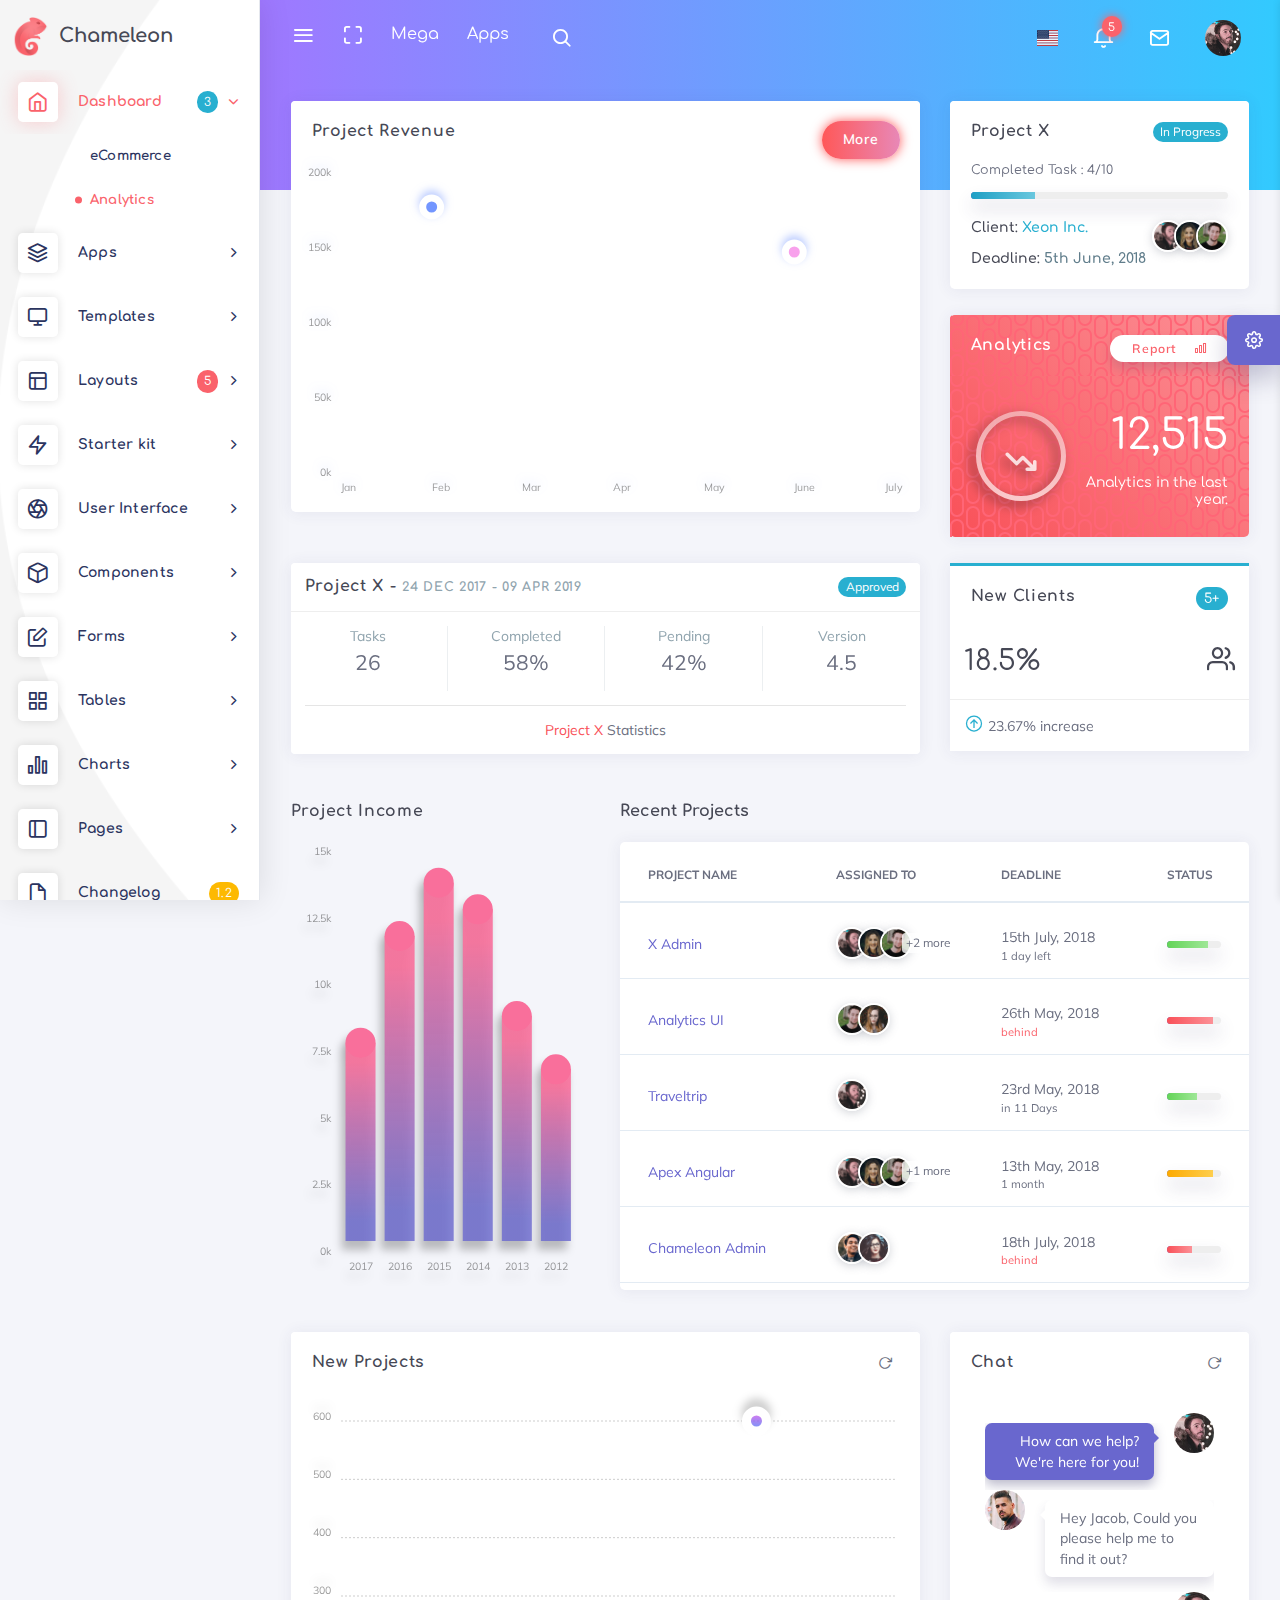
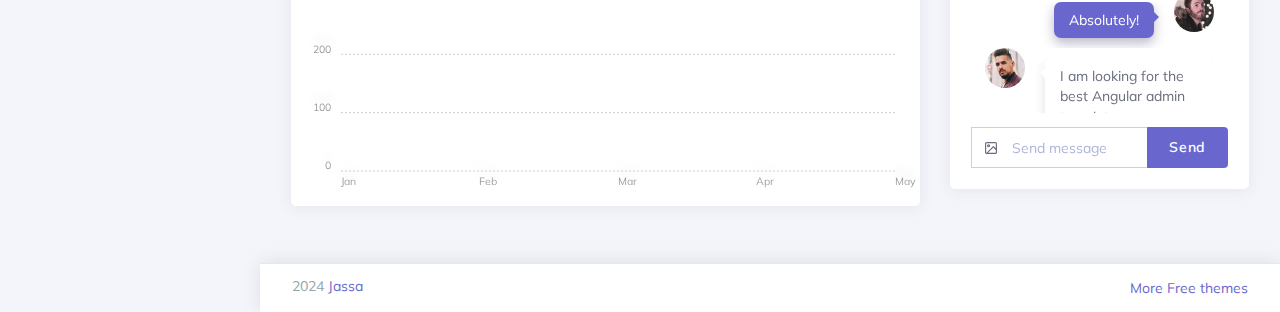
<file: dashboard/index.html>
<!DOCTYPE html>
<html class="loading" lang="en" data-textdirection="ltr">
  <!-- BEGIN: Head-->
  <head>
    <meta http-equiv="Content-Type" content="text/html; charset=UTF-8">
    <meta http-equiv="X-UA-Compatible" content="IE=edge">
    <meta name="viewport" content="width=device-width, initial-scale=1.0, user-scalable=0, minimal-ui">
    <meta name="description" content="Chameleon Admin is a modern Bootstrap 4 webapp &amp; admin dashboard html template with a large number of components, elegant design, clean and organized code.">
    <meta name="keywords" content="admin template, Chameleon admin template, dashboard template, gradient admin template, responsive admin template, webapp, eCommerce dashboard, analytic dashboard">
    <meta name="author" content="ThemeSelect">
    <title>Dashboard Analytics - Chameleon Admin - Modern Bootstrap 4 WebApp & Dashboard HTML Template + UI Kit</title>
    <link rel="apple-touch-icon" href="images/apple-icon-120.png">
    <link rel="shortcut icon" type="image/x-icon" href="images/favicon.ico">
    <link href="https://fonts.googleapis.com/css?family=Muli:300,300i,400,400i,600,600i,700,700i%7CComfortaa:300,400,700" rel="stylesheet">

    <!-- BEGIN: Vendor CSS-->
    <link rel="stylesheet" type="text/css" href="css/vendors.min.css">
    <link rel="stylesheet" type="text/css" href="css/switchery.min.css">
    <link rel="stylesheet" type="text/css" href="css/switch.min.css">
    <link rel="stylesheet" type="text/css" href="css/palette-switch.min.css">
    <link rel="stylesheet" type="text/css" href="css/chartist.css">
    <link rel="stylesheet" type="text/css" href="css/chartist-plugin-tooltip.css">
    <!-- END: Vendor CSS-->

    <!-- BEGIN: Theme CSS-->
    <link rel="stylesheet" type="text/css" href="css/bootstrap.min.css">
    <link rel="stylesheet" type="text/css" href="css/bootstrap-extended.min.css">
    <link rel="stylesheet" type="text/css" href="css/colors.min.css">
    <link rel="stylesheet" type="text/css" href="css/components.min.css">
    <!-- END: Theme CSS-->

    <!-- BEGIN: Page CSS-->
    <link rel="stylesheet" type="text/css" href="css/vertical-menu.min.css">
    <link rel="stylesheet" type="text/css" href="css/palette-gradient.min.css">
    <link rel="stylesheet" type="text/css" href="css/palette-gradient.min.css">
    <link rel="stylesheet" type="text/css" href="css/chat-application.css">
    <link rel="stylesheet" type="text/css" href="css/dashboard-analytics.min.css">
    <!-- END: Page CSS-->

    <!-- BEGIN: Custom CSS-->
    <link rel="stylesheet" type="text/css" href="css/style.css">
    <!-- END: Custom CSS-->

  </head>
  <!-- END: Head-->

  <!-- BEGIN: Body-->
  <body class="vertical-layout vertical-menu 2-columns   fixed-navbar" data-open="click" data-menu="vertical-menu" data-color="bg-gradient-x-purple-blue" data-col="2-columns">

    <!-- BEGIN: Header-->
    <nav class="header-navbar navbar-expand-md navbar navbar-with-menu navbar-without-dd-arrow fixed-top navbar-semi-light"> 
      <div class="navbar-wrapper">
        <div class="navbar-container content">
          <div class="collapse navbar-collapse show" id="navbar-mobile">
            <ul class="nav navbar-nav mr-auto float-left">
              <li class="nav-item mobile-menu d-md-none mr-auto"><a class="nav-link nav-menu-main menu-toggle hidden-xs" href="#"><i class="ft-menu font-large-1"></i></a></li>
              <li class="nav-item d-none d-md-block"><a class="nav-link nav-menu-main menu-toggle hidden-xs" href="#"><i class="ft-menu"></i></a></li>
              <li class="nav-item d-none d-md-block"><a class="nav-link nav-link-expand" href="#"><i class="ficon ft-maximize"></i></a></li>
              <li class="dropdown nav-item mega-dropdown d-none d-md-block"><a class="dropdown-toggle nav-link" href="#" data-toggle="dropdown">Mega</a>
                <ul class="mega-dropdown-menu dropdown-menu row">
                  <li class="col-md-2">
                    <h6 class="dropdown-menu-header text-uppercase mb-1"><i class="ft-link"></i> Quick Links</h6>
                    <ul>
                      <li><a class="my-1" href="chat-application.html"><i class="ft-home"></i> Chat</a></li>
                      <li><a class="my-1" href="table-bootstrap.html"><i class="ft-grid"></i> Tables</a></li>
                      <li><a class="my-1" href="chartist-charts.html"><i class="ft-bar-chart"></i> Charts</a></li>
                      <li><a class="my-1" href="gallery-grid.html"><i class="ft-sidebar"></i> Gallery</a></li>
                    </ul>
                  </li>
                  <li class="col-md-3">
                    <h6 class="dropdown-menu-header text-uppercase mb-1"><i class="ft-star"></i> My Bookmarks</h6>
                    <ul class="ml-2">
                      <li class="list-style-circle"><a class="my-1" href="card-bootstrap.html">
                                                Cards</a></li>
                      <li class="list-style-circle"><a class="my-1" href="full-calender.html"> Calender</a></li>
                      <li class="list-style-circle"><a class="my-1" href="invoice-template.html"> Invoice</a></li>
                      <li class="list-style-circle"><a class="my-1" href="users-contacts.html"> Contact</a></li>
                    </ul>
                  </li>
                  <li class="col-md-3">
                    <h6 class="dropdown-menu-header text-uppercase"><i class="ft-layers"></i> Recent Products</h6>
                    <div class="carousel slide pt-1" id="carousel-example" data-ride="carousel">
                      <div class="carousel-inner" role="listbox">
                        <div class="carousel-item active"><img class="d-block w-100" src="images/carousel/08.jpg" alt="First slide"></div>
                        <div class="carousel-item"><img class="d-block w-100" src="images/carousel/03.jpg" alt="Second slide"></div>
                        <div class="carousel-item"><img class="d-block w-100" src="images/carousel/01.jpg" alt="Third slide"></div>
                      </div><a class="carousel-control-prev" href="#carousel-example" role="button" data-slide="prev"><span class="la la-angle-left" aria-hidden="true"></span><span class="sr-only">Previous</span></a><a class="carousel-control-next" href="#carousel-example" role="button" data-slide="next"><span class="la la-angle-right icon-next" aria-hidden="true"></span><span class="sr-only">Next</span></a>
                      <h5 class="pt-1">Special title treatment</h5>
                      <p>Jelly beans sugar plum.</p>
                    </div>
                  </li>
                  <li class="col-md-4">
                    <h6 class="dropdown-menu-header text-uppercase mb-1"><i class="ft-thumbs-up"></i> Get in touch</h6>
                    <form class="form form-horizontal pt-1">
                      <div class="form-body">
                        <div class="form-group row">
                          <label class="col-sm-3 form-control-label" for="inputName1">Name</label>
                          <div class="col-sm-9">
                            <div class="position-relative has-icon-left">
                              <input class="form-control" id="inputName1" type="text" placeholder="John Doe">
                              <div class="form-control-position pl-1"><i class="ft-user"></i></div>
                            </div>
                          </div>
                        </div>
                        <div class="form-group row">
                          <label class="col-sm-3 form-control-label" for="inputContact1">Contact</label>
                          <div class="col-sm-9">
                            <div class="position-relative has-icon-left">
                              <input class="form-control" id="inputContact1" type="text" placeholder="(123)-456-7890">
                              <div class="form-control-position pl-1"><i class="ft-smartphone"></i></div>
                            </div>
                          </div>
                        </div>
                        <div class="form-group row">
                          <label class="col-sm-3 form-control-label" for="inputEmail1">Email</label>
                          <div class="col-sm-9">
                            <div class="position-relative has-icon-left">
                              <input class="form-control" id="inputEmail1" type="email" placeholder="john@example.com">
                              <div class="form-control-position pl-1"><i class="ft-mail"></i></div>
                            </div>
                          </div>
                        </div>
                        <div class="form-group row">
                          <label class="col-sm-3 form-control-label" for="inputMessage1">Message</label>
                          <div class="col-sm-9">
                            <div class="position-relative has-icon-left">
                              <textarea class="form-control" id="inputMessage1" rows="2" placeholder="Simple Textarea"></textarea>
                              <div class="form-control-position pl-1"><i class="ft-message-circle"></i></div>
                            </div>
                          </div>
                        </div>
                        <div class="row">
                          <div class="col-sm-12 mb-1">
                            <button class="btn btn-danger float-right" type="button"><i class="ft-arrow-right"></i> Submit</button>
                          </div>
                        </div>
                      </div>
                    </form>
                  </li>
                </ul>
              </li>
              <li class="dropdown d-none d-md-block mr-1"><a class="dropdown-toggle nav-link" id="apps-navbar-links" href="#" data-toggle="dropdown">
                                 Apps</a>
                <div class="dropdown-menu">
                  <div class="arrow_box"><a class="dropdown-item" href="email-application.html"><i class="ft-user"></i> Email</a><a class="dropdown-item" href="chat-application.html"><i class="ft-mail"></i> Chat</a><a class="dropdown-item" href="project-summary.html"><i class="ft-briefcase"></i> Project Summary            </a><a class="dropdown-item" href="full-calender.html"><i class="ft-calendar"></i> Calendar            </a></div>
                </div>
              </li>
              <li class="nav-item dropdown navbar-search"><a class="nav-link dropdown-toggle hide" data-toggle="dropdown" href="#"><i class="ficon ft-search"></i></a>
                <ul class="dropdown-menu">
                  <li class="arrow_box">
                    <form>
                      <div class="input-group search-box">
                        <div class="position-relative has-icon-right full-width">
                          <input class="form-control" id="search" type="text" placeholder="Search here...">
                          <div class="form-control-position navbar-search-close"><i class="ft-x"></i></div>
                        </div>
                      </div>
                    </form>
                  </li>
                </ul>
              </li>
            </ul>
            <ul class="nav navbar-nav float-right">         
              <li class="dropdown dropdown-language nav-item"><a class="dropdown-toggle nav-link" id="dropdown-flag" href="#" data-toggle="dropdown" aria-haspopup="true" aria-expanded="false"><i class="flag-icon flag-icon-us"></i><span class="selected-language"></span></a>
                <div class="dropdown-menu" aria-labelledby="dropdown-flag">
                  <div class="arrow_box"><a class="dropdown-item" href="#"><i class="flag-icon flag-icon-us"></i> English</a><a class="dropdown-item" href="#"><i class="flag-icon flag-icon-cn"></i> Chinese</a><a class="dropdown-item" href="#"><i class="flag-icon flag-icon-ru"></i> Russian</a><a class="dropdown-item" href="#"><i class="flag-icon flag-icon-fr"></i> French</a><a class="dropdown-item" href="#"><i class="flag-icon flag-icon-es"></i> Spanish</a></div>
                </div>
              </li>
              <li class="dropdown dropdown-notification nav-item"><a class="nav-link nav-link-label" href="#" data-toggle="dropdown"><i class="ficon ft-bell bell-shake" id="notification-navbar-link"></i><span class="badge badge-pill badge-sm badge-danger badge-up badge-glow">5</span></a>
                <ul class="dropdown-menu dropdown-menu-media dropdown-menu-right">
                  <div class="arrow_box_right">
                    <li class="dropdown-menu-header">
                      <h6 class="dropdown-header m-0"><span class="grey darken-2">Notifications</span></h6>
                    </li>
                    <li class="scrollable-container media-list w-100"><a href="javascript:void(0)">
                        <div class="media">
                          <div class="media-left align-self-center"><i class="ft-share info font-medium-4 mt-2"></i></div>
                          <div class="media-body">
                            <h6 class="media-heading info">New Order Received</h6>
                            <p class="notification-text font-small-3 text-muted text-bold-600">Lorem ipsum dolor sit amet!</p><small>
                              <time class="media-meta text-muted" datetime="2015-06-11T18:29:20+08:00">3:30 PM</time></small>
                          </div>
                        </div></a><a href="javascript:void(0)">
                        <div class="media">
                          <div class="media-left align-self-center"><i class="ft-save font-medium-4 mt-2 warning"></i></div>
                          <div class="media-body">
                            <h6 class="media-heading warning">New User Registered</h6>
                            <p class="notification-text font-small-3 text-muted text-bold-600">Aliquam tincidunt mauris eu risus.</p><small>
                              <time class="media-meta text-muted" datetime="2015-06-11T18:29:20+08:00">10:05 AM</time></small>
                          </div>
                        </div></a><a href="javascript:void(0)">
                        <div class="media">
                          <div class="media-left align-self-center"><i class="ft-repeat font-medium-4 mt-2 danger"></i></div>
                          <div class="media-body">
                            <h6 class="media-heading danger">New Purchase</h6>
                            <p class="notification-text font-small-3 text-muted text-bold-600">Lorem ipsum dolor sit ametest?</p><small>
                              <time class="media-meta text-muted" datetime="2015-06-11T18:29:20+08:00">Yesterday</time></small>
                          </div>
                        </div></a><a href="javascript:void(0)">
                        <div class="media">
                          <div class="media-left align-self-center"><i class="ft-shopping-cart font-medium-4 mt-2 primary"></i></div>
                          <div class="media-body">
                            <h6 class="media-heading primary">New Item In Your Cart</h6><small>
                              <time class="media-meta text-muted" datetime="2015-06-11T18:29:20+08:00">Last week</time></small>
                          </div>
                        </div></a><a href="javascript:void(0)">
                        <div class="media">
                          <div class="media-left align-self-center"><i class="ft-heart font-medium-4 mt-2 info"></i></div>
                          <div class="media-body">
                            <h6 class="media-heading info">New Sale</h6><small>
                              <time class="media-meta text-muted" datetime="2015-06-11T18:29:20+08:00">Last month</time></small>
                          </div>
                        </div></a></li>
                    <li class="dropdown-menu-footer"><a class="dropdown-item info text-right pr-1" href="javascript:void(0)">Read all</a></li>
                  </div>
                </ul>
              </li>
              <li class="dropdown dropdown-notification nav-item"><a class="nav-link nav-link-label" href="#" data-toggle="dropdown"><i class="ficon ft-mail">             </i></a>
                <ul class="dropdown-menu dropdown-menu-media dropdown-menu-right">
                  <div class="arrow_box_right">
                    <li class="dropdown-menu-header">
                      <h6 class="dropdown-header m-0"><span class="grey darken-2">Messages</span></h6>
                    </li>
                    <li class="scrollable-container media-list w-100"><a href="javascript:void(0)">
                        <div class="media">
                          <div class="media-left"><span class="avatar avatar-sm rounded-circle"><img src="images/avatar-s-6.png" alt="avatar"></span></div>
                          <div class="media-body">
                            <h6 class="media-heading text-bold-700">Sarah Montery<i class="ft-circle font-small-2 success float-right"></i></h6>
                            <p class="notification-text font-small-3 text-muted text-bold-600">Everything looks good. I will provide...</p><small>
                              <time class="media-meta text-muted" datetime="2015-06-11T18:29:20+08:00">3:55 PM</time></small>
                          </div>
                        </div></a><a href="javascript:void(0)">
                        <div class="media">
                          <div class="media-left"><span class="avatar avatar-sm rounded-circle"><span class="media-object rounded-circle text-circle bg-warning">E</span></span></div>
                          <div class="media-body">
                            <h6 class="media-heading text-bold-700">Eliza Elliot<i class="ft-circle font-small-2 danger float-right"></i></h6>
                            <p class="notification-text font-small-3 text-muted text-bold-600">Okay. here is some more details...</p><small>
                              <time class="media-meta text-muted" datetime="2015-06-11T18:29:20+08:00">2:10 AM</time></small>
                          </div>
                        </div></a><a href="javascript:void(0)">
                        <div class="media">
                          <div class="media-left"><span class="avatar avatar-sm rounded-circle"><img src="images/avatar-s-3.png" alt="avatar"></span></div>
                          <div class="media-body">
                            <h6 class="media-heading text-bold-700">Kelly Reyes<i class="ft-circle font-small-2 warning float-right"></i></h6>
                            <p class="notification-text font-small-3 text-muted text-bold-600">Check once and let me know if you...</p><small>
                              <time class="media-meta text-muted" datetime="2015-06-11T18:29:20+08:00">Yesterday</time></small>
                          </div>
                        </div></a><a href="javascript:void(0)">
                        <div class="media">
                          <div class="media-left"><span class="avatar avatar-sm rounded-circle"><img src="images/avatar-s-19.png" alt="avatar"></span></div>
                          <div class="media-body">
                            <h6 class="media-heading text-bold-700">Tonny Deep<i class="ft-circle font-small-2 danger float-right"></i></h6>
                            <p class="notification-text font-small-3 text-muted text-bold-600">We will start new project development...</p><small>
                              <time class="media-meta text-muted" datetime="2015-06-11T18:29:20+08:00">Friday</time></small>
                          </div>
                        </div></a></li>
                    <li class="dropdown-menu-footer"><a class="dropdown-item text-right info pr-1" href="javascript:void(0)">Read all</a></li>
                  </div>
                </ul>
              </li>
              <li class="dropdown dropdown-user nav-item"><a class="dropdown-toggle nav-link dropdown-user-link" href="#" data-toggle="dropdown">             <span class="avatar avatar-online"><img src="images/avatar-s-19.png" alt="avatar"></span></a>
                <div class="dropdown-menu dropdown-menu-right">
                  <div class="arrow_box_right"><a class="dropdown-item" href="#"><span class="avatar avatar-online"><img src="images/avatar-s-19.png" alt="avatar"><span class="user-name text-bold-700 ml-1">John Doe</span></span></a>
                    <div class="dropdown-divider"></div><a class="dropdown-item" href="user-profile.html"><i class="ft-user"></i> Edit Profile</a><a class="dropdown-item" href="email-application.html"><i class="ft-mail"></i> My Inbox</a><a class="dropdown-item" href="project-summary.html"><i class="ft-check-square"></i> Task</a><a class="dropdown-item" href="chat-application.html"><i class="ft-message-square"></i> Chats</a>
                    <div class="dropdown-divider"></div><a class="dropdown-item" href="login.html"><i class="ft-power"></i> Logout</a>
                  </div>
                </div>
              </li>
            </ul>
          </div>
        </div>
      </div>
    </nav>
    <!-- END: Header-->


    <!-- BEGIN: Main Menu-->
    <div class="main-menu menu-fixed menu-light menu-accordion    menu-shadow " data-scroll-to-active="true" data-img="images/backgrounds/02.jpg">
      <div class="navbar-header">
        <ul class="nav navbar-nav flex-row">
          <li class="nav-item mr-auto"><a class="navbar-brand" href="index.html"><img class="brand-logo" alt="Chameleon admin logo" src="images/logo/logo.png"/>
              <h3 class="brand-text">Chameleon</h3></a></li>
          <li class="nav-item d-md-none"><a class="nav-link close-navbar"><i class="ft-x"></i></a></li>
        </ul>
      </div>
      <div class="navigation-background"></div>
      <div class="main-menu-content">
        <ul class="navigation navigation-main" id="main-menu-navigation" data-menu="menu-navigation">
          <li class=" nav-item"><a href="index.html"><i class="ft-home"></i><span class="menu-title" data-i18n="">Dashboard</span><span class="badge badge badge-info badge-pill float-right mr-2">3</span></a>
            <ul class="menu-content">
              <li><a class="menu-item" href="dashboard-ecommerce.html">eCommerce</a>
              </li>
              <li class="active"><a class="menu-item" href="dashboard-analytics.html">Analytics</a>
              </li>
            </ul>
          </li>
          <li class=" nav-item"><a href="#"><i class="ft-layers"></i><span class="menu-title" data-i18n="">Apps</span></a>
            <ul class="menu-content">
              <li><a class="menu-item" href="email-application.html">Email Application</a>
              </li>
              <li><a class="menu-item" href="chat-application.html">Chat Application</a>
              </li>
              <li><a class="menu-item" href="full-calender.html">Full Calendar</a>
              </li>
              <li><a class="menu-item" href="project-summary.html">Project Summary</a>
              </li>
              <li><a class="menu-item" href="invoice-template.html">Invoice</a>
              </li>
              <li><a class="menu-item" href="#">Timelines</a>
                <ul class="menu-content">
                  <li><a class="menu-item" href="timeline-center.html">Timelines Center</a>
                  </li>
                  <li><a class="menu-item" href="timeline-horizontal.html">Timelines Horizontal</a>
                  </li>
                </ul>
              </li>
              <li><a class="menu-item" href="user-profile.html">Users Profile</a>
              </li>
              <li><a class="menu-item" href="users-contacts.html">Contact List</a>
              </li>
            </ul>
          </li>
          <li class=" nav-item"><a href="#"><i class="ft-monitor"></i><span class="menu-title" data-i18n="">Templates</span></a>
            <ul class="menu-content">
              <li><a class="menu-item" href="#">Vertical</a>
                <ul class="menu-content">
                  <li><a class="menu-item" href="../vertical-menu-template">Classic Menu</a>
                  </li>
                  <li><a class="menu-item" href="../vertical-modern-menu-template">Modern Menu</a>
                  </li>
                </ul>
              </li>
              <li><a class="menu-item" href="#">Horizontal</a>
                <ul class="menu-content">
                  <li><a class="menu-item" href="../horizontal-menu-template-nav">Full Width</a>
                  </li>
                </ul>
              </li>
            </ul>
          </li>
          <li class=" nav-item"><a href="#"><i class="ft-layout"></i><span class="menu-title" data-i18n="">Layouts</span><span class="badge badge badge-pill badge-danger float-right mr-2">5</span></a>
            <ul class="menu-content">
              <li><a class="menu-item" href="#">Content Sidebar</a>
                <ul class="menu-content">
                  <li><a class="menu-item" href="layout-content-detached-left-sidebar.html">Left sidebar</a>
                  </li>
                  <li><a class="menu-item" href="layout-content-detached-left-sticky-sidebar.html">Sticky left sidebar</a>
                  </li>
                  <li><a class="menu-item" href="layout-content-detached-right-sidebar.html">Right sidebar</a>
                  </li>
                  <li><a class="menu-item" href="layout-content-detached-right-sticky-sidebar.html">Sticky right sidebar</a>
                  </li>
                </ul>
              </li>
              <li class="navigation-divider"></li>
              <li><a class="menu-item" href="navbar-hide-on-scroll-top.html">Hide on Scroll Top</a>
              </li>
              <li><a class="menu-item" href="vertical-nav-compact-menu.html">Compact navigation</a>
              </li>
              <li><a class="menu-item" href="layout-fixed-navbar.html">Fixed navbar</a>
              </li>
              <li><a class="menu-item" href="layout-fixed-navigation.html">Fixed navigation</a>
              </li>
              <li><a class="menu-item" href="layout-fixed-navbar-navigation.html">Fixed navbar &amp; navigation</a>
              </li>
              <li><a class="menu-item" href="layout-fixed-navbar-footer.html">Fixed navbar &amp; footer</a>
              </li>
              <li class="navigation-divider"></li>
              <li><a class="menu-item" href="layout-fixed.html">Fixed layout</a>
              </li>
              <li><a class="menu-item" href="layout-boxed.html">Boxed layout</a>
              </li>
              <li><a class="menu-item" href="layout-static.html">Static layout</a>
              </li>
              <li class="navigation-divider"></li>
              <li><a class="menu-item" href="layout-light.html">Navigation light</a>
              </li>
              <li><a class="menu-item" href="layout-dark.html">Navigation Dark</a>
              </li>
              <li><a class="menu-item" href="vertical-nav-flipped.html">Flipped Navigation</a>
              </li>
            </ul>
          </li>
          <li class=" nav-item"><a href="#"><i class="ft-zap"></i><span class="menu-title" data-i18n="">Starter kit</span></a>
            <ul class="menu-content">
              <li><a class="menu-item" href="#">Content sidebar</a>
                <ul class="menu-content">
                  <li><a class="menu-item" href="../../../starter-kit/ltr/vertical-menu-template/layout-content-detached-left-sidebar.html">Left sidebar</a>
                  </li>
                  <li><a class="menu-item" href="../../../starter-kit/ltr/vertical-menu-template/layout-content-detached-left-sticky-sidebar.html">Sticky left sidebar</a>
                  </li>
                  <li><a class="menu-item" href="../../../starter-kit/ltr/vertical-menu-template/layout-content-detached-right-sidebar.html">Right sidebar</a>
                  </li>
                  <li><a class="menu-item" href="../../../starter-kit/ltr/vertical-menu-template/layout-content-detached-right-sticky-sidebar.html">Sticky right sidebar</a>
                  </li>
                </ul>
              </li>
              <li class="navigation-divider"></li>
              <li><a class="menu-item" href="../../../starter-kit/ltr/vertical-menu-template/layout-fixed-navbar.html">Fixed navbar</a>
              </li>
              <li><a class="menu-item" href="../../../starter-kit/ltr/vertical-menu-template/layout-fixed-navigation.html">Fixed navigation</a>
              </li>
              <li><a class="menu-item" href="../../../starter-kit/ltr/vertical-menu-template/layout-fixed-navbar-navigation.html">Fixed navbar &amp; navigation</a>
              </li>
              <li><a class="menu-item" href="../../../starter-kit/ltr/vertical-menu-template/layout-fixed-navbar-footer.html">Fixed navbar &amp; footer</a>
              </li>
              <li class="navigation-divider"></li>
              <li><a class="menu-item" href="../../../starter-kit/ltr/vertical-menu-template/layout-fixed.html">Fixed layout</a>
              </li>
              <li><a class="menu-item" href="../../../starter-kit/ltr/vertical-menu-template/layout-boxed.html">Boxed layout</a>
              </li>
              <li><a class="menu-item" href="../../../starter-kit/ltr/vertical-menu-template/layout-static.html">Static layout</a>
              </li>
              <li class="navigation-divider"></li>
              <li><a class="menu-item" href="../../../starter-kit/ltr/vertical-menu-template/layout-light.html">Navigation Light</a>
              </li>
              <li><a class="menu-item" href="../../../starter-kit/ltr/vertical-menu-template/layout-dark.html">Navigation Dark</a>
              </li>
            </ul>
          </li>
          <li class=" nav-item"><a href="#"><i class="ft-aperture"></i><span class="menu-title" data-i18n="">User Interface</span></a>
            <ul class="menu-content">
              <li><a class="menu-item" href="#">Content</a>
                <ul class="menu-content">
                  <li><a class="menu-item" href="content-grid.html">Grid</a>
                  </li>
                  <li><a class="menu-item" href="content-typography.html">Typography</a>
                  </li>
                  <li><a class="menu-item" href="content-text-utilities.html">Text utilities</a>
                  </li>
                  <li><a class="menu-item" href="content-syntax-highlighter.html">Syntax highlighter</a>
                  </li>
                  <li><a class="menu-item" href="content-helper-classes.html">Helper classes</a>
                  </li>
                </ul>
              </li>
              <li><a class="menu-item" href="#">Color Palette</a>
                <ul class="menu-content">
                  <li><a class="menu-item" href="color-palette-primary.html">Primary palette</a>
                  </li>
                  <li><a class="menu-item" href="color-palette-danger.html">Danger palette</a>
                  </li>
                  <li><a class="menu-item" href="color-palette-success.html">Success palette</a>
                  </li>
                  <li><a class="menu-item" href="color-palette-warning.html">Warning palette</a>
                  </li>
                  <li><a class="menu-item" href="color-palette-info.html">Info palette</a>
                  </li>
                  <li class="navigation-divider"></li>
                  <li><a class="menu-item" href="color-palette-red.html">Red palette</a>
                  </li>
                  <li><a class="menu-item" href="color-palette-pink.html">Pink palette</a>
                  </li>
                  <li><a class="menu-item" href="color-palette-purple.html">Purple palette</a>
                  </li>
                  <li><a class="menu-item" href="color-palette-blue.html">Blue palette</a>
                  </li>
                  <li><a class="menu-item" href="color-palette-cyan.html">Cyan palette</a>
                  </li>
                  <li><a class="menu-item" href="color-palette-teal.html">Teal palette</a>
                  </li>
                  <li><a class="menu-item" href="color-palette-yellow.html">Yellow palette</a>
                  </li>
                  <li><a class="menu-item" href="color-palette-amber.html">Amber palette</a>
                  </li>
                  <li><a class="menu-item" href="color-palette-blue-grey.html">Blue Grey palette</a>
                  </li>
                </ul>
              </li>
              <li><a class="menu-item" href="card-bootstrap.html">Bootstrap Cards</a>
              </li>
              <li><a class="menu-item" href="card-advanced.html">Advanced Cards</a>
              </li>
              <li><a class="menu-item" href="#">Icons</a>
                <ul class="menu-content">
                  <li><a class="menu-item" href="icons-feather.html">Feather</a>
                  </li>
                  <li><a class="menu-item" href="icons-line-awesome.html">Line Awesome</a>
                  </li>
                  <li><a class="menu-item" href="icons-simple-line-icons.html">Simple Line Icons</a>
                  </li>
                </ul>
              </li>
              <li><a class="menu-item" href="animation.html">Animation</a>
              </li>
            </ul>
          </li>
          <li class=" nav-item"><a href="#"><i class="ft-box"></i><span class="menu-title" data-i18n="">Components</span></a>
            <ul class="menu-content">
              <li><a class="menu-item" href="#">Bootstrap</a>
                <ul class="menu-content">
                  <li><a class="menu-item" href="component-alerts.html">Alerts</a>
                  </li>
                  <li><a class="menu-item" href="component-buttons.html">Buttons</a>
                  </li>
                  <li><a class="menu-item" href="component-carousel.html">Carousel</a>
                  </li>
                  <li><a class="menu-item" href="component-collapse.html">Collapse</a>
                  </li>
                  <li><a class="menu-item" href="component-dropdowns.html">Dropdowns</a>
                  </li>
                  <li><a class="menu-item" href="component-list-group.html">List Group</a>
                  </li>
                  <li><a class="menu-item" href="component-modals.html">Modals</a>
                  </li>
                  <li><a class="menu-item" href="component-pagination.html">Pagination</a>
                  </li>
                  <li><a class="menu-item" href="component-navs-component.html">Navs</a>
                  </li>
                  <li><a class="menu-item" href="component-tabs-component.html">Tabs</a>
                  </li>
                  <li><a class="menu-item" href="component-pills-component.html">Pills</a>
                  </li>
                  <li><a class="menu-item" href="component-tooltips.html">Tooltips</a>
                  </li>
                  <li><a class="menu-item" href="component-popovers.html">Popovers</a>
                  </li>
                  <li><a class="menu-item" href="component-badges.html">Badges</a>
                  </li>
                  <li><a class="menu-item" href="component-pill-badges.html">Pill Badges</a>
                  </li>
                  <li><a class="menu-item" href="component-progress.html">Progress</a>
                  </li>
                  <li><a class="menu-item" href="component-media-objects.html">Media Objects</a>
                  </li>
                  <li><a class="menu-item" href="component-spinner.html">Spinner</a>
                  </li>
                  <li><a class="menu-item" href="component-toast.html">Toast</a>
                  </li>
                </ul>
              </li>
              <li><a class="menu-item" href="#">Extra</a>
                <ul class="menu-content">
                  <li><a class="menu-item" href="ex-component-sweet-alerts.html">Sweet Alerts</a>
                  </li>
                  <li><a class="menu-item" href="ex-component-toastr.html">Toastr</a>
                  </li>
                  <li><a class="menu-item" href="ex-component-ratings.html">Ratings</a>
                  </li>
                  <li><a class="menu-item" href="ex-component-tour.html">Tour</a>
                  </li>
                  <li><a class="menu-item" href="#">Editors</a>
                    <ul class="menu-content">
                      <li><a class="menu-item" href="editor-ckeditor.html">CKEditor</a>
                      </li>
                      <li><a class="menu-item" href="editor-tinymce.html">TinyMCE</a>
                      </li>
                    </ul>
                  </li>
                  <li><a class="menu-item" href="pickers-date-&amp;-time-picker.html">Date &amp; Time Picker</a>
                  </li>
                  <li><a class="menu-item" href="block-ui.html">Block UI</a>
                  </li>
                  <li><a class="menu-item" href="file-uploader-dropzone.html">File Uploader</a>
                  </li>
                </ul>
              </li>
            </ul>
          </li>
          <li class=" nav-item"><a href="#"><i class="ft-edit"></i><span class="menu-title" data-i18n="">Forms</span></a>
            <ul class="menu-content">
              <li><a class="menu-item" href="#">Form Elements</a>
                <ul class="menu-content">
                  <li><a class="menu-item" href="form-inputs.html">Form Inputs</a>
                  </li>
                  <li><a class="menu-item" href="form-switch.html">Switch</a>
                  </li>
                  <li><a class="menu-item" href="form-select2.html">Select2</a>
                  </li>
                  <li><a class="menu-item" href="form-checkboxes-radios.html">Checkboxes &amp; Radios</a>
                  </li>
                  <li><a class="menu-item" href="form-tags-input.html">Tags Input</a>
                  </li>
                  <li><a class="menu-item" href="form-validation.html">Validation</a>
                  </li>
                  <li><a class="menu-item" href="form-extended-inputs.html">Extended Inputs</a>
                  </li>
                </ul>
              </li>
              <li><a class="menu-item" href="#">Form Layouts</a>
                <ul class="menu-content">
                  <li><a class="menu-item" href="form-layout-basic.html">Basic Forms</a>
                  </li>
                  <li><a class="menu-item" href="form-layout-horizontal.html">Horizontal Forms</a>
                  </li>
                  <li><a class="menu-item" href="form-layout-hidden-labels.html">Hidden Labels</a>
                  </li>
                </ul>
              </li>
              <li><a class="menu-item" href="form-wizard.html">Form Wizard</a>
              </li>
              <li><a class="menu-item" href="form-repeater.html">Form Repeater</a>
              </li>
            </ul>
          </li>
          <li class=" nav-item"><a href="#"><i class="ft-grid"></i><span class="menu-title" data-i18n="">Tables</span></a>
            <ul class="menu-content">
              <li><a class="menu-item" href="table-bootstrap.html">Bootstrap Tables</a>
              </li>
              <li><a class="menu-item" href="#">DataTables</a>
                <ul class="menu-content">
                  <li><a class="menu-item" href="dt-basic-initialization.html">Basic Initialisation</a>
                  </li>
                  <li><a class="menu-item" href="dt-styling.html">Styling</a>
                  </li>
                  <li><a class="menu-item" href="dt-data-sources.html">Data Sources</a>
                  </li>
                  <li><a class="menu-item" href="dt-advanced-initialization.html">Advanced initialisation</a>
                  </li>
                  <li><a class="menu-item" href="dt-api.html">API</a>
                  </li>
                </ul>
              </li>
            </ul>
          </li>
          <li class=" nav-item"><a href="#"><i class="ft-bar-chart-2"></i><span class="menu-title" data-i18n="">Charts</span></a>
            <ul class="menu-content">
              <li><a class="menu-item" href="chartist-charts.html">Chartist</a>
              </li>
              <li><a class="menu-item" href="chartjs-charts.html">Chartjs</a>
              </li>
              <li><a class="menu-item" href="#">Maps</a>
                <ul class="menu-content">
                  <li><a class="menu-item" href="google-maps.html">Google Maps</a>
                  </li>
                  <li><a class="menu-item" href="jvector-maps.html">jVector Map</a>
                  </li>
                </ul>
              </li>
            </ul>
          </li>
          <li class=" nav-item"><a href="#"><i class="ft-sidebar"></i><span class="menu-title" data-i18n="">Pages</span></a>
            <ul class="menu-content">
              <li><a class="menu-item" href="gallery-grid.html">Gallery</a>
              </li>
              <li><a class="menu-item" href="search.html">Search</a>
              </li>
              <li><a class="menu-item" href="#">Authentication</a>
                <ul class="menu-content">
                  <li><a class="menu-item" href="login.html">Login</a>
                  </li>
                  <li><a class="menu-item" href="register.html">Register</a>
                  </li>
                  <li><a class="menu-item" href="unlock-user.html">Unlock User</a>
                  </li>
                  <li><a class="menu-item" href="recover-password.html">Recover password</a>
                  </li>
                </ul>
              </li>
              <li><a class="menu-item" href="#">Error</a>
                <ul class="menu-content">
                  <li><a class="menu-item" href="error-400.html">Error 400</a>
                  </li>
                  <li><a class="menu-item" href="error-401.html">Error 401</a>
                  </li>
                  <li><a class="menu-item" href="error-403.html">Error 403</a>
                  </li>
                  <li><a class="menu-item" href="error-404.html">Error 404</a>
                  </li>
                  <li><a class="menu-item" href="error-500.html">Error 500</a>
                  </li>
                </ul>
              </li>
              <li><a class="menu-item" href="coming-soon.html">Coming Soon</a>
              </li>
              <li><a class="menu-item" href="under-maintenance.html">Maintenance</a>
              </li>
            </ul>
          </li>
          <li class=" nav-item"><a href="changelog.html"><i class="ft-file"></i><span class="menu-title" data-i18n="">Changelog</span><span class="badge badge badge-pill badge-warning float-right">1.2</span></a>
          </li>
          <li class=" nav-item"><a href="#"><i class="ft-server"></i><span class="menu-title" data-i18n="">Menu levels</span></a>
            <ul class="menu-content">
              <li><a class="menu-item" href="#">Second level</a>
              </li>
              <li><a class="menu-item" href="#">Second level child</a>
                <ul class="menu-content">
                  <li><a class="menu-item" href="#">Third level</a>
                  </li>
                </ul>
              </li>
            </ul>
          </li>
         
        </ul>
      </div>
    </div>
    <!-- END: Main Menu-->

    <!-- BEGIN: Content-->
    <div class="app-content content">
      <div class="content-wrapper">
        <div class="content-wrapper-before"></div>
        <div class="content-header row">
        </div>
        <div class="content-body"><!-- Revenue, Hit Rate & Deals -->
<div class="row">
    <div class="col-lg-8 col-md-12">
        <div class="card">
            <div class="card-header">
                <h4 class="card-title">Project Revenue</h4>
                <a class="heading-elements-toggle"><i class="la la-ellipsis-v font-medium-3"></i></a>
                <div class="heading-elements">
                    <ul class="list-inline mb-0">
                        <li><button type="button" class="btn btn-glow btn-round btn-bg-gradient-x-red-pink">More</button></li>
                    </ul>
                </div>
            </div>
            <div class="card-content collapse show">
                <div class="card-body p-0 pb-0">
                    <div class="chartist">
                        <div id="project-stats" class="height-350 areaGradientShadow1"></div>
                    </div>
                </div>
            </div>
        </div>
    </div>
    <div class="col-lg-4 col-md-12">
        <div class="row">
            <div class="col-12">
                <div class="card pull-up">
                    <div class="card-header">
                        <h4 class="card-title float-left">Project X</h4><a class="heading-elements-toggle"><i class="la la-ellipsis-v font-medium-3"></i></a>
                        <span class="badge badge-pill badge-info float-right m-0">In Progress</span>
                    </div>
                    <div class="card-content collapse show">
                        <div class="card-body pt-0 pb-1">
                            <h6 class="text-muted font-small-3"> Completed Task : 4/10</h6>
                            <div class="progress progress-sm mt-1 mb-0 box-shadow-2">
                                <div class="progress-bar bg-gradient-x-info" role="progressbar" style="width: 25%" aria-valuenow="25" aria-valuemin="0" aria-valuemax="100"></div>
                            </div>
                            <div class="media d-flex">
                                <div class="align-self-center">
                                    <h6 class="text-bold-600 mt-2"> Client: <span class="info">Xeon Inc.</span></h6>
                                    <h6 class="text-bold-600 mt-1"> Deadline: <span class="blue-grey">5th June, 2018</span></h6>
                                </div>
                                <div class="media-body text-right mt-2">
                                    <ul class="list-unstyled users-list">
                                        <li data-toggle="tooltip" data-popup="tooltip-custom" data-original-title="John Doe" class="avatar avatar-sm pull-up">
                                            <img class="media-object rounded-circle" src="images/avatar-s-19.png" alt="Avatar">
                                        </li>
                                        <li data-toggle="tooltip" data-popup="tooltip-custom" data-original-title="Katherine Nichols" class="avatar avatar-sm pull-up">
                                            <img class="media-object rounded-circle" src="images/avatar-s-18.png" alt="Avatar">
                                        </li>
                                        <li data-toggle="tooltip" data-popup="tooltip-custom" data-original-title="Joseph Weaver" class="avatar avatar-sm pull-up">
                                            <img class="media-object rounded-circle" src="images/avatar-s-17.png" alt="Avatar">
                                        </li>
                                    </ul>
                                </div>
                            </div>
                        </div>
                    </div>
                </div>
            </div>
        </div>
        <div class="row">
            <div class="col-12">
                <div class="card pull-up bg-gradient-directional-danger">
                    <div class="card-header bg-hexagons-danger">
                        <h4 class="card-title white">Analytics</h4>
                        <a class="heading-elements-toggle"><i class="la la-ellipsis-v font-medium-3"></i></a>
                        <div class="heading-elements">
                            <ul class="list-inline mb-0">
                                <li>
                                    <a class="btn btn-sm btn-white danger box-shadow-1 round btn-min-width pull-right" href="#" target="_blank">Report <i class="ft-bar-chart pl-1"></i></a>
                                </li>
                            </ul>
                        </div>
                    </div>
                    <div class="card-content collapse show bg-hexagons-danger">
                        <div class="card-body">
                            <div class="media d-flex">
                                <div class="align-self-center width-100">
                                    <div id="Analytics-donut-chart" class="height-100 donutShadow"></div>
                                </div>
                                <div class="media-body text-right mt-1">
                                    <h3 class="font-large-2 white">12,515</h3>
                                    <h6 class="mt-1"><span class="text-muted white">Analytics in the <a href="#" class="darken-2 white">last year.</a></span></h6>
                                </div>
                            </div>
                        </div>
                    </div>
                </div>
            </div>
        </div>
    </div>
</div>
<!--/ Revenue, Hit Rate & Deals -->
<!-- Emails Products & Avg Deals -->
<div class="row">
    <div class="col-md-12 col-lg-8">
        <div class="card">
            <div class="card-header p-1">
                <h4 class="card-title float-left">Project X - <span class="blue-grey lighten-2 font-small-3 mb-0">24 DEC 2017 - 09 APR 2019</span></h4>
                <span class="badge badge-pill badge-info float-right m-0">Approved</span>
            </div>
            <div class="card-content collapse show">
                <div class="card-footer text-center p-1">
                    <div class="row">
                        <div class="col-md-3 col-12 border-right-blue-grey border-right-lighten-5 text-center">
                            <p class="blue-grey lighten-2 mb-0">Tasks</p>
                            <p class="font-medium-5 text-bold-400">26</p>
                        </div>
                        <div class="col-md-3 col-12 border-right-blue-grey border-right-lighten-5 text-center">
                            <p class="blue-grey lighten-2 mb-0">Completed</p>
                            <p class="font-medium-5 text-bold-400">58%</p>
                        </div>
                        <div class="col-md-3 col-12 border-right-blue-grey border-right-lighten-5 text-center">
                            <p class="blue-grey lighten-2 mb-0">Pending</p>
                            <p class="font-medium-5 text-bold-400">42%</p>
                        </div>
                        <div class="col-md-3 col-12 text-center">
                            <p class="blue-grey lighten-2 mb-0">Version</p>
                            <p class="font-medium-5 text-bold-400">4.5</p>
                        </div>
                    </div>
                    <hr>
                    <span class="text-muted"><a href="#" class="danger darken-2">Project X</a> Statistics</span>
                </div>
            </div>
        </div>
    </div>
    <div class="col-md-12 col-lg-4">
        <div class="card pull-up border-top-info border-top-3 rounded-0">
            <div class="card-header">
                <h4 class="card-title">New Clients <span class="badge badge-pill badge-info float-right m-0">5+</span></h4>
            </div>
            <div class="card-content collapse show">
                <div class="card-body p-1">
                    <h4 class="font-large-1 text-bold-400">18.5% <i class="ft-users float-right"></i></h4>
                </div>
                <div class="card-footer p-1">
                    <span class="text-muted"><i class="la la-arrow-circle-o-up info"></i> 23.67% increase</span>
                </div>
            </div>
        </div>
    </div>
</div>
<!--/ Emails Products & Avg Deals -->
<!-- Chat and Recent Projects -->
<div class="row match-height">
    <div class="col-xl-4 col-lg-6 col-md-12">
        <div class="card card-transparent">
            <div class="card-header bg-transparent pl-0">
                <h5 class="card-title text-bold-700">Project Income</h5>
                <a class="heading-elements-toggle"><i class="la la-ellipsis-v font-medium-3"></i></a>
            </div>
            <div class="card-content">
                <div id="project-income-chart" class="height-450 BarChartShadow"></div>
            </div>
        </div>
    </div>
    <div class="col-xl-8 col-lg-6 col-md-12">
        <h5 class="card-title text-bold-700 my-2">Recent Projects</h5>
        <div class="card">            
            <div class="card-content">
                <div id="recent-projects" class="media-list position-relative">
                    <div class="table-responsive">
                        <table class="table table-padded table-xl mb-0" id="recent-project-table">
                            <thead>
                                <tr>
                                    <th class="border-top-0">Project Name</th>
                                    <th class="border-top-0">Assigned to</th>
                                    <th class="border-top-0">Deadline</th>
                                    <th class="border-top-0">Status</th>
                                </tr>
                            </thead>
                            <tbody>
                                <tr>
                                    <td class="text-truncate align-middle">
                                        <a href="#">X Admin</a>
                                    </td>
                                    <td class="text-truncate">
                                        <ul class="list-unstyled users-list m-0">
                                            <li data-toggle="tooltip" data-popup="tooltip-custom" data-original-title="John Doe" class="avatar avatar-sm pull-up">
                                                <img class="media-object rounded-circle" src="images/avatar-s-19.png" alt="Avatar">
                                            </li>
                                            <li data-toggle="tooltip" data-popup="tooltip-custom" data-original-title="Katherine Nichols" class="avatar avatar-sm pull-up">
                                                <img class="media-object rounded-circle" src="images/avatar-s-18.png" alt="Avatar">
                                            </li>
                                            <li data-toggle="tooltip" data-popup="tooltip-custom" data-original-title="Joseph Weaver" class="avatar avatar-sm pull-up">
                                                <img class="media-object rounded-circle" src="images/avatar-s-17.png" alt="Avatar">
                                            </li>
                                            <li class="avatar avatar-sm">
                                                <span class="badge badge-info">+2 more</span>
                                            </li>
                                        </ul>
                                    </td>
                                    <td class="text-truncate pb-0">
                                        <span>15th July, 2018</span>
                                        <p class="font-small-2 text-muted"> 1 day left</p>
                                    </td>
                                    <td>
                                        <div class="progress progress-sm mt-1 mb-0 box-shadow-2">
                                            <div class="progress-bar bg-gradient-x-success" role="progressbar" style="width: 75%" aria-valuenow="75" aria-valuemin="0" aria-valuemax="100"></div>
                                        </div>
                                    </td>
                                </tr>                                
                                <tr>
                                    <td class="text-truncate align-middle">
                                        <a href="#">Analytics UI</a>
                                    </td>
                                    <td class="text-truncate">
                                        <ul class="list-unstyled users-list m-0">
                                            <li data-toggle="tooltip" data-popup="tooltip-custom" data-original-title="John Doe" class="avatar avatar-sm pull-up">
                                                <img class="media-object rounded-circle" src="images/avatar-s-17.png" alt="Avatar">
                                            </li>
                                            <li data-toggle="tooltip" data-popup="tooltip-custom" data-original-title="Katherine Nichols" class="avatar avatar-sm pull-up">
                                                <img class="media-object rounded-circle" src="images/avatar-s-14.png" alt="Avatar">
                                            </li>
                                        </ul>
                                    </td>
                                    <td class="text-truncate pb-0">
                                        <span>26th May, 2018</span>
                                        <p class="font-small-2 text-muted danger"> behind</p>
                                    </td>
                                    <td>
                                        <div class="progress progress-sm mt-1 mb-0 box-shadow-2">
                                            <div class="progress-bar bg-gradient-x-danger" role="progressbar" style="width: 85%" aria-valuenow="85" aria-valuemin="0" aria-valuemax="100"></div>
                                        </div>
                                    </td>
                                </tr>
                                <tr>
                                    <td class="text-truncate align-middle">
                                        <a href="#">Traveltrip</a>
                                    </td>
                                    <td class="text-truncate">
                                        <ul class="list-unstyled users-list m-0">
                                            <li data-toggle="tooltip" data-popup="tooltip-custom" data-original-title="John Doe" class="avatar avatar-sm pull-up">
                                                <img class="media-object rounded-circle" src="images/avatar-s-19.png" alt="Avatar">
                                            </li>
                                        </ul>
                                    </td>
                                    <td class="text-truncate pb-0">
                                        <span>23rd May, 2018</span>
                                        <p class="font-small-2 text-muted"> in 11 Days</p>
                                    </td>
                                    <td>
                                        <div class="progress progress-sm mt-1 mb-0 box-shadow-2">
                                            <div class="progress-bar bg-gradient-x-success" role="progressbar" style="width: 55%" aria-valuenow="55" aria-valuemin="0" aria-valuemax="100"></div>
                                        </div>
                                    </td>
                                </tr>
                                <tr>
                                    <td class="text-truncate align-middle">
                                        <a href="#">Apex Angular</a>
                                    </td>
                                    <td class="text-truncate">
                                        <ul class="list-unstyled users-list m-0">
                                            <li data-toggle="tooltip" data-popup="tooltip-custom" data-original-title="John Doe" class="avatar avatar-sm pull-up">
                                                <img class="media-object rounded-circle" src="images/avatar-s-19.png" alt="Avatar">
                                            </li>
                                            <li data-toggle="tooltip" data-popup="tooltip-custom" data-original-title="Katherine Nichols" class="avatar avatar-sm pull-up">
                                                <img class="media-object rounded-circle" src="images/avatar-s-18.png" alt="Avatar">
                                            </li>
                                            <li data-toggle="tooltip" data-popup="tooltip-custom" data-original-title="Joseph Weaver" class="avatar avatar-sm pull-up">
                                                <img class="media-object rounded-circle" src="images/avatar-s-17.png" alt="Avatar">
                                            </li>
                                            <li class="avatar avatar-sm">
                                                <span class="badge badge-info">+1 more</span>
                                            </li>
                                        </ul>
                                    </td>
                                    <td class="text-truncate pb-0">
                                        <span>13th May, 2018</span>
                                        <p class="font-small-2 text-muted"> 1 month</p>
                                    </td>
                                    <td>
                                        <div class="progress progress-sm mt-1 mb-0 box-shadow-2">
                                            <div class="progress-bar bg-gradient-x-warning" role="progressbar" style="width: 85%" aria-valuenow="85" aria-valuemin="0" aria-valuemax="100"></div>
                                        </div>
                                    </td>
                                </tr>
                                <tr>
                                    <td class="text-truncate align-middle">
                                        <a href="#">Chameleon Admin</a>
                                    </td>
                                    <td class="text-truncate">
                                        <ul class="list-unstyled users-list m-0">
                                            <li data-toggle="tooltip" data-popup="tooltip-custom" data-original-title="John Doe" class="avatar avatar-sm pull-up">
                                                <img class="media-object rounded-circle" src="images/avatar-s-11.png" alt="Avatar">
                                            </li>
                                            <li data-toggle="tooltip" data-popup="tooltip-custom" data-original-title="Katherine Nichols" class="avatar avatar-sm pull-up">
                                                <img class="media-object rounded-circle" src="images/avatar-s-12.png" alt="Avatar">
                                            </li>
                                        </ul>
                                    </td>
                                    <td class="text-truncate pb-0">
                                        <span>18th July, 2018</span>
                                        <p class="font-small-2 text-muted danger"> behind</p>
                                    </td>
                                    <td>
                                        <div class="progress progress-sm mt-1 mb-0 box-shadow-2">
                                            <div class="progress-bar bg-gradient-x-danger" role="progressbar" style="width: 45%" aria-valuenow="45" aria-valuemin="0" aria-valuemax="100"></div>
                                        </div>
                                    </td>
                                </tr>
                            </tbody>
                        </table>
                    </div>
                </div>
            </div>
        </div>
    </div>
</div>
<!--/ Products sell and New Orders -->
<!-- Total earning & Recent Sales  -->
<div class="row mt-1">
    <div class="col-md-12 col-lg-6 col-xl-8">
        <div class="card">
            <div class="card-header">
                <h4 class="card-title">New Projects</h4>
                <a class="heading-elements-toggle">
		  <i class="la la-ellipsis-v font-medium-3"></i>
		</a>
                <div class="heading-elements">
                    <ul class="list-inline mb-0">
                        <li>
                            <a data-action="reload">
				<i class="ft-rotate-cw"></i>
			  </a>
                        </li>
                    </ul>
                </div>
            </div>
            <div class="card-content mt-1">
                <div id="new-projects" class="height-400 GradientlineShadow"></div>
            </div>
        </div>
    </div>
    <div class="col-md-12 col-lg-6 col-xl-4">
        <div class="card">
            <div class="card-header">
                <h4 class="card-title">Chat</h4>
                <a class="heading-elements-toggle">
		  <i class="la la-ellipsis-v font-medium-3"></i>
		</a>
                <div class="heading-elements">
                    <ul class="list-inline mb-0">
                        <li>
                            <a data-action="reload">
				<i class="ft-rotate-cw"></i>
			  </a>
                        </li>
                    </ul>
                </div>
            </div>
            <div class="card-content">
                <div class="card-body chat-application">
                    <div class="chats height-300">
                        <div class="chats">
                            <div class="chat">
                                <div class="chat-avatar">
                                    <a class="avatar" data-toggle="tooltip" href="#" data-placement="right" title="" data-original-title="">
					<img src="images/avatar-s-19.jpg" alt="avatar" />
				  </a>
                                </div>
                                <div class="chat-body">
                                    <div class="chat-content">
                                        <p>How can we help? We're here for you!</p>
                                    </div>
                                </div>
                            </div>
                            <div class="chat chat-left">
                                <div class="chat-avatar">
                                    <a class="avatar" data-toggle="tooltip" href="#" data-placement="left" title="" data-original-title="">
					<img src="images/avatar-s-15.jpg" alt="avatar" />
				  </a>
                                </div>
                                <div class="chat-body">
                                    <div class="chat-content">
                                        <p>Hey Jacob, Could you please help me to find it out?</p>
                                    </div>
                                </div>
                            </div>
                            <div class="chat">
                                <div class="chat-avatar">
                                    <a class="avatar" data-toggle="tooltip" href="#" data-placement="right" title="" data-original-title="">
					<img src="images/avatar-s-19.jpg" alt="avatar" />
				  </a>
                                </div>
                                <div class="chat-body">
                                    <div class="chat-content">
                                        <p>Absolutely!</p>
                                    </div>
                                </div>
                            </div>
                            <div class="chat chat-left">
                                <div class="chat-avatar">
                                    <a class="avatar" data-toggle="tooltip" href="#" data-placement="left" title="" data-original-title="">
					<img src="images/avatar-s-15.jpg" alt="avatar" />
				  </a>
                                </div>
                                <div class="chat-body">
                                    <div class="chat-content">
                                        <p>I am looking for the best Angular admin template.</p>
                                        <p>It should be Bootstrap 4 compatible.</p>
                                    </div>
                                </div>
                            </div>
                            <div class="chat">
                                <div class="chat-avatar">
                                    <a class="avatar" data-toggle="tooltip" href="#" data-placement="right" title="" data-original-title="">
					<img src="images/avatar-s-19.jpg" alt="avatar" />
				  </a>
                                </div>
                                <div class="chat-body">
                                    <div class="chat-content">
                                        <p>Crest admin is the responsive Angular 5 bootstrap 4 admin template.</p>
                                    </div>
                                </div>
                            </div>
                            <div class="chat chat-left">
                                <div class="chat-avatar">
                                    <a class="avatar" data-toggle="tooltip" href="#" data-placement="left" title="" data-original-title="">
					<img src="images/avatar-s-15.jpg" alt="avatar" />
				  </a>
                                </div>
                                <div class="chat-body">
                                    <div class="chat-content">
                                        <p>Looks clean and fresh UI.</p>
                                    </div>
                                    <div class="chat-content">
                                        <p>It's perfect for my next project.</p>
                                    </div>
                                </div>
                            </div>
                            <div class="chat">
                                <div class="chat-avatar">
                                    <a class="avatar" data-toggle="tooltip" href="#" data-placement="right" title="" data-original-title="">
					<img src="images/avatar-s-19.jpg" alt="avatar" />
				  </a>
                                </div>
                                <div class="chat-body">
                                    <div class="chat-content">
                                        <p>Thanks a lot!</p>
                                    </div>
                                </div>
                            </div>
                            <div class="chat chat-left">
                                <div class="chat-avatar">
                                    <a class="avatar" data-toggle="tooltip" href="#" data-placement="left" title="" data-original-title="">
					<img src="images/avatar-s-15.jpg" alt="avatar" />
				  </a>
                                </div>
                                <div class="chat-body">
                                    <div class="chat-content">
                                        <p>How can I purchase it?</p>
                                    </div>
                                </div>
                            </div>
                            <div class="chat">
                                <div class="chat-avatar">
                                    <a class="avatar" data-toggle="tooltip" href="#" data-placement="right" title="" data-original-title="">
					<img src="images/avatar-s-19.jpg" alt="avatar" />
				  </a>
                                </div>
                                <div class="chat-body">
                                    <div class="chat-content">
                                        <p>From Wrapbootstrap.</p>
                                    </div>
                                </div>
                            </div>
                            <div class="chat chat-left">
                                <div class="chat-avatar">
                                    <a class="avatar" data-toggle="tooltip" href="#" data-placement="left" title="" data-original-title="">
					<img src="images/avatar-s-15.jpg" alt="avatar" />
				  </a>
                                </div>
                                <div class="chat-body">
                                    <div class="chat-content">
                                        <p>I will purchase it for sure.</p>
                                    </div>
                                    <div class="chat-content">
                                        <p>Thanks.</p>
                                    </div>
                                </div>
                            </div>
                            <div class="chat">
                                <div class="chat-avatar">
                                    <a class="avatar" data-toggle="tooltip" href="#" data-placement="right" title="" data-original-title="">
					<img src="images/avatar-s-19.jpg" alt="avatar" />
				  </a>
                                </div>
                                <div class="chat-body">
                                    <div class="chat-content">
                                        <p>Great!!</p>
                                    </div>
                                </div>
                            </div>
                        </div>
                    </div>
                    <form class="chat-app-input mt-1 row">
                        <div class="col-12">
                            <fieldset>
                                <div class="input-group position-relative has-icon-left">
                                    <div class="form-control-position">
                                        <span id="basic-addon3"><i class="ft-image"></i></span>
                                    </div>
                                    <input type="text" class="form-control" placeholder="Send message" aria-describedby="button-addon2">
                                    <div class="input-group-append">
                                        <button class="btn btn-primary" type="button">Send</button>
                                    </div>
                                </div>
                            </fieldset>
                        </div>
                    </form>
                </div>
            </div>
        </div>
    </div>
</div>
<!--/ Total earning & Recent Sales  -->
        </div>
      </div>
    </div>
    <!-- END: Content-->


    <!-- BEGIN: Customizer-->
    <div class="customizer border-left-blue-grey border-left-lighten-4 d-none d-xl-block"><a class="customizer-close" href="#"><i class="ft-x font-medium-3"></i></a><a class="customizer-toggle bg-primary box-shadow-3" href="#" id="customizer-toggle-setting"><i class="ft-settings font-medium-3 spinner white"></i></a><div class="customizer-content p-2">
	<h5 class="mt-1 mb-1 text-bold-500">Navbar Color Options</h5>
	<div class="navbar-color-options clearfix">
		<div class="gradient-colors mb-1 clearfix">
			<div class="bg-gradient-x-purple-blue navbar-color-option" data-bg="bg-gradient-x-purple-blue" title="bg-gradient-x-purple-blue"></div>
			<div class="bg-gradient-x-purple-red navbar-color-option" data-bg="bg-gradient-x-purple-red" title="bg-gradient-x-purple-red"></div>
			<div class="bg-gradient-x-blue-green navbar-color-option" data-bg="bg-gradient-x-blue-green" title="bg-gradient-x-blue-green"></div>
			<div class="bg-gradient-x-orange-yellow navbar-color-option" data-bg="bg-gradient-x-orange-yellow" title="bg-gradient-x-orange-yellow"></div>
			<div class="bg-gradient-x-blue-cyan navbar-color-option" data-bg="bg-gradient-x-blue-cyan" title="bg-gradient-x-blue-cyan"></div>
			<div class="bg-gradient-x-red-pink navbar-color-option" data-bg="bg-gradient-x-red-pink" title="bg-gradient-x-red-pink"></div>
		</div>
		<div class="solid-colors clearfix">
			<div class="bg-primary navbar-color-option" data-bg="bg-primary" title="primary"></div>
			<div class="bg-success navbar-color-option" data-bg="bg-success" title="success"></div>
			<div class="bg-info navbar-color-option" data-bg="bg-info" title="info"></div>
			<div class="bg-warning navbar-color-option" data-bg="bg-warning" title="warning"></div>
			<div class="bg-danger navbar-color-option" data-bg="bg-danger" title="danger"></div>
			<div class="bg-blue navbar-color-option" data-bg="bg-blue" title="blue"></div>
		</div>
	</div>

	<hr>

	<h5 class="my-1 text-bold-500">Layout Options</h5>
	<div class="row">
		<div class="col-12">
			<div class="d-inline-block custom-control custom-radio mb-1 col-4">
				<input type="radio" class="custom-control-input bg-primary" name="layouts" id="default-layout" checked>
				<label class="custom-control-label" for="default-layout">Default</label>
			</div>
			<div class="d-inline-block custom-control custom-radio mb-1 col-4">
				<input type="radio" class="custom-control-input bg-primary" name="layouts" id="fixed-layout">
				<label class="custom-control-label" for="fixed-layout">Fixed</label>
			</div>
			<div class="d-inline-block custom-control custom-radio mb-1 col-4">
				<input type="radio" class="custom-control-input bg-primary" name="layouts" id="static-layout">
				<label class="custom-control-label" for="static-layout">Static</label>
			</div>
			<div class="d-inline-block custom-control custom-radio mb-1">
				<input type="radio" class="custom-control-input bg-primary" name="layouts" id="boxed-layout">
				<label class="custom-control-label" for="boxed-layout">Boxed</label>
			</div>
		</div>
	</div>
	<div class="row">
		<div class="col-12">
			<div class="d-inline-block custom-control custom-checkbox mb-1">
				<input type="checkbox" class="custom-control-input bg-primary" name="right-side-icons" id="right-side-icons">
				<label class="custom-control-label" for="right-side-icons">Right Side Icons</label>
			</div>
		</div>
	</div>

	<hr>

	<h5 class="mt-1 mb-1 text-bold-500">Sidebar menu Background</h5>
	<!-- <div class="sidebar-color-options clearfix">
		<div class="bg-black sidebar-color-option" data-sidebar="menu-dark" title="black"></div>
		<div class="bg-white sidebar-color-option" data-sidebar="menu-light" title="white"></div>
	</div> -->
	<div class="row sidebar-color-options ml-0">
		<label for="sidebar-color-option" class="card-title font-medium-2 mr-2">White Mode</label>
		<div class="text-center mb-1">
			<input type="checkbox" id="sidebar-color-option" class="switchery" data-size="xs"/>
		</div>
		<label for="sidebar-color-option" class="card-title font-medium-2 ml-2">Dark Mode</label>
	</div>

	<hr>

	<label for="collapsed-sidebar" class="font-medium-2">Menu Collapse</label>
	<div class="float-right">
		<input type="checkbox" id="collapsed-sidebar" class="switchery" data-size="xs"/>
	</div>
	
	<hr>

	<!--Sidebar Background Image Starts-->
	<h5 class="mt-1 mb-1 text-bold-500">Sidebar Background Image</h5>
	<div class="cz-bg-image row">
		<div class="col mb-3">
			<img src="images/backgrounds/04.jpg" class="rounded sidiebar-bg-img" width="50" height="100" alt="background image">
		</div>
		<div class="col mb-3">
			<img src="images/backgrounds/01.jpg" class="rounded sidiebar-bg-img" width="50" height="100" alt="background image">
		</div>
		<div class="col mb-3">
			<img src="images/backgrounds/02.jpg" class="rounded sidiebar-bg-img" width="50" height="100" alt="background image">
		</div>
		<div class="col mb-3">
			<img src="images/backgrounds/05.jpg" class="rounded sidiebar-bg-img" width="50" height="100" alt="background image">
		</div>
	</div>
	<!--Sidebar Background Image Ends-->

	<!--Sidebar BG Image Toggle Starts-->
	<div class="sidebar-image-visibility">
		<div class="row ml-0">
			<label for="toggle-sidebar-bg-img" class="card-title font-medium-2 mr-2">Hide Image</label>
			<div class="text-center mb-1">
				<input type="checkbox" id="toggle-sidebar-bg-img" class="switchery" data-size="xs" checked/>
			</div>
			<label for="toggle-sidebar-bg-img" class="card-title font-medium-2 ml-2">Show Image</label>
		</div>
	</div>
	<!--Sidebar BG Image Toggle Ends-->

	<hr>

	<div class="row mb-2">
		
		<div class="col">
			<a href="https://therichpost.com/" class="btn btn-primary btn-block box-shadow-1" target="_blank">More Free Themes</a>
		</div>
	</div>
	<div class="text-center">
		<button id="twitter" class="btn btn-social-icon btn-twitter sharrre mr-1"><i class="la la-twitter"></i></button>
		<button id="facebook" class="btn btn-social-icon btn-facebook sharrre mr-1"><i class="la la-facebook"></i></button>
		<button id="google" class="btn btn-social-icon btn-google sharrre"><i class="la la-google"></i></button>
	</div>
</div>
    </div>
    <!-- End: Customizer-->
    <footer class="footer footer-static footer-light navbar-border navbar-shadow">
      <div class="clearfix blue-grey lighten-2 text-sm-center mb-0 px-2"><span class="float-md-left d-block d-md-inline-block">2024  <a class="text-bold-800 grey darken-2" href="#" target="_blank">Jassa</a></span>
        <ul class="list-inline float-md-right d-block d-md-inline-blockd-none d-lg-block mb-0">
          <li class="list-inline-item"><a class="my-1" href="https://therichpost.com/" target="_blank"> More Free themes</a></li>
         
        </ul>
      </div>
    </footer>
    <!-- END: Footer-->


    <!-- BEGIN: Vendor JS-->
    <script src="js/vendors.min.js" type="text/javascript"></script>
    <script src="js/switchery.min.js" type="text/javascript"></script>
    <script src="js/switch.min.js" type="text/javascript"></script>
    <!-- BEGIN Vendor JS-->

    <!-- BEGIN: Page Vendor JS-->
    <script src="js/chartist.min.js" type="text/javascript"></script>
    <script src="js/chartist-plugin-tooltip.min.js" type="text/javascript"></script>
    <!-- END: Page Vendor JS-->

    <!-- BEGIN: Theme JS-->
    <script src="js/app-menu.min.js" type="text/javascript"></script>
    <script src="js/app.min.js" type="text/javascript"></script>
    <script src="js/customizer.min.js" type="text/javascript"></script>
    <script src="js/jquery.sharrre.js" type="text/javascript"></script>
    <!-- END: Theme JS-->

    <!-- BEGIN: Page JS-->
    <script src="js/dashboard-analytics.min.js" type="text/javascript"></script>
    <!-- END: Page JS-->

  </body>
  <!-- END: Body-->
</html>
</file>
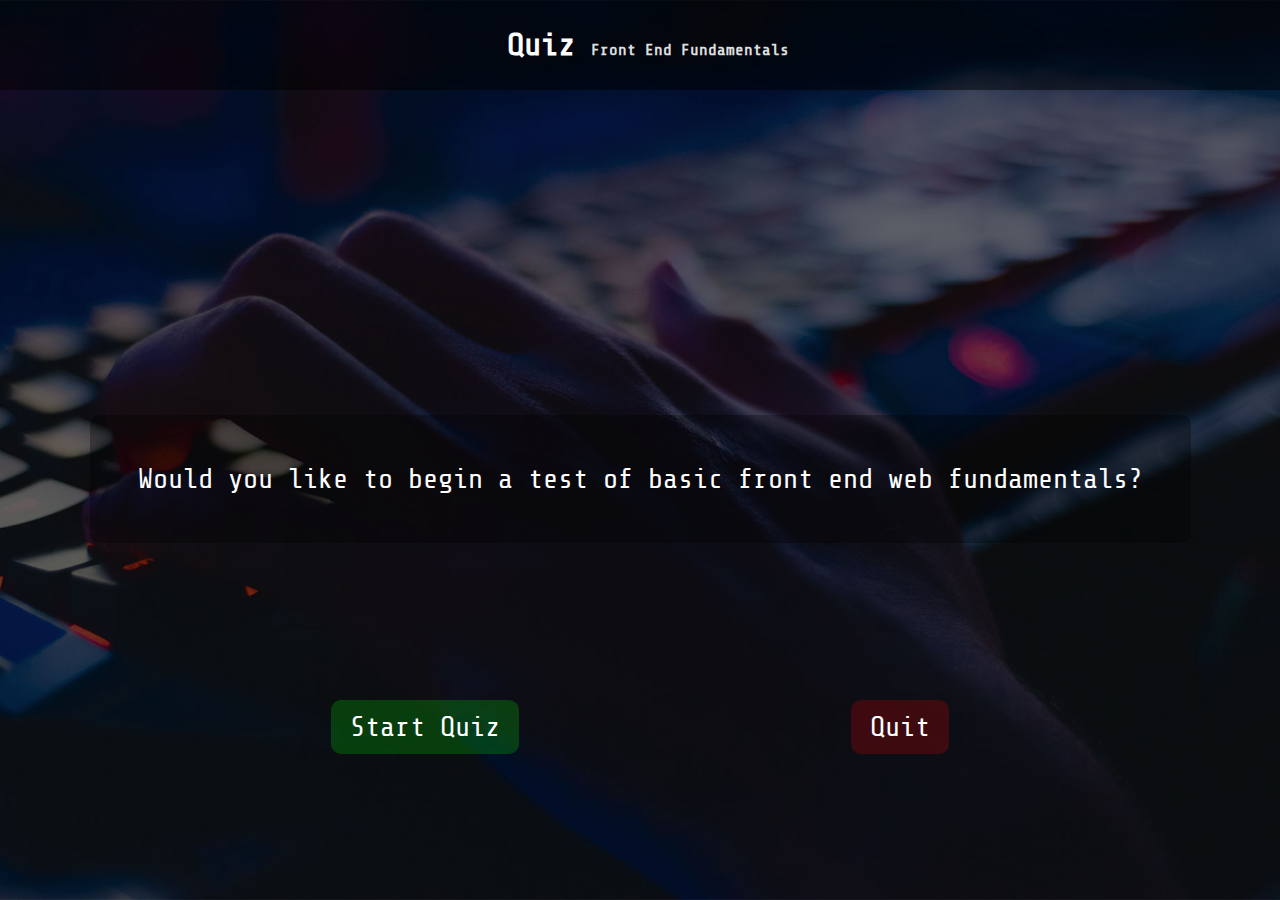
<file: quiz-app/index.html>
<!DOCTYPE HTML>
<html lang="en">
	<head>
		<meta charset="utf-8">
		<meta name="viewport" content="width=device-width initial-scale=1">
		<meta name="description" content="This is a quiz designed for basic HTML, CSS, and JavaScript basics.">
		<title>Quiz - HTML, CSS, and JS Basics</title>
		<link href="https://fonts.googleapis.com/css?family=Share+Tech+Mono&display=swap" rel="stylesheet">
		<link rel="stylesheet" type="text/css" href="css/layout.css">
		<link rel="stylesheet" type="text/css" href="css/style.css">
	</head>
	<body>
		<header>
			<section class="title">
				<h1>Quiz<span class="sub-title">Front End Fundamentals</span></h1>
			</section>
			<button type="button" class="hide hint-btn">Hint</button>
		</header>

		<main>
			<article class="begin question-answer-wrapper">
				<section class="hide results-wrapper">
					<p class="quiz-end-score"></p>
					<div class="quiz-end-feedback">
						<p class="quiz-end-feedback-p"></p>
						<div class="quiz-end-categories"></div>
					</div>
					<button type="button" class="retry-btn pass">Retry</button>
				</section>
				<section class="question-wrapper">
					<p class="question">Would you like to begin a test of basic front end web fundamentals?</p>
					<p class="hide code"></code>
					<button type="button" class="hide submit-btn submit-btn-landscape" disabled>Submit</button>
				</section>
				<form class="begin answer-wrapper">
					<button type="button" class="start-quiz">Start Quiz</button>
					<button type="button" class="quit-quiz">Quit</button>
					<input type="submit" class="hide submit-btn submit-btn-portrait" value="Submit" disabled>
				</form>
			</article>
		</main>

		<footer>
			<section class="hide progress-bar">
				
			</section>
			<section class="hide progress">
				<p class="progress-fill">
					Progress: <span class="progress-count">1 / 10</span><span class="progress-perc"></span>
				</p>
			</section>
		</footer>
		<div id="output">
		</div>
		<script src="https://code.jquery.com/jquery-3.4.1.min.js" integrity="sha256-CSXorXvZcTkaix6Yvo6HppcZGetbYMGWSFlBw8HfCJo=" crossorigin="anonymous"></script>
		<script type="text/javascript" src="js/script.js"></script>
	</body>
</html>
</file>
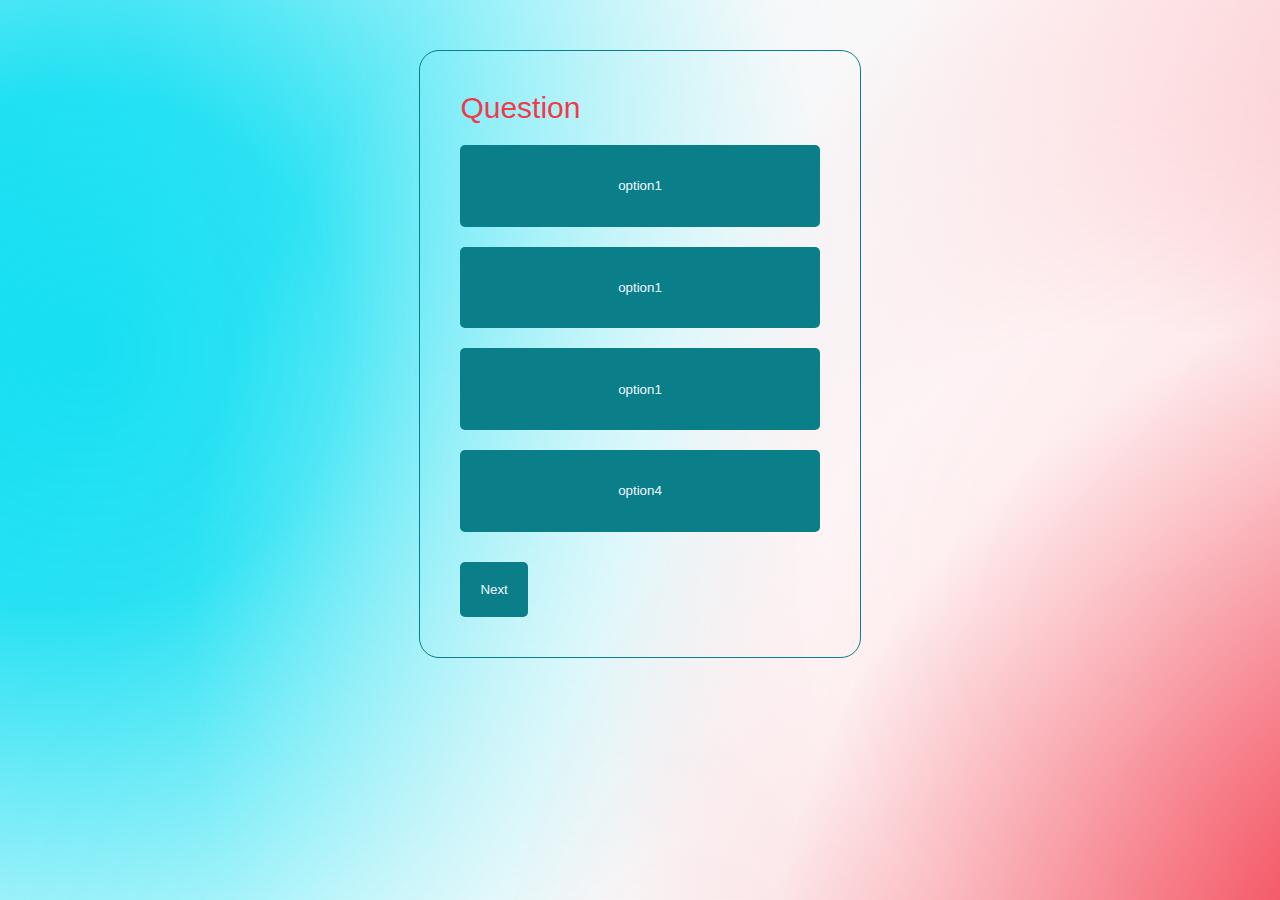
<file: quizz/index.html>
<!DOCTYPE html>
<html lang="en">

<head>
    <meta charset="UTF-8">
    <meta http-equiv="X-UA-Compatible" content="IE=edge">
    <meta name="viewport" content="width=device-width, initial-scale=1.0">
    <link rel="stylesheet" href="style.css">
    <title>Document</title>
</head>

<body>
    <div class="quizzConatiner">
        <p id="questionTag">Question</p>
        <div class="questions">
            <button class="btn"><p class="option">option1</p></button>
            <button class="btn"><p class="option">option1</p></button>
            <button class="btn"><p class="option">option1</p></button>
            <button class="btn"><p class="option">option4</p></button>
        </div>
        <p id="score"></p>
        <button onclick="next()" id="nextQuestion">Next</button>
    </div>

    <script src="script.js"></script>
</body>

</html>
</file>
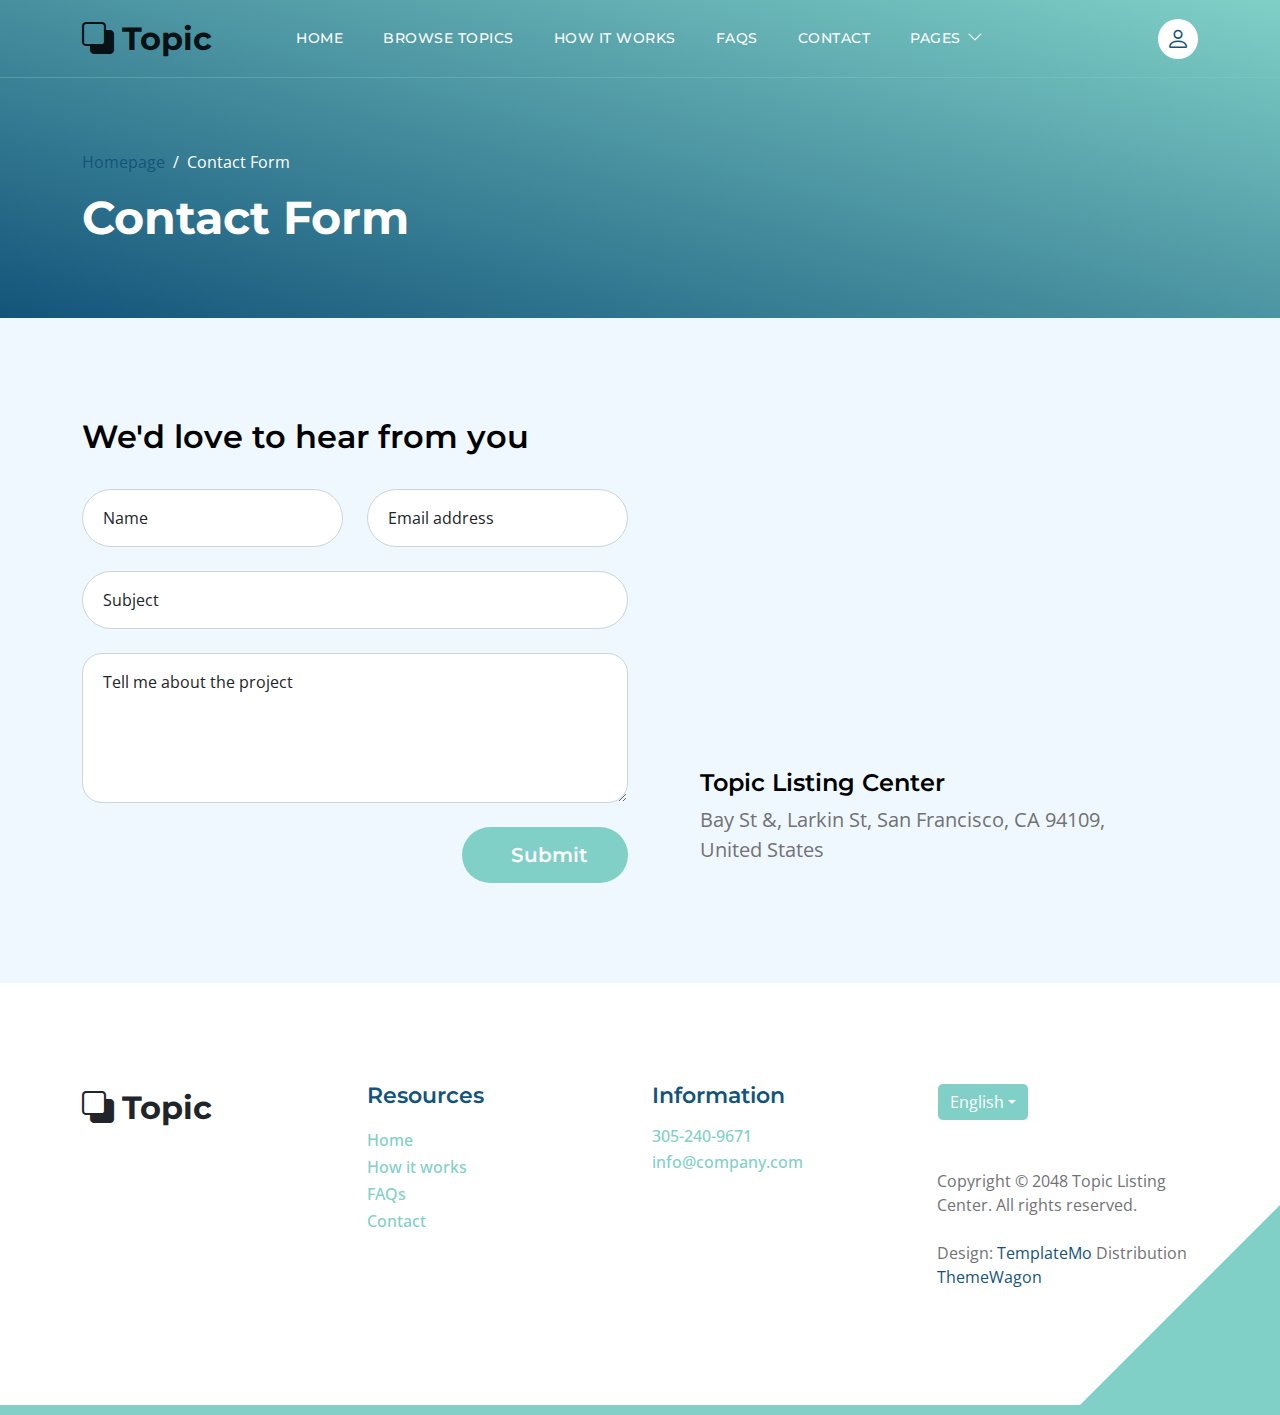
<file: contact.html>
<!doctype html>
<html lang="en">
    <head>
        <meta charset="utf-8">
        <meta name="viewport" content="width=device-width, initial-scale=1">

        <meta name="description" content="">
        <meta name="author" content="">

        <title>Topic Listing Contact Page</title>

        <!-- CSS FILES -->        
        <link rel="preconnect" href="https://fonts.googleapis.com">
        
        <link rel="preconnect" href="https://fonts.gstatic.com" crossorigin>

        <link href="https://fonts.googleapis.com/css2?family=Montserrat:wght@500;600;700&family=Open+Sans&display=swap" rel="stylesheet">
                        
        <link href="css/bootstrap.min.css" rel="stylesheet">

        <link href="css/bootstrap-icons.css" rel="stylesheet">

        <link href="css/templatemo-topic-listing.css" rel="stylesheet">
<!--

TemplateMo 590 topic listing

https://templatemo.com/tm-590-topic-listing

-->
    </head>
    
    <body class="topics-listing-page" id="top">

        <main>

            <nav class="navbar navbar-expand-lg">
                <div class="container">
                    <a class="navbar-brand" href="index.html">
                        <i class="bi-back"></i>
                        <span>Topic</span>
                    </a>

                    <div class="d-lg-none ms-auto me-4">
                        <a href="#top" class="navbar-icon bi-person smoothscroll"></a>
                    </div>
    
                    <button class="navbar-toggler" type="button" data-bs-toggle="collapse" data-bs-target="#navbarNav" aria-controls="navbarNav" aria-expanded="false" aria-label="Toggle navigation">
                        <span class="navbar-toggler-icon"></span>
                    </button>
    
                    <div class="collapse navbar-collapse" id="navbarNav">
                        <ul class="navbar-nav ms-lg-5 me-lg-auto">
                            <li class="nav-item">
                                <a class="nav-link click-scroll" href="index.html#section_1">Home</a>
                            </li>

                            <li class="nav-item">
                                <a class="nav-link click-scroll" href="index.html#section_2">Browse Topics</a>
                            </li>
    
                            <li class="nav-item">
                                <a class="nav-link click-scroll" href="index.html#section_3">How it works</a>
                            </li>

                            <li class="nav-item">
                                <a class="nav-link click-scroll" href="index.html#section_4">FAQs</a>
                            </li>
    
                            <li class="nav-item">
                                <a class="nav-link click-scroll" href="index.html#section_5">Contact</a>
                            </li>

                            <li class="nav-item dropdown">
                                <a class="nav-link dropdown-toggle" href="#section_5" id="navbarLightDropdownMenuLink" role="button" data-bs-toggle="dropdown" aria-expanded="false">Pages</a>

                                <ul class="dropdown-menu dropdown-menu-light" aria-labelledby="navbarLightDropdownMenuLink">
                                    <li><a class="dropdown-item" href="topics-listing.html">Topics Listing</a></li>

                                    <li><a class="dropdown-item active" href="contact.html">Contact Form</a></li>
                                </ul>
                            </li>
                        </ul>

                        <div class="d-none d-lg-block">
                            <a href="#top" class="navbar-icon bi-person smoothscroll"></a>
                        </div>
                    </div>
                </div>
            </nav>


            <header class="site-header d-flex flex-column justify-content-center align-items-center">
                <div class="container">
                    <div class="row align-items-center">

                        <div class="col-lg-5 col-12">
                            <nav aria-label="breadcrumb">
                                <ol class="breadcrumb">
                                    <li class="breadcrumb-item"><a href="index.html">Homepage</a></li>

                                    <li class="breadcrumb-item active" aria-current="page">Contact Form</li>
                                </ol>
                            </nav>

                            <h2 class="text-white">Contact Form</h2>
                        </div>

                    </div>
                </div>
            </header>


            <section class="section-padding section-bg">
                <div class="container">
                    <div class="row">

                        <div class="col-lg-12 col-12">
                            <h3 class="mb-4 pb-2">We'd love to hear from you</h3>
                        </div>

                        <div class="col-lg-6 col-12">
                            <form action="#" method="post" class="custom-form contact-form" role="form">
                                <div class="row">
                                    <div class="col-lg-6 col-md-6 col-12">
                                        <div class="form-floating">
                                            <input type="text" name="name" id="name" class="form-control" placeholder="Name" required="">
                                            
                                            <label for="floatingInput">Name</label>
                                        </div>
                                    </div>

                                    <div class="col-lg-6 col-md-6 col-12"> 
                                        <div class="form-floating">
                                            <input type="email" name="email" id="email" pattern="[^ @]*@[^ @]*" class="form-control" placeholder="Email address" required="">
                                            
                                            <label for="floatingInput">Email address</label>
                                        </div>
                                    </div>

                                    <div class="col-lg-12 col-12">
                                        <div class="form-floating">
                                            <input type="text" name="subject" id="name" class="form-control" placeholder="Name" required="">
                                            
                                            <label for="floatingInput">Subject</label>
                                        </div>

                                        <div class="form-floating">
                                            <textarea class="form-control" id="message" name="message" placeholder="Tell me about the project"></textarea>
                                            
                                            <label for="floatingTextarea">Tell me about the project</label>
                                        </div>
                                    </div>

                                    <div class="col-lg-4 col-12 ms-auto">
                                        <button type="submit" class="form-control">Submit</button>
                                    </div>

                                </div>
                            </form>
                        </div>

                        <div class="col-lg-5 col-12 mx-auto mt-5 mt-lg-0">
                            <iframe class="google-map" src="https://www.google.com/maps/embed?pb=!1m18!1m12!1m3!1d2595.065641062665!2d-122.4230416990949!3d37.80335401520422!2m3!1f0!2f0!3f0!3m2!1i1024!2i768!4f13.1!3m3!1m2!1s0x80858127459fabad%3A0x808ba520e5e9edb7!2sFrancisco%20Park!5e1!3m2!1sen!2sth!4v1684340239744!5m2!1sen!2sth" width="100%" height="250" style="border:0;" allowfullscreen="" loading="lazy" referrerpolicy="no-referrer-when-downgrade"></iframe>

                            <h5 class="mt-4 mb-2">Topic Listing Center</h5>

                            <p>Bay St &amp;, Larkin St, San Francisco, CA 94109, United States</p>
                        </div>

                    </div>
                </div>
            </section>
        </main>

        <footer class="site-footer section-padding">
            <div class="container">
                <div class="row">

                    <div class="col-lg-3 col-12 mb-4 pb-2">
                        <a class="navbar-brand mb-2" href="index.html">
                            <i class="bi-back"></i>
                            <span>Topic</span>
                        </a>
                    </div>

                    <div class="col-lg-3 col-md-4 col-6">
                        <h6 class="site-footer-title mb-3">Resources</h6>

                        <ul class="site-footer-links">
                            <li class="site-footer-link-item">
                                <a href="#" class="site-footer-link">Home</a>
                            </li>

                            <li class="site-footer-link-item">
                                <a href="#" class="site-footer-link">How it works</a>
                            </li>

                            <li class="site-footer-link-item">
                                <a href="#" class="site-footer-link">FAQs</a>
                            </li>

                            <li class="site-footer-link-item">
                                <a href="#" class="site-footer-link">Contact</a>
                            </li>
                        </ul>
                    </div>

                    <div class="col-lg-3 col-md-4 col-6 mb-4 mb-lg-0">
                        <h6 class="site-footer-title mb-3">Information</h6>

                        <p class="text-white d-flex mb-1">
                            <a href="tel: 305-240-9671" class="site-footer-link">
                                305-240-9671
                            </a>
                        </p>

                        <p class="text-white d-flex">
                            <a href="mailto:info@company.com" class="site-footer-link">
                                info@company.com
                            </a>
                        </p>
                    </div>

                    <div class="col-lg-3 col-md-4 col-12 mt-4 mt-lg-0 ms-auto">
                        <div class="dropdown">
                            <button class="btn btn-secondary dropdown-toggle" type="button" data-bs-toggle="dropdown" aria-expanded="false">
                            English</button>

                            <ul class="dropdown-menu">
                                <li><button class="dropdown-item" type="button">Thai</button></li>

                                <li><button class="dropdown-item" type="button">Myanmar</button></li>

                                <li><button class="dropdown-item" type="button">Arabic</button></li>
                            </ul>
                        </div>

                        <p class="copyright-text mt-lg-5 mt-4">Copyright © 2048 Topic Listing Center. All rights reserved.
                        <br><br>Design: <a rel="nofollow" href="https://templatemo.com" target="_blank">TemplateMo</a> Distribution <a href="https://themewagon.com">ThemeWagon</a></p>
                        
                    </div>

                </div>
            </div>
        </footer>

        <!-- JAVASCRIPT FILES -->
        <script src="js/jquery.min.js"></script>
        <script src="js/bootstrap.bundle.min.js"></script>
        <script src="js/jquery.sticky.js"></script>
        <script src="js/custom.js"></script>

    </body>
</html>
</file>
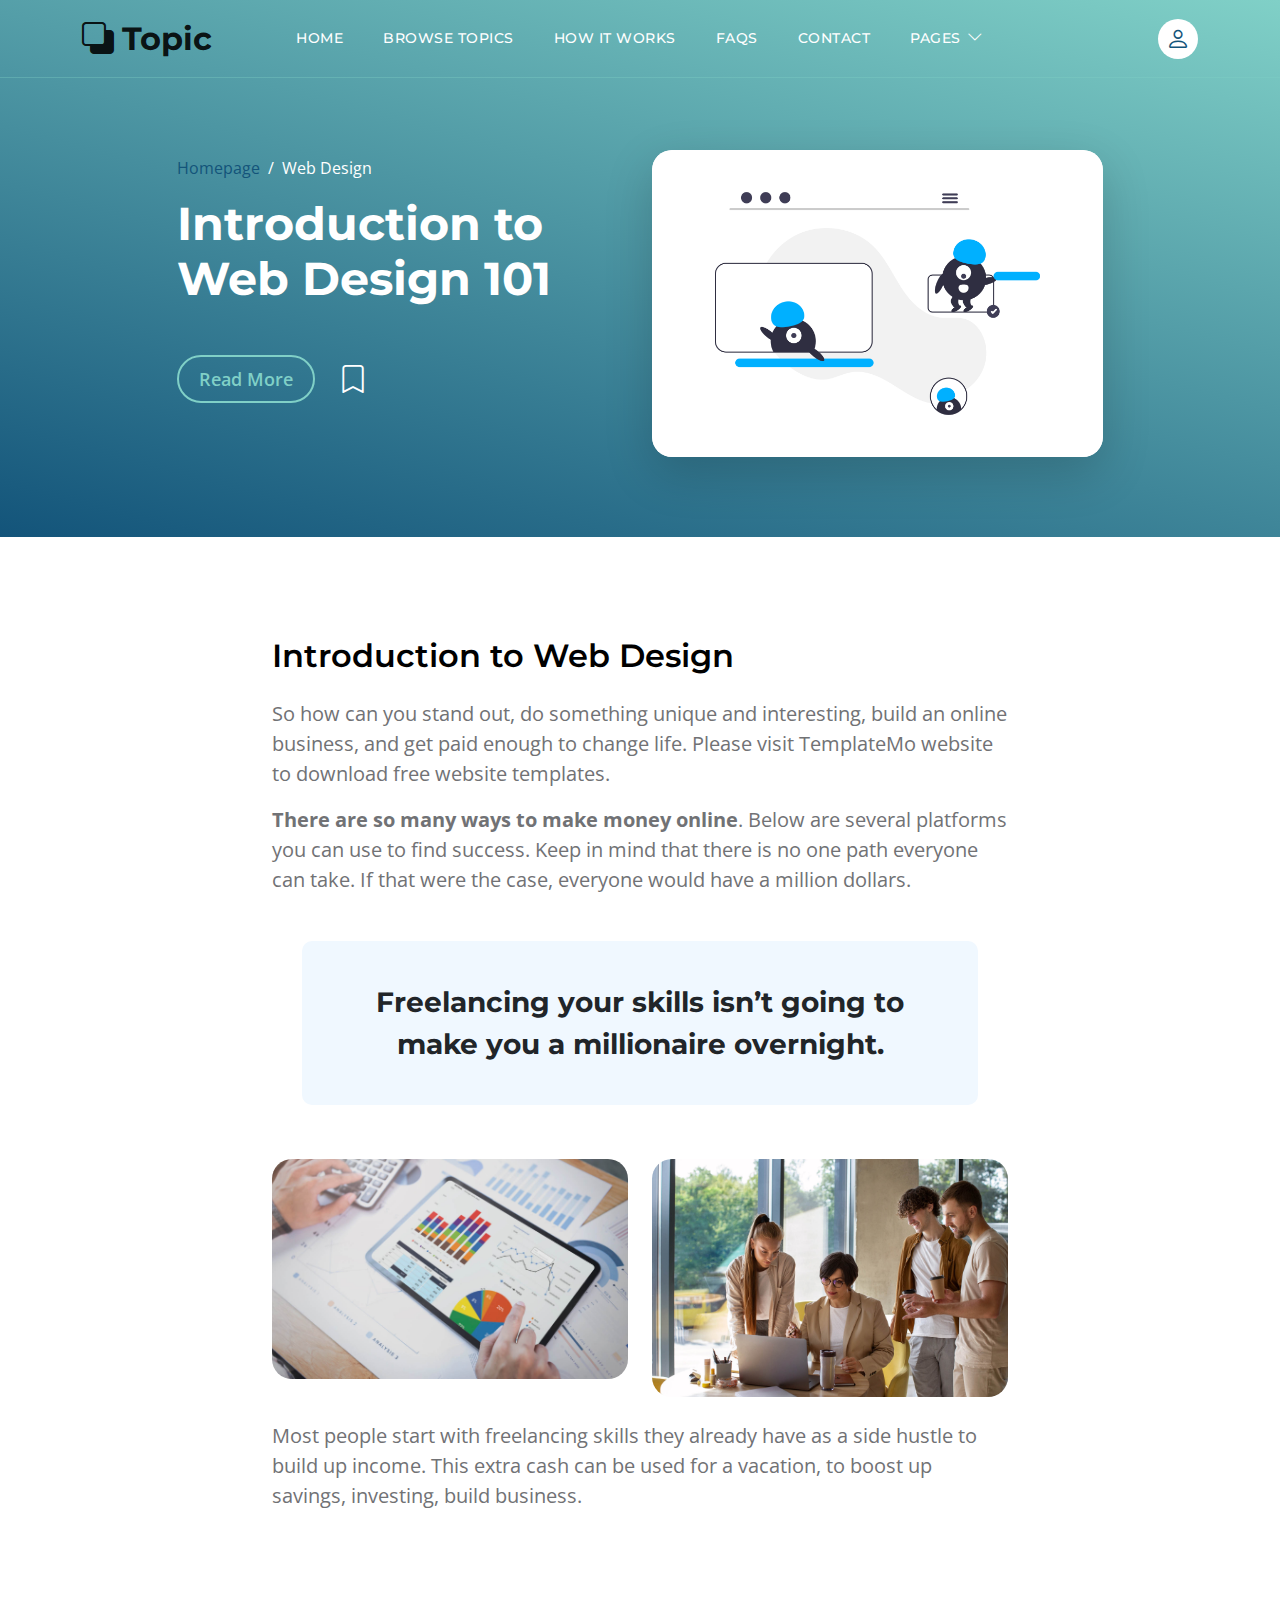
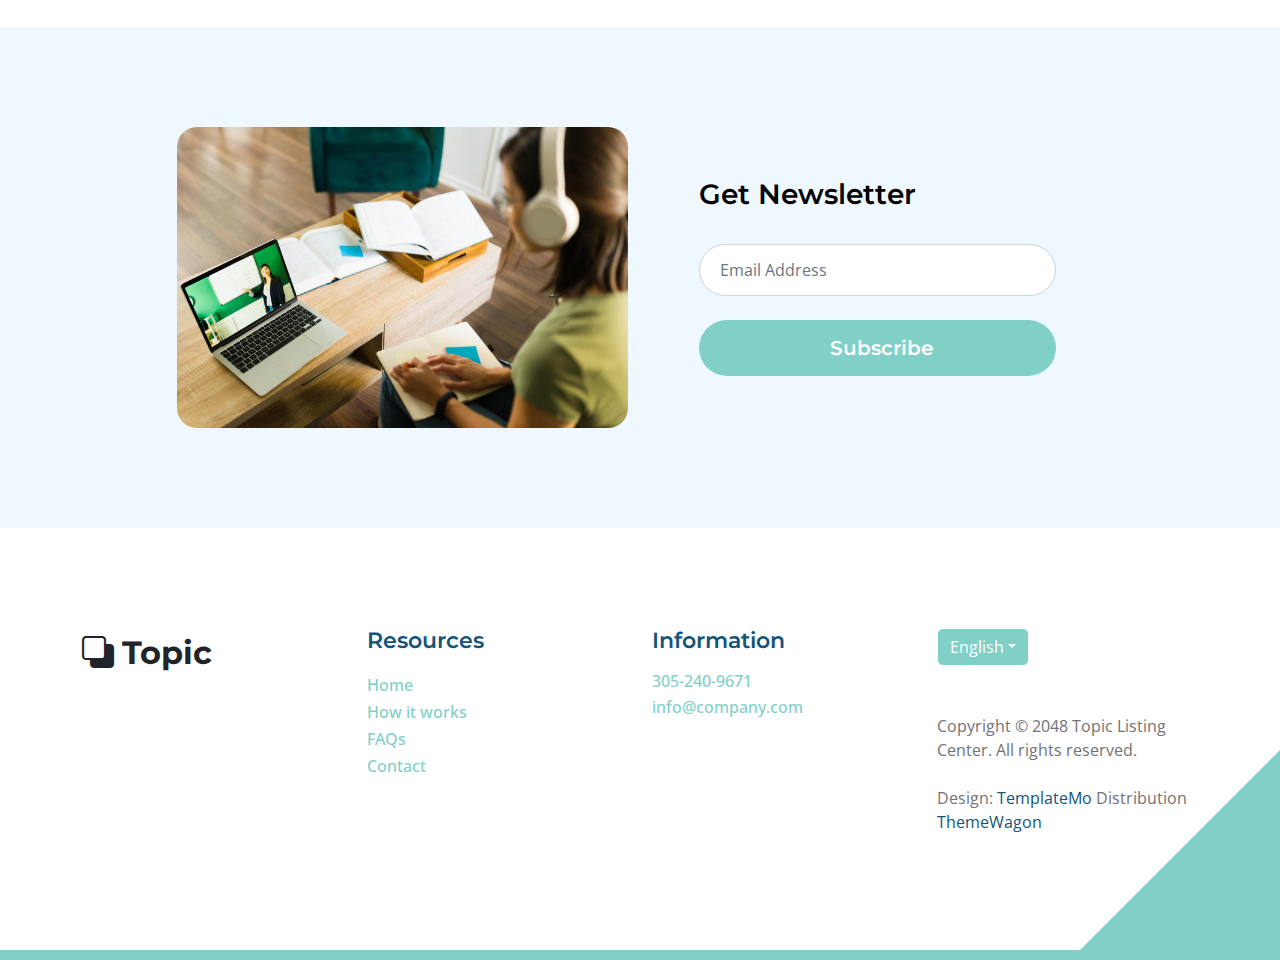
<file: topics-detail.html>
<!doctype html>
<html lang="en">
    <head>
        <meta charset="utf-8">
        <meta name="viewport" content="width=device-width, initial-scale=1">

        <meta name="description" content="">
        <meta name="author" content="">

        <title>Topic Detail Page</title>

        <!-- CSS FILES -->        
        <link rel="preconnect" href="https://fonts.googleapis.com">
        
        <link rel="preconnect" href="https://fonts.gstatic.com" crossorigin>

        <link href="https://fonts.googleapis.com/css2?family=Montserrat:wght@500;600;700&family=Open+Sans&display=swap" rel="stylesheet">
                        
        <link href="css/bootstrap.min.css" rel="stylesheet">

        <link href="css/bootstrap-icons.css" rel="stylesheet">

        <link href="css/templatemo-topic-listing.css" rel="stylesheet">
<!--

TemplateMo 590 topic listing

https://templatemo.com/tm-590-topic-listing

-->
    </head>
    
    <body id="top">

        <main>

            <nav class="navbar navbar-expand-lg">
                <div class="container">
                    <a class="navbar-brand" href="index.html">
                        <i class="bi-back"></i>
                        <span>Topic</span>
                    </a>

                    <div class="d-lg-none ms-auto me-4">
                        <a href="#top" class="navbar-icon bi-person smoothscroll"></a>
                    </div>
    
                    <button class="navbar-toggler" type="button" data-bs-toggle="collapse" data-bs-target="#navbarNav" aria-controls="navbarNav" aria-expanded="false" aria-label="Toggle navigation">
                        <span class="navbar-toggler-icon"></span>
                    </button>
    
                    <div class="collapse navbar-collapse" id="navbarNav">
                        <ul class="navbar-nav ms-lg-5 me-lg-auto">
                            <li class="nav-item">
                                <a class="nav-link click-scroll" href="index.html#section_1">Home</a>
                            </li>

                            <li class="nav-item">
                                <a class="nav-link click-scroll" href="index.html#section_2">Browse Topics</a>
                            </li>
    
                            <li class="nav-item">
                                <a class="nav-link click-scroll" href="index.html#section_3">How it works</a>
                            </li>

                            <li class="nav-item">
                                <a class="nav-link click-scroll" href="index.html#section_4">FAQs</a>
                            </li>
    
                            <li class="nav-item">
                                <a class="nav-link click-scroll" href="index.html#section_5">Contact</a>
                            </li>

                            <li class="nav-item dropdown">
                                <a class="nav-link dropdown-toggle" href="#section_5" id="navbarLightDropdownMenuLink" role="button" data-bs-toggle="dropdown" aria-expanded="false">Pages</a>

                                <ul class="dropdown-menu dropdown-menu-light" aria-labelledby="navbarLightDropdownMenuLink">
                                    <li><a class="dropdown-item" href="topics-listing.html">Topics Listing</a></li>

                                    <li><a class="dropdown-item" href="contact.html">Contact Form</a></li>
                                </ul>
                            </li>
                        </ul>

                        <div class="d-none d-lg-block">
                            <a href="#top" class="navbar-icon bi-person smoothscroll"></a>
                        </div>
                    </div>
                </div>
            </nav>
            

            <header class="site-header d-flex flex-column justify-content-center align-items-center">
                <div class="container">
                    <div class="row justify-content-center align-items-center">

                        <div class="col-lg-5 col-12 mb-5">
                            <nav aria-label="breadcrumb">
                                <ol class="breadcrumb">
                                    <li class="breadcrumb-item"><a href="index.html">Homepage</a></li>

                                    <li class="breadcrumb-item active" aria-current="page">Web Design</li>
                                </ol>
                            </nav>

                            <h2 class="text-white">Introduction to <br> Web Design 101</h2>

                            <div class="d-flex align-items-center mt-5">
                                <a href="#topics-detail" class="btn custom-btn custom-border-btn smoothscroll me-4">Read More</a>

                                <a href="#top" class="custom-icon bi-bookmark smoothscroll"></a>
                            </div>
                        </div>

                        <div class="col-lg-5 col-12">
                            <div class="topics-detail-block bg-white shadow-lg">
                                <img src="images/topics/undraw_Remote_design_team_re_urdx.png" class="topics-detail-block-image img-fluid">
                            </div>
                        </div>

                    </div>
                </div>
            </header>


            <section class="topics-detail-section section-padding" id="topics-detail">
                <div class="container">
                    <div class="row">

                        <div class="col-lg-8 col-12 m-auto">
                            <h3 class="mb-4">Introduction to Web Design</h3>

                            <p>So how can you stand out, do something unique and interesting, build an online business, and get paid enough to change life. Please visit TemplateMo website to download free website templates.</p>

                            <p><strong>There are so many ways to make money online</strong>. Below are several platforms you can use to find success. Keep in mind that there is no one path everyone can take. If that were the case, everyone would have a million dollars.</p>

                            <blockquote>
                                Freelancing your skills isn’t going to make you a millionaire overnight.
                            </blockquote>

                            <div class="row my-4">
                                <div class="col-lg-6 col-md-6 col-12">
                                    <img src="images/businesswoman-using-tablet-analysis.jpg" class="topics-detail-block-image img-fluid">
                                </div>

                                <div class="col-lg-6 col-md-6 col-12 mt-4 mt-lg-0 mt-md-0">
                                    <img src="images/colleagues-working-cozy-office-medium-shot.jpg" class="topics-detail-block-image img-fluid">
                                </div>
                            </div>

                            <p>Most people start with freelancing skills they already have as a side hustle to build up income. This extra cash can be used for a vacation, to boost up savings, investing, build business.</p>
                        </div>

                    </div>
                </div>
            </section>


            <section class="section-padding section-bg">
                <div class="container">
                    <div class="row justify-content-center">

                        <div class="col-lg-5 col-12">
                            <img src="images/rear-view-young-college-student.jpg" class="newsletter-image img-fluid" alt="">
                        </div>

                        <div class="col-lg-5 col-12 subscribe-form-wrap d-flex justify-content-center align-items-center">
                            <form class="custom-form subscribe-form" action="#" method="post" role="form">
                                <h4 class="mb-4 pb-2">Get Newsletter</h4>

                                <input type="email" name="subscribe-email" id="subscribe-email" pattern="[^ @]*@[^ @]*" class="form-control" placeholder="Email Address" required="">

                                <div class="col-lg-12 col-12">
                                    <button type="submit" class="form-control">Subscribe</button>
                                </div>
                            </form>
                        </div>

                    </div>
                </div>
            </section>
        </main>
		
        <footer class="site-footer section-padding">
            <div class="container">
                <div class="row">

                    <div class="col-lg-3 col-12 mb-4 pb-2">
                        <a class="navbar-brand mb-2" href="index.html">
                            <i class="bi-back"></i>
                            <span>Topic</span>
                        </a>
                    </div>

                    <div class="col-lg-3 col-md-4 col-6">
                        <h6 class="site-footer-title mb-3">Resources</h6>

                        <ul class="site-footer-links">
                            <li class="site-footer-link-item">
                                <a href="#" class="site-footer-link">Home</a>
                            </li>

                            <li class="site-footer-link-item">
                                <a href="#" class="site-footer-link">How it works</a>
                            </li>

                            <li class="site-footer-link-item">
                                <a href="#" class="site-footer-link">FAQs</a>
                            </li>

                            <li class="site-footer-link-item">
                                <a href="#" class="site-footer-link">Contact</a>
                            </li>
                        </ul>
                    </div>

                    <div class="col-lg-3 col-md-4 col-6 mb-4 mb-lg-0">
                        <h6 class="site-footer-title mb-3">Information</h6>

                        <p class="text-white d-flex mb-1">
                            <a href="tel: 305-240-9671" class="site-footer-link">
                                305-240-9671
                            </a>
                        </p>

                        <p class="text-white d-flex">
                            <a href="mailto:info@company.com" class="site-footer-link">
                                info@company.com
                            </a>
                        </p>
                    </div>

                    <div class="col-lg-3 col-md-4 col-12 mt-4 mt-lg-0 ms-auto">
                        <div class="dropdown">
                            <button class="btn btn-secondary dropdown-toggle" type="button" data-bs-toggle="dropdown" aria-expanded="false">
                            English</button>

                            <ul class="dropdown-menu">
                                <li><button class="dropdown-item" type="button">Thai</button></li>

                                <li><button class="dropdown-item" type="button">Myanmar</button></li>

                                <li><button class="dropdown-item" type="button">Arabic</button></li>
                            </ul>
                        </div>

                        <p class="copyright-text mt-lg-5 mt-4">Copyright © 2048 Topic Listing Center. All rights reserved.
                        <br><br>Design: <a rel="nofollow" href="https://templatemo.com" target="_blank">TemplateMo</a> Distribution <a href="https://themewagon.com">ThemeWagon</a></p>
                        
                    </div>

                </div>
            </div>
        </footer>

        <!-- JAVASCRIPT FILES -->
        <script src="js/jquery.min.js"></script>
        <script src="js/bootstrap.bundle.min.js"></script>
        <script src="js/jquery.sticky.js"></script>
        <script src="js/custom.js"></script>

    </body>
</html>
</file>
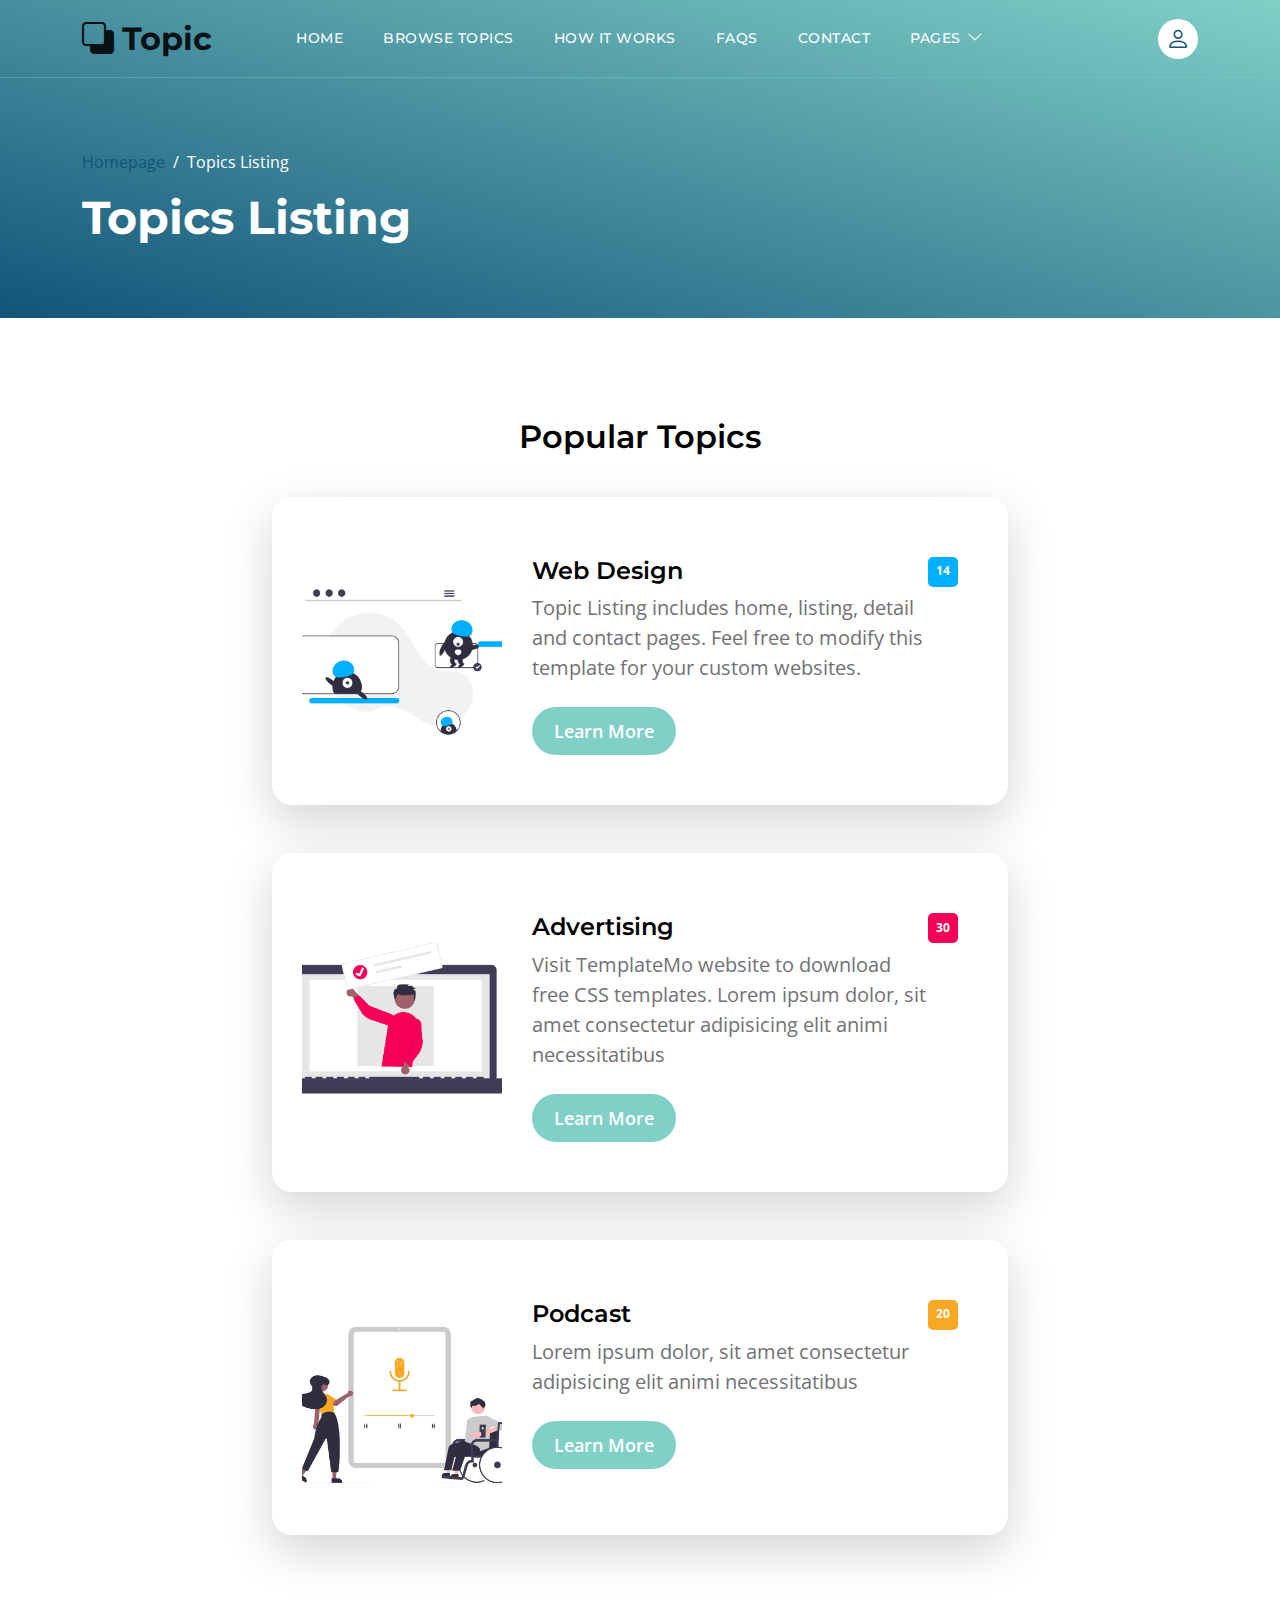
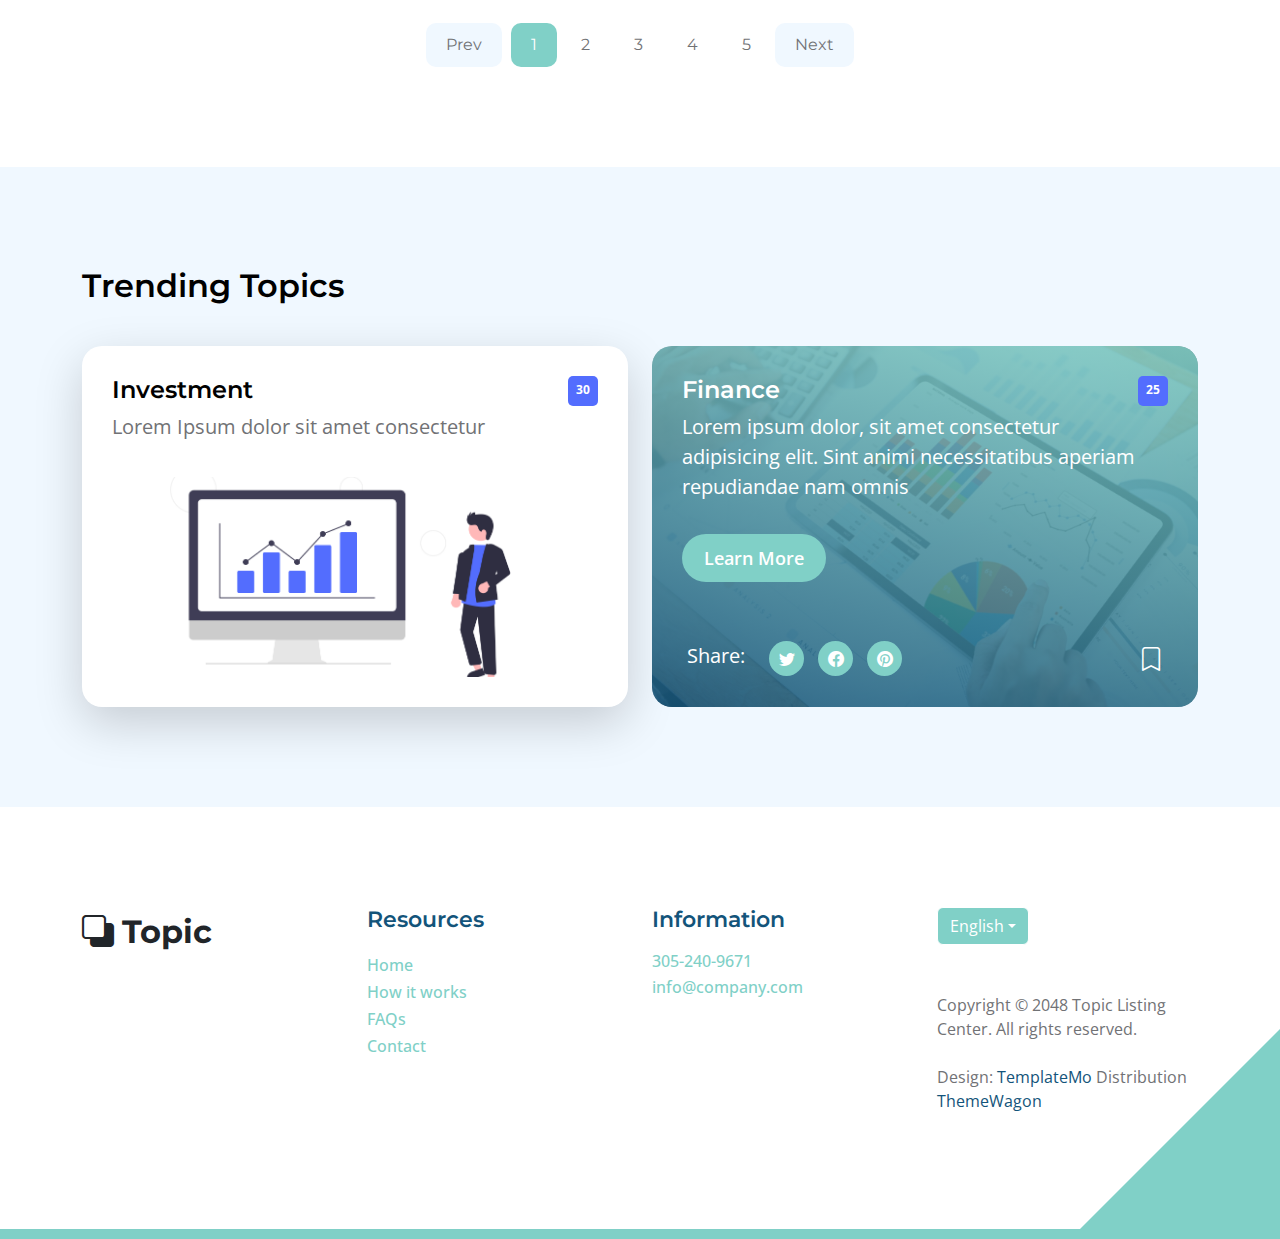
<file: topics-listing.html>
<!doctype html>
<html lang="en">
    <head>
        <meta charset="utf-8">
        <meta name="viewport" content="width=device-width, initial-scale=1">

        <meta name="description" content="">
        <meta name="author" content="">

        <title>Topic Listing Page</title>

        <!-- CSS FILES -->        
        <link rel="preconnect" href="https://fonts.googleapis.com">
        
        <link rel="preconnect" href="https://fonts.gstatic.com" crossorigin>

        <link href="https://fonts.googleapis.com/css2?family=Montserrat:wght@500;600;700&family=Open+Sans&display=swap" rel="stylesheet">
                        
        <link href="css/bootstrap.min.css" rel="stylesheet">

        <link href="css/bootstrap-icons.css" rel="stylesheet">

        <link href="css/templatemo-topic-listing.css" rel="stylesheet">
<!--

TemplateMo 590 topic listing

https://templatemo.com/tm-590-topic-listing

-->
    </head>
    
    <body class="topics-listing-page" id="top">

        <main>

            <nav class="navbar navbar-expand-lg">
                <div class="container">
                    <a class="navbar-brand" href="index.html">
                        <i class="bi-back"></i>
                        <span>Topic</span>
                    </a>

                    <div class="d-lg-none ms-auto me-4">
                        <a href="#top" class="navbar-icon bi-person smoothscroll"></a>
                    </div>
    
                    <button class="navbar-toggler" type="button" data-bs-toggle="collapse" data-bs-target="#navbarNav" aria-controls="navbarNav" aria-expanded="false" aria-label="Toggle navigation">
                        <span class="navbar-toggler-icon"></span>
                    </button>
    
                    <div class="collapse navbar-collapse" id="navbarNav">
                        <ul class="navbar-nav ms-lg-5 me-lg-auto">
                            <li class="nav-item">
                                <a class="nav-link click-scroll" href="index.html#section_1">Home</a>
                            </li>

                            <li class="nav-item">
                                <a class="nav-link click-scroll" href="index.html#section_2">Browse Topics</a>
                            </li>
    
                            <li class="nav-item">
                                <a class="nav-link click-scroll" href="index.html#section_3">How it works</a>
                            </li>

                            <li class="nav-item">
                                <a class="nav-link click-scroll" href="index.html#section_4">FAQs</a>
                            </li>
    
                            <li class="nav-item">
                                <a class="nav-link click-scroll" href="index.html#section_5">Contact</a>
                            </li>

                            <li class="nav-item dropdown">
                                <a class="nav-link dropdown-toggle" href="#section_5" id="navbarLightDropdownMenuLink" role="button" data-bs-toggle="dropdown" aria-expanded="false">Pages</a>

                                <ul class="dropdown-menu dropdown-menu-light" aria-labelledby="navbarLightDropdownMenuLink">
                                    <li><a class="dropdown-item active" href="topics-listing.html">Topics Listing</a></li>

                                    <li><a class="dropdown-item" href="contact.html">Contact Form</a></li>
                                </ul>
                            </li>
                        </ul>

                        <div class="d-none d-lg-block">
                            <a href="#top" class="navbar-icon bi-person smoothscroll"></a>
                        </div>
                    </div>
                </div>
            </nav>


            <header class="site-header d-flex flex-column justify-content-center align-items-center">
                <div class="container">
                    <div class="row align-items-center">

                        <div class="col-lg-5 col-12">
                            <nav aria-label="breadcrumb">
                                <ol class="breadcrumb">
                                    <li class="breadcrumb-item"><a href="index.html">Homepage</a></li>

                                    <li class="breadcrumb-item active" aria-current="page">Topics Listing</li>
                                </ol>
                            </nav>

                            <h2 class="text-white">Topics Listing</h2>
                        </div>

                    </div>
                </div>
            </header>


            <section class="section-padding">
                <div class="container">
                    <div class="row">

                        <div class="col-lg-12 col-12 text-center">
                            <h3 class="mb-4">Popular Topics</h3>
                        </div>

                        <div class="col-lg-8 col-12 mt-3 mx-auto">
                            <div class="custom-block custom-block-topics-listing bg-white shadow-lg mb-5">
                                <div class="d-flex">
                                    <img src="images/topics/undraw_Remote_design_team_re_urdx.png" class="custom-block-image img-fluid" alt="">

                                    <div class="custom-block-topics-listing-info d-flex">
                                        <div>
                                            <h5 class="mb-2">Web Design</h5>

                                            <p class="mb-0">Topic Listing includes home, listing, detail and contact pages. Feel free to modify this template for your custom websites.</p>

                                            <a href="topics-detail.html" class="btn custom-btn mt-3 mt-lg-4">Learn More</a>
                                        </div>

                                        <span class="badge bg-design rounded-pill ms-auto">14</span>
                                    </div>
                                </div>
                            </div>

                            <div class="custom-block custom-block-topics-listing bg-white shadow-lg mb-5">
                                <div class="d-flex">
                                    <img src="images/topics/undraw_online_ad_re_ol62.png" class="custom-block-image img-fluid" alt="">

                                    <div class="custom-block-topics-listing-info d-flex">
                                        <div>
                                            <h5 class="mb-2">Advertising</h5>

                                            <p class="mb-0">Visit TemplateMo website to download free CSS templates. Lorem ipsum dolor, sit amet consectetur adipisicing elit animi necessitatibus</p>

                                            <a href="topics-detail.html" class="btn custom-btn mt-3 mt-lg-4">Learn More</a>
                                        </div>

                                        <span class="badge bg-advertising rounded-pill ms-auto">30</span>
                                    </div>
                                </div>
                            </div>

                            <div class="custom-block custom-block-topics-listing bg-white shadow-lg mb-5">
                                <div class="d-flex">
                                    <img src="images/topics/undraw_Podcast_audience_re_4i5q.png" class="custom-block-image img-fluid" alt="">

                                    <div class="custom-block-topics-listing-info d-flex">
                                        <div>
                                            <h5 class="mb-2">Podcast</h5>

                                            <p class="mb-0">Lorem ipsum dolor, sit amet consectetur adipisicing elit animi necessitatibus</p>

                                            <a href="topics-detail.html" class="btn custom-btn mt-3 mt-lg-4">Learn More</a>
                                        </div>

                                        <span class="badge bg-music rounded-pill ms-auto">20</span>
                                    </div>
                                </div>
                            </div>
                        </div>

                        <div class="col-lg-12 col-12">
                            <nav aria-label="Page navigation example">
                                <ul class="pagination justify-content-center mb-0">
                                    <li class="page-item">
                                        <a class="page-link" href="#" aria-label="Previous">
                                            <span aria-hidden="true">Prev</span>
                                        </a>
                                    </li>

                                    <li class="page-item active" aria-current="page">
                                        <a class="page-link" href="#">1</a>
                                    </li>
                                    
                                    <li class="page-item">
                                        <a class="page-link" href="#">2</a>
                                    </li>
                                    
                                    <li class="page-item">
                                        <a class="page-link" href="#">3</a>
                                    </li>

                                    <li class="page-item">
                                        <a class="page-link" href="#">4</a>
                                    </li>

                                    <li class="page-item">
                                        <a class="page-link" href="#">5</a>
                                    </li>
                                    
                                    <li class="page-item">
                                        <a class="page-link" href="#" aria-label="Next">
                                            <span aria-hidden="true">Next</span>
                                        </a>
                                    </li>
                                </ul>
                            </nav>
                        </div>

                    </div>
                </div>
            </section>


            <section class="section-padding section-bg">
                <div class="container">
                    <div class="row">

                        <div class="col-lg-12 col-12">
                            <h3 class="mb-4">Trending Topics</h3>
                        </div>

                        <div class="col-lg-6 col-md-6 col-12 mt-3 mb-4 mb-lg-0">
                            <div class="custom-block bg-white shadow-lg">
                                <a href="topics-detail.html">
                                    <div class="d-flex">
                                        <div>
                                            <h5 class="mb-2">Investment</h5>

                                            <p class="mb-0">Lorem Ipsum dolor sit amet consectetur</p>
                                        </div>

                                        <span class="badge bg-finance rounded-pill ms-auto">30</span>
                                    </div>

                                    <img src="images/topics/undraw_Finance_re_gnv2.png" class="custom-block-image img-fluid" alt="">
                                </a>
                            </div>
                        </div>

                        <div class="col-lg-6 col-md-6 col-12 mt-lg-3">
                            <div class="custom-block custom-block-overlay">
                                <div class="d-flex flex-column h-100">
                                    <img src="images/businesswoman-using-tablet-analysis.jpg" class="custom-block-image img-fluid" alt="">

                                    <div class="custom-block-overlay-text d-flex">
                                        <div>
                                            <h5 class="text-white mb-2">Finance</h5>

                                            <p class="text-white">Lorem ipsum dolor, sit amet consectetur adipisicing elit. Sint animi necessitatibus aperiam repudiandae nam omnis</p>

                                            <a href="topics-detail.html" class="btn custom-btn mt-2 mt-lg-3">Learn More</a>
                                        </div>

                                        <span class="badge bg-finance rounded-pill ms-auto">25</span>
                                    </div>

                                    <div class="social-share d-flex">
                                        <p class="text-white me-4">Share:</p>

                                        <ul class="social-icon">
                                            <li class="social-icon-item">
                                                <a href="#" class="social-icon-link bi-twitter"></a>
                                            </li>

                                            <li class="social-icon-item">
                                                <a href="#" class="social-icon-link bi-facebook"></a>
                                            </li>

                                            <li class="social-icon-item">
                                                <a href="#" class="social-icon-link bi-pinterest"></a>
                                            </li>
                                        </ul>

                                        <a href="#" class="custom-icon bi-bookmark ms-auto"></a>
                                    </div>

                                    <div class="section-overlay"></div>
                                </div>
                            </div>
                        </div>

                    </div>
                </div>
            </section>
        </main>

		<footer class="site-footer section-padding">
            <div class="container">
                <div class="row">

                    <div class="col-lg-3 col-12 mb-4 pb-2">
                        <a class="navbar-brand mb-2" href="index.html">
                            <i class="bi-back"></i>
                            <span>Topic</span>
                        </a>
                    </div>

                    <div class="col-lg-3 col-md-4 col-6">
                        <h6 class="site-footer-title mb-3">Resources</h6>

                        <ul class="site-footer-links">
                            <li class="site-footer-link-item">
                                <a href="#" class="site-footer-link">Home</a>
                            </li>

                            <li class="site-footer-link-item">
                                <a href="#" class="site-footer-link">How it works</a>
                            </li>

                            <li class="site-footer-link-item">
                                <a href="#" class="site-footer-link">FAQs</a>
                            </li>

                            <li class="site-footer-link-item">
                                <a href="#" class="site-footer-link">Contact</a>
                            </li>
                        </ul>
                    </div>

                    <div class="col-lg-3 col-md-4 col-6 mb-4 mb-lg-0">
                        <h6 class="site-footer-title mb-3">Information</h6>

                        <p class="text-white d-flex mb-1">
                            <a href="tel: 305-240-9671" class="site-footer-link">
                                305-240-9671
                            </a>
                        </p>

                        <p class="text-white d-flex">
                            <a href="mailto:info@company.com" class="site-footer-link">
                                info@company.com
                            </a>
                        </p>
                    </div>

                    <div class="col-lg-3 col-md-4 col-12 mt-4 mt-lg-0 ms-auto">
                        <div class="dropdown">
                            <button class="btn btn-secondary dropdown-toggle" type="button" data-bs-toggle="dropdown" aria-expanded="false">
                            English</button>

                            <ul class="dropdown-menu">
                                <li><button class="dropdown-item" type="button">Thai</button></li>

                                <li><button class="dropdown-item" type="button">Myanmar</button></li>

                                <li><button class="dropdown-item" type="button">Arabic</button></li>
                            </ul>
                        </div>

                        <p class="copyright-text mt-lg-5 mt-4">Copyright © 2048 Topic Listing Center. All rights reserved.
                        <br><br>Design: <a rel="nofollow" href="https://templatemo.com" target="_blank">TemplateMo</a> Distribution <a href="https://themewagon.com">ThemeWagon</a></p>
                        
                    </div>

                </div>
            </div>
        </footer>

        <!-- JAVASCRIPT FILES -->
        <script src="js/jquery.min.js"></script>
        <script src="js/bootstrap.bundle.min.js"></script>
        <script src="js/jquery.sticky.js"></script>
        <script src="js/custom.js"></script>

    </body>
</html>
</file>
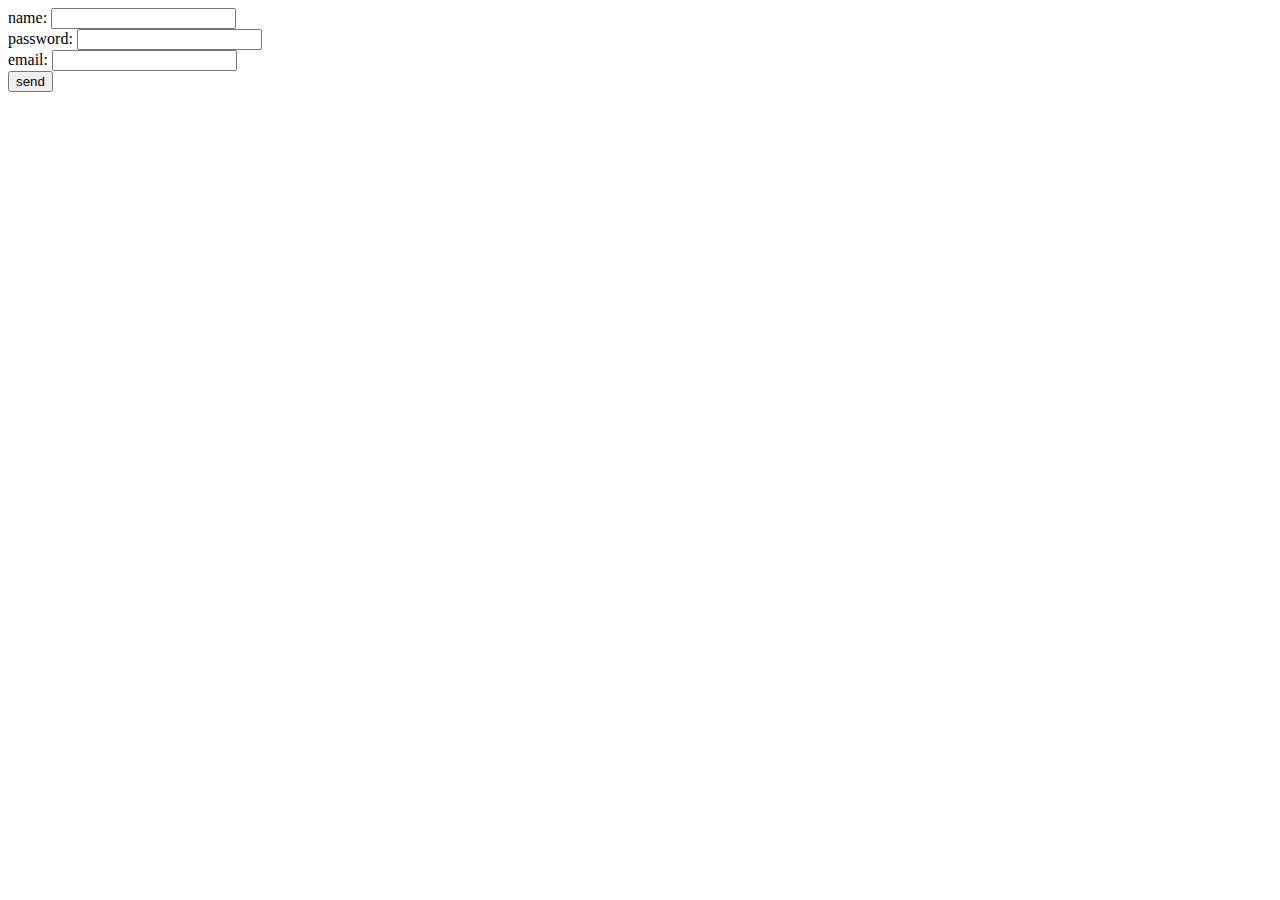
<file: quizz/register.html>
<!DOCTYPE html>
<html lang="en">

<head>
    <meta charset="UTF-8">
    <meta name="viewport" content="width=device-width, initial-scale=1.0">
    <title>Document</title>
</head>

<body>
    <form action="/index.html" id="form" method="POST">
        <div>name: <input type="text" id="username"></div>
        <div>password: <input type="text" id="password"></div>
        <div>email: <input type="text" id="email"></div>
        <input id="submitBtn" type="submit" value="send">
        <div id="errorMsg" style="display: none; border: 1px solid red;"></div>
    </form>
    <script src="register.js"></script>
</body>

</html>
</file>
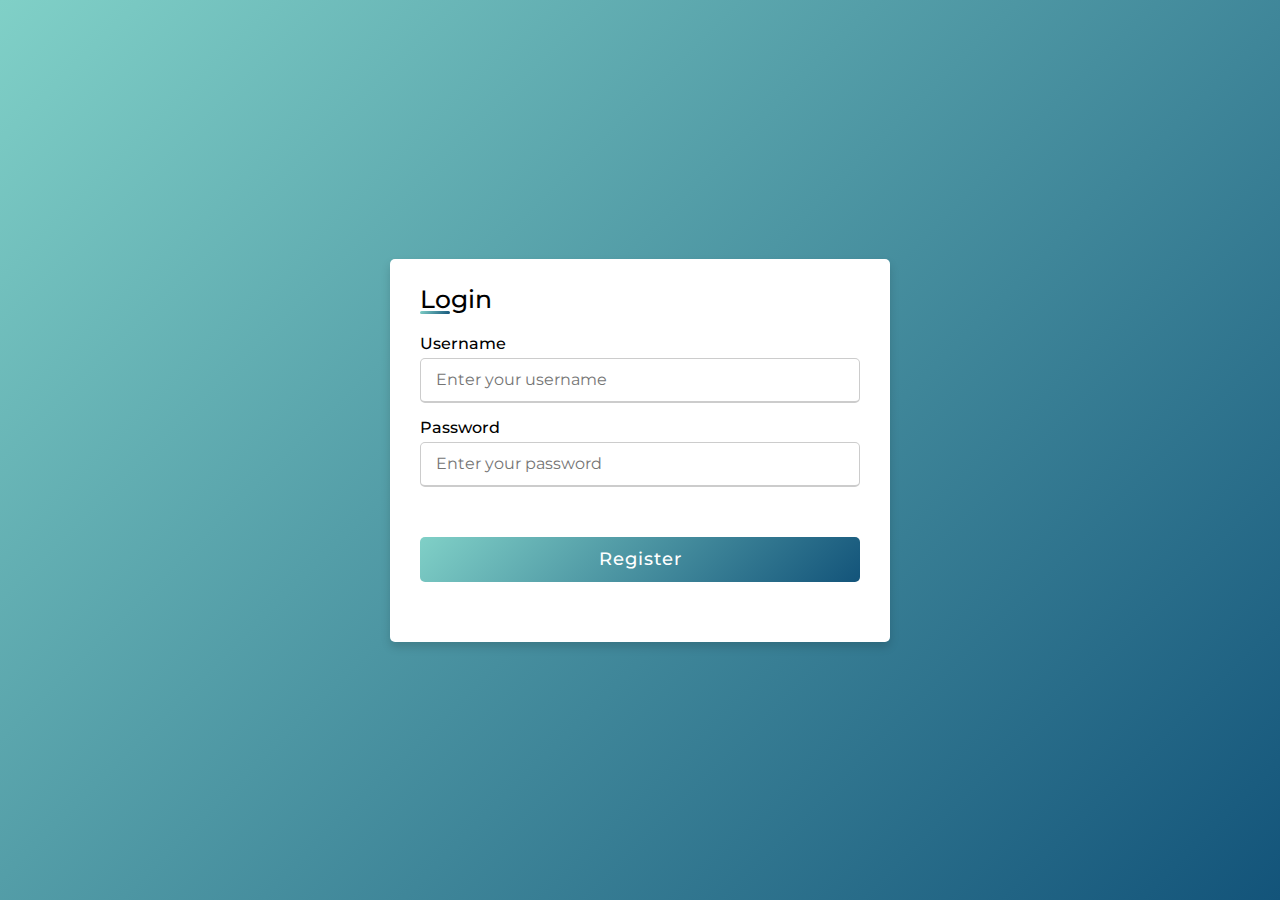
<file: register/login.html>
<!DOCTYPE html>
<html lang="en" dir="ltr">
  <head>
    <meta charset="UTF-8">
    <link href="https://fonts.googleapis.com/css2?family=Montserrat:wght@500;600;700&family=Open+Sans&display=swap" rel="stylesheet">
    <link rel="stylesheet" href="login.css">
     <meta name="viewport" content="width=device-width, initial-scale=1.0">
     <title>Login page</title>
   </head>
<body>
  <div class="container">
    <div class="title">Login</div>
    <div class="content">
      <form action="#" id="form" method="POST">
        <div class="user-details">
          <div class="input-box">
            <span class="details">Username</span>
            <input type="text" placeholder="Enter your username" id="username" required>
          </div>
          <div class="input-box">
            <span class="details">Password</span>
            <input type="=password" placeholder="Enter your password" id="password" required>
          </div>
        </div>
        <div class="button">
          <input id="submitBtn" type="submit" value="Register">
        </div>
        <div id="errorMsg" style="display: none; border: 1px solid red;"></div>
      </form>
    </div>
  </div>
  <script src="login.js"></script>
</body>
</html>
</file>
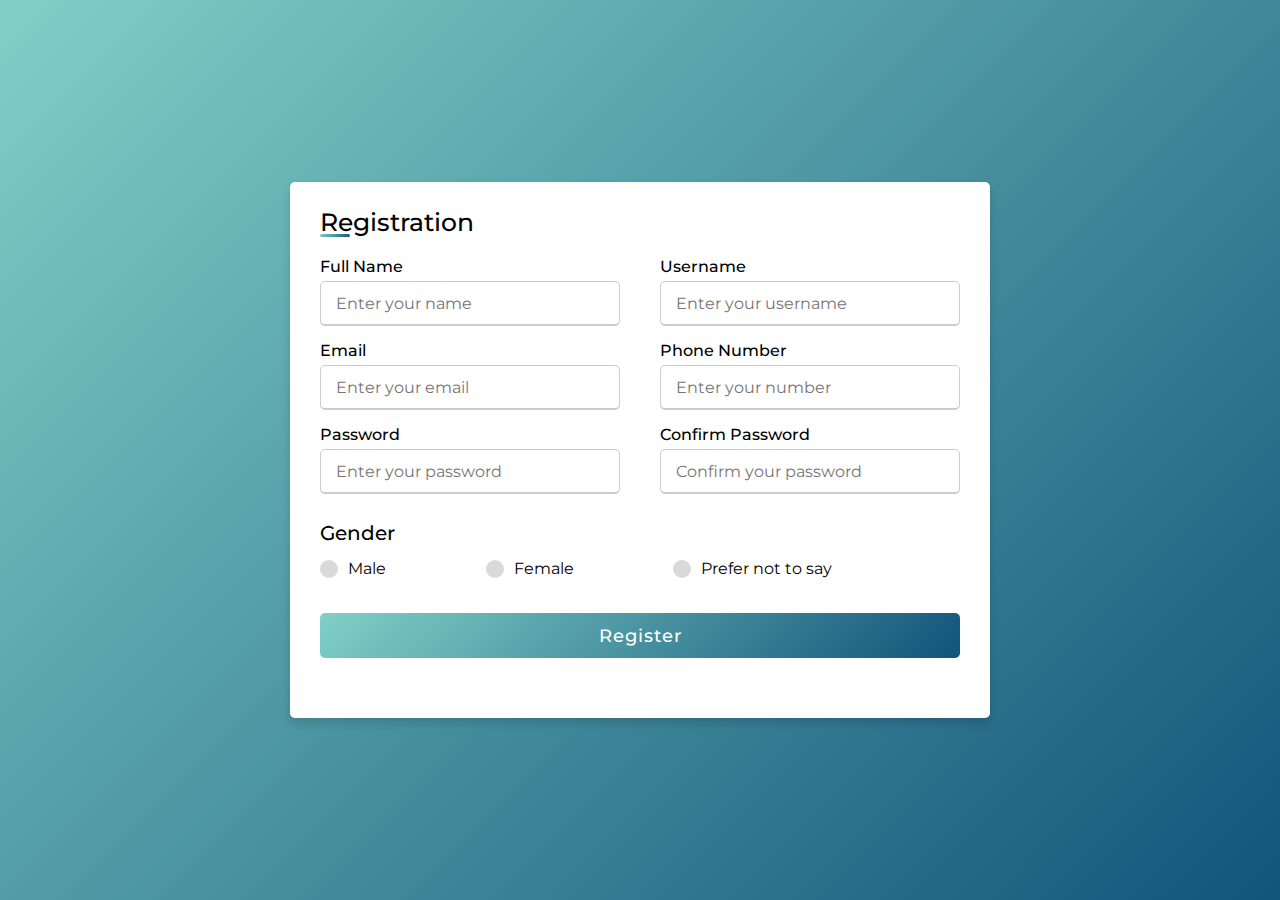
<file: register/register.html>
<!DOCTYPE html>
<!-- Created By CodingLab - www.codinglabweb.com -->
<html lang="en" dir="ltr">
  <head>
    <meta charset="UTF-8">
    <link href="https://fonts.googleapis.com/css2?family=Montserrat:wght@500;600;700&family=Open+Sans&display=swap" rel="stylesheet">
    <link rel="stylesheet" href="style.css">
     <meta name="viewport" content="width=device-width, initial-scale=1.0">
     <title>Registration Form</title>
   </head>
<body>
  <div class="container">
    <div class="title">Registration</div>
    <div class="content">
      <form action="#" id="form" method="POST">
        <div class="user-details">
          <div class="input-box">
            <span class="details">Full Name</span>
            <input type="text" placeholder="Enter your name" id="userFullName" required>
          </div>
          <div class="input-box">
            <span class="details">Username</span>
            <input type="text" placeholder="Enter your username" id="username" required>
          </div>
          <div class="input-box">
            <span class="details">Email</span>
            <input type="text" placeholder="Enter your email"  id="email" required>
          </div>
          <div class="input-box">
            <span class="details">Phone Number</span>
            <input type="text" placeholder="Enter your number" id="phoneNumber" required>
          </div>
          <div class="input-box">
            <span class="details">Password</span>
            <input type="password" placeholder="Enter your password" id="password" required>
          </div>
          <div class="input-box">
            <span class="details">Confirm Password</span>
            <input type="password" placeholder="Confirm your password" id="passwordConfirm" required>
          </div>
        </div>
        <div class="gender-details">
          <input type="radio" name="gender" id="dot-1">
          <input type="radio" name="gender" id="dot-2">
          <input type="radio" name="gender" id="dot-3">
          <span class="gender-title">Gender</span>
          <div class="category">
            <label for="dot-1">
            <span class="dot one"></span>
            <span class="gender">Male</span>
          </label>
          <label for="dot-2">
            <span class="dot two"></span>
            <span class="gender">Female</span>
          </label>
          <label for="dot-3">
            <span class="dot three"></span>
            <span class="gender">Prefer not to say</span>
            </label>
          </div>
        </div>
        <div class="button">
          <input id="submitBtn" type="submit" value="Register">
        </div>
        <div id="errorMsg" style="display: none; border: 1px solid red;"></div>
      </form>
    </div>
  </div>
  <script src="register.js"></script>
</body>
</html>
</file>
<file: dashboard/css/chartist.css>
.ct-label {
  fill: rgba(0, 0, 0, 0.4);
  color: rgba(0, 0, 0, 0.4);
  font-size: 0.75rem;
  line-height: 1; }

.ct-chart-line .ct-label, .ct-chart-bar .ct-label {
  display: block;
  display: -webkit-box;
  display: -moz-box;
  display: -ms-flexbox;
  display: -webkit-flex;
  display: flex; }

.ct-label.ct-horizontal.ct-start {
  -webkit-box-align: flex-end;
  -webkit-align-items: flex-end;
  -ms-flex-align: flex-end;
  align-items: flex-end;
  -webkit-box-pack: flex-start;
  -webkit-justify-content: flex-start;
  -ms-flex-pack: flex-start;
  justify-content: flex-start;
  text-align: left;
  text-anchor: start; }

.ct-label.ct-horizontal.ct-end {
  -webkit-box-align: flex-start;
  -webkit-align-items: flex-start;
  -ms-flex-align: flex-start;
  align-items: flex-start;
  -webkit-box-pack: flex-start;
  -webkit-justify-content: flex-start;
  -ms-flex-pack: flex-start;
  justify-content: flex-start;
  text-align: left;
  text-anchor: start; }

.ct-label.ct-vertical.ct-start {
  -webkit-box-align: flex-end;
  -webkit-align-items: flex-end;
  -ms-flex-align: flex-end;
  align-items: flex-end;
  -webkit-box-pack: flex-end;
  -webkit-justify-content: flex-end;
  -ms-flex-pack: flex-end;
  justify-content: flex-end;
  text-align: right;
  text-anchor: end; }

.ct-label.ct-vertical.ct-end {
  -webkit-box-align: flex-end;
  -webkit-align-items: flex-end;
  -ms-flex-align: flex-end;
  align-items: flex-end;
  -webkit-box-pack: flex-start;
  -webkit-justify-content: flex-start;
  -ms-flex-pack: flex-start;
  justify-content: flex-start;
  text-align: left;
  text-anchor: start; }

.ct-chart-bar .ct-label.ct-horizontal.ct-start {
  -webkit-box-align: flex-end;
  -webkit-align-items: flex-end;
  -ms-flex-align: flex-end;
  align-items: flex-end;
  -webkit-box-pack: center;
  -webkit-justify-content: center;
  -ms-flex-pack: center;
  justify-content: center;
  text-align: center;
  text-anchor: start; }

.ct-chart-bar .ct-label.ct-horizontal.ct-end {
  -webkit-box-align: flex-start;
  -webkit-align-items: flex-start;
  -ms-flex-align: flex-start;
  align-items: flex-start;
  -webkit-box-pack: center;
  -webkit-justify-content: center;
  -ms-flex-pack: center;
  justify-content: center;
  text-align: center;
  text-anchor: start; }

.ct-chart-bar.ct-horizontal-bars .ct-label.ct-horizontal.ct-start {
  -webkit-box-align: flex-end;
  -webkit-align-items: flex-end;
  -ms-flex-align: flex-end;
  align-items: flex-end;
  -webkit-box-pack: flex-start;
  -webkit-justify-content: flex-start;
  -ms-flex-pack: flex-start;
  justify-content: flex-start;
  text-align: left;
  text-anchor: start; }

.ct-chart-bar.ct-horizontal-bars .ct-label.ct-horizontal.ct-end {
  -webkit-box-align: flex-start;
  -webkit-align-items: flex-start;
  -ms-flex-align: flex-start;
  align-items: flex-start;
  -webkit-box-pack: flex-start;
  -webkit-justify-content: flex-start;
  -ms-flex-pack: flex-start;
  justify-content: flex-start;
  text-align: left;
  text-anchor: start; }

.ct-chart-bar.ct-horizontal-bars .ct-label.ct-vertical.ct-start {
  -webkit-box-align: center;
  -webkit-align-items: center;
  -ms-flex-align: center;
  align-items: center;
  -webkit-box-pack: flex-end;
  -webkit-justify-content: flex-end;
  -ms-flex-pack: flex-end;
  justify-content: flex-end;
  text-align: right;
  text-anchor: end; }

.ct-chart-bar.ct-horizontal-bars .ct-label.ct-vertical.ct-end {
  -webkit-box-align: center;
  -webkit-align-items: center;
  -ms-flex-align: center;
  align-items: center;
  -webkit-box-pack: flex-start;
  -webkit-justify-content: flex-start;
  -ms-flex-pack: flex-start;
  justify-content: flex-start;
  text-align: left;
  text-anchor: end; }

.ct-grid {
  stroke: rgba(0, 0, 0, 0.2);
  stroke-width: 1px;
  stroke-dasharray: 2px; }

.ct-point {
  stroke-width: 10px;
  stroke-linecap: round; }

.ct-line {
  fill: none;
  stroke-width: 4px; }

.ct-area {
  stroke: none;
  fill-opacity: 0.1; }

.ct-bar {
  fill: none;
  stroke-width: 10px; }

.ct-slice-donut {
  fill: none;
  stroke-width: 60px; }

.ct-series-a .ct-point, .ct-series-a .ct-line, .ct-series-a .ct-bar, .ct-series-a .ct-slice-donut {
  stroke: #00A5A8; }
.ct-series-a .ct-slice-pie, .ct-series-a .ct-area {
  fill: #00A5A8; }

.ct-series-b .ct-point, .ct-series-b .ct-line, .ct-series-b .ct-bar, .ct-series-b .ct-slice-donut {
  stroke: #FF7D4D; }
.ct-series-b .ct-slice-pie, .ct-series-b .ct-area {
  fill: #FF7D4D; }

.ct-series-c .ct-point, .ct-series-c .ct-line, .ct-series-c .ct-bar, .ct-series-c .ct-slice-donut {
  stroke: #F25E75; }
.ct-series-c .ct-slice-pie, .ct-series-c .ct-area {
  fill: #F25E75; }

.ct-series-d .ct-point, .ct-series-d .ct-line, .ct-series-d .ct-bar, .ct-series-d .ct-slice-donut {
  stroke: #5175E0; }
.ct-series-d .ct-slice-pie, .ct-series-d .ct-area {
  fill: #5175E0; }

.ct-series-e .ct-point, .ct-series-e .ct-line, .ct-series-e .ct-bar, .ct-series-e .ct-slice-donut {
  stroke: #2A363B; }
.ct-series-e .ct-slice-pie, .ct-series-e .ct-area {
  fill: #2A363B; }

.ct-series-f .ct-point, .ct-series-f .ct-line, .ct-series-f .ct-bar, .ct-series-f .ct-slice-donut {
  stroke: #6C5B7B; }
.ct-series-f .ct-slice-pie, .ct-series-f .ct-area {
  fill: #6C5B7B; }

.ct-series-g .ct-point, .ct-series-g .ct-line, .ct-series-g .ct-bar, .ct-series-g .ct-slice-donut {
  stroke: #C06C84; }
.ct-series-g .ct-slice-pie, .ct-series-g .ct-area {
  fill: #C06C84; }

.ct-series-h .ct-point, .ct-series-h .ct-line, .ct-series-h .ct-bar, .ct-series-h .ct-slice-donut {
  stroke: #6b0392; }
.ct-series-h .ct-slice-pie, .ct-series-h .ct-area {
  fill: #6b0392; }

.ct-series-i .ct-point, .ct-series-i .ct-line, .ct-series-i .ct-bar, .ct-series-i .ct-slice-donut {
  stroke: #f05b4f; }
.ct-series-i .ct-slice-pie, .ct-series-i .ct-area {
  fill: #f05b4f; }

.ct-series-j .ct-point, .ct-series-j .ct-line, .ct-series-j .ct-bar, .ct-series-j .ct-slice-donut {
  stroke: #dda458; }
.ct-series-j .ct-slice-pie, .ct-series-j .ct-area {
  fill: #dda458; }

.ct-series-k .ct-point, .ct-series-k .ct-line, .ct-series-k .ct-bar, .ct-series-k .ct-slice-donut {
  stroke: #eacf7d; }
.ct-series-k .ct-slice-pie, .ct-series-k .ct-area {
  fill: #eacf7d; }

.ct-series-l .ct-point, .ct-series-l .ct-line, .ct-series-l .ct-bar, .ct-series-l .ct-slice-donut {
  stroke: #86797d; }
.ct-series-l .ct-slice-pie, .ct-series-l .ct-area {
  fill: #86797d; }

.ct-series-m .ct-point, .ct-series-m .ct-line, .ct-series-m .ct-bar, .ct-series-m .ct-slice-donut {
  stroke: #b2c326; }
.ct-series-m .ct-slice-pie, .ct-series-m .ct-area {
  fill: #b2c326; }

.ct-series-n .ct-point, .ct-series-n .ct-line, .ct-series-n .ct-bar, .ct-series-n .ct-slice-donut {
  stroke: #6188e2; }
.ct-series-n .ct-slice-pie, .ct-series-n .ct-area {
  fill: #6188e2; }

.ct-series-o .ct-point, .ct-series-o .ct-line, .ct-series-o .ct-bar, .ct-series-o .ct-slice-donut {
  stroke: #a748ca; }
.ct-series-o .ct-slice-pie, .ct-series-o .ct-area {
  fill: #a748ca; }

.ct-square {
  display: block;
  position: relative;
  width: 100%; }
  .ct-square:before {
    display: block;
    float: left;
    content: "";
    width: 0;
    height: 0;
    padding-bottom: 100%; }
  .ct-square:after {
    content: "";
    display: table;
    clear: both; }
  .ct-square > svg {
    display: block;
    position: absolute;
    top: 0;
    left: 0; }

.ct-minor-second {
  display: block;
  position: relative;
  width: 100%; }
  .ct-minor-second:before {
    display: block;
    float: left;
    content: "";
    width: 0;
    height: 0;
    padding-bottom: 93.75%; }
  .ct-minor-second:after {
    content: "";
    display: table;
    clear: both; }
  .ct-minor-second > svg {
    display: block;
    position: absolute;
    top: 0;
    left: 0; }

.ct-major-second {
  display: block;
  position: relative;
  width: 100%; }
  .ct-major-second:before {
    display: block;
    float: left;
    content: "";
    width: 0;
    height: 0;
    padding-bottom: 88.8888888889%; }
  .ct-major-second:after {
    content: "";
    display: table;
    clear: both; }
  .ct-major-second > svg {
    display: block;
    position: absolute;
    top: 0;
    left: 0; }

.ct-minor-third {
  display: block;
  position: relative;
  width: 100%; }
  .ct-minor-third:before {
    display: block;
    float: left;
    content: "";
    width: 0;
    height: 0;
    padding-bottom: 83.3333333333%; }
  .ct-minor-third:after {
    content: "";
    display: table;
    clear: both; }
  .ct-minor-third > svg {
    display: block;
    position: absolute;
    top: 0;
    left: 0; }

.ct-major-third {
  display: block;
  position: relative;
  width: 100%; }
  .ct-major-third:before {
    display: block;
    float: left;
    content: "";
    width: 0;
    height: 0;
    padding-bottom: 80%; }
  .ct-major-third:after {
    content: "";
    display: table;
    clear: both; }
  .ct-major-third > svg {
    display: block;
    position: absolute;
    top: 0;
    left: 0; }

.ct-perfect-fourth {
  display: block;
  position: relative;
  width: 100%; }
  .ct-perfect-fourth:before {
    display: block;
    float: left;
    content: "";
    width: 0;
    height: 0;
    padding-bottom: 75%; }
  .ct-perfect-fourth:after {
    content: "";
    display: table;
    clear: both; }
  .ct-perfect-fourth > svg {
    display: block;
    position: absolute;
    top: 0;
    left: 0; }

.ct-perfect-fifth {
  display: block;
  position: relative;
  width: 100%; }
  .ct-perfect-fifth:before {
    display: block;
    float: left;
    content: "";
    width: 0;
    height: 0;
    padding-bottom: 66.6666666667%; }
  .ct-perfect-fifth:after {
    content: "";
    display: table;
    clear: both; }
  .ct-perfect-fifth > svg {
    display: block;
    position: absolute;
    top: 0;
    left: 0; }

.ct-minor-sixth {
  display: block;
  position: relative;
  width: 100%; }
  .ct-minor-sixth:before {
    display: block;
    float: left;
    content: "";
    width: 0;
    height: 0;
    padding-bottom: 62.5%; }
  .ct-minor-sixth:after {
    content: "";
    display: table;
    clear: both; }
  .ct-minor-sixth > svg {
    display: block;
    position: absolute;
    top: 0;
    left: 0; }

.ct-golden-section {
  display: block;
  position: relative;
  width: 100%; }
  .ct-golden-section:before {
    display: block;
    float: left;
    content: "";
    width: 0;
    height: 0;
    padding-bottom: 61.804697157%; }
  .ct-golden-section:after {
    content: "";
    display: table;
    clear: both; }
  .ct-golden-section > svg {
    display: block;
    position: absolute;
    top: 0;
    left: 0; }

.ct-major-sixth {
  display: block;
  position: relative;
  width: 100%; }
  .ct-major-sixth:before {
    display: block;
    float: left;
    content: "";
    width: 0;
    height: 0;
    padding-bottom: 60%; }
  .ct-major-sixth:after {
    content: "";
    display: table;
    clear: both; }
  .ct-major-sixth > svg {
    display: block;
    position: absolute;
    top: 0;
    left: 0; }

.ct-minor-seventh {
  display: block;
  position: relative;
  width: 100%; }
  .ct-minor-seventh:before {
    display: block;
    float: left;
    content: "";
    width: 0;
    height: 0;
    padding-bottom: 56.25%; }
  .ct-minor-seventh:after {
    content: "";
    display: table;
    clear: both; }
  .ct-minor-seventh > svg {
    display: block;
    position: absolute;
    top: 0;
    left: 0; }

.ct-major-seventh {
  display: block;
  position: relative;
  width: 100%; }
  .ct-major-seventh:before {
    display: block;
    float: left;
    content: "";
    width: 0;
    height: 0;
    padding-bottom: 53.3333333333%; }
  .ct-major-seventh:after {
    content: "";
    display: table;
    clear: both; }
  .ct-major-seventh > svg {
    display: block;
    position: absolute;
    top: 0;
    left: 0; }

.ct-octave {
  display: block;
  position: relative;
  width: 100%; }
  .ct-octave:before {
    display: block;
    float: left;
    content: "";
    width: 0;
    height: 0;
    padding-bottom: 50%; }
  .ct-octave:after {
    content: "";
    display: table;
    clear: both; }
  .ct-octave > svg {
    display: block;
    position: absolute;
    top: 0;
    left: 0; }

.ct-major-tenth {
  display: block;
  position: relative;
  width: 100%; }
  .ct-major-tenth:before {
    display: block;
    float: left;
    content: "";
    width: 0;
    height: 0;
    padding-bottom: 40%; }
  .ct-major-tenth:after {
    content: "";
    display: table;
    clear: both; }
  .ct-major-tenth > svg {
    display: block;
    position: absolute;
    top: 0;
    left: 0; }

.ct-major-eleventh {
  display: block;
  position: relative;
  width: 100%; }
  .ct-major-eleventh:before {
    display: block;
    float: left;
    content: "";
    width: 0;
    height: 0;
    padding-bottom: 37.5%; }
  .ct-major-eleventh:after {
    content: "";
    display: table;
    clear: both; }
  .ct-major-eleventh > svg {
    display: block;
    position: absolute;
    top: 0;
    left: 0; }

.ct-major-twelfth {
  display: block;
  position: relative;
  width: 100%; }
  .ct-major-twelfth:before {
    display: block;
    float: left;
    content: "";
    width: 0;
    height: 0;
    padding-bottom: 33.3333333333%; }
  .ct-major-twelfth:after {
    content: "";
    display: table;
    clear: both; }
  .ct-major-twelfth > svg {
    display: block;
    position: absolute;
    top: 0;
    left: 0; }

.ct-double-octave {
  display: block;
  position: relative;
  width: 100%; }
  .ct-double-octave:before {
    display: block;
    float: left;
    content: "";
    width: 0;
    height: 0;
    padding-bottom: 25%; }
  .ct-double-octave:after {
    content: "";
    display: table;
    clear: both; }
  .ct-double-octave > svg {
    display: block;
    position: absolute;
    top: 0;
    left: 0; }

/*# sourceMappingURL=chartist.css.map */
</file>
<file: dashboard/css/chartist-plugin-tooltip.css>
.chartist-tooltip {
  position: absolute;
  display: block;
   display: inline-block;
  opacity: 0;
  min-width: 5em;
  padding: .5rem;
  background: rgba(0,0,0,0.7);
  color: #FFF;
  /*font-family: Oxygen,Helvetica,Arial,sans-serif;*/
  font-weight: 400;
  text-align: center;
  pointer-events: none;
  z-index: 1;
  -webkit-transition: opacity .2s linear;
  -moz-transition: opacity .2s linear;
  -o-transition: opacity .2s linear;
  transition: opacity .2s linear; }
  .chartist-tooltip:before {
    content: "";
    position: absolute;
    top: 100%;
    left: 50%;
    width: 0;
    height: 0;
    margin-left: -15px;
    border: 15px solid transparent;
    border-top-color: rgba(0,0,0,0.7); }
  .chartist-tooltip.tooltip-show {
    opacity: 1; }

.ct-area, .ct-line {
  pointer-events: none; }

/*# sourceMappingURL=chartist-plugin-tooltip.css.map */
</file>
<file: dashboard/css/chat-application.css>
.chat-application .app-content, .chat-application .content-right, .chat-application .content-wrapper, .chat-application .content-body {
  height: 100%; }

.chat-application .content-wrapper {
  padding: 0 !important; }

.chat-application .sidebar-left {
  border-right: 1px solid #E4E7ED;
  z-index: 9;
  height: -webkit-calc(100% - 30px);
  height: -moz-calc(100% - 30px);
  height: calc(100% - 30px); }

.chat-application .chat-fixed-search {
  position: fixed;
  z-index: 9;
  background: #FFFFFF;
  width: 300px;
  border-bottom: 1px solid #E4E7ED; }

.chat-application .users-list-padding {
  padding-top: 83px;
  padding-bottom: 60px; }

.chat-application .chat-app-window {
  padding: 20px 30px;
  overflow-y: scroll;
  text-align: center;
  background-color: #edeef0;
  height: -webkit-calc(100% - 112px);
  height: -moz-calc(100% - 112px);
  height: calc(100% - 112px);
  background-image: url("data:image/svg+xml,%3Csvg xmlns='http://www.w3.org/2000/svg' width='260' height='260' viewBox='0 0 260 260'%3E%3Cg fill-rule='evenodd'%3E%3Cg fill='%239C92AC' fill-opacity='0.22'%3E%3Cpath d='M24.37 16c.2.65.39 1.32.54 2H21.17l1.17 2.34.45.9-.24.11V28a5 5 0 0 1-2.23 8.94l-.02.06a8 8 0 0 1-7.75 6h-20a8 8 0 0 1-7.74-6l-.02-.06A5 5 0 0 1-17.45 28v-6.76l-.79-1.58-.44-.9.9-.44.63-.32H-20a23.01 23.01 0 0 1 44.37-2zm-36.82 2a1 1 0 0 0-.44.1l-3.1 1.56.89 1.79 1.31-.66a3 3 0 0 1 2.69 0l2.2 1.1a1 1 0 0 0 .9 0l2.21-1.1a3 3 0 0 1 2.69 0l2.2 1.1a1 1 0 0 0 .9 0l2.21-1.1a3 3 0 0 1 2.69 0l2.2 1.1a1 1 0 0 0 .86.02l2.88-1.27a3 3 0 0 1 2.43 0l2.88 1.27a1 1 0 0 0 .85-.02l3.1-1.55-.89-1.79-1.42.71a3 3 0 0 1-2.56.06l-2.77-1.23a1 1 0 0 0-.4-.09h-.01a1 1 0 0 0-.4.09l-2.78 1.23a3 3 0 0 1-2.56-.06l-2.3-1.15a1 1 0 0 0-.45-.11h-.01a1 1 0 0 0-.44.1L.9 19.22a3 3 0 0 1-2.69 0l-2.2-1.1a1 1 0 0 0-.45-.11h-.01a1 1 0 0 0-.44.1l-2.21 1.11a3 3 0 0 1-2.69 0l-2.2-1.1a1 1 0 0 0-.45-.11h-.01zm0-2h-4.9a21.01 21.01 0 0 1 39.61 0h-2.09l-.06-.13-.26.13h-32.31zm30.35 7.68l1.36-.68h1.3v2h-36v-1.15l.34-.17 1.36-.68h2.59l1.36.68a3 3 0 0 0 2.69 0l1.36-.68h2.59l1.36.68a3 3 0 0 0 2.69 0L2.26 23h2.59l1.36.68a3 3 0 0 0 2.56.06l1.67-.74h3.23l1.67.74a3 3 0 0 0 2.56-.06zM-13.82 27l16.37 4.91L18.93 27h-32.75zm-.63 2h.34l16.66 5 16.67-5h.33a3 3 0 1 1 0 6h-34a3 3 0 1 1 0-6zm1.35 8a6 6 0 0 0 5.65 4h20a6 6 0 0 0 5.66-4H-13.1z'/%3E%3Cpath id='path6_fill-copy' d='M284.37 16c.2.65.39 1.32.54 2H281.17l1.17 2.34.45.9-.24.11V28a5 5 0 0 1-2.23 8.94l-.02.06a8 8 0 0 1-7.75 6h-20a8 8 0 0 1-7.74-6l-.02-.06a5 5 0 0 1-2.24-8.94v-6.76l-.79-1.58-.44-.9.9-.44.63-.32H240a23.01 23.01 0 0 1 44.37-2zm-36.82 2a1 1 0 0 0-.44.1l-3.1 1.56.89 1.79 1.31-.66a3 3 0 0 1 2.69 0l2.2 1.1a1 1 0 0 0 .9 0l2.21-1.1a3 3 0 0 1 2.69 0l2.2 1.1a1 1 0 0 0 .9 0l2.21-1.1a3 3 0 0 1 2.69 0l2.2 1.1a1 1 0 0 0 .86.02l2.88-1.27a3 3 0 0 1 2.43 0l2.88 1.27a1 1 0 0 0 .85-.02l3.1-1.55-.89-1.79-1.42.71a3 3 0 0 1-2.56.06l-2.77-1.23a1 1 0 0 0-.4-.09h-.01a1 1 0 0 0-.4.09l-2.78 1.23a3 3 0 0 1-2.56-.06l-2.3-1.15a1 1 0 0 0-.45-.11h-.01a1 1 0 0 0-.44.1l-2.21 1.11a3 3 0 0 1-2.69 0l-2.2-1.1a1 1 0 0 0-.45-.11h-.01a1 1 0 0 0-.44.1l-2.21 1.11a3 3 0 0 1-2.69 0l-2.2-1.1a1 1 0 0 0-.45-.11h-.01zm0-2h-4.9a21.01 21.01 0 0 1 39.61 0h-2.09l-.06-.13-.26.13h-32.31zm30.35 7.68l1.36-.68h1.3v2h-36v-1.15l.34-.17 1.36-.68h2.59l1.36.68a3 3 0 0 0 2.69 0l1.36-.68h2.59l1.36.68a3 3 0 0 0 2.69 0l1.36-.68h2.59l1.36.68a3 3 0 0 0 2.56.06l1.67-.74h3.23l1.67.74a3 3 0 0 0 2.56-.06zM246.18 27l16.37 4.91L278.93 27h-32.75zm-.63 2h.34l16.66 5 16.67-5h.33a3 3 0 1 1 0 6h-34a3 3 0 1 1 0-6zm1.35 8a6 6 0 0 0 5.65 4h20a6 6 0 0 0 5.66-4H246.9z'/%3E%3Cpath d='M159.5 21.02A9 9 0 0 0 151 15h-42a9 9 0 0 0-8.5 6.02 6 6 0 0 0 .02 11.96A8.99 8.99 0 0 0 109 45h42a9 9 0 0 0 8.48-12.02 6 6 0 0 0 .02-11.96zM151 17h-42a7 7 0 0 0-6.33 4h54.66a7 7 0 0 0-6.33-4zm-9.34 26a8.98 8.98 0 0 0 3.34-7h-2a7 7 0 0 1-7 7h-4.34a8.98 8.98 0 0 0 3.34-7h-2a7 7 0 0 1-7 7h-4.34a8.98 8.98 0 0 0 3.34-7h-2a7 7 0 0 1-7 7h-7a7 7 0 1 1 0-14h42a7 7 0 1 1 0 14h-9.34zM109 27a9 9 0 0 0-7.48 4H101a4 4 0 1 1 0-8h58a4 4 0 0 1 0 8h-.52a9 9 0 0 0-7.48-4h-42z'/%3E%3Cpath d='M39 115a8 8 0 1 0 0-16 8 8 0 0 0 0 16zm6-8a6 6 0 1 1-12 0 6 6 0 0 1 12 0zm-3-29v-2h8v-6H40a4 4 0 0 0-4 4v10H22l-1.33 4-.67 2h2.19L26 130h26l3.81-40H58l-.67-2L56 84H42v-6zm-4-4v10h2V74h8v-2h-8a2 2 0 0 0-2 2zm2 12h14.56l.67 2H22.77l.67-2H40zm13.8 4H24.2l3.62 38h22.36l3.62-38z'/%3E%3Cpath d='M129 92h-6v4h-6v4h-6v14h-3l.24 2 3.76 32h36l3.76-32 .24-2h-3v-14h-6v-4h-6v-4h-8zm18 22v-12h-4v4h3v8h1zm-3 0v-6h-4v6h4zm-6 6v-16h-4v19.17c1.6-.7 2.97-1.8 4-3.17zm-6 3.8V100h-4v23.8a10.04 10.04 0 0 0 4 0zm-6-.63V104h-4v16a10.04 10.04 0 0 0 4 3.17zm-6-9.17v-6h-4v6h4zm-6 0v-8h3v-4h-4v12h1zm27-12v-4h-4v4h3v4h1v-4zm-6 0v-8h-4v4h3v4h1zm-6-4v-4h-4v8h1v-4h3zm-6 4v-4h-4v8h1v-4h3zm7 24a12 12 0 0 0 11.83-10h7.92l-3.53 30h-32.44l-3.53-30h7.92A12 12 0 0 0 130 126z'/%3E%3Cpath d='M212 86v2h-4v-2h4zm4 0h-2v2h2v-2zm-20 0v.1a5 5 0 0 0-.56 9.65l.06.25 1.12 4.48a2 2 0 0 0 1.94 1.52h.01l7.02 24.55a2 2 0 0 0 1.92 1.45h4.98a2 2 0 0 0 1.92-1.45l7.02-24.55a2 2 0 0 0 1.95-1.52L224.5 96l.06-.25a5 5 0 0 0-.56-9.65V86a14 14 0 0 0-28 0zm4 0h6v2h-9a3 3 0 1 0 0 6H223a3 3 0 1 0 0-6H220v-2h2a12 12 0 1 0-24 0h2zm-1.44 14l-1-4h24.88l-1 4h-22.88zm8.95 26l-6.86-24h18.7l-6.86 24h-4.98zM150 242a22 22 0 1 0 0-44 22 22 0 0 0 0 44zm24-22a24 24 0 1 1-48 0 24 24 0 0 1 48 0zm-28.38 17.73l2.04-.87a6 6 0 0 1 4.68 0l2.04.87a2 2 0 0 0 2.5-.82l1.14-1.9a6 6 0 0 1 3.79-2.75l2.15-.5a2 2 0 0 0 1.54-2.12l-.19-2.2a6 6 0 0 1 1.45-4.46l1.45-1.67a2 2 0 0 0 0-2.62l-1.45-1.67a6 6 0 0 1-1.45-4.46l.2-2.2a2 2 0 0 0-1.55-2.13l-2.15-.5a6 6 0 0 1-3.8-2.75l-1.13-1.9a2 2 0 0 0-2.5-.8l-2.04.86a6 6 0 0 1-4.68 0l-2.04-.87a2 2 0 0 0-2.5.82l-1.14 1.9a6 6 0 0 1-3.79 2.75l-2.15.5a2 2 0 0 0-1.54 2.12l.19 2.2a6 6 0 0 1-1.45 4.46l-1.45 1.67a2 2 0 0 0 0 2.62l1.45 1.67a6 6 0 0 1 1.45 4.46l-.2 2.2a2 2 0 0 0 1.55 2.13l2.15.5a6 6 0 0 1 3.8 2.75l1.13 1.9a2 2 0 0 0 2.5.8zm2.82.97a4 4 0 0 1 3.12 0l2.04.87a4 4 0 0 0 4.99-1.62l1.14-1.9a4 4 0 0 1 2.53-1.84l2.15-.5a4 4 0 0 0 3.09-4.24l-.2-2.2a4 4 0 0 1 .97-2.98l1.45-1.67a4 4 0 0 0 0-5.24l-1.45-1.67a4 4 0 0 1-.97-2.97l.2-2.2a4 4 0 0 0-3.09-4.25l-2.15-.5a4 4 0 0 1-2.53-1.84l-1.14-1.9a4 4 0 0 0-5-1.62l-2.03.87a4 4 0 0 1-3.12 0l-2.04-.87a4 4 0 0 0-4.99 1.62l-1.14 1.9a4 4 0 0 1-2.53 1.84l-2.15.5a4 4 0 0 0-3.09 4.24l.2 2.2a4 4 0 0 1-.97 2.98l-1.45 1.67a4 4 0 0 0 0 5.24l1.45 1.67a4 4 0 0 1 .97 2.97l-.2 2.2a4 4 0 0 0 3.09 4.25l2.15.5a4 4 0 0 1 2.53 1.84l1.14 1.9a4 4 0 0 0 5 1.62l2.03-.87zM152 207a1 1 0 1 1 2 0 1 1 0 0 1-2 0zm6 2a1 1 0 1 1 2 0 1 1 0 0 1-2 0zm-11 1a1 1 0 1 1 2 0 1 1 0 0 1-2 0zm-6 0a1 1 0 1 1 2 0 1 1 0 0 1-2 0zm3-5a1 1 0 1 1 2 0 1 1 0 0 1-2 0zm-8 8a1 1 0 1 1 2 0 1 1 0 0 1-2 0zm3 6a1 1 0 1 1 2 0 1 1 0 0 1-2 0zm0 6a1 1 0 1 1 2 0 1 1 0 0 1-2 0zm4 7a1 1 0 1 1 2 0 1 1 0 0 1-2 0zm5-2a1 1 0 1 1 2 0 1 1 0 0 1-2 0zm5 4a1 1 0 1 1 2 0 1 1 0 0 1-2 0zm4-6a1 1 0 1 1 2 0 1 1 0 0 1-2 0zm6-4a1 1 0 1 1 2 0 1 1 0 0 1-2 0zm-4-3a1 1 0 1 1 2 0 1 1 0 0 1-2 0zm4-3a1 1 0 1 1 2 0 1 1 0 0 1-2 0zm-5-4a1 1 0 1 1 2 0 1 1 0 0 1-2 0zm-24 6a1 1 0 1 1 2 0 1 1 0 0 1-2 0zm16 5a5 5 0 1 0 0-10 5 5 0 0 0 0 10zm7-5a7 7 0 1 1-14 0 7 7 0 0 1 14 0zm86-29a1 1 0 0 0 0 2h2a1 1 0 0 0 0-2h-2zm19 9a1 1 0 0 1 1-1h2a1 1 0 0 1 0 2h-2a1 1 0 0 1-1-1zm-14 5a1 1 0 0 0 0 2h2a1 1 0 0 0 0-2h-2zm-25 1a1 1 0 0 0 0 2h2a1 1 0 0 0 0-2h-2zm5 4a1 1 0 0 0 0 2h2a1 1 0 0 0 0-2h-2zm9 0a1 1 0 0 1 1-1h2a1 1 0 0 1 0 2h-2a1 1 0 0 1-1-1zm15 1a1 1 0 0 1 1-1h2a1 1 0 0 1 0 2h-2a1 1 0 0 1-1-1zm12-2a1 1 0 0 0 0 2h2a1 1 0 0 0 0-2h-2zm-11-14a1 1 0 0 1 1-1h2a1 1 0 0 1 0 2h-2a1 1 0 0 1-1-1zm-19 0a1 1 0 0 0 0 2h2a1 1 0 0 0 0-2h-2zm6 5a1 1 0 0 1 1-1h2a1 1 0 0 1 0 2h-2a1 1 0 0 1-1-1zm-25 15c0-.47.01-.94.03-1.4a5 5 0 0 1-1.7-8 3.99 3.99 0 0 1 1.88-5.18 5 5 0 0 1 3.4-6.22 3 3 0 0 1 1.46-1.05 5 5 0 0 1 7.76-3.27A30.86 30.86 0 0 1 246 184c6.79 0 13.06 2.18 18.17 5.88a5 5 0 0 1 7.76 3.27 3 3 0 0 1 1.47 1.05 5 5 0 0 1 3.4 6.22 4 4 0 0 1 1.87 5.18 4.98 4.98 0 0 1-1.7 8c.02.46.03.93.03 1.4v1h-62v-1zm.83-7.17a30.9 30.9 0 0 0-.62 3.57 3 3 0 0 1-.61-4.2c.37.28.78.49 1.23.63zm1.49-4.61c-.36.87-.68 1.76-.96 2.68a2 2 0 0 1-.21-3.71c.33.4.73.75 1.17 1.03zm2.32-4.54c-.54.86-1.03 1.76-1.49 2.68a3 3 0 0 1-.07-4.67 3 3 0 0 0 1.56 1.99zm1.14-1.7c.35-.5.72-.98 1.1-1.46a1 1 0 1 0-1.1 1.45zm5.34-5.77c-1.03.86-2 1.79-2.9 2.77a3 3 0 0 0-1.11-.77 3 3 0 0 1 4-2zm42.66 2.77c-.9-.98-1.87-1.9-2.9-2.77a3 3 0 0 1 4.01 2 3 3 0 0 0-1.1.77zm1.34 1.54c.38.48.75.96 1.1 1.45a1 1 0 1 0-1.1-1.45zm3.73 5.84c-.46-.92-.95-1.82-1.5-2.68a3 3 0 0 0 1.57-1.99 3 3 0 0 1-.07 4.67zm1.8 4.53c-.29-.9-.6-1.8-.97-2.67.44-.28.84-.63 1.17-1.03a2 2 0 0 1-.2 3.7zm1.14 5.51c-.14-1.21-.35-2.4-.62-3.57.45-.14.86-.35 1.23-.63a2.99 2.99 0 0 1-.6 4.2zM275 214a29 29 0 0 0-57.97 0h57.96zM72.33 198.12c-.21-.32-.34-.7-.34-1.12v-12h-2v12a4.01 4.01 0 0 0 7.09 2.54c.57-.69.91-1.57.91-2.54v-12h-2v12a1.99 1.99 0 0 1-2 2 2 2 0 0 1-1.66-.88zM75 176c.38 0 .74-.04 1.1-.12a4 4 0 0 0 6.19 2.4A13.94 13.94 0 0 1 84 185v24a6 6 0 0 1-6 6h-3v9a5 5 0 1 1-10 0v-9h-3a6 6 0 0 1-6-6v-24a14 14 0 0 1 14-14 5 5 0 0 0 5 5zm-17 15v12a1.99 1.99 0 0 0 1.22 1.84 2 2 0 0 0 2.44-.72c.21-.32.34-.7.34-1.12v-12h2v12a3.98 3.98 0 0 1-5.35 3.77 3.98 3.98 0 0 1-.65-.3V209a4 4 0 0 0 4 4h16a4 4 0 0 0 4-4v-24c.01-1.53-.23-2.88-.72-4.17-.43.1-.87.16-1.28.17a6 6 0 0 1-5.2-3 7 7 0 0 1-6.47-4.88A12 12 0 0 0 58 185v6zm9 24v9a3 3 0 1 0 6 0v-9h-6z'/%3E%3Cpath d='M-17 191a1 1 0 0 0 0 2h2a1 1 0 0 0 0-2h-2zm19 9a1 1 0 0 1 1-1h2a1 1 0 0 1 0 2H3a1 1 0 0 1-1-1zm-14 5a1 1 0 0 0 0 2h2a1 1 0 0 0 0-2h-2zm-25 1a1 1 0 0 0 0 2h2a1 1 0 0 0 0-2h-2zm5 4a1 1 0 0 0 0 2h2a1 1 0 0 0 0-2h-2zm9 0a1 1 0 0 1 1-1h2a1 1 0 0 1 0 2h-2a1 1 0 0 1-1-1zm15 1a1 1 0 0 1 1-1h2a1 1 0 0 1 0 2h-2a1 1 0 0 1-1-1zm12-2a1 1 0 0 0 0 2h2a1 1 0 0 0 0-2H4zm-11-14a1 1 0 0 1 1-1h2a1 1 0 0 1 0 2h-2a1 1 0 0 1-1-1zm-19 0a1 1 0 0 0 0 2h2a1 1 0 0 0 0-2h-2zm6 5a1 1 0 0 1 1-1h2a1 1 0 0 1 0 2h-2a1 1 0 0 1-1-1zm-25 15c0-.47.01-.94.03-1.4a5 5 0 0 1-1.7-8 3.99 3.99 0 0 1 1.88-5.18 5 5 0 0 1 3.4-6.22 3 3 0 0 1 1.46-1.05 5 5 0 0 1 7.76-3.27A30.86 30.86 0 0 1-14 184c6.79 0 13.06 2.18 18.17 5.88a5 5 0 0 1 7.76 3.27 3 3 0 0 1 1.47 1.05 5 5 0 0 1 3.4 6.22 4 4 0 0 1 1.87 5.18 4.98 4.98 0 0 1-1.7 8c.02.46.03.93.03 1.4v1h-62v-1zm.83-7.17a30.9 30.9 0 0 0-.62 3.57 3 3 0 0 1-.61-4.2c.37.28.78.49 1.23.63zm1.49-4.61c-.36.87-.68 1.76-.96 2.68a2 2 0 0 1-.21-3.71c.33.4.73.75 1.17 1.03zm2.32-4.54c-.54.86-1.03 1.76-1.49 2.68a3 3 0 0 1-.07-4.67 3 3 0 0 0 1.56 1.99zm1.14-1.7c.35-.5.72-.98 1.1-1.46a1 1 0 1 0-1.1 1.45zm5.34-5.77c-1.03.86-2 1.79-2.9 2.77a3 3 0 0 0-1.11-.77 3 3 0 0 1 4-2zm42.66 2.77c-.9-.98-1.87-1.9-2.9-2.77a3 3 0 0 1 4.01 2 3 3 0 0 0-1.1.77zm1.34 1.54c.38.48.75.96 1.1 1.45a1 1 0 1 0-1.1-1.45zm3.73 5.84c-.46-.92-.95-1.82-1.5-2.68a3 3 0 0 0 1.57-1.99 3 3 0 0 1-.07 4.67zm1.8 4.53c-.29-.9-.6-1.8-.97-2.67.44-.28.84-.63 1.17-1.03a2 2 0 0 1-.2 3.7zm1.14 5.51c-.14-1.21-.35-2.4-.62-3.57.45-.14.86-.35 1.23-.63a2.99 2.99 0 0 1-.6 4.2zM15 214a29 29 0 0 0-57.97 0h57.96z'/%3E%3C/g%3E%3C/g%3E%3C/svg%3E"); }

.chat-application .chat-app-form {
  position: relative;
  padding: 20px 10px;
  background-color: #edeef0;
  overflow: hidden; }

.chat-application .chats {
  padding: 0; }
  .chat-application .chats .chat-body {
    display: block;
    margin: 10px 30px 0 0;
    overflow: hidden; }
    .chat-application .chats .chat-body .chat-content {
      text-align: right;
      position: relative;
      display: block;
      float: right;
      padding: 8px 15px;
      margin: 0 20px 10px 0;
      clear: both;
      color: #fff;
      background-color: #6967ce;
      -webkit-box-shadow: 0 5px 12px 0 rgba(62, 57, 107, 0.36);
      box-shadow: 0 5px 12px 0 rgba(62, 57, 107, 0.36);
      border-radius: 7px; }
      .chat-application .chats .chat-body .chat-content:before {
        position: absolute;
        top: 10px;
        right: -10px;
        width: 0;
        height: 0;
        content: '';
        border: 5px solid transparent;
        border-left-color: #6967ce; }
      .chat-application .chats .chat-body .chat-content + .chat-content:before {
        border-color: transparent; }
      .chat-application .chats .chat-body .chat-content p {
        margin: 0; }
  .chat-application .chats .chat-avatar {
    float: right; }
    .chat-application .chats .chat-avatar .avatar {
      width: 40px;
      margin-top: -10px; }
  .chat-application .chats .time {
    color: #6b6f80;
    font-size: 12px;
    text-align: center;
    margin: 40px 0; }
  .chat-application .chats .chat-left .chat-avatar {
    float: left; }
  .chat-application .chats .chat-left .chat-body {
    margin-right: 0;
    margin-left: 30px; }
  .chat-application .chats .chat-left .chat-content {
    text-align: left;
    float: left;
    margin: 0 0 15px 20px;
    color: #6b6f80;
    background-color: #FFFFFF;
    -webkit-box-shadow: 0 7px 12px 0 rgba(62, 57, 107, 0.16);
    box-shadow: 0 7px 12px 0 rgba(62, 57, 107, 0.16); }
    .chat-application .chats .chat-left .chat-content + .chat-content:before {
      border-color: transparent; }
    .chat-application .chats .chat-left .chat-content:before {
      right: auto;
      left: -10px;
      border-right-color: #FFFFFF;
      border-left-color: transparent; }

.chat-application .form-control-position {
  cursor: pointer;
  z-index: 4; }
  .chat-application .form-control-position.control-position-right {
    right: 18px;
    top: 2px;
    cursor: pointer; }

@media (max-width: 767.98px) {
  .chat-application .chat-app-window {
    height: -webkit-calc(100% - 132px);
    height: -moz-calc(100% - 132px);
    height: calc(100% - 132px); } }

.horizontal-layout.chat-application .app-content {
  height: -webkit-calc(100% - 144px) !important;
  height: -moz-calc(100% - 144px) !important;
  height: calc(100% - 144px) !important;
  min-height: -webkit-calc(100% - 144px) !important;
  min-height: -moz-calc(100% - 144px) !important;
  min-height: calc(100% - 144px) !important;
  margin-top: 0 !important; }
  .horizontal-layout.chat-application .app-content .chat-app-window {
    height: -webkit-calc(100% - 83px) !important; }
</file>
<file: dashboard/css/style.css>
/* ================================================================================================
// 
// 	
// 	
// 	
// 	
// 	
// 	
// ================================================================================================

NOTE:
------
PLACE HERE YOUR OWN SCSS CODES AND IF NEEDED, OVERRIDE THE STYLES FROM THE OTHER STYLESHEETS.
WE WILL RELEASE FUTURE UPDATES SO IN ORDER TO NOT OVERWRITE YOUR STYLES IT'S BETTER LIKE THIS.  */
</file>
<file: quiz-app/css/layout.css>
* {
	box-sizing: border-box;
}
html, body {
	margin: 0;
	padding: 0;
	height: 100%;
	width: 100%;
}
body {
	display: flex;
	flex-direction: column;
}


/******* HEADER *******/
header {
	display: flex;
	justify-content: flex-start;
	align-items: center;
	flex-basis: 10%;
}
.hint-btn {
	position: absolute;
	right: 0;
}
/******* MAIN CONTENT *******/
main {
	justify-content: center;
	align-items: center;
	display: flex;
	flex-grow: 1;
}
.question-answer-wrapper{
	display: flex;
	justify-content: space-around;
	align-items: center;	
	flex-direction: column;
	width: 100%;
	height: 90%;
}
form {
	width: 100%;
	display: flex;
	justify-content: space-around;
	align-items: center;	
	flex-direction: column;
	margin: 1rem 0;
}
.question-wrapper, .answer-wrapper {
	display: flex;
	flex-direction: column;
	justify-content: center;
	align-items: center;
	width: 100%;
	height: 100%;
}

.question {
	padding: 1rem;
}
.begin-quiz .answer-wrapper {
	flex-direction: row;
	flex-basis: 30%;
}
.answer-wrapper {
	display: flex;
	justify-content: space-evenly;
	flex-direction: column;
}
.begin.answer-wrapper {
	flex-direction: row;
}
.answer-btn {
	width: 90%;
	margin: 0.25rem;
}
.submit-btn:disabled,
.continue-btn:disabled,
.submit-btn,
.continue-btn,
.retry-btn {
	width: 90%;
	border: 3px solid rgba(255,255,255,0.5);
	flex-align: center;
	justify-content: center;
	opacity: 0.25;
	padding: 0.5rem 1rem;
	margin-bottom: 1rem;
	font-size: 1.75rem;
}
.submit-btn,
.continue-btn,
.retry-btn {
	border: 3px solid rgba(255,255,255,1);
	background: rgba(0,255,0,0.5);
	opacity: 1;
}
.retry-btn {
	width: auto;
}
.submit-btn-landscape {
	display: none;
}
.submit-btn-portrait {
	display: flex;
}
.answer-btn.pass {
	border: 1px solid #0F0;
}
.answer-btn.selected-answer.fail {
	border: 1px solid #F00;
}
.answer-boolean {
	display: block;
}
.results-wrapper {
	width: 100%;
	height: 100%;
	display: flex;
	flex-direction: column;
	justify-content: center;
	align-items: center;
}

/******* FOOTER *******/
footer {
	display: flex;
	flex-direction: column;
	justify-content: center;
	align-items: center;
}

.progress-bar {
	display: flex;
	justify-content: flex-start;
	width: 100%;
	min-height: 10px;
}
.progress-indicator {
	width: 10%;
	height: 10px;
}

/******* MEDIA QUERIES / RESPONSIVE *******/

/* Small devices (phones) */
@media only screen and (max-width: 600px) {

} 

/* Small devices (phones and landscape) */
@media only screen and (max-width: 600px) and (orientation:landscape) {
	header {
		flex-basis: 5%;
	}
	.begin.question-answer-wrapper {
		flex-direction: column;
	}
	.begin.question-answer-wrapper {
		flex-direction: column;
	}
	.question-answer-wrapper {
		flex-direction: row;
	}

	.submit-btn-landscape {
		display: flex;
	}
	.submit-btn-portrait {
		display: none;
	}
}

/* Medium devices (768px and up) */
@media only screen and (min-width: 768px) {

} 

/* Medium devices (768px and up and landscape) */
@media only screen and (min-width: 768px) and (orientation:landscape) {
	.begin.question-answer-wrapper {
		flex-direction: column;
	}
	.question-answer-wrapper {
		flex-direction: row;
	}
	.submit-btn-landscape {
		display: none;
	}
	.submit-btn-portrait {
		display: flex;
	}
}

/* Large devices (laptops/desktops, 1024px and up) */
@media only screen and (min-width: 1024px) {
	header {
		justify-content: center;
	}
	.begin-quiz.question-answer-wrapper {
		flex-direction: column;
	}
	.question-answer-wrapper {
		flex-direction: row;
	}
	.begin.question-answer-wrapper {
		flex-direction: column;
	}
	.submit-btn-landscape {
		display: none;
	}
	.submit-btn-portrait {
		display: flex;
	}
}
</file>
<file: quiz-app/css/style.css>
/******* HELPERS *******/
* .hide, * .hide > * {
	display: none;
}
.pass {
	background: #4d914c;
}
.fail {
	background: #d15454;
}

/******* BASE STYLING *******/

* {
	color: #FEFEFE;
	font-family: 'Share Tech Mono', monospace;
}
button {
	border-radius: 10px;
	border: 3px solid transparent;
	padding: 0.5rem 1rem;
	background: rgba(0,0,0,0.5);
}
button, input[type="submit"] {
	cursor: pointer;
}
/******* HEADER *******/

html {
	background: #000;
}
body {
	background: url(../img/background.jpg) no-repeat center center fixed; 
	-webkit-background-size: cover;
	-moz-background-size: cover;
	-o-background-size: cover;
	background-size: cover;	
}
header {
	background: rgba(0,0,0,0.5);
}
.title {
	margin-left: 1rem;
}
.sub-title {
	font-size: 1rem;
	color: #DDD;
	margin-left: 1rem;
}
/******* MAIN CONTENT *******/
.quiz-wrapper {
	display: flex;
	flex-direction: column;
	flex-grow: 1;
	width: 100%;
	height: 90%;
}
.question-wrapper {
	border-radius: 10px;
}
.question {
	padding: 3rem;
	background: rgba(0,0,0,0.3);
	border-radius: 10px;
}
.code pre {
	font-size: 1.25em;
	color: #22FF44;

}
.question, .start-quiz, .quit-quiz {
	font-size: 1.75em;
}

.start-quiz {
	background: rgba(0,255,0,0.2);
}
.start-quiz:hover {
	background: rgba(0,255,0,0.4);
	border: 3px solid rgba(255,255,255,1);
}
.quit-quiz {
	background: rgba(255,0,0,0.2);
}
.quit-quiz:hover {
	background: rgba(255,0,0,0.4);
	border: 3px solid rgba(255,255,255,1);
}
.answer-btn {
	color: #fefefe;
	height: auto;
	cursor: pointer;
	font-size: 1.5rem;
	background: rgba(0,0,0,0.5);
	border: 3px solid rgba(255,255,255,0.2);
}
button {
	cursor: pointer;
}
.answer-btn.selected {
	background: rgba(255,255,255,0.15);
	border: 3px solid #71B6E3;
}
.answer-btn.selected.pass {
	background: #4d914c;
}
.answer-btn.selected.fail {
	background: rgba(255,0,0,0.5);
	border: 3px solid #71B6E3;
}
.dim-answer {
	opacity: 0.5;
}
.answer-btn.pass {
	background: rgba(0,255,0,0.5);
	border: 3px solid #00FF00;
}
.submit-btn, .continue-btn, .retry-btn{
	width: 90%
	margin: 0 auto;
	border-radius: 10px;
}


.continue-btn {
	background: rgba(247, 230, 116, 0.75);
}

/******* FOOTER *******/

.progress-bar {
	background: rgba(0,0,0,0.75);
}

.failures-list {
	list-style-type: none;
	margin: 0;
	padding: 0;
}

.failure {
	padding: 0.25rem 1rem;
	background: rgba(0,0,0,0.5);
}


.submit-btn, .continue-btn {
	padding: 0.5rem 1rem;
	margin-bottom: 1rem;
	font-size: 1.75rem;
}

/******* FEEDBACK *******/
.results-wrapper {
	display: flex;
	justify-content: center;
	align-items: center;
	width: 100%;
	flex-grow: 1;
}
.quiz-end-score {
	display: flex;
	font-size: 2rem;
	text-align: center;
}
.quiz-end-feedback {
	display: flex;
	flex-direction: column;
	justify-content: center;
	align-items: center;
	font-size: 1.25rem;
	color: #CCC;
	width: 90%;
	margin: 1rem;
}
.quiz-end-feedback-p {
	margin: 1rem;
}
.category {
	display: flex;
	border-radius: 10px;
	padding: 0.25rem 1rem;
	font-size: 1.5rem;
	background: #d15454;
	margin: 0.5rem;
	padding: 0.25rem;
}
.quiz-end-categories {
	display: flex;
	flex-wrap: wrap;
	flex-direction: row;
}
.failures {
	width: 100%;
	display: flex;
	flex-wrap: wrap;
}
.category {

}
</file>
<file: quizz/style.css>
body{
    background-image: url(../img/mesh-gradient.png);
}

button {
    border: none;
    border-radius: 5px;
    background-color: #0a7f89;
    color: aliceblue;
    padding: 20px;
    margin: 10px;   
}

#questionTag {
    font-family: Arial, Helvetica, sans-serif;
    margin: 10px;
    font-size: 30px;
    color: #F23A4B;
}

#score {
    font-family: Arial, Helvetica, sans-serif;
    margin: 10px;
    font-size: 30px;
    color: #F23A4B;
}

.quizzConatiner {
    margin: 0 auto;
    width: 30%;
    margin-top: 50px;
    border: 1px solid #0a7f89;
    border-radius: 20px;
    padding: 30px;
}

.questions {
    display: flex;
    flex-direction: column;
}
</file>
<file: css/templatemo-topic-listing.css>
/*

TemplateMo 590 topic listing

https://templatemo.com/tm-590-topic-listing

*/

/*---------------------------------------
  CUSTOM PROPERTIES ( VARIABLES )             
-----------------------------------------*/
:root {
  --white-color:                  #ffffff;
  --primary-color:                #13547a;
  --secondary-color:              #80d0c7;
  --section-bg-color:             #f0f8ff;
  --custom-btn-bg-color:          #80d0c7;
  --custom-btn-bg-hover-color:    #13547a;
  --dark-color:                   #000000;
  --p-color:                      #717275;
  --border-color:                 #7fffd4;
  --link-hover-color:             #13547a;

  --body-font-family:             'Open Sans', sans-serif;
  --title-font-family:            'Montserrat', sans-serif;

  --h1-font-size:                 58px;
  --h2-font-size:                 46px;
  --h3-font-size:                 32px;
  --h4-font-size:                 28px;
  --h5-font-size:                 24px;
  --h6-font-size:                 22px;
  --p-font-size:                  20px;
  --menu-font-size:               14px;
  --btn-font-size:                18px;
  --copyright-font-size:          16px;

  --border-radius-large:          100px;
  --border-radius-medium:         20px;
  --border-radius-small:          10px;

  --font-weight-normal:           400;
  --font-weight-medium:           500;
  --font-weight-semibold:         600;
  --font-weight-bold:             700;
}

body {
  background-color: var(--white-color);
  font-family: var(--body-font-family); 
}


/*---------------------------------------
  TYPOGRAPHY               
-----------------------------------------*/

h2,
h3,
h4,
h5,
h6 {
  color: var(--dark-color);
}

h1,
h2,
h3,
h4,
h5,
h6 {
  font-family: var(--title-font-family); 
  font-weight: var(--font-weight-semibold);
}

h1 {
  font-size: var(--h1-font-size);
  font-weight: var(--font-weight-bold);
}

h2 {
  font-size: var(--h2-font-size);
  font-weight: var(--font-weight-bold);
}

h3 {
  font-size: var(--h3-font-size);
}

h4 {
  font-size: var(--h4-font-size);
}

h5 {
  font-size: var(--h5-font-size);
}

h6 {
  color: var(--primary-color);
  font-size: var(--h6-font-size);
}

p {
  color: var(--p-color);
  font-size: var(--p-font-size);
  font-weight: var(--font-weight-normal);
}

ul li {
  color: var(--p-color);
  font-size: var(--p-font-size);
  font-weight: var(--font-weight-normal);
}

a, 
button {
  touch-action: manipulation;
  transition: all 0.3s;
}

a {
  display: inline-block;
  color: var(--primary-color);
  text-decoration: none;
}

a:hover {
  color: var(--link-hover-color);
}

b,
strong {
  font-weight: var(--font-weight-bold);
}


/*---------------------------------------
  SECTION               
-----------------------------------------*/
.section-padding {
  padding-top: 100px;
  padding-bottom: 100px;
}

.section-bg {
  background-color: var(--section-bg-color);
}

.section-overlay {
  background-image: linear-gradient(15deg, #13547a 0%, #80d0c7 100%);
  position: absolute;
  top: 0;
  left: 0;
  pointer-events: none;
  width: 100%;
  height: 100%;
  opacity: 0.85;
}

.section-overlay + .container {
  position: relative;
}

.tab-content {
  background-color: var(--white-color);
  border-radius: var(--border-radius-medium);
}

.nav-tabs {
  border-bottom: 1px solid #ecf3f2;
  margin-bottom: 40px;
  justify-content: center;
}

.nav-tabs .nav-link {
  border-radius: 0;
  border-top: 0;
  border-right: 0;
  border-left: 0;
  color: var(--p-color);
  font-family: var(--title-font-family);
  font-size: var(--btn-font-size);
  font-weight: var(--font-weight-medium);
  padding: 15px 25px;
  transition: all 0.3s;
}

.nav-tabs .nav-link:first-child {
  margin-right: 20px;
}

.nav-tabs .nav-item.show .nav-link, 
.nav-tabs .nav-link.active,
.nav-tabs .nav-link:focus, 
.nav-tabs .nav-link:hover {
  border-bottom-color: var(--primary-color);
  color: var(--primary-color);
}


/*---------------------------------------
  CUSTOM ICON COLOR               
-----------------------------------------*/
.custom-icon {
  color: var(--secondary-color);
}


/*---------------------------------------
  CUSTOM BUTTON               
-----------------------------------------*/
.custom-btn {
  background: var(--custom-btn-bg-color);
  border: 2px solid transparent;
  border-radius: var(--border-radius-large);
  color: var(--white-color);
  font-size: var(--btn-font-size);
  font-weight: var(--font-weight-semibold);
  line-height: normal;
  transition: all 0.3s;
  padding: 10px 20px;
}

.custom-btn:hover {
  background: var(--custom-btn-bg-hover-color);
  color: var(--white-color);
}

.custom-border-btn {
  background: transparent;
  border: 2px solid var(--custom-btn-bg-color);
  color: var(--custom-btn-bg-color);
}

.custom-border-btn:hover {
  background: var(--custom-btn-bg-color);
  border-color: transparent;
  color: var(--white-color);
}

.custom-btn-bg-white {
  border-color: var(--white-color);
  color: var(--white-color);
}


/*---------------------------------------
  SITE HEADER              
-----------------------------------------*/
.site-header {
  background-image: linear-gradient(15deg, #13547a 0%, #80d0c7 100%);
  padding-top: 150px;
  padding-bottom: 80px;
}

.site-header .container {
  height: 100%;
}

.breadcrumb-item+.breadcrumb-item::before,
.breadcrumb-item a:hover,
.breadcrumb-item.active {
  color: var(--white-color);
}

.site-header .custom-icon {
  color: var(--white-color);
  font-size: var(--h4-font-size);
}

.site-header .custom-icon:hover {
  color: var(--secondary-color);
}


/*---------------------------------------
  NAVIGATION              
-----------------------------------------*/
.sticky-wrapper {
  position: absolute;
  top: 0;
  right: 0;
  left: 0;
}

.sticky-wrapper.is-sticky .navbar {
  background-color: var(--secondary-color);
}

.navbar {
  background: transparent;
  border-bottom: 1px solid rgba(128, 208, 199, 0.35);
  z-index: 9;
}

.navbar-brand,
.navbar-brand:hover {
  font-size: var(--h3-font-size);
  font-weight: var(--font-weight-bold);
  display: block;
}

.navbar-brand span {
  font-family: var(--title-font-family);
}

.navbar-expand-lg .navbar-nav .nav-link {
  border-radius: var(--border-radius-large);
  margin: 10px;
  padding: 10px;
}

.navbar-nav .nav-link {
  display: inline-block;
  color: var(--white-color);
  font-family: var(--title-font-family); 
  font-size: var(--menu-font-size);
  font-weight: var(--font-weight-medium);
  text-transform: uppercase;
  letter-spacing: 0.5px;
  position: relative;
  padding-top: 15px;
  padding-bottom: 15px;
}

.navbar-nav .nav-link.active, 
.navbar-nav .nav-link:hover {
  color: var(--primary-color);
}

.navbar .dropdown-menu {
  background: var(--white-color);
  box-shadow: 0 1rem 3rem rgba(0,0,0,.175);
  border: 0;
  display: inherit;
  opacity: 0;
  min-width: 9rem;
  margin-top: 20px;
  padding: 13px 0 10px 0;
  transition: all 0.3s;
  pointer-events: none;
}

.navbar .dropdown-menu::before {
  content: "";
  width: 0;
  height: 0;
  border-left: 20px solid transparent;
  border-right: 20px solid transparent;
  border-bottom: 15px solid var(--white-color);
  position: absolute;
  top: -10px;
  left: 10px;
}

.navbar .dropdown-item {
  display: inline-block;
  color: var(--p-bg-color);
  font-family: var(--title-font-family); 
  font-size: var(--menu-font-size);
  font-weight: var(--font-weight-medium);
  text-transform: uppercase;
  letter-spacing: 0.5px;
  position: relative;
}

.navbar .dropdown-item.active, 
.navbar .dropdown-item:active,
.navbar .dropdown-item:focus, 
.navbar .dropdown-item:hover {
  background: transparent;
  color: var(--primary-color);
}

.navbar .dropdown-toggle::after {
  content: "\f282";
  display: inline-block;
  font-family: bootstrap-icons !important;
  font-size: var(--copyright-font-size);
  font-style: normal;
  font-weight: normal !important;
  font-variant: normal;
  text-transform: none;
  line-height: 1;
  vertical-align: -.125em;
  -webkit-font-smoothing: antialiased;
  -moz-osx-font-smoothing: grayscale;
  position: relative;
  left: 2px;
  border: 0;
}

@media screen and (min-width: 992px) {
  .navbar .dropdown:hover .dropdown-menu {
    opacity: 1;
    margin-top: 0;
    pointer-events: auto;
  }
}

.navbar-icon {
  background: var(--white-color);
  border-radius: var(--border-radius-large);
  display: inline-block;
  font-size: var(--h5-font-size);
  width: 40px;
  height: 40px;
  line-height: 40px;
  text-align: center;
  transition: all 0.3s ease;
}

.navbar-icon:hover {
  background: var(--primary-color);
  color: var(--white-color);
}

.navbar-toggler {
  border: 0;
  padding: 0;
  cursor: pointer;
  margin: 0;
  width: 30px;
  height: 35px;
  outline: none;
}

.navbar-toggler:focus {
  outline: none;
  box-shadow: none;
}

.navbar-toggler[aria-expanded="true"] .navbar-toggler-icon {
  background: transparent;
}

.navbar-toggler[aria-expanded="true"] .navbar-toggler-icon:before,
.navbar-toggler[aria-expanded="true"] .navbar-toggler-icon:after {
  transition: top 300ms 50ms ease, -webkit-transform 300ms 350ms ease;
  transition: top 300ms 50ms ease, transform 300ms 350ms ease;
  transition: top 300ms 50ms ease, transform 300ms 350ms ease, -webkit-transform 300ms 350ms ease;
  top: 0;
}

.navbar-toggler[aria-expanded="true"] .navbar-toggler-icon:before {
  transform: rotate(45deg);
}

.navbar-toggler[aria-expanded="true"] .navbar-toggler-icon:after {
  transform: rotate(-45deg);
}

.navbar-toggler .navbar-toggler-icon {
  background: var(--white-color);
  transition: background 10ms 300ms ease;
  display: block;
  width: 30px;
  height: 2px;
  position: relative;
}

.navbar-toggler .navbar-toggler-icon:before,
.navbar-toggler .navbar-toggler-icon:after {
  transition: top 300ms 350ms ease, -webkit-transform 300ms 50ms ease;
  transition: top 300ms 350ms ease, transform 300ms 50ms ease;
  transition: top 300ms 350ms ease, transform 300ms 50ms ease, -webkit-transform 300ms 50ms ease;
  position: absolute;
  right: 0;
  left: 0;
  background: var(--white-color);
  width: 30px;
  height: 2px;
  content: '';
}

.navbar-toggler .navbar-toggler-icon::before {
  top: -8px;
}

.navbar-toggler .navbar-toggler-icon::after {
  top: 8px;
}


/*---------------------------------------
  HERO        
-----------------------------------------*/
.hero-section {
  background-image: linear-gradient(15deg, #13547a 0%, #80d0c7 100%);
  position: relative;
  overflow: hidden;
  padding-top: 150px;
  padding-bottom: 150px;
}

.hero-section .input-group {
  background-color: var(--white-color);
  border-radius: var(--border-radius-large);
  padding: 10px 15px;
  width: 50%;
  margin: 0 auto; 
}

.hero-section .input-group-text {
  background-color: transparent;
  border: 0;
}

.hero-section label {
  border: 0;
  box-shadow: none;
  margin-bottom: 0;
  padding-left: 0;
  margin-top: 20px;
}

.hero-section button[type="submit"] {
  background-color: var(--primary-color);
  border: 0;
  border-radius: var(--border-radius-large) !important;
  color: var(--white-color);
  max-width: 120px;
}


/*---------------------------------------
  TOPICS              
-----------------------------------------*/
.featured-section {
  background-color: var(--secondary-color);
  border-radius: 0 0 100px 100px;
  padding-bottom: 100px;
}

.featured-section .row {
  position: relative;
  bottom: 100px;
  margin-bottom: -100px;
}

.custom-block {
  border-radius: var(--border-radius-medium);
  position: relative;
  overflow: hidden;
  padding: 30px;
  transition: all 0.3s ease;
  height: 100%;
}

.custom-block:hover {
  background-color: var(--secondary-color);
  transform: translateY(-3px);
}

.custom-block > a {
  width: 100%;
}

.custom-block-image {
  display: block;
  width: 100%;
  height: 200px;
  object-fit: cover;
  margin-top: 35px;
}

.custom-block .rounded-pill {
  border-radius: 5px !important;
  display: flex;
  justify-content: center;
  text-align: center;
  width: 30px;
  height: 30px;
  line-height: 20px;
}

.custom-block-overlay {
  height: 100%;
  min-height: 350px;
  padding: 0;
}

.custom-block-overlay > a {
  height: 100%;
}

.custom-block-overlay .custom-block-image {
  border-radius: var(--border-radius-medium);
  display: block;
  height: 100%;
  margin-top: 0;
}

.custom-block-overlay-text {
  position: absolute;
  z-index: 2;
  top: 0;
  right: 0;
  left: 0;
  padding: 30px;
}

.social-share {
  position: absolute;
  bottom: 0;
  right: 0;
  left: 0;
  z-index: 2;
  padding: 20px 35px;
}

.social-share .bi-bookmark {
  color: var(--white-color);
  font-size: var(--h5-font-size);
}

.social-share .bi-bookmark:hover {
  color: var(--secondary-color);
}

.bg-design {
  background-color: #00B0FF;
}

.bg-graphic {
  background-color: #00BFA6;
}

.bg-advertising {
  background-color: #F50057;
}

.bg-finance {
  background-color: #536DFE;
}

.bg-music {
  background-color: #F9A826;
}

.bg-education {
  background-color: #00BFA6;
}


/*---------------------------------------
  TOPICS               
-----------------------------------------*/
.topics-detail-block {
  border-radius: var(--border-radius-medium);
  position: relative;
  overflow: hidden;
}

.topics-detail-block-image {
  display: block;
  border-radius: var(--border-radius-medium);
}

blockquote {
  background-color: var(--section-bg-color);
  border-radius: var(--border-radius-small);
  font-family: var(--title-font-family);
  font-size: var(--h4-font-size);
  font-weight: var(--font-weight-bold);
  display: inline-block;
  text-align: center;
  margin: 30px;
  padding: 40px;
}

.topics-listing-page .site-header {
  padding-bottom: 65px;
}

.custom-block-topics-listing-info {
  margin: 30px 20px 20px 30px;
}

.custom-block-topics-listing {
  height: inherit;
}

.custom-block-topics-listing .custom-block-image {
  width: 200px;
}


/*---------------------------------------
  PAGINATION              
-----------------------------------------*/
.pagination {
  margin-top: 40px;
}

.page-link {
  border: 0;
  border-radius: var(--border-radius-small);
  color: var(--p-color);
  font-family: var(--title-font-family);
  margin: 0 5px;
  padding: 10px 20px;
}

.page-link:hover,
.page-item:first-child .page-link:hover,
.page-item:last-child .page-link:hover {
  background-color: var(--secondary-color);
  color: var(--white-color);
}

.page-item:first-child .page-link {
  margin-right: 10px;
}

.page-item:first-child .page-link,
.page-item:last-child .page-link {
  background-color: var(--section-bg-color);
  border-radius: var(--border-radius-small);
}

.active>.page-link, .page-link.active {
  background-color: var(--secondary-color);
  border-color: var(--secondary-color);
}


/*---------------------------------------
  TIMELINE              
-----------------------------------------*/
.timeline-section {
  background-image: url('../images/colleagues-working-cozy-office-medium-shot.jpg');
  background-repeat: no-repeat;
  background-position: center;
  background-size: cover;
  position: relative;
}

.timeline-container .vertical-scrollable-timeline {
  list-style-type: none;
  position: relative;
  padding-left: 0;
}

.timeline-container .vertical-scrollable-timeline .list-progress {
  width: 8px;
  height: 87%;
  background-color: var(--primary-color);
  position: absolute;
  left: 52px;
  top: 0;
  overflow: hidden;
}

.timeline-container .vertical-scrollable-timeline .list-progress .inner {
  position: absolute;
  right: 0;
  bottom: 0;
  height: 100%;
  background-color: var(--secondary-color);
  width: 100%;
}

.timeline-container .vertical-scrollable-timeline li {
  position: relative;
  padding: 20px 0px 65px 145px;
}

.timeline-container .vertical-scrollable-timeline li:last-child {
  padding-bottom: 0;
}

.timeline-container .vertical-scrollable-timeline li p {
  line-height: 40px;
}

.timeline-container .vertical-scrollable-timeline li p:last-child {
  margin-bottom: 0;
}

.timeline-container .vertical-scrollable-timeline li .icon-holder {
  position: absolute;
  left: 0;
  top: 0;
  width: 104px;
  height: 104px;
  display: flex;
  justify-content: center;
  align-items: center;
  background-color: var(--secondary-color);
  border-radius: 50%;
  z-index: 1;
  transition: 0.4s all;
}

.timeline-container .vertical-scrollable-timeline li .icon-holder::before {
  content: "";
  width: 80px;
  height: 80px;
  border: 4px solid #fff;
  position: absolute;
  background-color: var(--secondary-color);
  border-radius: 50%;
  z-index: -1;
  transition: 0.4s all;
}

.timeline-container .vertical-scrollable-timeline li .icon-holder i {
  font-size: 25px;
  color: var(--white-color);
}

.timeline-container .vertical-scrollable-timeline li::before {
  content: "";
  position: absolute;
  height: 100%;
  width: 8px;
  background-color: transparent;
  left: 52px;
  z-index: 0;
}

.timeline-container .vertical-scrollable-timeline li.active .icon-holder {
  background-color: var(--primary-color);
}

.timeline-container .vertical-scrollable-timeline li.active .icon-holder::before {
  background-color: var(--primary-color);
}


/*---------------------------------------
  FAQs              
-----------------------------------------*/
.faq-section .accordion-item {
  border: 0;
}

.faq-section .accordion-button {
  font-size: var(--h6-font-size);
  font-weight: var(--font-weight-semibold);
}

.faq-section .accordion-item:first-of-type .accordion-button {
  border-radius: var(--border-radius-large);
}

.faq-section .accordion-button:not(.collapsed) {
  border-radius: var(--border-radius-large);
  box-shadow: none;
  color: var(--primary-color);
}

.faq-section .accordion-body {
  color: var(--p-color);
  font-size: var(--btn-font-size);
  line-height: 40px;
}

/*---------------------------------------
  NEWSLETTER               
-----------------------------------------*/
.newsletter-image {
  border-radius: var(--border-radius-medium);
}


/*---------------------------------------
  CONTACT               
-----------------------------------------*/
.google-map {
  border-radius: var(--border-radius-medium);
}

.contact-form .form-floating>textarea {
  border-radius: var(--border-radius-medium);
  height: 150px;
}


/*---------------------------------------
  SUBSCRIBE FORM               
-----------------------------------------*/
.subscribe-form-wrap {
  padding: 50px;
}

.subscribe-form {
  width: 95%;
}


/*---------------------------------------
  CUSTOM FORM               
-----------------------------------------*/
.custom-form .form-control {
  border-radius: var(--border-radius-large);
  color: var(--p-color);
  margin-bottom: 24px;
  padding-top: 13px;
  padding-bottom: 13px;
  padding-left: 20px;
  outline: none;
}

.form-floating>label {
  padding-left: 20px;
}

.custom-form button[type="submit"] {
  background: var(--custom-btn-bg-color);
  border: none;
  border-radius: var(--border-radius-large);
  color: var(--white-color);
  font-family: var(--title-font-family);
  font-size: var(--p-font-size);
  font-weight: var(--font-weight-semibold);
  transition: all 0.3s;
  margin-bottom: 0;
}

.custom-form button[type="submit"]:hover,
.custom-form button[type="submit"]:focus {
  background: var(--custom-btn-bg-hover-color);
  border-color: transparent;
}


/*---------------------------------------
  SITE FOOTER              
-----------------------------------------*/
.site-footer {
  border-bottom: 10px solid var(--secondary-color);
  position: relative;
}

.site-footer::after {
  content: "";
  position: absolute;
  bottom: 0;
  right: 0;
  width: 0;
  height: 0;
  border-style: solid;
  border-width: 0 0 200px 200px;
  border-color: transparent transparent var(--secondary-color) transparent;
  pointer-events: none;
}

.site-footer-title {
  color: var(--primary-color); 
}

.site-footer .dropdown-menu {
  padding: 0;
}

.site-footer .dropdown-item {
  color: var(--p-color);
  font-size: var(--menu-font-size);
  font-weight: var(--font-weight-medium);
  padding: 4px 18px;
}

.site-footer .dropdown-item:hover {
  background-color: transparent;
  color: var(--primary-color);
}

.site-footer .dropdown-menu li:first-child .dropdown-item {
  padding-top: 10px;
}

.site-footer .dropdown-menu li:last-child .dropdown-item {
  padding-bottom: 12px;
}

.site-footer .dropdown-toggle {
  background-color: var(--secondary-color);
  border-color: var(--white-color);
}

.site-footer .dropdown-toggle:hover {
  background-color: var(--primary-color);
  border-color: transparent;
}

.site-footer-links {
  padding-left: 0;
}

.site-footer-link-item {
  display: block;
  list-style: none;
  line-height: normal;
}

.site-footer-link {
  color: var(--secondary-color);
  font-size: var(--copyright-font-size);
  font-weight: var(--font-weight-medium);
  line-height: normal;
}

.copyright-text {
  font-size: var(--copyright-font-size);
}


/*---------------------------------------
  SOCIAL ICON               
-----------------------------------------*/
.social-icon {
  margin: 0;
  padding: 0;
}

.social-icon-item {
  list-style: none;
  display: inline-block;
  vertical-align: top;
}

.social-icon-link {
  background: var(--secondary-color);
  border-radius: var(--border-radius-large);
  color: var(--white-color);
  font-size: var(--copyright-font-size);
  display: block;
  margin-right: 10px;
  text-align: center;
  width: 35px;
  height: 35px;
  line-height: 36px;
  transition: background 0.2s, color 0.2s;
}

.social-icon-link:hover {
  background: var(--primary-color);
  color: var(--white-color);
}


/*---------------------------------------
  RESPONSIVE STYLES               
-----------------------------------------*/
@media screen and (max-width: 991px) {
  h1 {
    font-size: 48px;
  }

  h2 {
    font-size: 36px;
  }

  h3 {
    font-size: 32px;
  }

  h4 {
    font-size: 28px;
  }

  h5 {
    font-size: 20px;
  }

  h6 {
    font-size: 18px;
  }

  .section-padding {
    padding-top: 50px;
    padding-bottom: 50px;
  }
  
  .navbar {
    background-color: var(--secondary-color);
  }

  .navbar-nav .dropdown-menu {
    position: relative;
    left: 10px;
    opacity: 1;
    pointer-events: auto;
    max-width: 155px;
    margin-top: 10px;
    margin-bottom: 15px;
  }

  .navbar-expand-lg .navbar-nav {
    padding-bottom: 20px;
  }

  .navbar-expand-lg .navbar-nav .nav-link {
    padding: 0;
  }

  .nav-tabs .nav-link:first-child {
    margin-right: 5px;
  }

  .nav-tabs .nav-link {
    font-size: var(--copyright-font-size);
    padding: 10px;
  }

  .featured-section {
    border-radius: 0 0 80px 80px;
    padding-bottom: 50px;
  }

  .custom-block-topics-listing .custom-block-image {
    width: auto;
  }

  .custom-block-topics-listing > .d-flex,
  .custom-block-topics-listing-info,
  .custom-block-topics-listing a {
    flex-direction: column;
  }

  .timeline-container .vertical-scrollable-timeline .list-progress {
    height: 75%;
  }

  .timeline-container .vertical-scrollable-timeline li {
    padding-left: 135px;
  }

  .subscribe-form-wrap {
    padding-top: 30px;
    padding-bottom: 0;
  }
}

@media screen and (max-width: 480px) {
  h1 {
    font-size: 36px;
  }

  h2 {
    font-size: 28px;
  }

  h3 {
    font-size: 26px;
  }

  h4 {
    font-size: 22px;
  }

  h5 {
    font-size: 20px;
  }
}
</file>
<file: register/login.css>
*{
    margin: 0;
    padding: 0;
    box-sizing: border-box;
    font-family: "Montserrat", sans-serif;
  }
  body{
    height: 100vh;
    display: flex;
    justify-content: center;
    align-items: center;
    padding: 10px;
    background: linear-gradient(135deg,  #80d0c7, #13547a);
  }
  .container{
    max-width: 500px;   
    width: 100%;
    background-color: #fff;
    padding: 25px 30px;
    border-radius: 5px;
    box-shadow: 0 5px 10px rgba(0,0,0,0.15);
  }
  .container .title{
    font-size: 25px;
    font-weight: 500;
    position: relative;
  }
  .container .title::before{
    content: "";
    position: absolute;
    left: 0;
    bottom: 0;
    height: 3px;
    width: 30px;
    border-radius: 5px;
    background: linear-gradient(135deg,  #80d0c7, #13547a);
  }
  .content form .user-details{
    display: flex;
    flex-wrap: wrap;
    flex-direction: column;
    justify-content: space-between;
    margin: 20px 0 12px 0;
  }
  form .user-details .input-box{
    margin-bottom: 15px;
    width: 100%;
  }
  form .input-box span.details{
    display: block;
    font-weight: 500;
    margin-bottom: 5px;
  }
  .user-details .input-box input{
    height: 45px;
    width: 100%;
    outline: none;
    font-size: 16px;
    border-radius: 5px;
    padding-left: 15px;
    border: 1px solid #ccc;
    border-bottom-width: 2px;
    transition: all 0.3s ease;
  }
  .user-details .input-box input:focus,
  .user-details .input-box input:valid{
    border-color: #80d0c7;
  }
   form .button{
     height: 45px;
     margin: 35px 0
   }
   form .button input{
     height: 100%;
     width: 100%;
     border-radius: 5px;
     border: none;
     color: #fff;
     font-size: 18px;
     font-weight: 500;
     letter-spacing: 1px;
     cursor: pointer;
     transition: all 0.3s ease;
     background:  linear-gradient(135deg,  #80d0c7, #13547a);
   }
   form .button input:hover{
    background:  linear-gradient(135deg, #13547a, #80d0c7);
    }
   @media(max-width: 584px){
   .container{
    max-width: 100%;
  }
  form .user-details .input-box{
      margin-bottom: 15px;
      width: 100%;
    }
    .content form .user-details{
      max-height: 300px;
      overflow-y: scroll;
    }
    .user-details::-webkit-scrollbar{
      width: 5px;
    }
  }
</file>
<file: register/style.css>
*{
  margin: 0;
  padding: 0;
  box-sizing: border-box;
  font-family: "Montserrat", sans-serif;
}
body{
  height: 100vh;
  display: flex;
  justify-content: center;
  align-items: center;
  padding: 10px;
  background: linear-gradient(135deg,  #80d0c7, #13547a);
}
.container{
  max-width: 700px;
  width: 100%;
  background-color: #fff;
  padding: 25px 30px;
  border-radius: 5px;
  box-shadow: 0 5px 10px rgba(0,0,0,0.15);
}
.container .title{
  font-size: 25px;
  font-weight: 500;
  position: relative;
}
.container .title::before{
  content: "";
  position: absolute;
  left: 0;
  bottom: 0;
  height: 3px;
  width: 30px;
  border-radius: 5px;
  background: linear-gradient(135deg,  #80d0c7, #13547a);
}
.content form .user-details{
  display: flex;
  flex-wrap: wrap;
  justify-content: space-between;
  margin: 20px 0 12px 0;
}
form .user-details .input-box{
  margin-bottom: 15px;
  width: calc(100% / 2 - 20px);
}
form .input-box span.details{
  display: block;
  font-weight: 500;
  margin-bottom: 5px;
}
.user-details .input-box input{
  height: 45px;
  width: 100%;
  outline: none;
  font-size: 16px;
  border-radius: 5px;
  padding-left: 15px;
  border: 1px solid #ccc;
  border-bottom-width: 2px;
  transition: all 0.3s ease;
}
.user-details .input-box input:focus,
.user-details .input-box input:valid{
  border-color: #80d0c7;
}
 form .gender-details .gender-title{
  font-size: 20px;
  font-weight: 500;
 }
 form .category{
   display: flex;
   width: 80%;
   margin: 14px 0 ;
   justify-content: space-between;
 }
 form .category label{
   display: flex;
   align-items: center;
   cursor: pointer;
 }
 form .category label .dot{
  height: 18px;
  width: 18px;
  border-radius: 50%;
  margin-right: 10px;
  background: #d9d9d9;
  border: 5px solid transparent;
  transition: all 0.3s ease;
}
 #dot-1:checked ~ .category label .one,
 #dot-2:checked ~ .category label .two,
 #dot-3:checked ~ .category label .three{
   background: #13547a;
   border-color: #d9d9d9;
 }
 form input[type="radio"]{
   display: none;
 }
 form .button{
   height: 45px;
   margin: 35px 0
 }
 form .button input{
   height: 100%;
   width: 100%;
   border-radius: 5px;
   border: none;
   color: #fff;
   font-size: 18px;
   font-weight: 500;
   letter-spacing: 1px;
   cursor: pointer;
   transition: all 0.3s ease;
   background:  linear-gradient(135deg,  #80d0c7, #13547a);
 }
 form .button input:hover{
  background:  linear-gradient(135deg, #13547a, #80d0c7);
  }
 @media(max-width: 584px){
 .container{
  max-width: 100%;
}
form .user-details .input-box{
    margin-bottom: 15px;
    width: 100%;
  }
  form .category{
    width: 100%;
  }
  .content form .user-details{
    max-height: 300px;
    overflow-y: scroll;
  }
  .user-details::-webkit-scrollbar{
    width: 5px;
  }
  }
  @media(max-width: 459px){
  .container .content .category{
    flex-direction: column;
  }
}
</file>
<file: dashboard/css/switchery.min.css>
.switchery{background-color:#fff;border:1px solid #dfdfdf;border-radius:20px;cursor:pointer;display:inline-block;height:30px;position:relative;vertical-align:middle;width:50px;-moz-user-select:none;-khtml-user-select:none;-webkit-user-select:none;-ms-user-select:none;user-select:none;box-sizing:content-box;background-clip:content-box}.switchery>small{background:#fff;border-radius:100%;box-shadow:0 1px 3px rgba(0,0,0,0.4);height:30px;position:absolute;top:0;width:30px}.switchery-small{border-radius:20px;height:20px;width:33px}.switchery-small>small{height:20px;width:20px}.switchery-large{border-radius:40px;height:40px;width:66px}.switchery-large>small{height:40px;width:40px}
</file>
<file: dashboard/css/switch.min.css>
.switchery{bottom:4px;margin-top:5px}.float-right .switchery,.switchery-large.switchery{margin-bottom:.35rem}.switchery-xsmall.switchery{width:28px;height:16px}.switchery-xsmall.switchery>small{width:16px;height:16px}
</file>
<file: dashboard/css/palette-switch.min.css>
.bootstrap-switch .bootstrap-switch-container .bootstrap-switch-handle-off.bootstrap-switch-primary,.bootstrap-switch .bootstrap-switch-container .bootstrap-switch-handle-on.bootstrap-switch-primary{background-image:-webkit-gradient(linear,left top,left bottom,from(#5654c2),to(#807ed5));background-image:-webkit-linear-gradient(top,#5654c2 0,#807ed5 100%);background-image:-moz-linear-gradient(top,#5654c2 0,#807ed5 100%);background-image:-o-linear-gradient(top,#5654c2 0,#807ed5 100%);background-image:linear-gradient(to bottom,#5654c2 0,#807ed5 100%);background-repeat:repeat-x}.bootstrap-switch .bootstrap-switch-container .bootstrap-switch-handle-off.bootstrap-switch-success,.bootstrap-switch .bootstrap-switch-container .bootstrap-switch-handle-on.bootstrap-switch-success{background-image:-webkit-gradient(linear,left top,left bottom,from(#63d457),to(#8be280));background-image:-webkit-linear-gradient(top,#63d457 0,#8be280 100%);background-image:-moz-linear-gradient(top,#63d457 0,#8be280 100%);background-image:-o-linear-gradient(top,#63d457 0,#8be280 100%);background-image:linear-gradient(to bottom,#63d457 0,#8be280 100%);background-repeat:repeat-x}.bootstrap-switch .bootstrap-switch-container .bootstrap-switch-handle-off.bootstrap-switch-info,.bootstrap-switch .bootstrap-switch-container .bootstrap-switch-handle-on.bootstrap-switch-info{background-image:-webkit-gradient(linear,left top,left bottom,from(#1e9fc4),to(#48bbd7));background-image:-webkit-linear-gradient(top,#1e9fc4 0,#48bbd7 100%);background-image:-moz-linear-gradient(top,#1e9fc4 0,#48bbd7 100%);background-image:-o-linear-gradient(top,#1e9fc4 0,#48bbd7 100%);background-image:linear-gradient(to bottom,#1e9fc4 0,#48bbd7 100%);background-repeat:repeat-x}.bootstrap-switch .bootstrap-switch-container .bootstrap-switch-handle-off.bootstrap-switch-warning,.bootstrap-switch .bootstrap-switch-container .bootstrap-switch-handle-on.bootstrap-switch-warning{background-image:-webkit-gradient(linear,left top,left bottom,from(#fcaa01),to(#fdc427));background-image:-webkit-linear-gradient(top,#fcaa01 0,#fdc427 100%);background-image:-moz-linear-gradient(top,#fcaa01 0,#fdc427 100%);background-image:-o-linear-gradient(top,#fcaa01 0,#fdc427 100%);background-image:linear-gradient(to bottom,#fcaa01 0,#fdc427 100%);background-repeat:repeat-x}.bootstrap-switch .bootstrap-switch-container .bootstrap-switch-handle-off.bootstrap-switch-danger,.bootstrap-switch .bootstrap-switch-container .bootstrap-switch-handle-on.bootstrap-switch-danger{background-image:-webkit-gradient(linear,left top,left bottom,from(#f95058),to(#fb7a81));background-image:-webkit-linear-gradient(top,#f95058 0,#fb7a81 100%);background-image:-moz-linear-gradient(top,#f95058 0,#fb7a81 100%);background-image:-o-linear-gradient(top,#f95058 0,#fb7a81 100%);background-image:linear-gradient(to bottom,#f95058 0,#fb7a81 100%);background-repeat:repeat-x}.bootstrap-switch .bootstrap-switch-container .bootstrap-switch-handle-off.bootstrap-switch-red,.bootstrap-switch .bootstrap-switch-container .bootstrap-switch-handle-on.bootstrap-switch-red{background-image:-webkit-gradient(linear,left top,left bottom,from(#d32f2f),to(#ef5350));background-image:-webkit-linear-gradient(top,#d32f2f 0,#ef5350 100%);background-image:-moz-linear-gradient(top,#d32f2f 0,#ef5350 100%);background-image:-o-linear-gradient(top,#d32f2f 0,#ef5350 100%);background-image:linear-gradient(to bottom,#d32f2f 0,#ef5350 100%);background-repeat:repeat-x}.bootstrap-switch .bootstrap-switch-container .bootstrap-switch-handle-off.bootstrap-switch-pink,.bootstrap-switch .bootstrap-switch-container .bootstrap-switch-handle-on.bootstrap-switch-pink{background-image:-webkit-gradient(linear,left top,left bottom,from(#c2185b),to(#ec407a));background-image:-webkit-linear-gradient(top,#c2185b 0,#ec407a 100%);background-image:-moz-linear-gradient(top,#c2185b 0,#ec407a 100%);background-image:-o-linear-gradient(top,#c2185b 0,#ec407a 100%);background-image:linear-gradient(to bottom,#c2185b 0,#ec407a 100%);background-repeat:repeat-x}.bootstrap-switch .bootstrap-switch-container .bootstrap-switch-handle-off.bootstrap-switch-purple,.bootstrap-switch .bootstrap-switch-container .bootstrap-switch-handle-on.bootstrap-switch-purple{background-image:-webkit-gradient(linear,left top,left bottom,from(#7b1fa2),to(#ab47bc));background-image:-webkit-linear-gradient(top,#7b1fa2 0,#ab47bc 100%);background-image:-moz-linear-gradient(top,#7b1fa2 0,#ab47bc 100%);background-image:-o-linear-gradient(top,#7b1fa2 0,#ab47bc 100%);background-image:linear-gradient(to bottom,#7b1fa2 0,#ab47bc 100%);background-repeat:repeat-x}.bootstrap-switch .bootstrap-switch-container .bootstrap-switch-handle-off.bootstrap-switch-blue,.bootstrap-switch .bootstrap-switch-container .bootstrap-switch-handle-on.bootstrap-switch-blue{background-image:-webkit-gradient(linear,left top,left bottom,from(#1976d2),to(#42a5f5));background-image:-webkit-linear-gradient(top,#1976d2 0,#42a5f5 100%);background-image:-moz-linear-gradient(top,#1976d2 0,#42a5f5 100%);background-image:-o-linear-gradient(top,#1976d2 0,#42a5f5 100%);background-image:linear-gradient(to bottom,#1976d2 0,#42a5f5 100%);background-repeat:repeat-x}.bootstrap-switch .bootstrap-switch-container .bootstrap-switch-handle-off.bootstrap-switch-cyan,.bootstrap-switch .bootstrap-switch-container .bootstrap-switch-handle-on.bootstrap-switch-cyan{background-image:-webkit-gradient(linear,left top,left bottom,from(#0097a7),to(#26c6da));background-image:-webkit-linear-gradient(top,#0097a7 0,#26c6da 100%);background-image:-moz-linear-gradient(top,#0097a7 0,#26c6da 100%);background-image:-o-linear-gradient(top,#0097a7 0,#26c6da 100%);background-image:linear-gradient(to bottom,#0097a7 0,#26c6da 100%);background-repeat:repeat-x}.bootstrap-switch .bootstrap-switch-container .bootstrap-switch-handle-off.bootstrap-switch-teal,.bootstrap-switch .bootstrap-switch-container .bootstrap-switch-handle-on.bootstrap-switch-teal{background-image:-webkit-gradient(linear,left top,left bottom,from(#00796b),to(#26a69a));background-image:-webkit-linear-gradient(top,#00796b 0,#26a69a 100%);background-image:-moz-linear-gradient(top,#00796b 0,#26a69a 100%);background-image:-o-linear-gradient(top,#00796b 0,#26a69a 100%);background-image:linear-gradient(to bottom,#00796b 0,#26a69a 100%);background-repeat:repeat-x}.bootstrap-switch .bootstrap-switch-container .bootstrap-switch-handle-off.bootstrap-switch-yellow,.bootstrap-switch .bootstrap-switch-container .bootstrap-switch-handle-on.bootstrap-switch-yellow{background-image:-webkit-gradient(linear,left top,left bottom,from(#fbc02d),to(#ffee58));background-image:-webkit-linear-gradient(top,#fbc02d 0,#ffee58 100%);background-image:-moz-linear-gradient(top,#fbc02d 0,#ffee58 100%);background-image:-o-linear-gradient(top,#fbc02d 0,#ffee58 100%);background-image:linear-gradient(to bottom,#fbc02d 0,#ffee58 100%);background-repeat:repeat-x}.bootstrap-switch .bootstrap-switch-container .bootstrap-switch-handle-off.bootstrap-switch-amber,.bootstrap-switch .bootstrap-switch-container .bootstrap-switch-handle-on.bootstrap-switch-amber{background-image:-webkit-gradient(linear,left top,left bottom,from(#ffa000),to(#ffca28));background-image:-webkit-linear-gradient(top,#ffa000 0,#ffca28 100%);background-image:-moz-linear-gradient(top,#ffa000 0,#ffca28 100%);background-image:-o-linear-gradient(top,#ffa000 0,#ffca28 100%);background-image:linear-gradient(to bottom,#ffa000 0,#ffca28 100%);background-repeat:repeat-x}.bootstrap-switch .bootstrap-switch-container .bootstrap-switch-handle-off.bootstrap-switch-blue-grey,.bootstrap-switch .bootstrap-switch-container .bootstrap-switch-handle-on.bootstrap-switch-blue-grey{background-image:-webkit-gradient(linear,left top,left bottom,from(#455a64),to(#78909c));background-image:-webkit-linear-gradient(top,#455a64 0,#78909c 100%);background-image:-moz-linear-gradient(top,#455a64 0,#78909c 100%);background-image:-o-linear-gradient(top,#455a64 0,#78909c 100%);background-image:linear-gradient(to bottom,#455a64 0,#78909c 100%);background-repeat:repeat-x}.bootstrap-switch .bootstrap-switch-container .bootstrap-switch-handle-off.bootstrap-switch-grey-blue,.bootstrap-switch .bootstrap-switch-container .bootstrap-switch-handle-on.bootstrap-switch-grey-blue{background-image:-webkit-gradient(linear,left top,left bottom,from(#2c303b),to(#78909c));background-image:-webkit-linear-gradient(top,#2c303b 0,#78909c 100%);background-image:-moz-linear-gradient(top,#2c303b 0,#78909c 100%);background-image:-o-linear-gradient(top,#2c303b 0,#78909c 100%);background-image:linear-gradient(to bottom,#2c303b 0,#78909c 100%);background-repeat:repeat-x}
</file>
<file: dashboard/css/colors.min.css>
.white{color:#fff!important}.bg-white{background-color:#fff!important}.bg-white .card-footer,.bg-white .card-header{background-color:transparent}body.vertical-layout[data-color=bg-white] .content-wrapper-before,body.vertical-layout[data-color=bg-white] .navbar-container{background-color:#fff!important}body.horizontal-layout[data-color=bg-white] .navbar-horizontal{background-color:#f7f7f7}.selectboxit.selectboxit-btn.bg-white,body.horizontal-layout[data-color=bg-white] .content-wrapper-before{background-color:#fff!important}.alert-white{color:#fff;border-color:#f7f7f7;background-color:#f7f7f7}.alert-white .alert-link{color:#fff}.overlay-white{background:#fff;background:rgba(255,255,255,.8)}.btn-white,.btn-white:hover{background-color:#fff;color:#fff}.btn-white:hover{border-color:#fff;-webkit-box-shadow:0 1px 2px 0 rgba(255,255,255,.451),0 1px 3px 1px rgba(255,255,255,.302);box-shadow:0 1px 2px 0 rgba(255,255,255,.451),0 1px 3px 1px rgba(255,255,255,.302)}.btn-white:active,.btn-white:focus{color:#fff;border-color:#fff;background-color:#fff;-webkit-box-shadow:0 1px 2px 0 rgba(255,255,255,.451),0 1px 3px 1px rgba(255,255,255,.302)!important;box-shadow:0 1px 2px 0 rgba(255,255,255,.451),0 1px 3px 1px rgba(255,255,255,.302)!important}.btn-white.btn-glow{color:#fff;-webkit-box-shadow:0 1px 20px 1px rgba(255,255,255,.6);box-shadow:0 1px 20px 1px rgba(255,255,255,.6)}.btn-outline-white{color:#fff;border-color:#fff;background-color:transparent}.btn-outline-white:hover{color:#fff!important;background-color:#fff;-webkit-box-shadow:0 1px 2px 0 rgba(255,255,255,.451),0 1px 3px 1px rgba(255,255,255,.302)!important;box-shadow:0 1px 2px 0 rgba(255,255,255,.451),0 1px 3px 1px rgba(255,255,255,.302)!important}.btn-outline-white.btn-glow{-webkit-box-shadow:0 1px 20px 1px rgba(255,255,255,.6);box-shadow:0 1px 20px 1px rgba(255,255,255,.6)}input[type=checkbox].bg-white+.custom-control-label:before,input[type=radio].bg-white+.custom-control-label:before{background-color:#fff!important}input:focus~.bg-white{-webkit-box-shadow:0 0 0 .075rem #fff,0 0 0 .21rem #fff!important;box-shadow:0 0 0 .075rem #fff,0 0 0 .21rem #fff!important}.border-white{border:1px solid #fff!important}.black{color:#000!important}.alert-black .alert-link,.btn-black{color:#fff}.bg-black{background-color:#000!important}.bg-black .card-footer,.bg-black .card-header{background-color:transparent}body.vertical-layout[data-color=bg-black] .content-wrapper-before,body.vertical-layout[data-color=bg-black] .navbar-container{background-color:#000!important}body.horizontal-layout[data-color=bg-black] .navbar-horizontal{background-color:#000}.selectboxit.selectboxit-btn.bg-black,body.horizontal-layout[data-color=bg-black] .content-wrapper-before{background-color:#000!important}.alert-black{color:#fff;border-color:#000;background-color:#000}.overlay-black{background:#000;background:rgba(0,0,0,.8)}.btn-black{background-color:#000}.btn-black:active,.btn-black:focus,.btn-black:hover{border-color:#080808;background-color:#080808;color:#fff}.btn-black:hover{-webkit-box-shadow:0 1px 2px 0 rgba(0,0,0,.451),0 1px 3px 1px rgba(0,0,0,.302);box-shadow:0 1px 2px 0 rgba(0,0,0,.451),0 1px 3px 1px rgba(0,0,0,.302)}.btn-black:active,.btn-black:focus{-webkit-box-shadow:0 1px 2px 0 rgba(0,0,0,.451),0 1px 3px 1px rgba(0,0,0,.302)!important;box-shadow:0 1px 2px 0 rgba(0,0,0,.451),0 1px 3px 1px rgba(0,0,0,.302)!important}.btn-black.btn-glow{color:#fff;-webkit-box-shadow:0 1px 20px 1px rgba(0,0,0,.6);box-shadow:0 1px 20px 1px rgba(0,0,0,.6)}.btn-outline-black{color:#000;border-color:#000;background-color:transparent}.btn-outline-black:hover{color:#fff!important;background-color:#000;-webkit-box-shadow:0 1px 2px 0 rgba(0,0,0,.451),0 1px 3px 1px rgba(0,0,0,.302)!important;box-shadow:0 1px 2px 0 rgba(0,0,0,.451),0 1px 3px 1px rgba(0,0,0,.302)!important}.btn-outline-black.btn-glow{-webkit-box-shadow:0 1px 20px 1px rgba(0,0,0,.6);box-shadow:0 1px 20px 1px rgba(0,0,0,.6)}input[type=checkbox].bg-black+.custom-control-label:before,input[type=radio].bg-black+.custom-control-label:before{background-color:#000!important}input:focus~.bg-black{-webkit-box-shadow:0 0 0 .075rem #fff,0 0 0 .21rem #000!important;box-shadow:0 0 0 .075rem #fff,0 0 0 .21rem #000!important}.border-black{border:1px solid #000!important}.chartbg{color:#262d47!important}.bg-chartbg{background-color:#262d47!important}.bg-chartbg .card-footer,.bg-chartbg .card-header{background-color:transparent}.bg-chartbg.bg-glow{-webkit-box-shadow:0 1px 20px 1px rgba(38,45,71,.6);box-shadow:0 1px 20px 1px rgba(38,45,71,.6)}body.vertical-layout[data-color=bg-chartbg] .content-wrapper-before,body.vertical-layout[data-color=bg-chartbg] .navbar-container{background-color:#262d47!important}body.horizontal-layout[data-color=bg-chartbg] .navbar-horizontal{background-color:#21273d}.selectboxit.selectboxit-btn.bg-chartbg,body.horizontal-layout[data-color=bg-chartbg] .content-wrapper-before{background-color:#262d47!important}.alert-chartbg{color:#fff;border-color:#21273d;background-color:#21273d}.alert-chartbg .alert-link{color:#fff}.overlay-chartbg{background:#262d47;background:rgba(38,45,71,.8)}.btn-chartbg{color:#fff;background-color:#262d47}.btn-chartbg:hover{color:#fff;border-color:#2b3351;background-color:#2b3351;-webkit-box-shadow:0 1px 2px 0 rgba(38,45,71,.451),0 1px 3px 1px rgba(38,45,71,.302);box-shadow:0 1px 2px 0 rgba(38,45,71,.451),0 1px 3px 1px rgba(38,45,71,.302)}.btn-chartbg:active,.btn-chartbg:focus{color:#fff;border-color:#2b3351;background-color:#2b3351;-webkit-box-shadow:0 1px 2px 0 rgba(38,45,71,.451),0 1px 3px 1px rgba(38,45,71,.302)!important;box-shadow:0 1px 2px 0 rgba(38,45,71,.451),0 1px 3px 1px rgba(38,45,71,.302)!important}.btn-chartbg.btn-glow{color:#fff;-webkit-box-shadow:0 1px 20px 1px rgba(38,45,71,.6);box-shadow:0 1px 20px 1px rgba(38,45,71,.6)}.btn-outline-chartbg{color:#262d47;border-color:#262d47;background-color:transparent}.btn-outline-chartbg:hover{color:#fff!important;background-color:#262d47;-webkit-box-shadow:0 1px 2px 0 rgba(38,45,71,.451),0 1px 3px 1px rgba(38,45,71,.302)!important;box-shadow:0 1px 2px 0 rgba(38,45,71,.451),0 1px 3px 1px rgba(38,45,71,.302)!important}.btn-outline-chartbg.btn-glow{-webkit-box-shadow:0 1px 20px 1px rgba(38,45,71,.6);box-shadow:0 1px 20px 1px rgba(38,45,71,.6)}input[type=checkbox].bg-chartbg+.custom-control-label:before,input[type=radio].bg-chartbg+.custom-control-label:before{background-color:#262d47!important}.bg-primary.bg-lighten-5,.btn-primary.btn-lighten-5{background-color:#ededf9!important}input:focus~.bg-chartbg{-webkit-box-shadow:0 0 0 .075rem #fff,0 0 0 .21rem #262d47!important;box-shadow:0 0 0 .075rem #fff,0 0 0 .21rem #262d47!important}.border-chartbg{border:1px solid #262d47!important}.border-top-chartbg{border-top:1px solid #262d47}.border-bottom-chartbg{border-bottom:1px solid #262d47}.border-left-chartbg{border-left:1px solid #262d47}.border-right-chartbg{border-right:1px solid #262d47}.primary.lighten-5{color:#ededf9!important}.bg-primary.bg-lighten-5.bg-glow{-webkit-box-shadow:0 1px 20px 1px rgba(237,237,249,.6);box-shadow:0 1px 20px 1px rgba(237,237,249,.6)}.btn-primary.btn-lighten-5{border-color:#5654c2!important}.btn-primary.btn-lighten-5:hover{border-color:#5654c2!important;background-color:#4c4abc!important}.btn-primary.btn-lighten-5:active,.btn-primary.btn-lighten-5:focus{border-color:#4c4abc!important;background-color:#3b39b0!important}.btn-outline-primary.btn-outline-lighten-5{color:#ededf9!important;border-color:#ededf9!important}.btn-outline-primary.btn-outline-lighten-5:hover{background-color:#ededf9!important}.border-primary.border-lighten-5{border:1px solid #ededf9!important}.border-top-primary.border-top-lighten-5{border-top:1px solid #ededf9!important}.border-bottom-primary.border-bottom-lighten-5{border-bottom:1px solid #ededf9!important}.border-left-primary.border-left-lighten-5{border-left:1px solid #ededf9!important}.border-right-primary.border-right-lighten-5{border-right:1px solid #ededf9!important}.overlay-primary.overlay-lighten-5{background:#ededf9;background:rgba(237,237,249,.8)}.bg-primary.bg-lighten-4,.btn-primary.btn-lighten-4{background-color:#d2d1f0!important}.primary.lighten-4{color:#d2d1f0!important}.bg-primary.bg-lighten-4.bg-glow{-webkit-box-shadow:0 1px 20px 1px rgba(210,209,240,.6);box-shadow:0 1px 20px 1px rgba(210,209,240,.6)}.btn-primary.btn-lighten-4{border-color:#5654c2!important}.btn-primary.btn-lighten-4:hover{border-color:#5654c2!important;background-color:#4c4abc!important}.btn-primary.btn-lighten-4:active,.btn-primary.btn-lighten-4:focus{border-color:#4c4abc!important;background-color:#3b39b0!important}.btn-outline-primary.btn-outline-lighten-4{color:#d2d1f0!important;border-color:#d2d1f0!important}.btn-outline-primary.btn-outline-lighten-4:hover{background-color:#d2d1f0!important}.border-primary.border-lighten-4{border:1px solid #d2d1f0!important}.border-top-primary.border-top-lighten-4{border-top:1px solid #d2d1f0!important}.border-bottom-primary.border-bottom-lighten-4{border-bottom:1px solid #d2d1f0!important}.border-left-primary.border-left-lighten-4{border-left:1px solid #d2d1f0!important}.border-right-primary.border-right-lighten-4{border-right:1px solid #d2d1f0!important}.overlay-primary.overlay-lighten-4{background:#d2d1f0;background:rgba(210,209,240,.8)}.bg-primary.bg-lighten-3,.btn-primary.btn-lighten-3{background-color:#b4b3e7!important}.primary.lighten-3{color:#b4b3e7!important}.bg-primary.bg-lighten-3.bg-glow{-webkit-box-shadow:0 1px 20px 1px rgba(180,179,231,.6);box-shadow:0 1px 20px 1px rgba(180,179,231,.6)}.btn-primary.btn-lighten-3{border-color:#5654c2!important}.btn-primary.btn-lighten-3:hover{border-color:#5654c2!important;background-color:#4c4abc!important}.btn-primary.btn-lighten-3:active,.btn-primary.btn-lighten-3:focus{border-color:#4c4abc!important;background-color:#3b39b0!important}.btn-outline-primary.btn-outline-lighten-3{color:#b4b3e7!important;border-color:#b4b3e7!important}.btn-outline-primary.btn-outline-lighten-3:hover{background-color:#b4b3e7!important}.border-primary.border-lighten-3{border:1px solid #b4b3e7!important}.border-top-primary.border-top-lighten-3{border-top:1px solid #b4b3e7!important}.border-bottom-primary.border-bottom-lighten-3{border-bottom:1px solid #b4b3e7!important}.border-left-primary.border-left-lighten-3{border-left:1px solid #b4b3e7!important}.border-right-primary.border-right-lighten-3{border-right:1px solid #b4b3e7!important}.overlay-primary.overlay-lighten-3{background:#b4b3e7;background:rgba(180,179,231,.8)}.bg-primary.bg-lighten-2,.btn-primary.btn-lighten-2{background-color:#9695dd!important}.primary.lighten-2{color:#9695dd!important}.bg-primary.bg-lighten-2.bg-glow{-webkit-box-shadow:0 1px 20px 1px rgba(150,149,221,.6);box-shadow:0 1px 20px 1px rgba(150,149,221,.6)}.btn-primary.btn-lighten-2{border-color:#5654c2!important}.btn-primary.btn-lighten-2:hover{border-color:#5654c2!important;background-color:#4c4abc!important}.btn-primary.btn-lighten-2:active,.btn-primary.btn-lighten-2:focus{border-color:#4c4abc!important;background-color:#3b39b0!important}.btn-outline-primary.btn-outline-lighten-2{color:#9695dd!important;border-color:#9695dd!important}.btn-outline-primary.btn-outline-lighten-2:hover{background-color:#9695dd!important}.border-primary.border-lighten-2{border:1px solid #9695dd!important}.border-top-primary.border-top-lighten-2{border-top:1px solid #9695dd!important}.border-bottom-primary.border-bottom-lighten-2{border-bottom:1px solid #9695dd!important}.border-left-primary.border-left-lighten-2{border-left:1px solid #9695dd!important}.border-right-primary.border-right-lighten-2{border-right:1px solid #9695dd!important}.overlay-primary.overlay-lighten-2{background:#9695dd;background:rgba(150,149,221,.8)}.bg-primary.bg-lighten-1,.btn-primary.btn-lighten-1{background-color:#807ed5!important}.primary.lighten-1{color:#807ed5!important}.bg-primary.bg-lighten-1.bg-glow{-webkit-box-shadow:0 1px 20px 1px rgba(128,126,213,.6);box-shadow:0 1px 20px 1px rgba(128,126,213,.6)}.btn-primary.btn-lighten-1{border-color:#5654c2!important}.btn-primary.btn-lighten-1:hover{border-color:#5654c2!important;background-color:#4c4abc!important}.btn-primary.btn-lighten-1:active,.btn-primary.btn-lighten-1:focus{border-color:#4c4abc!important;background-color:#3b39b0!important}.btn-outline-primary.btn-outline-lighten-1{color:#807ed5!important;border-color:#807ed5!important}.btn-outline-primary.btn-outline-lighten-1:hover{background-color:#807ed5!important}.border-primary.border-lighten-1{border:1px solid #807ed5!important}.border-top-primary.border-top-lighten-1{border-top:1px solid #807ed5!important}.border-bottom-primary.border-bottom-lighten-1{border-bottom:1px solid #807ed5!important}.border-left-primary.border-left-lighten-1{border-left:1px solid #807ed5!important}.border-right-primary.border-right-lighten-1{border-right:1px solid #807ed5!important}.overlay-primary.overlay-lighten-1{background:#807ed5;background:rgba(128,126,213,.8)}.primary{color:#6967ce!important}.bg-primary{background-color:#6967ce!important}.bg-primary .card-footer,.bg-primary .card-header{background-color:transparent}.bg-primary.bg-glow{-webkit-box-shadow:0 1px 20px 1px rgba(105,103,206,.6);box-shadow:0 1px 20px 1px rgba(105,103,206,.6)}body.vertical-layout[data-color=bg-primary] .content-wrapper-before,body.vertical-layout[data-color=bg-primary] .navbar-container{background-color:#6967ce!important}body.horizontal-layout[data-color=bg-primary] .navbar-horizontal{background-color:#5e5bca}.selectboxit.selectboxit-btn.bg-primary,body.horizontal-layout[data-color=bg-primary] .content-wrapper-before{background-color:#6967ce!important}.alert-primary{color:#fff;border-color:#5e5bca;background-color:#5e5bca}.alert-primary .alert-link{color:#fff}.overlay-primary{background:#6967ce;background:rgba(105,103,206,.8)}.btn-primary{color:#fff;background-color:#6967ce}.btn-primary:hover{color:#fff;border-color:#7473d2;background-color:#7473d2;-webkit-box-shadow:0 1px 2px 0 rgba(105,103,206,.451),0 1px 3px 1px rgba(105,103,206,.302);box-shadow:0 1px 2px 0 rgba(105,103,206,.451),0 1px 3px 1px rgba(105,103,206,.302)}.btn-primary:active,.btn-primary:focus{color:#fff;border-color:#7473d2;background-color:#7473d2;-webkit-box-shadow:0 1px 2px 0 rgba(105,103,206,.451),0 1px 3px 1px rgba(105,103,206,.302)!important;box-shadow:0 1px 2px 0 rgba(105,103,206,.451),0 1px 3px 1px rgba(105,103,206,.302)!important}.btn-primary.btn-glow{color:#fff;-webkit-box-shadow:0 1px 20px 1px rgba(105,103,206,.6);box-shadow:0 1px 20px 1px rgba(105,103,206,.6)}.btn-outline-primary{color:#6967ce;border-color:#6967ce;background-color:transparent}.btn-outline-primary:hover{color:#fff!important;background-color:#6967ce;-webkit-box-shadow:0 1px 2px 0 rgba(105,103,206,.451),0 1px 3px 1px rgba(105,103,206,.302)!important;box-shadow:0 1px 2px 0 rgba(105,103,206,.451),0 1px 3px 1px rgba(105,103,206,.302)!important}.btn-outline-primary.btn-glow{-webkit-box-shadow:0 1px 20px 1px rgba(105,103,206,.6);box-shadow:0 1px 20px 1px rgba(105,103,206,.6)}input[type=checkbox].bg-primary+.custom-control-label:before,input[type=radio].bg-primary+.custom-control-label:before{background-color:#6967ce!important}.bg-primary.bg-darken-1,.btn-primary.btn-darken-1{background-color:#615fc9!important}.border-primary{border:1px solid #6967ce!important}.border-top-primary{border-top:1px solid #6967ce}.border-bottom-primary{border-bottom:1px solid #6967ce}.border-left-primary{border-left:1px solid #6967ce}.border-right-primary{border-right:1px solid #6967ce}.primary.darken-1{color:#615fc9!important}.bg-primary.bg-darken-1.bg-glow{-webkit-box-shadow:0 1px 20px 1px rgba(97,95,201,.6);box-shadow:0 1px 20px 1px rgba(97,95,201,.6)}.btn-primary.btn-darken-1{border-color:#5654c2!important}.btn-primary.btn-darken-1:hover{border-color:#5654c2!important;background-color:#4c4abc!important}.btn-primary.btn-darken-1:active,.btn-primary.btn-darken-1:focus{border-color:#4c4abc!important;background-color:#3b39b0!important}.btn-outline-primary.btn-outline-darken-1{color:#615fc9!important;border-color:#615fc9!important}.btn-outline-primary.btn-outline-darken-1:hover{background-color:#615fc9!important}.border-primary.border-darken-1{border:1px solid #615fc9!important}.border-top-primary.border-top-darken-1{border-top:1px solid #615fc9!important}.border-bottom-primary.border-bottom-darken-1{border-bottom:1px solid #615fc9!important}.border-left-primary.border-left-darken-1{border-left:1px solid #615fc9!important}.border-right-primary.border-right-darken-1{border-right:1px solid #615fc9!important}.overlay-primary.overlay-darken-1{background:#615fc9;background:rgba(97,95,201,.8)}.bg-primary.bg-darken-2,.btn-primary.btn-darken-2{background-color:#5654c2!important}.primary.darken-2{color:#5654c2!important}.bg-primary.bg-darken-2.bg-glow{-webkit-box-shadow:0 1px 20px 1px rgba(86,84,194,.6);box-shadow:0 1px 20px 1px rgba(86,84,194,.6)}.btn-primary.btn-darken-2{border-color:#5654c2!important}.btn-primary.btn-darken-2:hover{border-color:#5654c2!important;background-color:#4c4abc!important}.btn-primary.btn-darken-2:active,.btn-primary.btn-darken-2:focus{border-color:#4c4abc!important;background-color:#3b39b0!important}.btn-outline-primary.btn-outline-darken-2{color:#5654c2!important;border-color:#5654c2!important}.btn-outline-primary.btn-outline-darken-2:hover{background-color:#5654c2!important}.border-primary.border-darken-2{border:1px solid #5654c2!important}.border-top-primary.border-top-darken-2{border-top:1px solid #5654c2!important}.border-bottom-primary.border-bottom-darken-2{border-bottom:1px solid #5654c2!important}.border-left-primary.border-left-darken-2{border-left:1px solid #5654c2!important}.border-right-primary.border-right-darken-2{border-right:1px solid #5654c2!important}.overlay-primary.overlay-darken-2{background:#5654c2;background:rgba(86,84,194,.8)}.primary.darken-3{color:#4c4abc!important}.bg-primary.bg-darken-3{background-color:#4c4abc!important}.bg-primary.bg-darken-3.bg-glow{-webkit-box-shadow:0 1px 20px 1px rgba(76,74,188,.6);box-shadow:0 1px 20px 1px rgba(76,74,188,.6)}.btn-primary.btn-darken-3,.btn-primary.btn-darken-3:hover{border-color:#5654c2!important;background-color:#4c4abc!important}.btn-primary.btn-darken-3:active,.btn-primary.btn-darken-3:focus{border-color:#4c4abc!important;background-color:#3b39b0!important}.btn-outline-primary.btn-outline-darken-3{color:#4c4abc!important;border-color:#4c4abc!important}.btn-outline-primary.btn-outline-darken-3:hover{background-color:#4c4abc!important}.border-primary.border-darken-3{border:1px solid #4c4abc!important}.border-top-primary.border-top-darken-3{border-top:1px solid #4c4abc!important}.border-bottom-primary.border-bottom-darken-3{border-bottom:1px solid #4c4abc!important}.border-left-primary.border-left-darken-3{border-left:1px solid #4c4abc!important}.border-right-primary.border-right-darken-3{border-right:1px solid #4c4abc!important}.overlay-primary.overlay-darken-3{background:#4c4abc;background:rgba(76,74,188,.8)}.bg-primary.bg-darken-4,.btn-primary.btn-darken-4{background-color:#3b39b0!important}.primary.darken-4{color:#3b39b0!important}.bg-primary.bg-darken-4.bg-glow{-webkit-box-shadow:0 1px 20px 1px rgba(59,57,176,.6);box-shadow:0 1px 20px 1px rgba(59,57,176,.6)}.btn-primary.btn-darken-4{border-color:#5654c2!important}.btn-primary.btn-darken-4:hover{border-color:#5654c2!important;background-color:#4c4abc!important}.btn-primary.btn-darken-4:active,.btn-primary.btn-darken-4:focus{border-color:#4c4abc!important;background-color:#3b39b0!important}.btn-outline-primary.btn-outline-darken-4{color:#3b39b0!important;border-color:#3b39b0!important}.btn-outline-primary.btn-outline-darken-4:hover{background-color:#3b39b0!important}.border-primary.border-darken-4{border:1px solid #3b39b0!important}.border-top-primary.border-top-darken-4{border-top:1px solid #3b39b0!important}.border-bottom-primary.border-bottom-darken-4{border-bottom:1px solid #3b39b0!important}.border-left-primary.border-left-darken-4{border-left:1px solid #3b39b0!important}.border-right-primary.border-right-darken-4{border-right:1px solid #3b39b0!important}.overlay-primary.overlay-darken-4{background:#3b39b0;background:rgba(59,57,176,.8)}.bg-primary.bg-accent-1,.btn-primary.btn-accent-1{background-color:#e2e2ff!important}.primary.accent-1{color:#e2e2ff!important}.bg-primary.bg-accent-1.bg-glow{-webkit-box-shadow:0 1px 20px 1px rgba(226,226,255,.6);box-shadow:0 1px 20px 1px rgba(226,226,255,.6)}.btn-primary.btn-accent-1{border-color:#5654c2!important}.btn-primary.btn-accent-1:hover{border-color:#5654c2!important;background-color:#4c4abc!important}.btn-primary.btn-accent-1:active,.btn-primary.btn-accent-1:focus{border-color:#4c4abc!important;background-color:#3b39b0!important}.btn-outline-primary.btn-outline-accent-1{color:#e2e2ff!important;border-color:#e2e2ff!important}.btn-outline-primary.btn-outline-accent-1:hover{background-color:#e2e2ff!important}.border-primary.border-accent-1{border:1px solid #e2e2ff!important}.border-top-primary.border-top-accent-1{border-top:1px solid #e2e2ff!important}.border-bottom-primary.border-bottom-accent-1{border-bottom:1px solid #e2e2ff!important}.border-left-primary.border-left-accent-1{border-left:1px solid #e2e2ff!important}.border-right-primary.border-right-accent-1{border-right:1px solid #e2e2ff!important}.overlay-primary.overlay-accent-1{background:#e2e2ff;background:rgba(226,226,255,.8)}.bg-primary.bg-accent-2,.btn-primary.btn-accent-2{background-color:#cac9ff!important}.primary.accent-2{color:#cac9ff!important}.bg-primary.bg-accent-2.bg-glow{-webkit-box-shadow:0 1px 20px 1px rgba(202,201,255,.6);box-shadow:0 1px 20px 1px rgba(202,201,255,.6)}.btn-primary.btn-accent-2{border-color:#5654c2!important}.btn-primary.btn-accent-2:hover{border-color:#5654c2!important;background-color:#4c4abc!important}.btn-primary.btn-accent-2:active,.btn-primary.btn-accent-2:focus{border-color:#4c4abc!important;background-color:#3b39b0!important}.btn-outline-primary.btn-outline-accent-2{color:#cac9ff!important;border-color:#cac9ff!important}.btn-outline-primary.btn-outline-accent-2:hover{background-color:#cac9ff!important}.border-primary.border-accent-2{border:1px solid #cac9ff!important}.border-top-primary.border-top-accent-2{border-top:1px solid #cac9ff!important}.border-bottom-primary.border-bottom-accent-2{border-bottom:1px solid #cac9ff!important}.border-left-primary.border-left-accent-2{border-left:1px solid #cac9ff!important}.border-right-primary.border-right-accent-2{border-right:1px solid #cac9ff!important}.overlay-primary.overlay-accent-2{background:#cac9ff;background:rgba(202,201,255,.8)}.bg-primary.bg-accent-3,.btn-primary.btn-accent-3{background-color:#9896ff!important}.primary.accent-3{color:#9896ff!important}.bg-primary.bg-accent-3.bg-glow{-webkit-box-shadow:0 1px 20px 1px rgba(152,150,255,.6);box-shadow:0 1px 20px 1px rgba(152,150,255,.6)}.btn-primary.btn-accent-3{border-color:#5654c2!important}.btn-primary.btn-accent-3:hover{border-color:#5654c2!important;background-color:#4c4abc!important}.btn-primary.btn-accent-3:active,.btn-primary.btn-accent-3:focus{border-color:#4c4abc!important;background-color:#3b39b0!important}.btn-outline-primary.btn-outline-accent-3{color:#9896ff!important;border-color:#9896ff!important}.btn-outline-primary.btn-outline-accent-3:hover{background-color:#9896ff!important}.border-primary.border-accent-3{border:1px solid #9896ff!important}.border-top-primary.border-top-accent-3{border-top:1px solid #9896ff!important}.border-bottom-primary.border-bottom-accent-3{border-bottom:1px solid #9896ff!important}.border-left-primary.border-left-accent-3{border-left:1px solid #9896ff!important}.border-right-primary.border-right-accent-3{border-right:1px solid #9896ff!important}.overlay-primary.overlay-accent-3{background:#9896ff;background:rgba(152,150,255,.8)}.bg-primary.bg-accent-4,.btn-primary.btn-accent-4{background-color:#7f7dff!important}.primary.accent-4{color:#7f7dff!important}.bg-primary.bg-accent-4.bg-glow{-webkit-box-shadow:0 1px 20px 1px rgba(127,125,255,.6);box-shadow:0 1px 20px 1px rgba(127,125,255,.6)}.btn-primary.btn-accent-4{border-color:#5654c2!important}.btn-primary.btn-accent-4:hover{border-color:#5654c2!important;background-color:#4c4abc!important}.btn-primary.btn-accent-4:active,.btn-primary.btn-accent-4:focus{border-color:#4c4abc!important;background-color:#3b39b0!important}.btn-outline-primary.btn-outline-accent-4{color:#7f7dff!important;border-color:#7f7dff!important}.btn-outline-primary.btn-outline-accent-4:hover{background-color:#7f7dff!important}input:focus~.bg-primary{-webkit-box-shadow:0 0 0 .075rem #fff,0 0 0 .21rem #7f7dff!important;box-shadow:0 0 0 .075rem #fff,0 0 0 .21rem #7f7dff!important}.border-primary.border-accent-4{border:1px solid #7f7dff!important}.border-top-primary.border-top-accent-4{border-top:1px solid #7f7dff!important}.border-bottom-primary.border-bottom-accent-4{border-bottom:1px solid #7f7dff!important}.border-left-primary.border-left-accent-4{border-left:1px solid #7f7dff!important}.border-right-primary.border-right-accent-4{border-right:1px solid #7f7dff!important}.overlay-primary.overlay-accent-4{background:#7f7dff;background:rgba(127,125,255,.8)}.bg-success.bg-lighten-5,.btn-success.btn-lighten-5{background-color:#effbed!important}.success.lighten-5{color:#effbed!important}.bg-success.bg-lighten-5.bg-glow{-webkit-box-shadow:0 1px 20px 1px rgba(239,251,237,.6);box-shadow:0 1px 20px 1px rgba(239,251,237,.6)}.btn-success.btn-lighten-5{border-color:#63d457!important}.btn-success.btn-lighten-5:hover{border-color:#63d457!important;background-color:#59cf4d!important}.btn-success.btn-lighten-5:active,.btn-success.btn-lighten-5:focus{border-color:#59cf4d!important;background-color:#46c73c!important}.btn-outline-success.btn-outline-lighten-5{color:#effbed!important;border-color:#effbed!important}.btn-outline-success.btn-outline-lighten-5:hover{background-color:#effbed!important}.border-success.border-lighten-5{border:1px solid #effbed!important}.border-top-success.border-top-lighten-5{border-top:1px solid #effbed!important}.border-bottom-success.border-bottom-lighten-5{border-bottom:1px solid #effbed!important}.border-left-success.border-left-lighten-5{border-left:1px solid #effbed!important}.border-right-success.border-right-lighten-5{border-right:1px solid #effbed!important}.overlay-success.overlay-lighten-5{background:#effbed;background:rgba(239,251,237,.8)}.bg-success.bg-lighten-4,.btn-success.btn-lighten-4{background-color:#d6f5d2!important}.success.lighten-4{color:#d6f5d2!important}.bg-success.bg-lighten-4.bg-glow{-webkit-box-shadow:0 1px 20px 1px rgba(214,245,210,.6);box-shadow:0 1px 20px 1px rgba(214,245,210,.6)}.btn-success.btn-lighten-4{border-color:#63d457!important}.btn-success.btn-lighten-4:hover{border-color:#63d457!important;background-color:#59cf4d!important}.btn-success.btn-lighten-4:active,.btn-success.btn-lighten-4:focus{border-color:#59cf4d!important;background-color:#46c73c!important}.btn-outline-success.btn-outline-lighten-4{color:#d6f5d2!important;border-color:#d6f5d2!important}.btn-outline-success.btn-outline-lighten-4:hover{background-color:#d6f5d2!important}.border-success.border-lighten-4{border:1px solid #d6f5d2!important}.border-top-success.border-top-lighten-4{border-top:1px solid #d6f5d2!important}.border-bottom-success.border-bottom-lighten-4{border-bottom:1px solid #d6f5d2!important}.border-left-success.border-left-lighten-4{border-left:1px solid #d6f5d2!important}.border-right-success.border-right-lighten-4{border-right:1px solid #d6f5d2!important}.overlay-success.overlay-lighten-4{background:#d6f5d2;background:rgba(214,245,210,.8)}.bg-success.bg-lighten-3,.btn-success.btn-lighten-3{background-color:#bbeeb5!important}.success.lighten-3{color:#bbeeb5!important}.bg-success.bg-lighten-3.bg-glow{-webkit-box-shadow:0 1px 20px 1px rgba(187,238,181,.6);box-shadow:0 1px 20px 1px rgba(187,238,181,.6)}.btn-success.btn-lighten-3{border-color:#63d457!important}.btn-success.btn-lighten-3:hover{border-color:#63d457!important;background-color:#59cf4d!important}.btn-success.btn-lighten-3:active,.btn-success.btn-lighten-3:focus{border-color:#59cf4d!important;background-color:#46c73c!important}.btn-outline-success.btn-outline-lighten-3{color:#bbeeb5!important;border-color:#bbeeb5!important}.btn-outline-success.btn-outline-lighten-3:hover{background-color:#bbeeb5!important}.border-success.border-lighten-3{border:1px solid #bbeeb5!important}.border-top-success.border-top-lighten-3{border-top:1px solid #bbeeb5!important}.border-bottom-success.border-bottom-lighten-3{border-bottom:1px solid #bbeeb5!important}.border-left-success.border-left-lighten-3{border-left:1px solid #bbeeb5!important}.border-right-success.border-right-lighten-3{border-right:1px solid #bbeeb5!important}.overlay-success.overlay-lighten-3{background:#bbeeb5;background:rgba(187,238,181,.8)}.bg-success.bg-lighten-2,.btn-success.btn-lighten-2{background-color:#9fe797!important}.success.lighten-2{color:#9fe797!important}.bg-success.bg-lighten-2.bg-glow{-webkit-box-shadow:0 1px 20px 1px rgba(159,231,151,.6);box-shadow:0 1px 20px 1px rgba(159,231,151,.6)}.btn-success.btn-lighten-2{border-color:#63d457!important}.btn-success.btn-lighten-2:hover{border-color:#63d457!important;background-color:#59cf4d!important}.btn-success.btn-lighten-2:active,.btn-success.btn-lighten-2:focus{border-color:#59cf4d!important;background-color:#46c73c!important}.btn-outline-success.btn-outline-lighten-2{color:#9fe797!important;border-color:#9fe797!important}.btn-outline-success.btn-outline-lighten-2:hover{background-color:#9fe797!important}.border-success.border-lighten-2{border:1px solid #9fe797!important}.border-top-success.border-top-lighten-2{border-top:1px solid #9fe797!important}.border-bottom-success.border-bottom-lighten-2{border-bottom:1px solid #9fe797!important}.border-left-success.border-left-lighten-2{border-left:1px solid #9fe797!important}.border-right-success.border-right-lighten-2{border-right:1px solid #9fe797!important}.overlay-success.overlay-lighten-2{background:#9fe797;background:rgba(159,231,151,.8)}.bg-success.bg-lighten-1,.btn-success.btn-lighten-1{background-color:#8be280!important}.success.lighten-1{color:#8be280!important}.bg-success.bg-lighten-1.bg-glow{-webkit-box-shadow:0 1px 20px 1px rgba(139,226,128,.6);box-shadow:0 1px 20px 1px rgba(139,226,128,.6)}.btn-success.btn-lighten-1{border-color:#63d457!important}.btn-success.btn-lighten-1:hover{border-color:#63d457!important;background-color:#59cf4d!important}.btn-success.btn-lighten-1:active,.btn-success.btn-lighten-1:focus{border-color:#59cf4d!important;background-color:#46c73c!important}.btn-outline-success.btn-outline-lighten-1{color:#8be280!important;border-color:#8be280!important}.btn-outline-success.btn-outline-lighten-1:hover{background-color:#8be280!important}.border-success.border-lighten-1{border:1px solid #8be280!important}.border-top-success.border-top-lighten-1{border-top:1px solid #8be280!important}.border-bottom-success.border-bottom-lighten-1{border-bottom:1px solid #8be280!important}.border-left-success.border-left-lighten-1{border-left:1px solid #8be280!important}.border-right-success.border-right-lighten-1{border-right:1px solid #8be280!important}.overlay-success.overlay-lighten-1{background:#8be280;background:rgba(139,226,128,.8)}.success{color:#5ed84f!important}.bg-success{background-color:#5ed84f!important}.bg-success .card-footer,.bg-success .card-header{background-color:transparent}.bg-success.bg-glow{-webkit-box-shadow:0 1px 20px 1px rgba(94,216,79,.6);box-shadow:0 1px 20px 1px rgba(94,216,79,.6)}body.vertical-layout[data-color=bg-success] .content-wrapper-before,body.vertical-layout[data-color=bg-success] .navbar-container{background-color:#5ed84f!important}body.horizontal-layout[data-color=bg-success] .navbar-horizontal{background-color:#53d542}.selectboxit.selectboxit-btn.bg-success,body.horizontal-layout[data-color=bg-success] .content-wrapper-before{background-color:#5ed84f!important}.alert-success{color:#fff;border-color:#53d542;background-color:#53d542}.alert-success .alert-link{color:#fff}.overlay-success{background:#5ed84f;background:rgba(94,216,79,.8)}.btn-success{color:#fff;background-color:#5ed84f}.btn-success:hover{color:#fff;border-color:#69db5c;background-color:#69db5c;-webkit-box-shadow:0 1px 2px 0 rgba(94,216,79,.451),0 1px 3px 1px rgba(94,216,79,.302);box-shadow:0 1px 2px 0 rgba(94,216,79,.451),0 1px 3px 1px rgba(94,216,79,.302)}.btn-success:active,.btn-success:focus{color:#fff;border-color:#69db5c;background-color:#69db5c;-webkit-box-shadow:0 1px 2px 0 rgba(94,216,79,.451),0 1px 3px 1px rgba(94,216,79,.302)!important;box-shadow:0 1px 2px 0 rgba(94,216,79,.451),0 1px 3px 1px rgba(94,216,79,.302)!important}.btn-success.btn-glow{color:#fff;-webkit-box-shadow:0 1px 20px 1px rgba(94,216,79,.6);box-shadow:0 1px 20px 1px rgba(94,216,79,.6)}.btn-outline-success{color:#5ed84f;border-color:#5ed84f;background-color:transparent}.btn-outline-success:hover{color:#fff!important;background-color:#5ed84f;-webkit-box-shadow:0 1px 2px 0 rgba(94,216,79,.451),0 1px 3px 1px rgba(94,216,79,.302)!important;box-shadow:0 1px 2px 0 rgba(94,216,79,.451),0 1px 3px 1px rgba(94,216,79,.302)!important}.btn-outline-success.btn-glow{-webkit-box-shadow:0 1px 20px 1px rgba(94,216,79,.6);box-shadow:0 1px 20px 1px rgba(94,216,79,.6)}input[type=checkbox].bg-success+.custom-control-label:before,input[type=radio].bg-success+.custom-control-label:before{background-color:#5ed84f!important}.bg-success.bg-darken-1,.btn-success.btn-darken-1{background-color:#6ed962!important}.border-success{border:1px solid #5ed84f!important}.border-top-success{border-top:1px solid #5ed84f}.border-bottom-success{border-bottom:1px solid #5ed84f}.border-left-success{border-left:1px solid #5ed84f}.border-right-success{border-right:1px solid #5ed84f}.success.darken-1{color:#6ed962!important}.bg-success.bg-darken-1.bg-glow{-webkit-box-shadow:0 1px 20px 1px rgba(110,217,98,.6);box-shadow:0 1px 20px 1px rgba(110,217,98,.6)}.btn-success.btn-darken-1{border-color:#63d457!important}.btn-success.btn-darken-1:hover{border-color:#63d457!important;background-color:#59cf4d!important}.btn-success.btn-darken-1:active,.btn-success.btn-darken-1:focus{border-color:#59cf4d!important;background-color:#46c73c!important}.btn-outline-success.btn-outline-darken-1{color:#6ed962!important;border-color:#6ed962!important}.btn-outline-success.btn-outline-darken-1:hover{background-color:#6ed962!important}.border-success.border-darken-1{border:1px solid #6ed962!important}.border-top-success.border-top-darken-1{border-top:1px solid #6ed962!important}.border-bottom-success.border-bottom-darken-1{border-bottom:1px solid #6ed962!important}.border-left-success.border-left-darken-1{border-left:1px solid #6ed962!important}.border-right-success.border-right-darken-1{border-right:1px solid #6ed962!important}.overlay-success.overlay-darken-1{background:#6ed962;background:rgba(110,217,98,.8)}.bg-success.bg-darken-2,.btn-success.btn-darken-2{background-color:#63d457!important}.success.darken-2{color:#63d457!important}.bg-success.bg-darken-2.bg-glow{-webkit-box-shadow:0 1px 20px 1px rgba(99,212,87,.6);box-shadow:0 1px 20px 1px rgba(99,212,87,.6)}.btn-success.btn-darken-2{border-color:#63d457!important}.btn-success.btn-darken-2:hover{border-color:#63d457!important;background-color:#59cf4d!important}.btn-success.btn-darken-2:active,.btn-success.btn-darken-2:focus{border-color:#59cf4d!important;background-color:#46c73c!important}.btn-outline-success.btn-outline-darken-2{color:#63d457!important;border-color:#63d457!important}.btn-outline-success.btn-outline-darken-2:hover{background-color:#63d457!important}.border-success.border-darken-2{border:1px solid #63d457!important}.border-top-success.border-top-darken-2{border-top:1px solid #63d457!important}.border-bottom-success.border-bottom-darken-2{border-bottom:1px solid #63d457!important}.border-left-success.border-left-darken-2{border-left:1px solid #63d457!important}.border-right-success.border-right-darken-2{border-right:1px solid #63d457!important}.overlay-success.overlay-darken-2{background:#63d457;background:rgba(99,212,87,.8)}.success.darken-3{color:#59cf4d!important}.bg-success.bg-darken-3{background-color:#59cf4d!important}.bg-success.bg-darken-3.bg-glow{-webkit-box-shadow:0 1px 20px 1px rgba(89,207,77,.6);box-shadow:0 1px 20px 1px rgba(89,207,77,.6)}.btn-success.btn-darken-3,.btn-success.btn-darken-3:hover{border-color:#63d457!important;background-color:#59cf4d!important}.btn-success.btn-darken-3:active,.btn-success.btn-darken-3:focus{border-color:#59cf4d!important;background-color:#46c73c!important}.btn-outline-success.btn-outline-darken-3{color:#59cf4d!important;border-color:#59cf4d!important}.btn-outline-success.btn-outline-darken-3:hover{background-color:#59cf4d!important}.border-success.border-darken-3{border:1px solid #59cf4d!important}.border-top-success.border-top-darken-3{border-top:1px solid #59cf4d!important}.border-bottom-success.border-bottom-darken-3{border-bottom:1px solid #59cf4d!important}.border-left-success.border-left-darken-3{border-left:1px solid #59cf4d!important}.border-right-success.border-right-darken-3{border-right:1px solid #59cf4d!important}.overlay-success.overlay-darken-3{background:#59cf4d;background:rgba(89,207,77,.8)}.bg-success.bg-darken-4,.btn-success.btn-darken-4{background-color:#46c73c!important}.success.darken-4{color:#46c73c!important}.bg-success.bg-darken-4.bg-glow{-webkit-box-shadow:0 1px 20px 1px rgba(70,199,60,.6);box-shadow:0 1px 20px 1px rgba(70,199,60,.6)}.btn-success.btn-darken-4{border-color:#63d457!important}.btn-success.btn-darken-4:hover{border-color:#63d457!important;background-color:#59cf4d!important}.btn-success.btn-darken-4:active,.btn-success.btn-darken-4:focus{border-color:#59cf4d!important;background-color:#46c73c!important}.btn-outline-success.btn-outline-darken-4{color:#46c73c!important;border-color:#46c73c!important}.btn-outline-success.btn-outline-darken-4:hover{background-color:#46c73c!important}.border-success.border-darken-4{border:1px solid #46c73c!important}.border-top-success.border-top-darken-4{border-top:1px solid #46c73c!important}.border-bottom-success.border-bottom-darken-4{border-bottom:1px solid #46c73c!important}.border-left-success.border-left-darken-4{border-left:1px solid #46c73c!important}.border-right-success.border-right-darken-4{border-right:1px solid #46c73c!important}.overlay-success.overlay-darken-4{background:#46c73c;background:rgba(70,199,60,.8)}.bg-success.bg-accent-1,.btn-success.btn-accent-1{background-color:#efe!important}.success.accent-1{color:#efe!important}.bg-success.bg-accent-1.bg-glow{-webkit-box-shadow:0 1px 20px 1px rgba(238,255,238,.6);box-shadow:0 1px 20px 1px rgba(238,255,238,.6)}.btn-success.btn-accent-1{border-color:#63d457!important}.btn-success.btn-accent-1:hover{border-color:#63d457!important;background-color:#59cf4d!important}.btn-success.btn-accent-1:active,.btn-success.btn-accent-1:focus{border-color:#59cf4d!important;background-color:#46c73c!important}.btn-outline-success.btn-outline-accent-1{color:#efe!important;border-color:#efe!important}.btn-outline-success.btn-outline-accent-1:hover{background-color:#efe!important}.border-success.border-accent-1{border:1px solid #efe!important}.border-top-success.border-top-accent-1{border-top:1px solid #efe!important}.border-bottom-success.border-bottom-accent-1{border-bottom:1px solid #efe!important}.border-left-success.border-left-accent-1{border-left:1px solid #efe!important}.border-right-success.border-right-accent-1{border-right:1px solid #efe!important}.overlay-success.overlay-accent-1{background:#efe;background:rgba(238,255,238,.8)}.bg-success.bg-accent-2,.btn-success.btn-accent-2{background-color:#e3ffe1!important}.success.accent-2{color:#e3ffe1!important}.bg-success.bg-accent-2.bg-glow{-webkit-box-shadow:0 1px 20px 1px rgba(227,255,225,.6);box-shadow:0 1px 20px 1px rgba(227,255,225,.6)}.btn-success.btn-accent-2{border-color:#63d457!important}.btn-success.btn-accent-2:hover{border-color:#63d457!important;background-color:#59cf4d!important}.btn-success.btn-accent-2:active,.btn-success.btn-accent-2:focus{border-color:#59cf4d!important;background-color:#46c73c!important}.btn-outline-success.btn-outline-accent-2{color:#e3ffe1!important;border-color:#e3ffe1!important}.btn-outline-success.btn-outline-accent-2:hover{background-color:#e3ffe1!important}.border-success.border-accent-2{border:1px solid #e3ffe1!important}.border-top-success.border-top-accent-2{border-top:1px solid #e3ffe1!important}.border-bottom-success.border-bottom-accent-2{border-bottom:1px solid #e3ffe1!important}.border-left-success.border-left-accent-2{border-left:1px solid #e3ffe1!important}.border-right-success.border-right-accent-2{border-right:1px solid #e3ffe1!important}.overlay-success.overlay-accent-2{background:#e3ffe1;background:rgba(227,255,225,.8)}.bg-success.bg-accent-3,.btn-success.btn-accent-3{background-color:#b4ffae!important}.success.accent-3{color:#b4ffae!important}.bg-success.bg-accent-3.bg-glow{-webkit-box-shadow:0 1px 20px 1px rgba(180,255,174,.6);box-shadow:0 1px 20px 1px rgba(180,255,174,.6)}.btn-success.btn-accent-3{border-color:#63d457!important}.btn-success.btn-accent-3:hover{border-color:#63d457!important;background-color:#59cf4d!important}.btn-success.btn-accent-3:active,.btn-success.btn-accent-3:focus{border-color:#59cf4d!important;background-color:#46c73c!important}.btn-outline-success.btn-outline-accent-3{color:#b4ffae!important;border-color:#b4ffae!important}.btn-outline-success.btn-outline-accent-3:hover{background-color:#b4ffae!important}.border-success.border-accent-3{border:1px solid #b4ffae!important}.border-top-success.border-top-accent-3{border-top:1px solid #b4ffae!important}.border-bottom-success.border-bottom-accent-3{border-bottom:1px solid #b4ffae!important}.border-left-success.border-left-accent-3{border-left:1px solid #b4ffae!important}.border-right-success.border-right-accent-3{border-right:1px solid #b4ffae!important}.overlay-success.overlay-accent-3{background:#b4ffae;background:rgba(180,255,174,.8)}.bg-success.bg-accent-4,.btn-success.btn-accent-4{background-color:#9cff95!important}.success.accent-4{color:#9cff95!important}.bg-success.bg-accent-4.bg-glow{-webkit-box-shadow:0 1px 20px 1px rgba(156,255,149,.6);box-shadow:0 1px 20px 1px rgba(156,255,149,.6)}.btn-success.btn-accent-4{border-color:#63d457!important}.btn-success.btn-accent-4:hover{border-color:#63d457!important;background-color:#59cf4d!important}.btn-success.btn-accent-4:active,.btn-success.btn-accent-4:focus{border-color:#59cf4d!important;background-color:#46c73c!important}.btn-outline-success.btn-outline-accent-4{color:#9cff95!important;border-color:#9cff95!important}.btn-outline-success.btn-outline-accent-4:hover{background-color:#9cff95!important}input:focus~.bg-success{-webkit-box-shadow:0 0 0 .075rem #fff,0 0 0 .21rem #9cff95!important;box-shadow:0 0 0 .075rem #fff,0 0 0 .21rem #9cff95!important}.border-success.border-accent-4{border:1px solid #9cff95!important}.border-top-success.border-top-accent-4{border-top:1px solid #9cff95!important}.border-bottom-success.border-bottom-accent-4{border-bottom:1px solid #9cff95!important}.border-left-success.border-left-accent-4{border-left:1px solid #9cff95!important}.border-right-success.border-right-accent-4{border-right:1px solid #9cff95!important}.btn-info.btn-lighten-5,.btn-info.btn-lighten-5:hover{border-color:#1e9fc4!important}.overlay-success.overlay-accent-4{background:#9cff95;background:rgba(156,255,149,.8)}.bg-info.bg-lighten-5,.btn-info.btn-lighten-5{background-color:#e5f5f9!important}.info.lighten-5{color:#e5f5f9!important}.bg-info.bg-lighten-5.bg-glow{-webkit-box-shadow:0 1px 20px 1px rgba(229,245,249,.6);box-shadow:0 1px 20px 1px rgba(229,245,249,.6)}.btn-info.btn-lighten-5:hover{background-color:#1896be!important}.btn-info.btn-lighten-5:active,.btn-info.btn-lighten-5:focus{border-color:#1896be!important;background-color:#0f86b3!important}.btn-outline-info.btn-outline-lighten-5{color:#e5f5f9!important;border-color:#e5f5f9!important}.btn-outline-info.btn-outline-lighten-5:hover{background-color:#e5f5f9!important}.border-info.border-lighten-5{border:1px solid #e5f5f9!important}.border-top-info.border-top-lighten-5{border-top:1px solid #e5f5f9!important}.border-bottom-info.border-bottom-lighten-5{border-bottom:1px solid #e5f5f9!important}.border-left-info.border-left-lighten-5{border-left:1px solid #e5f5f9!important}.border-right-info.border-right-lighten-5{border-right:1px solid #e5f5f9!important}.btn-info.btn-lighten-4,.btn-info.btn-lighten-4:hover{border-color:#1e9fc4!important}.overlay-info.overlay-lighten-5{background:#e5f5f9;background:rgba(229,245,249,.8)}.bg-info.bg-lighten-4,.btn-info.btn-lighten-4{background-color:#bfe7f1!important}.info.lighten-4{color:#bfe7f1!important}.bg-info.bg-lighten-4.bg-glow{-webkit-box-shadow:0 1px 20px 1px rgba(191,231,241,.6);box-shadow:0 1px 20px 1px rgba(191,231,241,.6)}.btn-info.btn-lighten-4:hover{background-color:#1896be!important}.btn-info.btn-lighten-4:active,.btn-info.btn-lighten-4:focus{border-color:#1896be!important;background-color:#0f86b3!important}.btn-outline-info.btn-outline-lighten-4{color:#bfe7f1!important;border-color:#bfe7f1!important}.btn-outline-info.btn-outline-lighten-4:hover{background-color:#bfe7f1!important}.border-info.border-lighten-4{border:1px solid #bfe7f1!important}.border-top-info.border-top-lighten-4{border-top:1px solid #bfe7f1!important}.border-bottom-info.border-bottom-lighten-4{border-bottom:1px solid #bfe7f1!important}.border-left-info.border-left-lighten-4{border-left:1px solid #bfe7f1!important}.border-right-info.border-right-lighten-4{border-right:1px solid #bfe7f1!important}.btn-info.btn-lighten-3,.btn-info.btn-lighten-3:hover{border-color:#1e9fc4!important}.overlay-info.overlay-lighten-4{background:#bfe7f1;background:rgba(191,231,241,.8)}.bg-info.bg-lighten-3,.btn-info.btn-lighten-3{background-color:#94d7e8!important}.info.lighten-3{color:#94d7e8!important}.bg-info.bg-lighten-3.bg-glow{-webkit-box-shadow:0 1px 20px 1px rgba(148,215,232,.6);box-shadow:0 1px 20px 1px rgba(148,215,232,.6)}.btn-info.btn-lighten-3:hover{background-color:#1896be!important}.btn-info.btn-lighten-3:active,.btn-info.btn-lighten-3:focus{border-color:#1896be!important;background-color:#0f86b3!important}.btn-outline-info.btn-outline-lighten-3{color:#94d7e8!important;border-color:#94d7e8!important}.btn-outline-info.btn-outline-lighten-3:hover{background-color:#94d7e8!important}.border-info.border-lighten-3{border:1px solid #94d7e8!important}.border-top-info.border-top-lighten-3{border-top:1px solid #94d7e8!important}.border-bottom-info.border-bottom-lighten-3{border-bottom:1px solid #94d7e8!important}.border-left-info.border-left-lighten-3{border-left:1px solid #94d7e8!important}.border-right-info.border-right-lighten-3{border-right:1px solid #94d7e8!important}.btn-info.btn-lighten-2,.btn-info.btn-lighten-2:hover{border-color:#1e9fc4!important}.overlay-info.overlay-lighten-3{background:#94d7e8;background:rgba(148,215,232,.8)}.bg-info.bg-lighten-2,.btn-info.btn-lighten-2{background-color:#69c7de!important}.info.lighten-2{color:#69c7de!important}.bg-info.bg-lighten-2.bg-glow{-webkit-box-shadow:0 1px 20px 1px rgba(105,199,222,.6);box-shadow:0 1px 20px 1px rgba(105,199,222,.6)}.btn-info.btn-lighten-2:hover{background-color:#1896be!important}.btn-info.btn-lighten-2:active,.btn-info.btn-lighten-2:focus{border-color:#1896be!important;background-color:#0f86b3!important}.btn-outline-info.btn-outline-lighten-2{color:#69c7de!important;border-color:#69c7de!important}.btn-outline-info.btn-outline-lighten-2:hover{background-color:#69c7de!important}.border-info.border-lighten-2{border:1px solid #69c7de!important}.border-top-info.border-top-lighten-2{border-top:1px solid #69c7de!important}.border-bottom-info.border-bottom-lighten-2{border-bottom:1px solid #69c7de!important}.border-left-info.border-left-lighten-2{border-left:1px solid #69c7de!important}.border-right-info.border-right-lighten-2{border-right:1px solid #69c7de!important}.btn-info.btn-lighten-1,.btn-info.btn-lighten-1:hover{border-color:#1e9fc4!important}.overlay-info.overlay-lighten-2{background:#69c7de;background:rgba(105,199,222,.8)}.bg-info.bg-lighten-1,.btn-info.btn-lighten-1{background-color:#48bbd7!important}.info.lighten-1{color:#48bbd7!important}.bg-info.bg-lighten-1.bg-glow{-webkit-box-shadow:0 1px 20px 1px rgba(72,187,215,.6);box-shadow:0 1px 20px 1px rgba(72,187,215,.6)}.btn-info.btn-lighten-1:hover{background-color:#1896be!important}.btn-info.btn-lighten-1:active,.btn-info.btn-lighten-1:focus{border-color:#1896be!important;background-color:#0f86b3!important}.btn-outline-info.btn-outline-lighten-1{color:#48bbd7!important;border-color:#48bbd7!important}.btn-outline-info.btn-outline-lighten-1:hover{background-color:#48bbd7!important}.border-info.border-lighten-1{border:1px solid #48bbd7!important}.border-top-info.border-top-lighten-1{border-top:1px solid #48bbd7!important}.border-bottom-info.border-bottom-lighten-1{border-bottom:1px solid #48bbd7!important}.border-left-info.border-left-lighten-1{border-left:1px solid #48bbd7!important}.border-right-info.border-right-lighten-1{border-right:1px solid #48bbd7!important}.overlay-info.overlay-lighten-1{background:#48bbd7;background:rgba(72,187,215,.8)}.info{color:#28afd0!important}.alert-info .alert-link,.btn-info{color:#fff}.bg-info{background-color:#28afd0!important}.bg-info .card-footer,.bg-info .card-header{background-color:transparent}.bg-info.bg-glow{-webkit-box-shadow:0 1px 20px 1px rgba(40,175,208,.6);box-shadow:0 1px 20px 1px rgba(40,175,208,.6)}body.vertical-layout[data-color=bg-info] .content-wrapper-before,body.vertical-layout[data-color=bg-info] .navbar-container{background-color:#28afd0!important}body.horizontal-layout[data-color=bg-info] .navbar-horizontal{background-color:#26a4c3}.selectboxit.selectboxit-btn.bg-info,body.horizontal-layout[data-color=bg-info] .content-wrapper-before{background-color:#28afd0!important}.alert-info{color:#fff;border-color:#26a4c3;background-color:#26a4c3}.overlay-info{background:#28afd0;background:rgba(40,175,208,.8)}.btn-info{background-color:#28afd0}.btn-info:active,.btn-info:focus,.btn-info:hover{border-color:#30b6d7;background-color:#30b6d7;color:#fff}.btn-info:hover{-webkit-box-shadow:0 1px 2px 0 rgba(40,175,208,.451),0 1px 3px 1px rgba(40,175,208,.302);box-shadow:0 1px 2px 0 rgba(40,175,208,.451),0 1px 3px 1px rgba(40,175,208,.302)}.btn-info:active,.btn-info:focus{-webkit-box-shadow:0 1px 2px 0 rgba(40,175,208,.451),0 1px 3px 1px rgba(40,175,208,.302)!important;box-shadow:0 1px 2px 0 rgba(40,175,208,.451),0 1px 3px 1px rgba(40,175,208,.302)!important}.btn-info.btn-glow{color:#fff;-webkit-box-shadow:0 1px 20px 1px rgba(40,175,208,.6);box-shadow:0 1px 20px 1px rgba(40,175,208,.6)}.btn-outline-info{color:#28afd0;border-color:#28afd0;background-color:transparent}.btn-outline-info:hover{color:#fff!important;background-color:#28afd0;-webkit-box-shadow:0 1px 2px 0 rgba(40,175,208,.451),0 1px 3px 1px rgba(40,175,208,.302)!important;box-shadow:0 1px 2px 0 rgba(40,175,208,.451),0 1px 3px 1px rgba(40,175,208,.302)!important}.btn-outline-info.btn-glow{-webkit-box-shadow:0 1px 20px 1px rgba(40,175,208,.6);box-shadow:0 1px 20px 1px rgba(40,175,208,.6)}input[type=checkbox].bg-info+.custom-control-label:before,input[type=radio].bg-info+.custom-control-label:before{background-color:#28afd0!important}.bg-info.bg-darken-1,.btn-info.btn-darken-1{background-color:#24a8cb!important}.border-info{border:1px solid #28afd0!important}.border-top-info{border-top:1px solid #28afd0}.border-bottom-info{border-bottom:1px solid #28afd0}.border-left-info{border-left:1px solid #28afd0}.border-right-info{border-right:1px solid #28afd0}.info.darken-1{color:#24a8cb!important}.bg-info.bg-darken-1.bg-glow{-webkit-box-shadow:0 1px 20px 1px rgba(36,168,203,.6);box-shadow:0 1px 20px 1px rgba(36,168,203,.6)}.btn-info.btn-darken-1{border-color:#1e9fc4!important}.btn-info.btn-darken-1:hover{border-color:#1e9fc4!important;background-color:#1896be!important}.btn-info.btn-darken-1:active,.btn-info.btn-darken-1:focus{border-color:#1896be!important;background-color:#0f86b3!important}.btn-outline-info.btn-outline-darken-1{color:#24a8cb!important;border-color:#24a8cb!important}.btn-outline-info.btn-outline-darken-1:hover{background-color:#24a8cb!important}.border-info.border-darken-1{border:1px solid #24a8cb!important}.border-top-info.border-top-darken-1{border-top:1px solid #24a8cb!important}.border-bottom-info.border-bottom-darken-1{border-bottom:1px solid #24a8cb!important}.border-left-info.border-left-darken-1{border-left:1px solid #24a8cb!important}.border-right-info.border-right-darken-1{border-right:1px solid #24a8cb!important}.btn-info.btn-darken-2,.btn-info.btn-darken-2:hover{border-color:#1e9fc4!important}.overlay-info.overlay-darken-1{background:#24a8cb;background:rgba(36,168,203,.8)}.bg-info.bg-darken-2,.btn-info.btn-darken-2{background-color:#1e9fc4!important}.info.darken-2{color:#1e9fc4!important}.bg-info.bg-darken-2.bg-glow{-webkit-box-shadow:0 1px 20px 1px rgba(30,159,196,.6);box-shadow:0 1px 20px 1px rgba(30,159,196,.6)}.btn-info.btn-darken-2:hover{background-color:#1896be!important}.btn-info.btn-darken-2:active,.btn-info.btn-darken-2:focus{border-color:#1896be!important;background-color:#0f86b3!important}.btn-outline-info.btn-outline-darken-2{color:#1e9fc4!important;border-color:#1e9fc4!important}.btn-outline-info.btn-outline-darken-2:hover{background-color:#1e9fc4!important}.border-info.border-darken-2{border:1px solid #1e9fc4!important}.border-top-info.border-top-darken-2{border-top:1px solid #1e9fc4!important}.border-bottom-info.border-bottom-darken-2{border-bottom:1px solid #1e9fc4!important}.border-left-info.border-left-darken-2{border-left:1px solid #1e9fc4!important}.border-right-info.border-right-darken-2{border-right:1px solid #1e9fc4!important}.overlay-info.overlay-darken-2{background:#1e9fc4;background:rgba(30,159,196,.8)}.info.darken-3{color:#1896be!important}.bg-info.bg-darken-3{background-color:#1896be!important}.bg-info.bg-darken-3.bg-glow{-webkit-box-shadow:0 1px 20px 1px rgba(24,150,190,.6);box-shadow:0 1px 20px 1px rgba(24,150,190,.6)}.btn-info.btn-darken-3,.btn-info.btn-darken-3:hover{border-color:#1e9fc4!important;background-color:#1896be!important}.btn-info.btn-darken-3:active,.btn-info.btn-darken-3:focus{border-color:#1896be!important;background-color:#0f86b3!important}.btn-outline-info.btn-outline-darken-3{color:#1896be!important;border-color:#1896be!important}.btn-outline-info.btn-outline-darken-3:hover{background-color:#1896be!important}.border-info.border-darken-3{border:1px solid #1896be!important}.border-top-info.border-top-darken-3{border-top:1px solid #1896be!important}.border-bottom-info.border-bottom-darken-3{border-bottom:1px solid #1896be!important}.border-left-info.border-left-darken-3{border-left:1px solid #1896be!important}.border-right-info.border-right-darken-3{border-right:1px solid #1896be!important}.btn-info.btn-darken-4,.btn-info.btn-darken-4:hover{border-color:#1e9fc4!important}.overlay-info.overlay-darken-3{background:#1896be;background:rgba(24,150,190,.8)}.bg-info.bg-darken-4,.btn-info.btn-darken-4{background-color:#0f86b3!important}.info.darken-4{color:#0f86b3!important}.bg-info.bg-darken-4.bg-glow{-webkit-box-shadow:0 1px 20px 1px rgba(15,134,179,.6);box-shadow:0 1px 20px 1px rgba(15,134,179,.6)}.btn-info.btn-darken-4:hover{background-color:#1896be!important}.btn-info.btn-darken-4:active,.btn-info.btn-darken-4:focus{border-color:#1896be!important;background-color:#0f86b3!important}.btn-outline-info.btn-outline-darken-4{color:#0f86b3!important;border-color:#0f86b3!important}.btn-outline-info.btn-outline-darken-4:hover{background-color:#0f86b3!important}.border-info.border-darken-4{border:1px solid #0f86b3!important}.border-top-info.border-top-darken-4{border-top:1px solid #0f86b3!important}.border-bottom-info.border-bottom-darken-4{border-bottom:1px solid #0f86b3!important}.border-left-info.border-left-darken-4{border-left:1px solid #0f86b3!important}.border-right-info.border-right-darken-4{border-right:1px solid #0f86b3!important}.btn-info.btn-accent-1,.btn-info.btn-accent-1:hover{border-color:#1e9fc4!important}.overlay-info.overlay-darken-4{background:#0f86b3;background:rgba(15,134,179,.8)}.bg-info.bg-accent-1,.btn-info.btn-accent-1{background-color:#e1f6ff!important}.info.accent-1{color:#e1f6ff!important}.bg-info.bg-accent-1.bg-glow{-webkit-box-shadow:0 1px 20px 1px rgba(225,246,255,.6);box-shadow:0 1px 20px 1px rgba(225,246,255,.6)}.btn-info.btn-accent-1:hover{background-color:#1896be!important}.btn-info.btn-accent-1:active,.btn-info.btn-accent-1:focus{border-color:#1896be!important;background-color:#0f86b3!important}.btn-outline-info.btn-outline-accent-1{color:#e1f6ff!important;border-color:#e1f6ff!important}.btn-outline-info.btn-outline-accent-1:hover{background-color:#e1f6ff!important}.border-info.border-accent-1{border:1px solid #e1f6ff!important}.border-top-info.border-top-accent-1{border-top:1px solid #e1f6ff!important}.border-bottom-info.border-bottom-accent-1{border-bottom:1px solid #e1f6ff!important}.border-left-info.border-left-accent-1{border-left:1px solid #e1f6ff!important}.border-right-info.border-right-accent-1{border-right:1px solid #e1f6ff!important}.btn-info.btn-accent-2,.btn-info.btn-accent-2:hover{border-color:#1e9fc4!important}.overlay-info.overlay-accent-1{background:#e1f6ff;background:rgba(225,246,255,.8)}.bg-info.bg-accent-2,.btn-info.btn-accent-2{background-color:#aee7ff!important}.info.accent-2{color:#aee7ff!important}.bg-info.bg-accent-2.bg-glow{-webkit-box-shadow:0 1px 20px 1px rgba(174,231,255,.6);box-shadow:0 1px 20px 1px rgba(174,231,255,.6)}.btn-info.btn-accent-2:hover{background-color:#1896be!important}.btn-info.btn-accent-2:active,.btn-info.btn-accent-2:focus{border-color:#1896be!important;background-color:#0f86b3!important}.btn-outline-info.btn-outline-accent-2{color:#aee7ff!important;border-color:#aee7ff!important}.btn-outline-info.btn-outline-accent-2:hover{background-color:#aee7ff!important}.border-info.border-accent-2{border:1px solid #aee7ff!important}.border-top-info.border-top-accent-2{border-top:1px solid #aee7ff!important}.border-bottom-info.border-bottom-accent-2{border-bottom:1px solid #aee7ff!important}.border-left-info.border-left-accent-2{border-left:1px solid #aee7ff!important}.border-right-info.border-right-accent-2{border-right:1px solid #aee7ff!important}.btn-info.btn-accent-3,.btn-info.btn-accent-3:hover{border-color:#1e9fc4!important}.overlay-info.overlay-accent-2{background:#aee7ff;background:rgba(174,231,255,.8)}.bg-info.bg-accent-3,.btn-info.btn-accent-3{background-color:#7bd7ff!important}.info.accent-3{color:#7bd7ff!important}.bg-info.bg-accent-3.bg-glow{-webkit-box-shadow:0 1px 20px 1px rgba(123,215,255,.6);box-shadow:0 1px 20px 1px rgba(123,215,255,.6)}.btn-info.btn-accent-3:hover{background-color:#1896be!important}.btn-info.btn-accent-3:active,.btn-info.btn-accent-3:focus{border-color:#1896be!important;background-color:#0f86b3!important}.btn-outline-info.btn-outline-accent-3{color:#7bd7ff!important;border-color:#7bd7ff!important}.btn-outline-info.btn-outline-accent-3:hover{background-color:#7bd7ff!important}.border-info.border-accent-3{border:1px solid #7bd7ff!important}.border-top-info.border-top-accent-3{border-top:1px solid #7bd7ff!important}.border-bottom-info.border-bottom-accent-3{border-bottom:1px solid #7bd7ff!important}.border-left-info.border-left-accent-3{border-left:1px solid #7bd7ff!important}.border-right-info.border-right-accent-3{border-right:1px solid #7bd7ff!important}.btn-info.btn-accent-4,.btn-info.btn-accent-4:hover{border-color:#1e9fc4!important}.overlay-info.overlay-accent-3{background:#7bd7ff;background:rgba(123,215,255,.8)}.bg-info.bg-accent-4,.btn-info.btn-accent-4{background-color:#62d0ff!important}.info.accent-4{color:#62d0ff!important}.bg-info.bg-accent-4.bg-glow{-webkit-box-shadow:0 1px 20px 1px rgba(98,208,255,.6);box-shadow:0 1px 20px 1px rgba(98,208,255,.6)}.btn-info.btn-accent-4:hover{background-color:#1896be!important}.btn-info.btn-accent-4:active,.btn-info.btn-accent-4:focus{border-color:#1896be!important;background-color:#0f86b3!important}.btn-outline-info.btn-outline-accent-4{color:#62d0ff!important;border-color:#62d0ff!important}.btn-outline-info.btn-outline-accent-4:hover{background-color:#62d0ff!important}input:focus~.bg-info{-webkit-box-shadow:0 0 0 .075rem #fff,0 0 0 .21rem #62d0ff!important;box-shadow:0 0 0 .075rem #fff,0 0 0 .21rem #62d0ff!important}.border-info.border-accent-4{border:1px solid #62d0ff!important}.border-top-info.border-top-accent-4{border-top:1px solid #62d0ff!important}.border-bottom-info.border-bottom-accent-4{border-bottom:1px solid #62d0ff!important}.border-left-info.border-left-accent-4{border-left:1px solid #62d0ff!important}.border-right-info.border-right-accent-4{border-right:1px solid #62d0ff!important}.overlay-info.overlay-accent-4{background:#62d0ff;background:rgba(98,208,255,.8)}.bg-warning.bg-lighten-5,.btn-warning.btn-lighten-5{background-color:#fff7e1!important}.warning.lighten-5{color:#fff7e1!important}.bg-warning.bg-lighten-5.bg-glow{-webkit-box-shadow:0 1px 20px 1px rgba(255,247,225,.6);box-shadow:0 1px 20px 1px rgba(255,247,225,.6)}.btn-warning.btn-lighten-5{border-color:#fcaa01!important}.btn-warning.btn-lighten-5:hover{border-color:#fcaa01!important;background-color:#fca201!important}.btn-warning.btn-lighten-5:active,.btn-warning.btn-lighten-5:focus{border-color:#fca201!important;background-color:#fc9300!important}.btn-outline-warning.btn-outline-lighten-5{color:#fff7e1!important;border-color:#fff7e1!important}.btn-outline-warning.btn-outline-lighten-5:hover{background-color:#fff7e1!important}.border-warning.border-lighten-5{border:1px solid #fff7e1!important}.border-top-warning.border-top-lighten-5{border-top:1px solid #fff7e1!important}.border-bottom-warning.border-bottom-lighten-5{border-bottom:1px solid #fff7e1!important}.border-left-warning.border-left-lighten-5{border-left:1px solid #fff7e1!important}.border-right-warning.border-right-lighten-5{border-right:1px solid #fff7e1!important}.overlay-warning.overlay-lighten-5{background:#fff7e1;background:rgba(255,247,225,.8)}.bg-warning.bg-lighten-4,.btn-warning.btn-lighten-4{background-color:#feeab3!important}.warning.lighten-4{color:#feeab3!important}.bg-warning.bg-lighten-4.bg-glow{-webkit-box-shadow:0 1px 20px 1px rgba(254,234,179,.6);box-shadow:0 1px 20px 1px rgba(254,234,179,.6)}.btn-warning.btn-lighten-4{border-color:#fcaa01!important}.btn-warning.btn-lighten-4:hover{border-color:#fcaa01!important;background-color:#fca201!important}.btn-warning.btn-lighten-4:active,.btn-warning.btn-lighten-4:focus{border-color:#fca201!important;background-color:#fc9300!important}.btn-outline-warning.btn-outline-lighten-4{color:#feeab3!important;border-color:#feeab3!important}.btn-outline-warning.btn-outline-lighten-4:hover{background-color:#feeab3!important}.border-warning.border-lighten-4{border:1px solid #feeab3!important}.border-top-warning.border-top-lighten-4{border-top:1px solid #feeab3!important}.border-bottom-warning.border-bottom-lighten-4{border-bottom:1px solid #feeab3!important}.border-left-warning.border-left-lighten-4{border-left:1px solid #feeab3!important}.border-right-warning.border-right-lighten-4{border-right:1px solid #feeab3!important}.overlay-warning.overlay-lighten-4{background:#feeab3;background:rgba(254,234,179,.8)}.bg-warning.bg-lighten-3,.btn-warning.btn-lighten-3{background-color:#fedc80!important}.warning.lighten-3{color:#fedc80!important}.bg-warning.bg-lighten-3.bg-glow{-webkit-box-shadow:0 1px 20px 1px rgba(254,220,128,.6);box-shadow:0 1px 20px 1px rgba(254,220,128,.6)}.btn-warning.btn-lighten-3{border-color:#fcaa01!important}.btn-warning.btn-lighten-3:hover{border-color:#fcaa01!important;background-color:#fca201!important}.btn-warning.btn-lighten-3:active,.btn-warning.btn-lighten-3:focus{border-color:#fca201!important;background-color:#fc9300!important}.btn-outline-warning.btn-outline-lighten-3{color:#fedc80!important;border-color:#fedc80!important}.btn-outline-warning.btn-outline-lighten-3:hover{background-color:#fedc80!important}.border-warning.border-lighten-3{border:1px solid #fedc80!important}.border-top-warning.border-top-lighten-3{border-top:1px solid #fedc80!important}.border-bottom-warning.border-bottom-lighten-3{border-bottom:1px solid #fedc80!important}.border-left-warning.border-left-lighten-3{border-left:1px solid #fedc80!important}.border-right-warning.border-right-lighten-3{border-right:1px solid #fedc80!important}.overlay-warning.overlay-lighten-3{background:#fedc80;background:rgba(254,220,128,.8)}.bg-warning.bg-lighten-2,.btn-warning.btn-lighten-2{background-color:#fece4d!important}.warning.lighten-2{color:#fece4d!important}.bg-warning.bg-lighten-2.bg-glow{-webkit-box-shadow:0 1px 20px 1px rgba(254,206,77,.6);box-shadow:0 1px 20px 1px rgba(254,206,77,.6)}.btn-warning.btn-lighten-2{border-color:#fcaa01!important}.btn-warning.btn-lighten-2:hover{border-color:#fcaa01!important;background-color:#fca201!important}.btn-warning.btn-lighten-2:active,.btn-warning.btn-lighten-2:focus{border-color:#fca201!important;background-color:#fc9300!important}.btn-outline-warning.btn-outline-lighten-2{color:#fece4d!important;border-color:#fece4d!important}.btn-outline-warning.btn-outline-lighten-2:hover{background-color:#fece4d!important}.border-warning.border-lighten-2{border:1px solid #fece4d!important}.border-top-warning.border-top-lighten-2{border-top:1px solid #fece4d!important}.border-bottom-warning.border-bottom-lighten-2{border-bottom:1px solid #fece4d!important}.border-left-warning.border-left-lighten-2{border-left:1px solid #fece4d!important}.border-right-warning.border-right-lighten-2{border-right:1px solid #fece4d!important}.overlay-warning.overlay-lighten-2{background:#fece4d;background:rgba(254,206,77,.8)}.bg-warning.bg-lighten-1,.btn-warning.btn-lighten-1{background-color:#fdc427!important}.warning.lighten-1{color:#fdc427!important}.bg-warning.bg-lighten-1.bg-glow{-webkit-box-shadow:0 1px 20px 1px rgba(253,196,39,.6);box-shadow:0 1px 20px 1px rgba(253,196,39,.6)}.btn-warning.btn-lighten-1{border-color:#fcaa01!important}.btn-warning.btn-lighten-1:hover{border-color:#fcaa01!important;background-color:#fca201!important}.btn-warning.btn-lighten-1:active,.btn-warning.btn-lighten-1:focus{border-color:#fca201!important;background-color:#fc9300!important}.btn-outline-warning.btn-outline-lighten-1{color:#fdc427!important;border-color:#fdc427!important}.btn-outline-warning.btn-outline-lighten-1:hover{background-color:#fdc427!important}.border-warning.border-lighten-1{border:1px solid #fdc427!important}.border-top-warning.border-top-lighten-1{border-top:1px solid #fdc427!important}.border-bottom-warning.border-bottom-lighten-1{border-bottom:1px solid #fdc427!important}.border-left-warning.border-left-lighten-1{border-left:1px solid #fdc427!important}.border-right-warning.border-right-lighten-1{border-right:1px solid #fdc427!important}.overlay-warning.overlay-lighten-1{background:#fdc427;background:rgba(253,196,39,.8)}.warning{color:#fdb901!important}.bg-warning{background-color:#fdb901!important}.bg-warning .card-footer,.bg-warning .card-header{background-color:transparent}.bg-warning.bg-glow{-webkit-box-shadow:0 1px 20px 1px rgba(253,185,1,.6);box-shadow:0 1px 20px 1px rgba(253,185,1,.6)}body.vertical-layout[data-color=bg-warning] .content-wrapper-before,body.vertical-layout[data-color=bg-warning] .navbar-container{background-color:#fdb901!important}body.horizontal-layout[data-color=bg-warning] .navbar-horizontal{background-color:#eeae01}.selectboxit.selectboxit-btn.bg-warning,body.horizontal-layout[data-color=bg-warning] .content-wrapper-before{background-color:#fdb901!important}.alert-warning{color:#fff;border-color:#eeae01;background-color:#eeae01}.alert-warning .alert-link{color:#fff}.overlay-warning{background:#fdb901;background:rgba(253,185,1,.8)}.btn-warning{color:#fff;background-color:#fdb901}.btn-warning:hover{color:#fff;border-color:#febe0f;background-color:#febe0f;-webkit-box-shadow:0 1px 2px 0 rgba(253,185,1,.451),0 1px 3px 1px rgba(253,185,1,.302);box-shadow:0 1px 2px 0 rgba(253,185,1,.451),0 1px 3px 1px rgba(253,185,1,.302)}.btn-warning:active,.btn-warning:focus{color:#fff;border-color:#febe0f;background-color:#febe0f;-webkit-box-shadow:0 1px 2px 0 rgba(253,185,1,.451),0 1px 3px 1px rgba(253,185,1,.302)!important;box-shadow:0 1px 2px 0 rgba(253,185,1,.451),0 1px 3px 1px rgba(253,185,1,.302)!important}.btn-warning.btn-glow{color:#fff;-webkit-box-shadow:0 1px 20px 1px rgba(253,185,1,.6);box-shadow:0 1px 20px 1px rgba(253,185,1,.6)}.btn-outline-warning{color:#fdb901;border-color:#fdb901;background-color:transparent}.btn-outline-warning:hover{color:#fff!important;background-color:#fdb901;-webkit-box-shadow:0 1px 2px 0 rgba(253,185,1,.451),0 1px 3px 1px rgba(253,185,1,.302)!important;box-shadow:0 1px 2px 0 rgba(253,185,1,.451),0 1px 3px 1px rgba(253,185,1,.302)!important}.btn-outline-warning.btn-glow{-webkit-box-shadow:0 1px 20px 1px rgba(253,185,1,.6);box-shadow:0 1px 20px 1px rgba(253,185,1,.6)}input[type=checkbox].bg-warning+.custom-control-label:before,input[type=radio].bg-warning+.custom-control-label:before{background-color:#fdb901!important}.bg-warning.bg-darken-1,.btn-warning.btn-darken-1{background-color:#fdb201!important}.border-warning{border:1px solid #fdb901!important}.border-top-warning{border-top:1px solid #fdb901}.border-bottom-warning{border-bottom:1px solid #fdb901}.border-left-warning{border-left:1px solid #fdb901}.border-right-warning{border-right:1px solid #fdb901}.warning.darken-1{color:#fdb201!important}.bg-warning.bg-darken-1.bg-glow{-webkit-box-shadow:0 1px 20px 1px rgba(253,178,1,.6);box-shadow:0 1px 20px 1px rgba(253,178,1,.6)}.btn-warning.btn-darken-1{border-color:#fcaa01!important}.btn-warning.btn-darken-1:hover{border-color:#fcaa01!important;background-color:#fca201!important}.btn-warning.btn-darken-1:active,.btn-warning.btn-darken-1:focus{border-color:#fca201!important;background-color:#fc9300!important}.btn-outline-warning.btn-outline-darken-1{color:#fdb201!important;border-color:#fdb201!important}.btn-outline-warning.btn-outline-darken-1:hover{background-color:#fdb201!important}.border-warning.border-darken-1{border:1px solid #fdb201!important}.border-top-warning.border-top-darken-1{border-top:1px solid #fdb201!important}.border-bottom-warning.border-bottom-darken-1{border-bottom:1px solid #fdb201!important}.border-left-warning.border-left-darken-1{border-left:1px solid #fdb201!important}.border-right-warning.border-right-darken-1{border-right:1px solid #fdb201!important}.overlay-warning.overlay-darken-1{background:#fdb201;background:rgba(253,178,1,.8)}.bg-warning.bg-darken-2,.btn-warning.btn-darken-2{background-color:#fcaa01!important}.warning.darken-2{color:#fcaa01!important}.bg-warning.bg-darken-2.bg-glow{-webkit-box-shadow:0 1px 20px 1px rgba(252,170,1,.6);box-shadow:0 1px 20px 1px rgba(252,170,1,.6)}.btn-warning.btn-darken-2{border-color:#fcaa01!important}.btn-warning.btn-darken-2:hover{border-color:#fcaa01!important;background-color:#fca201!important}.btn-warning.btn-darken-2:active,.btn-warning.btn-darken-2:focus{border-color:#fca201!important;background-color:#fc9300!important}.btn-outline-warning.btn-outline-darken-2{color:#fcaa01!important;border-color:#fcaa01!important}.btn-outline-warning.btn-outline-darken-2:hover{background-color:#fcaa01!important}.border-warning.border-darken-2{border:1px solid #fcaa01!important}.border-top-warning.border-top-darken-2{border-top:1px solid #fcaa01!important}.border-bottom-warning.border-bottom-darken-2{border-bottom:1px solid #fcaa01!important}.border-left-warning.border-left-darken-2{border-left:1px solid #fcaa01!important}.border-right-warning.border-right-darken-2{border-right:1px solid #fcaa01!important}.overlay-warning.overlay-darken-2{background:#fcaa01;background:rgba(252,170,1,.8)}.warning.darken-3{color:#fca201!important}.bg-warning.bg-darken-3{background-color:#fca201!important}.bg-warning.bg-darken-3.bg-glow{-webkit-box-shadow:0 1px 20px 1px rgba(252,162,1,.6);box-shadow:0 1px 20px 1px rgba(252,162,1,.6)}.btn-warning.btn-darken-3,.btn-warning.btn-darken-3:hover{border-color:#fcaa01!important;background-color:#fca201!important}.btn-warning.btn-darken-3:active,.btn-warning.btn-darken-3:focus{border-color:#fca201!important;background-color:#fc9300!important}.btn-outline-warning.btn-outline-darken-3{color:#fca201!important;border-color:#fca201!important}.btn-outline-warning.btn-outline-darken-3:hover{background-color:#fca201!important}.border-warning.border-darken-3{border:1px solid #fca201!important}.border-top-warning.border-top-darken-3{border-top:1px solid #fca201!important}.border-bottom-warning.border-bottom-darken-3{border-bottom:1px solid #fca201!important}.border-left-warning.border-left-darken-3{border-left:1px solid #fca201!important}.border-right-warning.border-right-darken-3{border-right:1px solid #fca201!important}.overlay-warning.overlay-darken-3{background:#fca201;background:rgba(252,162,1,.8)}.bg-warning.bg-darken-4,.btn-warning.btn-darken-4{background-color:#fc9300!important}.warning.darken-4{color:#fc9300!important}.bg-warning.bg-darken-4.bg-glow{-webkit-box-shadow:0 1px 20px 1px rgba(252,147,0,.6);box-shadow:0 1px 20px 1px rgba(252,147,0,.6)}.btn-warning.btn-darken-4{border-color:#fcaa01!important}.btn-warning.btn-darken-4:hover{border-color:#fcaa01!important;background-color:#fca201!important}.btn-warning.btn-darken-4:active,.btn-warning.btn-darken-4:focus{border-color:#fca201!important;background-color:#fc9300!important}.btn-outline-warning.btn-outline-darken-4{color:#fc9300!important;border-color:#fc9300!important}.btn-outline-warning.btn-outline-darken-4:hover{background-color:#fc9300!important}.border-warning.border-darken-4{border:1px solid #fc9300!important}.border-top-warning.border-top-darken-4{border-top:1px solid #fc9300!important}.border-bottom-warning.border-bottom-darken-4{border-bottom:1px solid #fc9300!important}.border-left-warning.border-left-darken-4{border-left:1px solid #fc9300!important}.border-right-warning.border-right-darken-4{border-right:1px solid #fc9300!important}.overlay-warning.overlay-darken-4{background:#fc9300;background:rgba(252,147,0,.8)}.bg-warning.bg-accent-1,.btn-warning.btn-accent-1{background-color:#fffbf6!important}.warning.accent-1{color:#fffbf6!important}.bg-warning.bg-accent-1.bg-glow{-webkit-box-shadow:0 1px 20px 1px rgba(255,251,246,.6);box-shadow:0 1px 20px 1px rgba(255,251,246,.6)}.btn-warning.btn-accent-1{border-color:#fcaa01!important}.btn-warning.btn-accent-1:hover{border-color:#fcaa01!important;background-color:#fca201!important}.btn-warning.btn-accent-1:active,.btn-warning.btn-accent-1:focus{border-color:#fca201!important;background-color:#fc9300!important}.btn-outline-warning.btn-outline-accent-1{color:#fffbf6!important;border-color:#fffbf6!important}.btn-outline-warning.btn-outline-accent-1:hover{background-color:#fffbf6!important}.border-warning.border-accent-1{border:1px solid #fffbf6!important}.border-top-warning.border-top-accent-1{border-top:1px solid #fffbf6!important}.border-bottom-warning.border-bottom-accent-1{border-bottom:1px solid #fffbf6!important}.border-left-warning.border-left-accent-1{border-left:1px solid #fffbf6!important}.border-right-warning.border-right-accent-1{border-right:1px solid #fffbf6!important}.overlay-warning.overlay-accent-1{background:#fffbf6;background:rgba(255,251,246,.8)}.bg-warning.bg-accent-2,.btn-warning.btn-accent-2{background-color:#fff7ef!important}.warning.accent-2{color:#fff7ef!important}.bg-warning.bg-accent-2.bg-glow{-webkit-box-shadow:0 1px 20px 1px rgba(255,247,239,.6);box-shadow:0 1px 20px 1px rgba(255,247,239,.6)}.btn-warning.btn-accent-2{border-color:#fcaa01!important}.btn-warning.btn-accent-2:hover{border-color:#fcaa01!important;background-color:#fca201!important}.btn-warning.btn-accent-2:active,.btn-warning.btn-accent-2:focus{border-color:#fca201!important;background-color:#fc9300!important}.btn-outline-warning.btn-outline-accent-2{color:#fff7ef!important;border-color:#fff7ef!important}.btn-outline-warning.btn-outline-accent-2:hover{background-color:#fff7ef!important}.border-warning.border-accent-2{border:1px solid #fff7ef!important}.border-top-warning.border-top-accent-2{border-top:1px solid #fff7ef!important}.border-bottom-warning.border-bottom-accent-2{border-bottom:1px solid #fff7ef!important}.border-left-warning.border-left-accent-2{border-left:1px solid #fff7ef!important}.border-right-warning.border-right-accent-2{border-right:1px solid #fff7ef!important}.overlay-warning.overlay-accent-2{background:#fff7ef;background:rgba(255,247,239,.8)}.bg-warning.bg-accent-3,.btn-warning.btn-accent-3{background-color:#ffe0bc!important}.warning.accent-3{color:#ffe0bc!important}.bg-warning.bg-accent-3.bg-glow{-webkit-box-shadow:0 1px 20px 1px rgba(255,224,188,.6);box-shadow:0 1px 20px 1px rgba(255,224,188,.6)}.btn-warning.btn-accent-3{border-color:#fcaa01!important}.btn-warning.btn-accent-3:hover{border-color:#fcaa01!important;background-color:#fca201!important}.btn-warning.btn-accent-3:active,.btn-warning.btn-accent-3:focus{border-color:#fca201!important;background-color:#fc9300!important}.btn-outline-warning.btn-outline-accent-3{color:#ffe0bc!important;border-color:#ffe0bc!important}.btn-outline-warning.btn-outline-accent-3:hover{background-color:#ffe0bc!important}.border-warning.border-accent-3{border:1px solid #ffe0bc!important}.border-top-warning.border-top-accent-3{border-top:1px solid #ffe0bc!important}.border-bottom-warning.border-bottom-accent-3{border-bottom:1px solid #ffe0bc!important}.border-left-warning.border-left-accent-3{border-left:1px solid #ffe0bc!important}.border-right-warning.border-right-accent-3{border-right:1px solid #ffe0bc!important}.overlay-warning.overlay-accent-3{background:#ffe0bc;background:rgba(255,224,188,.8)}.bg-warning.bg-accent-4,.btn-warning.btn-accent-4{background-color:#ffd4a2!important}.warning.accent-4{color:#ffd4a2!important}.bg-warning.bg-accent-4.bg-glow{-webkit-box-shadow:0 1px 20px 1px rgba(255,212,162,.6);box-shadow:0 1px 20px 1px rgba(255,212,162,.6)}.btn-warning.btn-accent-4{border-color:#fcaa01!important}.btn-warning.btn-accent-4:hover{border-color:#fcaa01!important;background-color:#fca201!important}.btn-warning.btn-accent-4:active,.btn-warning.btn-accent-4:focus{border-color:#fca201!important;background-color:#fc9300!important}.btn-outline-warning.btn-outline-accent-4{color:#ffd4a2!important;border-color:#ffd4a2!important}.btn-outline-warning.btn-outline-accent-4:hover{background-color:#ffd4a2!important}input:focus~.bg-warning{-webkit-box-shadow:0 0 0 .075rem #fff,0 0 0 .21rem #ffd4a2!important;box-shadow:0 0 0 .075rem #fff,0 0 0 .21rem #ffd4a2!important}.border-warning.border-accent-4{border:1px solid #ffd4a2!important}.border-top-warning.border-top-accent-4{border-top:1px solid #ffd4a2!important}.border-bottom-warning.border-bottom-accent-4{border-bottom:1px solid #ffd4a2!important}.border-left-warning.border-left-accent-4{border-left:1px solid #ffd4a2!important}.border-right-warning.border-right-accent-4{border-right:1px solid #ffd4a2!important}.overlay-warning.overlay-accent-4{background:#ffd4a2;background:rgba(255,212,162,.8)}.bg-danger.bg-lighten-5,.btn-danger.btn-lighten-5{background-color:#feeced!important}.danger.lighten-5{color:#feeced!important}.bg-danger.bg-lighten-5.bg-glow{-webkit-box-shadow:0 1px 20px 1px rgba(254,236,237,.6);box-shadow:0 1px 20px 1px rgba(254,236,237,.6)}.btn-danger.btn-lighten-5{border-color:#f95058!important}.btn-danger.btn-lighten-5:hover{border-color:#f95058!important;background-color:#f8464e!important}.btn-danger.btn-lighten-5:active,.btn-danger.btn-lighten-5:focus{border-color:#f8464e!important;background-color:#f6343c!important}.btn-outline-danger.btn-outline-lighten-5{color:#feeced!important;border-color:#feeced!important}.btn-outline-danger.btn-outline-lighten-5:hover{background-color:#feeced!important}.border-danger.border-lighten-5{border:1px solid #feeced!important}.border-top-danger.border-top-lighten-5{border-top:1px solid #feeced!important}.border-bottom-danger.border-bottom-lighten-5{border-bottom:1px solid #feeced!important}.border-left-danger.border-left-lighten-5{border-left:1px solid #feeced!important}.border-right-danger.border-right-lighten-5{border-right:1px solid #feeced!important}.overlay-danger.overlay-lighten-5{background:#feeced;background:rgba(254,236,237,.8)}.bg-danger.bg-lighten-4,.btn-danger.btn-lighten-4{background-color:#fed0d3!important}.danger.lighten-4{color:#fed0d3!important}.bg-danger.bg-lighten-4.bg-glow{-webkit-box-shadow:0 1px 20px 1px rgba(254,208,211,.6);box-shadow:0 1px 20px 1px rgba(254,208,211,.6)}.btn-danger.btn-lighten-4{border-color:#f95058!important}.btn-danger.btn-lighten-4:hover{border-color:#f95058!important;background-color:#f8464e!important}.btn-danger.btn-lighten-4:active,.btn-danger.btn-lighten-4:focus{border-color:#f8464e!important;background-color:#f6343c!important}.btn-outline-danger.btn-outline-lighten-4{color:#fed0d3!important;border-color:#fed0d3!important}.btn-outline-danger.btn-outline-lighten-4:hover{background-color:#fed0d3!important}.border-danger.border-lighten-4{border:1px solid #fed0d3!important}.border-top-danger.border-top-lighten-4{border-top:1px solid #fed0d3!important}.border-bottom-danger.border-bottom-lighten-4{border-bottom:1px solid #fed0d3!important}.border-left-danger.border-left-lighten-4{border-left:1px solid #fed0d3!important}.border-right-danger.border-right-lighten-4{border-right:1px solid #fed0d3!important}.overlay-danger.overlay-lighten-4{background:#fed0d3;background:rgba(254,208,211,.8)}.bg-danger.bg-lighten-3,.btn-danger.btn-lighten-3{background-color:#fdb1b5!important}.danger.lighten-3{color:#fdb1b5!important}.bg-danger.bg-lighten-3.bg-glow{-webkit-box-shadow:0 1px 20px 1px rgba(253,177,181,.6);box-shadow:0 1px 20px 1px rgba(253,177,181,.6)}.btn-danger.btn-lighten-3{border-color:#f95058!important}.btn-danger.btn-lighten-3:hover{border-color:#f95058!important;background-color:#f8464e!important}.btn-danger.btn-lighten-3:active,.btn-danger.btn-lighten-3:focus{border-color:#f8464e!important;background-color:#f6343c!important}.btn-outline-danger.btn-outline-lighten-3{color:#fdb1b5!important;border-color:#fdb1b5!important}.btn-outline-danger.btn-outline-lighten-3:hover{background-color:#fdb1b5!important}.border-danger.border-lighten-3{border:1px solid #fdb1b5!important}.border-top-danger.border-top-lighten-3{border-top:1px solid #fdb1b5!important}.border-bottom-danger.border-bottom-lighten-3{border-bottom:1px solid #fdb1b5!important}.border-left-danger.border-left-lighten-3{border-left:1px solid #fdb1b5!important}.border-right-danger.border-right-lighten-3{border-right:1px solid #fdb1b5!important}.overlay-danger.overlay-lighten-3{background:#fdb1b5;background:rgba(253,177,181,.8)}.bg-danger.bg-lighten-2,.btn-danger.btn-lighten-2{background-color:#fc9197!important}.danger.lighten-2{color:#fc9197!important}.bg-danger.bg-lighten-2.bg-glow{-webkit-box-shadow:0 1px 20px 1px rgba(252,145,151,.6);box-shadow:0 1px 20px 1px rgba(252,145,151,.6)}.btn-danger.btn-lighten-2{border-color:#f95058!important}.btn-danger.btn-lighten-2:hover{border-color:#f95058!important;background-color:#f8464e!important}.btn-danger.btn-lighten-2:active,.btn-danger.btn-lighten-2:focus{border-color:#f8464e!important;background-color:#f6343c!important}.btn-outline-danger.btn-outline-lighten-2{color:#fc9197!important;border-color:#fc9197!important}.btn-outline-danger.btn-outline-lighten-2:hover{background-color:#fc9197!important}.border-danger.border-lighten-2{border:1px solid #fc9197!important}.border-top-danger.border-top-lighten-2{border-top:1px solid #fc9197!important}.border-bottom-danger.border-bottom-lighten-2{border-bottom:1px solid #fc9197!important}.border-left-danger.border-left-lighten-2{border-left:1px solid #fc9197!important}.border-right-danger.border-right-lighten-2{border-right:1px solid #fc9197!important}.overlay-danger.overlay-lighten-2{background:#fc9197;background:rgba(252,145,151,.8)}.bg-danger.bg-lighten-1,.btn-danger.btn-lighten-1{background-color:#fb7a81!important}.danger.lighten-1{color:#fb7a81!important}.bg-danger.bg-lighten-1.bg-glow{-webkit-box-shadow:0 1px 20px 1px rgba(251,122,129,.6);box-shadow:0 1px 20px 1px rgba(251,122,129,.6)}.btn-danger.btn-lighten-1{border-color:#f95058!important}.btn-danger.btn-lighten-1:hover{border-color:#f95058!important;background-color:#f8464e!important}.btn-danger.btn-lighten-1:active,.btn-danger.btn-lighten-1:focus{border-color:#f8464e!important;background-color:#f6343c!important}.btn-outline-danger.btn-outline-lighten-1{color:#fb7a81!important;border-color:#fb7a81!important}.btn-outline-danger.btn-outline-lighten-1:hover{background-color:#fb7a81!important}.border-danger.border-lighten-1{border:1px solid #fb7a81!important}.border-top-danger.border-top-lighten-1{border-top:1px solid #fb7a81!important}.border-bottom-danger.border-bottom-lighten-1{border-bottom:1px solid #fb7a81!important}.border-left-danger.border-left-lighten-1{border-left:1px solid #fb7a81!important}.border-right-danger.border-right-lighten-1{border-right:1px solid #fb7a81!important}.overlay-danger.overlay-lighten-1{background:#fb7a81;background:rgba(251,122,129,.8)}.danger{color:#fa626b!important}.bg-danger{background-color:#fa626b!important}.bg-danger .card-footer,.bg-danger .card-header{background-color:transparent}.bg-danger.bg-glow{-webkit-box-shadow:0 1px 20px 1px rgba(250,98,107,.6);box-shadow:0 1px 20px 1px rgba(250,98,107,.6)}body.vertical-layout[data-color=bg-danger] .content-wrapper-before,body.vertical-layout[data-color=bg-danger] .navbar-container{background-color:#fa626b!important}body.horizontal-layout[data-color=bg-danger] .navbar-horizontal{background-color:#fa535d}.selectboxit.selectboxit-btn.bg-danger,body.horizontal-layout[data-color=bg-danger] .content-wrapper-before{background-color:#fa626b!important}.alert-danger{color:#fff;border-color:#fa535d;background-color:#fa535d}.alert-danger .alert-link{color:#fff}.overlay-danger{background:#fa626b;background:rgba(250,98,107,.8)}.btn-danger{color:#fff;background-color:#fa626b}.btn-danger:active,.btn-danger:focus,.btn-danger:hover{border-color:#fa7179;background-color:#fa7179;color:#fff}.btn-danger:hover{-webkit-box-shadow:0 1px 2px 0 rgba(250,98,107,.451),0 1px 3px 1px rgba(250,98,107,.302);box-shadow:0 1px 2px 0 rgba(250,98,107,.451),0 1px 3px 1px rgba(250,98,107,.302)}.btn-danger:active,.btn-danger:focus{-webkit-box-shadow:0 1px 2px 0 rgba(250,98,107,.451),0 1px 3px 1px rgba(250,98,107,.302)!important;box-shadow:0 1px 2px 0 rgba(250,98,107,.451),0 1px 3px 1px rgba(250,98,107,.302)!important}.btn-danger.btn-glow{color:#fff;-webkit-box-shadow:0 1px 20px 1px rgba(250,98,107,.6);box-shadow:0 1px 20px 1px rgba(250,98,107,.6)}.btn-outline-danger{color:#fa626b;border-color:#fa626b;background-color:transparent}.btn-outline-danger:hover{color:#fff!important;background-color:#fa626b;-webkit-box-shadow:0 1px 2px 0 rgba(250,98,107,.451),0 1px 3px 1px rgba(250,98,107,.302)!important;box-shadow:0 1px 2px 0 rgba(250,98,107,.451),0 1px 3px 1px rgba(250,98,107,.302)!important}.btn-outline-danger.btn-glow{-webkit-box-shadow:0 1px 20px 1px rgba(250,98,107,.6);box-shadow:0 1px 20px 1px rgba(250,98,107,.6)}input[type=checkbox].bg-danger+.custom-control-label:before,input[type=radio].bg-danger+.custom-control-label:before{background-color:#fa626b!important}.bg-danger.bg-darken-1,.btn-danger.btn-darken-1{background-color:#f95a63!important}.border-danger{border:1px solid #fa626b!important}.border-top-danger{border-top:1px solid #fa626b}.border-bottom-danger{border-bottom:1px solid #fa626b}.border-left-danger{border-left:1px solid #fa626b}.border-right-danger{border-right:1px solid #fa626b}.danger.darken-1{color:#f95a63!important}.bg-danger.bg-darken-1.bg-glow{-webkit-box-shadow:0 1px 20px 1px rgba(249,90,99,.6);box-shadow:0 1px 20px 1px rgba(249,90,99,.6)}.btn-danger.btn-darken-1{border-color:#f95058!important}.btn-danger.btn-darken-1:hover{border-color:#f95058!important;background-color:#f8464e!important}.btn-danger.btn-darken-1:active,.btn-danger.btn-darken-1:focus{border-color:#f8464e!important;background-color:#f6343c!important}.btn-outline-danger.btn-outline-darken-1{color:#f95a63!important;border-color:#f95a63!important}.btn-outline-danger.btn-outline-darken-1:hover{background-color:#f95a63!important}.border-danger.border-darken-1{border:1px solid #f95a63!important}.border-top-danger.border-top-darken-1{border-top:1px solid #f95a63!important}.border-bottom-danger.border-bottom-darken-1{border-bottom:1px solid #f95a63!important}.border-left-danger.border-left-darken-1{border-left:1px solid #f95a63!important}.border-right-danger.border-right-darken-1{border-right:1px solid #f95a63!important}.btn-danger.btn-darken-2,.btn-danger.btn-darken-2:hover{border-color:#f95058!important}.overlay-danger.overlay-darken-1{background:#f95a63;background:rgba(249,90,99,.8)}.bg-danger.bg-darken-2,.btn-danger.btn-darken-2{background-color:#f95058!important}.danger.darken-2{color:#f95058!important}.bg-danger.bg-darken-2.bg-glow{-webkit-box-shadow:0 1px 20px 1px rgba(249,80,88,.6);box-shadow:0 1px 20px 1px rgba(249,80,88,.6)}.btn-danger.btn-darken-2:hover{background-color:#f8464e!important}.btn-danger.btn-darken-2:active,.btn-danger.btn-darken-2:focus{border-color:#f8464e!important;background-color:#f6343c!important}.btn-outline-danger.btn-outline-darken-2{color:#f95058!important;border-color:#f95058!important}.btn-outline-danger.btn-outline-darken-2:hover{background-color:#f95058!important}.border-danger.border-darken-2{border:1px solid #f95058!important}.border-top-danger.border-top-darken-2{border-top:1px solid #f95058!important}.border-bottom-danger.border-bottom-darken-2{border-bottom:1px solid #f95058!important}.border-left-danger.border-left-darken-2{border-left:1px solid #f95058!important}.border-right-danger.border-right-darken-2{border-right:1px solid #f95058!important}.overlay-danger.overlay-darken-2{background:#f95058;background:rgba(249,80,88,.8)}.danger.darken-3{color:#f8464e!important}.bg-danger.bg-darken-3{background-color:#f8464e!important}.bg-danger.bg-darken-3.bg-glow{-webkit-box-shadow:0 1px 20px 1px rgba(248,70,78,.6);box-shadow:0 1px 20px 1px rgba(248,70,78,.6)}.btn-danger.btn-darken-3,.btn-danger.btn-darken-3:hover{border-color:#f95058!important;background-color:#f8464e!important}.btn-danger.btn-darken-3:active,.btn-danger.btn-darken-3:focus{border-color:#f8464e!important;background-color:#f6343c!important}.btn-outline-danger.btn-outline-darken-3{color:#f8464e!important;border-color:#f8464e!important}.btn-outline-danger.btn-outline-darken-3:hover{background-color:#f8464e!important}.border-danger.border-darken-3{border:1px solid #f8464e!important}.border-top-danger.border-top-darken-3{border-top:1px solid #f8464e!important}.border-bottom-danger.border-bottom-darken-3{border-bottom:1px solid #f8464e!important}.border-left-danger.border-left-darken-3{border-left:1px solid #f8464e!important}.border-right-danger.border-right-darken-3{border-right:1px solid #f8464e!important}.btn-danger.btn-darken-4,.btn-danger.btn-darken-4:hover{border-color:#f95058!important}.overlay-danger.overlay-darken-3{background:#f8464e;background:rgba(248,70,78,.8)}.bg-danger.bg-darken-4,.btn-danger.btn-darken-4{background-color:#f6343c!important}.danger.darken-4{color:#f6343c!important}.bg-danger.bg-darken-4.bg-glow{-webkit-box-shadow:0 1px 20px 1px rgba(246,52,60,.6);box-shadow:0 1px 20px 1px rgba(246,52,60,.6)}.btn-danger.btn-darken-4:hover{background-color:#f8464e!important}.btn-danger.btn-darken-4:active,.btn-danger.btn-darken-4:focus{border-color:#f8464e!important;background-color:#f6343c!important}.btn-outline-danger.btn-outline-darken-4{color:#f6343c!important;border-color:#f6343c!important}.btn-outline-danger.btn-outline-darken-4:hover{background-color:#f6343c!important}.border-danger.border-darken-4{border:1px solid #f6343c!important}.border-top-danger.border-top-darken-4{border-top:1px solid #f6343c!important}.border-bottom-danger.border-bottom-darken-4{border-bottom:1px solid #f6343c!important}.border-left-danger.border-left-darken-4{border-left:1px solid #f6343c!important}.border-right-danger.border-right-darken-4{border-right:1px solid #f6343c!important}.btn-danger.btn-accent-1,.btn-danger.btn-accent-1:hover{border-color:#f95058!important}.overlay-danger.overlay-darken-4{background:#f6343c;background:rgba(246,52,60,.8)}.bg-danger.bg-accent-1,.btn-danger.btn-accent-1{background-color:#fff1f1!important}.danger.accent-1{color:#fff1f1!important}.bg-danger.bg-accent-1.bg-glow{-webkit-box-shadow:0 1px 20px 1px rgba(255,241,241,.6);box-shadow:0 1px 20px 1px rgba(255,241,241,.6)}.btn-danger.btn-accent-1:hover{background-color:#f8464e!important}.btn-danger.btn-accent-1:active,.btn-danger.btn-accent-1:focus{border-color:#f8464e!important;background-color:#f6343c!important}.btn-outline-danger.btn-outline-accent-1{color:#fff1f1!important;border-color:#fff1f1!important}.btn-outline-danger.btn-outline-accent-1:hover{background-color:#fff1f1!important}.border-danger.border-accent-1{border:1px solid #fff1f1!important}.border-top-danger.border-top-accent-1{border-top:1px solid #fff1f1!important}.border-bottom-danger.border-bottom-accent-1{border-bottom:1px solid #fff1f1!important}.border-left-danger.border-left-accent-1{border-left:1px solid #fff1f1!important}.border-right-danger.border-right-accent-1{border-right:1px solid #fff1f1!important}.btn-danger.btn-accent-2,.btn-danger.btn-accent-2:hover{border-color:#f95058!important}.overlay-danger.overlay-accent-1{background:#fff1f1;background:rgba(255,241,241,.8)}.bg-danger.bg-accent-2,.btn-danger.btn-accent-2{background-color:#ffe5e6!important}.danger.accent-2{color:#ffe5e6!important}.bg-danger.bg-accent-2.bg-glow{-webkit-box-shadow:0 1px 20px 1px rgba(255,229,230,.6);box-shadow:0 1px 20px 1px rgba(255,229,230,.6)}.btn-danger.btn-accent-2:hover{background-color:#f8464e!important}.btn-danger.btn-accent-2:active,.btn-danger.btn-accent-2:focus{border-color:#f8464e!important;background-color:#f6343c!important}.btn-outline-danger.btn-outline-accent-2{color:#ffe5e6!important;border-color:#ffe5e6!important}.btn-outline-danger.btn-outline-accent-2:hover{background-color:#ffe5e6!important}.border-danger.border-accent-2{border:1px solid #ffe5e6!important}.border-top-danger.border-top-accent-2{border-top:1px solid #ffe5e6!important}.border-bottom-danger.border-bottom-accent-2{border-bottom:1px solid #ffe5e6!important}.border-left-danger.border-left-accent-2{border-left:1px solid #ffe5e6!important}.border-right-danger.border-right-accent-2{border-right:1px solid #ffe5e6!important}.btn-danger.btn-accent-3,.btn-danger.btn-accent-3:hover{border-color:#f95058!important}.overlay-danger.overlay-accent-2{background:#ffe5e6;background:rgba(255,229,230,.8)}.bg-danger.bg-accent-3,.btn-danger.btn-accent-3{background-color:#ffd6d8!important}.danger.accent-3{color:#ffd6d8!important}.bg-danger.bg-accent-3.bg-glow{-webkit-box-shadow:0 1px 20px 1px rgba(255,214,216,.6);box-shadow:0 1px 20px 1px rgba(255,214,216,.6)}.btn-danger.btn-accent-3:hover{background-color:#f8464e!important}.btn-danger.btn-accent-3:active,.btn-danger.btn-accent-3:focus{border-color:#f8464e!important;background-color:#f6343c!important}.btn-outline-danger.btn-outline-accent-3{color:#ffd6d8!important;border-color:#ffd6d8!important}.btn-outline-danger.btn-outline-accent-3:hover{background-color:#ffd6d8!important}.border-danger.border-accent-3{border:1px solid #ffd6d8!important}.border-top-danger.border-top-accent-3{border-top:1px solid #ffd6d8!important}.border-bottom-danger.border-bottom-accent-3{border-bottom:1px solid #ffd6d8!important}.border-left-danger.border-left-accent-3{border-left:1px solid #ffd6d8!important}.border-right-danger.border-right-accent-3{border-right:1px solid #ffd6d8!important}.btn-danger.btn-accent-4,.btn-danger.btn-accent-4:hover{border-color:#f95058!important}.overlay-danger.overlay-accent-3{background:#ffd6d8;background:rgba(255,214,216,.8)}.bg-danger.bg-accent-4,.btn-danger.btn-accent-4{background-color:#ffbdbf!important}.danger.accent-4{color:#ffbdbf!important}.bg-danger.bg-accent-4.bg-glow{-webkit-box-shadow:0 1px 20px 1px rgba(255,189,191,.6);box-shadow:0 1px 20px 1px rgba(255,189,191,.6)}.btn-danger.btn-accent-4:hover{background-color:#f8464e!important}.btn-danger.btn-accent-4:active,.btn-danger.btn-accent-4:focus{border-color:#f8464e!important;background-color:#f6343c!important}.btn-outline-danger.btn-outline-accent-4{color:#ffbdbf!important;border-color:#ffbdbf!important}.btn-outline-danger.btn-outline-accent-4:hover{background-color:#ffbdbf!important}input:focus~.bg-danger{-webkit-box-shadow:0 0 0 .075rem #fff,0 0 0 .21rem #ffbdbf!important;box-shadow:0 0 0 .075rem #fff,0 0 0 .21rem #ffbdbf!important}.border-danger.border-accent-4{border:1px solid #ffbdbf!important}.border-top-danger.border-top-accent-4{border-top:1px solid #ffbdbf!important}.border-bottom-danger.border-bottom-accent-4{border-bottom:1px solid #ffbdbf!important}.border-left-danger.border-left-accent-4{border-left:1px solid #ffbdbf!important}.border-right-danger.border-right-accent-4{border-right:1px solid #ffbdbf!important}.btn-red.btn-lighten-5,.btn-red.btn-lighten-5:hover{border-color:#d32f2f!important}.overlay-danger.overlay-accent-4{background:#ffbdbf;background:rgba(255,189,191,.8)}.bg-red.bg-lighten-5,.btn-red.btn-lighten-5{background-color:#ffebee!important}.red.lighten-5{color:#ffebee!important}.bg-red.bg-lighten-5.bg-glow{-webkit-box-shadow:0 1px 20px 1px rgba(255,235,238,.6);box-shadow:0 1px 20px 1px rgba(255,235,238,.6)}.btn-red.btn-lighten-5:hover{background-color:#c62828!important}.btn-red.btn-lighten-5:active,.btn-red.btn-lighten-5:focus{border-color:#c62828!important;background-color:#b71c1c!important}.btn-outline-red.btn-outline-lighten-5{color:#ffebee!important;border-color:#ffebee!important}.btn-outline-red.btn-outline-lighten-5:hover{background-color:#ffebee!important}.border-red.border-lighten-5{border:1px solid #ffebee!important}.border-top-red.border-top-lighten-5{border-top:1px solid #ffebee!important}.border-bottom-red.border-bottom-lighten-5{border-bottom:1px solid #ffebee!important}.border-left-red.border-left-lighten-5{border-left:1px solid #ffebee!important}.border-right-red.border-right-lighten-5{border-right:1px solid #ffebee!important}.btn-red.btn-lighten-4,.btn-red.btn-lighten-4:hover{border-color:#d32f2f!important}.overlay-red.overlay-lighten-5{background:#ffebee;background:rgba(255,235,238,.8)}.bg-red.bg-lighten-4,.btn-red.btn-lighten-4{background-color:#ffcdd2!important}.red.lighten-4{color:#ffcdd2!important}.bg-red.bg-lighten-4.bg-glow{-webkit-box-shadow:0 1px 20px 1px rgba(255,205,210,.6);box-shadow:0 1px 20px 1px rgba(255,205,210,.6)}.btn-red.btn-lighten-4:hover{background-color:#c62828!important}.btn-red.btn-lighten-4:active,.btn-red.btn-lighten-4:focus{border-color:#c62828!important;background-color:#b71c1c!important}.btn-outline-red.btn-outline-lighten-4{color:#ffcdd2!important;border-color:#ffcdd2!important}.btn-outline-red.btn-outline-lighten-4:hover{background-color:#ffcdd2!important}.border-red.border-lighten-4{border:1px solid #ffcdd2!important}.border-top-red.border-top-lighten-4{border-top:1px solid #ffcdd2!important}.border-bottom-red.border-bottom-lighten-4{border-bottom:1px solid #ffcdd2!important}.border-left-red.border-left-lighten-4{border-left:1px solid #ffcdd2!important}.border-right-red.border-right-lighten-4{border-right:1px solid #ffcdd2!important}.btn-red.btn-lighten-3,.btn-red.btn-lighten-3:hover{border-color:#d32f2f!important}.overlay-red.overlay-lighten-4{background:#ffcdd2;background:rgba(255,205,210,.8)}.bg-red.bg-lighten-3,.btn-red.btn-lighten-3{background-color:#ef9a9a!important}.red.lighten-3{color:#ef9a9a!important}.bg-red.bg-lighten-3.bg-glow{-webkit-box-shadow:0 1px 20px 1px rgba(239,154,154,.6);box-shadow:0 1px 20px 1px rgba(239,154,154,.6)}.btn-red.btn-lighten-3:hover{background-color:#c62828!important}.btn-red.btn-lighten-3:active,.btn-red.btn-lighten-3:focus{border-color:#c62828!important;background-color:#b71c1c!important}.btn-outline-red.btn-outline-lighten-3{color:#ef9a9a!important;border-color:#ef9a9a!important}.btn-outline-red.btn-outline-lighten-3:hover{background-color:#ef9a9a!important}.border-red.border-lighten-3{border:1px solid #ef9a9a!important}.border-top-red.border-top-lighten-3{border-top:1px solid #ef9a9a!important}.border-bottom-red.border-bottom-lighten-3{border-bottom:1px solid #ef9a9a!important}.border-left-red.border-left-lighten-3{border-left:1px solid #ef9a9a!important}.border-right-red.border-right-lighten-3{border-right:1px solid #ef9a9a!important}.btn-red.btn-lighten-2,.btn-red.btn-lighten-2:hover{border-color:#d32f2f!important}.overlay-red.overlay-lighten-3{background:#ef9a9a;background:rgba(239,154,154,.8)}.bg-red.bg-lighten-2,.btn-red.btn-lighten-2{background-color:#e57373!important}.red.lighten-2{color:#e57373!important}.bg-red.bg-lighten-2.bg-glow{-webkit-box-shadow:0 1px 20px 1px rgba(229,115,115,.6);box-shadow:0 1px 20px 1px rgba(229,115,115,.6)}.btn-red.btn-lighten-2:hover{background-color:#c62828!important}.btn-red.btn-lighten-2:active,.btn-red.btn-lighten-2:focus{border-color:#c62828!important;background-color:#b71c1c!important}.btn-outline-red.btn-outline-lighten-2{color:#e57373!important;border-color:#e57373!important}.btn-outline-red.btn-outline-lighten-2:hover{background-color:#e57373!important}.border-red.border-lighten-2{border:1px solid #e57373!important}.border-top-red.border-top-lighten-2{border-top:1px solid #e57373!important}.border-bottom-red.border-bottom-lighten-2{border-bottom:1px solid #e57373!important}.border-left-red.border-left-lighten-2{border-left:1px solid #e57373!important}.border-right-red.border-right-lighten-2{border-right:1px solid #e57373!important}.btn-red.btn-lighten-1,.btn-red.btn-lighten-1:hover{border-color:#d32f2f!important}.overlay-red.overlay-lighten-2{background:#e57373;background:rgba(229,115,115,.8)}.bg-red.bg-lighten-1,.btn-red.btn-lighten-1{background-color:#ef5350!important}.red.lighten-1{color:#ef5350!important}.bg-red.bg-lighten-1.bg-glow{-webkit-box-shadow:0 1px 20px 1px rgba(239,83,80,.6);box-shadow:0 1px 20px 1px rgba(239,83,80,.6)}.btn-red.btn-lighten-1:hover{background-color:#c62828!important}.btn-red.btn-lighten-1:active,.btn-red.btn-lighten-1:focus{border-color:#c62828!important;background-color:#b71c1c!important}.btn-outline-red.btn-outline-lighten-1{color:#ef5350!important;border-color:#ef5350!important}.btn-outline-red.btn-outline-lighten-1:hover{background-color:#ef5350!important}.border-red.border-lighten-1{border:1px solid #ef5350!important}.border-top-red.border-top-lighten-1{border-top:1px solid #ef5350!important}.border-bottom-red.border-bottom-lighten-1{border-bottom:1px solid #ef5350!important}.border-left-red.border-left-lighten-1{border-left:1px solid #ef5350!important}.border-right-red.border-right-lighten-1{border-right:1px solid #ef5350!important}.overlay-red.overlay-lighten-1{background:#ef5350;background:rgba(239,83,80,.8)}.red{color:#f44336!important}.alert-red,.alert-red .alert-link,.btn-red{color:#fff}.bg-red{background-color:#f44336!important}.bg-red .card-footer,.bg-red .card-header{background-color:transparent}.bg-red.bg-glow{-webkit-box-shadow:0 1px 20px 1px rgba(244,67,54,.6);box-shadow:0 1px 20px 1px rgba(244,67,54,.6)}body.vertical-layout[data-color=bg-red] .content-wrapper-before,body.vertical-layout[data-color=bg-red] .navbar-container{background-color:#f44336!important}body.horizontal-layout[data-color=bg-red] .navbar-horizontal{background-color:#f33527}.selectboxit.selectboxit-btn.bg-red,body.horizontal-layout[data-color=bg-red] .content-wrapper-before{background-color:#f44336!important}.alert-red{border-color:#f33527;background-color:#f33527}.overlay-red{background:#f44336;background:rgba(244,67,54,.8)}.btn-red{background-color:#f44336}.btn-red:active,.btn-red:focus,.btn-red:hover{border-color:#f55145;background-color:#f55145;color:#fff}.btn-red:hover{-webkit-box-shadow:0 1px 2px 0 rgba(244,67,54,.451),0 1px 3px 1px rgba(244,67,54,.302);box-shadow:0 1px 2px 0 rgba(244,67,54,.451),0 1px 3px 1px rgba(244,67,54,.302)}.btn-red:active,.btn-red:focus{-webkit-box-shadow:0 1px 2px 0 rgba(244,67,54,.451),0 1px 3px 1px rgba(244,67,54,.302)!important;box-shadow:0 1px 2px 0 rgba(244,67,54,.451),0 1px 3px 1px rgba(244,67,54,.302)!important}.btn-red.btn-glow{color:#fff;-webkit-box-shadow:0 1px 20px 1px rgba(244,67,54,.6);box-shadow:0 1px 20px 1px rgba(244,67,54,.6)}.btn-outline-red{color:#f44336;border-color:#f44336;background-color:transparent}.btn-outline-red:hover{color:#fff!important;background-color:#f44336;-webkit-box-shadow:0 1px 2px 0 rgba(244,67,54,.451),0 1px 3px 1px rgba(244,67,54,.302)!important;box-shadow:0 1px 2px 0 rgba(244,67,54,.451),0 1px 3px 1px rgba(244,67,54,.302)!important}.btn-outline-red.btn-glow{-webkit-box-shadow:0 1px 20px 1px rgba(244,67,54,.6);box-shadow:0 1px 20px 1px rgba(244,67,54,.6)}input[type=checkbox].bg-red+.custom-control-label:before,input[type=radio].bg-red+.custom-control-label:before{background-color:#f44336!important}.bg-red.bg-darken-1,.btn-red.btn-darken-1{background-color:#e53935!important}.border-red{border:1px solid #f44336!important}.border-top-red{border-top:1px solid #f44336}.border-bottom-red{border-bottom:1px solid #f44336}.border-left-red{border-left:1px solid #f44336}.border-right-red{border-right:1px solid #f44336}.red.darken-1{color:#e53935!important}.bg-red.bg-darken-1.bg-glow{-webkit-box-shadow:0 1px 20px 1px rgba(229,57,53,.6);box-shadow:0 1px 20px 1px rgba(229,57,53,.6)}.btn-red.btn-darken-1{border-color:#d32f2f!important}.btn-red.btn-darken-1:hover{border-color:#d32f2f!important;background-color:#c62828!important}.btn-red.btn-darken-1:active,.btn-red.btn-darken-1:focus{border-color:#c62828!important;background-color:#b71c1c!important}.btn-outline-red.btn-outline-darken-1{color:#e53935!important;border-color:#e53935!important}.btn-outline-red.btn-outline-darken-1:hover{background-color:#e53935!important}.border-red.border-darken-1{border:1px solid #e53935!important}.border-top-red.border-top-darken-1{border-top:1px solid #e53935!important}.border-bottom-red.border-bottom-darken-1{border-bottom:1px solid #e53935!important}.border-left-red.border-left-darken-1{border-left:1px solid #e53935!important}.border-right-red.border-right-darken-1{border-right:1px solid #e53935!important}.btn-red.btn-darken-2,.btn-red.btn-darken-2:hover{border-color:#d32f2f!important}.overlay-red.overlay-darken-1{background:#e53935;background:rgba(229,57,53,.8)}.bg-red.bg-darken-2,.btn-red.btn-darken-2{background-color:#d32f2f!important}.red.darken-2{color:#d32f2f!important}.bg-red.bg-darken-2.bg-glow{-webkit-box-shadow:0 1px 20px 1px rgba(211,47,47,.6);box-shadow:0 1px 20px 1px rgba(211,47,47,.6)}.btn-red.btn-darken-2:hover{background-color:#c62828!important}.btn-red.btn-darken-2:active,.btn-red.btn-darken-2:focus{border-color:#c62828!important;background-color:#b71c1c!important}.btn-outline-red.btn-outline-darken-2{color:#d32f2f!important;border-color:#d32f2f!important}.btn-outline-red.btn-outline-darken-2:hover{background-color:#d32f2f!important}.border-red.border-darken-2{border:1px solid #d32f2f!important}.border-top-red.border-top-darken-2{border-top:1px solid #d32f2f!important}.border-bottom-red.border-bottom-darken-2{border-bottom:1px solid #d32f2f!important}.border-left-red.border-left-darken-2{border-left:1px solid #d32f2f!important}.border-right-red.border-right-darken-2{border-right:1px solid #d32f2f!important}.overlay-red.overlay-darken-2{background:#d32f2f;background:rgba(211,47,47,.8)}.red.darken-3{color:#c62828!important}.bg-red.bg-darken-3{background-color:#c62828!important}.bg-red.bg-darken-3.bg-glow{-webkit-box-shadow:0 1px 20px 1px rgba(198,40,40,.6);box-shadow:0 1px 20px 1px rgba(198,40,40,.6)}.btn-red.btn-darken-3,.btn-red.btn-darken-3:hover{border-color:#d32f2f!important;background-color:#c62828!important}.btn-red.btn-darken-3:active,.btn-red.btn-darken-3:focus{border-color:#c62828!important;background-color:#b71c1c!important}.btn-outline-red.btn-outline-darken-3{color:#c62828!important;border-color:#c62828!important}.btn-outline-red.btn-outline-darken-3:hover{background-color:#c62828!important}.border-red.border-darken-3{border:1px solid #c62828!important}.border-top-red.border-top-darken-3{border-top:1px solid #c62828!important}.border-bottom-red.border-bottom-darken-3{border-bottom:1px solid #c62828!important}.border-left-red.border-left-darken-3{border-left:1px solid #c62828!important}.border-right-red.border-right-darken-3{border-right:1px solid #c62828!important}.btn-red.btn-darken-4,.btn-red.btn-darken-4:hover{border-color:#d32f2f!important}.overlay-red.overlay-darken-3{background:#c62828;background:rgba(198,40,40,.8)}.bg-red.bg-darken-4,.btn-red.btn-darken-4{background-color:#b71c1c!important}.red.darken-4{color:#b71c1c!important}.bg-red.bg-darken-4.bg-glow{-webkit-box-shadow:0 1px 20px 1px rgba(183,28,28,.6);box-shadow:0 1px 20px 1px rgba(183,28,28,.6)}.btn-red.btn-darken-4:hover{background-color:#c62828!important}.btn-red.btn-darken-4:active,.btn-red.btn-darken-4:focus{border-color:#c62828!important;background-color:#b71c1c!important}.btn-outline-red.btn-outline-darken-4{color:#b71c1c!important;border-color:#b71c1c!important}.btn-outline-red.btn-outline-darken-4:hover{background-color:#b71c1c!important}.border-red.border-darken-4{border:1px solid #b71c1c!important}.border-top-red.border-top-darken-4{border-top:1px solid #b71c1c!important}.border-bottom-red.border-bottom-darken-4{border-bottom:1px solid #b71c1c!important}.border-left-red.border-left-darken-4{border-left:1px solid #b71c1c!important}.border-right-red.border-right-darken-4{border-right:1px solid #b71c1c!important}.btn-red.btn-accent-1,.btn-red.btn-accent-1:hover{border-color:#d32f2f!important}.overlay-red.overlay-darken-4{background:#b71c1c;background:rgba(183,28,28,.8)}.bg-red.bg-accent-1,.btn-red.btn-accent-1{background-color:#ff8a80!important}.red.accent-1{color:#ff8a80!important}.bg-red.bg-accent-1.bg-glow{-webkit-box-shadow:0 1px 20px 1px rgba(255,138,128,.6);box-shadow:0 1px 20px 1px rgba(255,138,128,.6)}.btn-red.btn-accent-1:hover{background-color:#c62828!important}.btn-red.btn-accent-1:active,.btn-red.btn-accent-1:focus{border-color:#c62828!important;background-color:#b71c1c!important}.btn-outline-red.btn-outline-accent-1{color:#ff8a80!important;border-color:#ff8a80!important}.btn-outline-red.btn-outline-accent-1:hover{background-color:#ff8a80!important}.border-red.border-accent-1{border:1px solid #ff8a80!important}.border-top-red.border-top-accent-1{border-top:1px solid #ff8a80!important}.border-bottom-red.border-bottom-accent-1{border-bottom:1px solid #ff8a80!important}.border-left-red.border-left-accent-1{border-left:1px solid #ff8a80!important}.border-right-red.border-right-accent-1{border-right:1px solid #ff8a80!important}.btn-red.btn-accent-2,.btn-red.btn-accent-2:hover{border-color:#d32f2f!important}.overlay-red.overlay-accent-1{background:#ff8a80;background:rgba(255,138,128,.8)}.bg-red.bg-accent-2,.btn-red.btn-accent-2{background-color:#ff5252!important}.red.accent-2{color:#ff5252!important}.bg-red.bg-accent-2.bg-glow{-webkit-box-shadow:0 1px 20px 1px rgba(255,82,82,.6);box-shadow:0 1px 20px 1px rgba(255,82,82,.6)}.btn-red.btn-accent-2:hover{background-color:#c62828!important}.btn-red.btn-accent-2:active,.btn-red.btn-accent-2:focus{border-color:#c62828!important;background-color:#b71c1c!important}.btn-outline-red.btn-outline-accent-2{color:#ff5252!important;border-color:#ff5252!important}.btn-outline-red.btn-outline-accent-2:hover{background-color:#ff5252!important}.border-red.border-accent-2{border:1px solid #ff5252!important}.border-top-red.border-top-accent-2{border-top:1px solid #ff5252!important}.border-bottom-red.border-bottom-accent-2{border-bottom:1px solid #ff5252!important}.border-left-red.border-left-accent-2{border-left:1px solid #ff5252!important}.border-right-red.border-right-accent-2{border-right:1px solid #ff5252!important}.btn-red.btn-accent-3,.btn-red.btn-accent-3:hover{border-color:#d32f2f!important}.overlay-red.overlay-accent-2{background:#ff5252;background:rgba(255,82,82,.8)}.bg-red.bg-accent-3,.btn-red.btn-accent-3{background-color:#ff1744!important}.red.accent-3{color:#ff1744!important}.bg-red.bg-accent-3.bg-glow{-webkit-box-shadow:0 1px 20px 1px rgba(255,23,68,.6);box-shadow:0 1px 20px 1px rgba(255,23,68,.6)}.btn-red.btn-accent-3:hover{background-color:#c62828!important}.btn-red.btn-accent-3:active,.btn-red.btn-accent-3:focus{border-color:#c62828!important;background-color:#b71c1c!important}.btn-outline-red.btn-outline-accent-3{color:#ff1744!important;border-color:#ff1744!important}.btn-outline-red.btn-outline-accent-3:hover{background-color:#ff1744!important}.border-red.border-accent-3{border:1px solid #ff1744!important}.border-top-red.border-top-accent-3{border-top:1px solid #ff1744!important}.border-bottom-red.border-bottom-accent-3{border-bottom:1px solid #ff1744!important}.border-left-red.border-left-accent-3{border-left:1px solid #ff1744!important}.border-right-red.border-right-accent-3{border-right:1px solid #ff1744!important}.btn-red.btn-accent-4,.btn-red.btn-accent-4:hover{border-color:#d32f2f!important}.overlay-red.overlay-accent-3{background:#ff1744;background:rgba(255,23,68,.8)}.bg-red.bg-accent-4,.btn-red.btn-accent-4{background-color:#d50000!important}.red.accent-4{color:#d50000!important}.bg-red.bg-accent-4.bg-glow{-webkit-box-shadow:0 1px 20px 1px rgba(213,0,0,.6);box-shadow:0 1px 20px 1px rgba(213,0,0,.6)}.btn-red.btn-accent-4:hover{background-color:#c62828!important}.btn-red.btn-accent-4:active,.btn-red.btn-accent-4:focus{border-color:#c62828!important;background-color:#b71c1c!important}.btn-outline-red.btn-outline-accent-4{color:#d50000!important;border-color:#d50000!important}.btn-outline-red.btn-outline-accent-4:hover{background-color:#d50000!important}input:focus~.bg-red{-webkit-box-shadow:0 0 0 .075rem #fff,0 0 0 .21rem #d50000!important;box-shadow:0 0 0 .075rem #fff,0 0 0 .21rem #d50000!important}.border-red.border-accent-4{border:1px solid #d50000!important}.border-top-red.border-top-accent-4{border-top:1px solid #d50000!important}.border-bottom-red.border-bottom-accent-4{border-bottom:1px solid #d50000!important}.border-left-red.border-left-accent-4{border-left:1px solid #d50000!important}.border-right-red.border-right-accent-4{border-right:1px solid #d50000!important}.btn-pink.btn-lighten-5,.btn-pink.btn-lighten-5:hover{border-color:#c2185b!important}.overlay-red.overlay-accent-4{background:#d50000;background:rgba(213,0,0,.8)}.bg-pink.bg-lighten-5,.btn-pink.btn-lighten-5{background-color:#fce4ec!important}.pink.lighten-5{color:#fce4ec!important}.bg-pink.bg-lighten-5.bg-glow{-webkit-box-shadow:0 1px 20px 1px rgba(252,228,236,.6);box-shadow:0 1px 20px 1px rgba(252,228,236,.6)}.btn-pink.btn-lighten-5:hover{background-color:#ad1457!important}.btn-pink.btn-lighten-5:active,.btn-pink.btn-lighten-5:focus{border-color:#ad1457!important;background-color:#880e4f!important}.btn-outline-pink.btn-outline-lighten-5{color:#fce4ec!important;border-color:#fce4ec!important}.btn-outline-pink.btn-outline-lighten-5:hover{background-color:#fce4ec!important}.border-pink.border-lighten-5{border:1px solid #fce4ec!important}.border-top-pink.border-top-lighten-5{border-top:1px solid #fce4ec!important}.border-bottom-pink.border-bottom-lighten-5{border-bottom:1px solid #fce4ec!important}.border-left-pink.border-left-lighten-5{border-left:1px solid #fce4ec!important}.border-right-pink.border-right-lighten-5{border-right:1px solid #fce4ec!important}.btn-pink.btn-lighten-4,.btn-pink.btn-lighten-4:hover{border-color:#c2185b!important}.overlay-pink.overlay-lighten-5{background:#fce4ec;background:rgba(252,228,236,.8)}.bg-pink.bg-lighten-4,.btn-pink.btn-lighten-4{background-color:#f8bbd0!important}.pink.lighten-4{color:#f8bbd0!important}.bg-pink.bg-lighten-4.bg-glow{-webkit-box-shadow:0 1px 20px 1px rgba(248,187,208,.6);box-shadow:0 1px 20px 1px rgba(248,187,208,.6)}.btn-pink.btn-lighten-4:hover{background-color:#ad1457!important}.btn-pink.btn-lighten-4:active,.btn-pink.btn-lighten-4:focus{border-color:#ad1457!important;background-color:#880e4f!important}.btn-outline-pink.btn-outline-lighten-4{color:#f8bbd0!important;border-color:#f8bbd0!important}.btn-outline-pink.btn-outline-lighten-4:hover{background-color:#f8bbd0!important}.border-pink.border-lighten-4{border:1px solid #f8bbd0!important}.border-top-pink.border-top-lighten-4{border-top:1px solid #f8bbd0!important}.border-bottom-pink.border-bottom-lighten-4{border-bottom:1px solid #f8bbd0!important}.border-left-pink.border-left-lighten-4{border-left:1px solid #f8bbd0!important}.border-right-pink.border-right-lighten-4{border-right:1px solid #f8bbd0!important}.btn-pink.btn-lighten-3,.btn-pink.btn-lighten-3:hover{border-color:#c2185b!important}.overlay-pink.overlay-lighten-4{background:#f8bbd0;background:rgba(248,187,208,.8)}.bg-pink.bg-lighten-3,.btn-pink.btn-lighten-3{background-color:#f48fb1!important}.pink.lighten-3{color:#f48fb1!important}.bg-pink.bg-lighten-3.bg-glow{-webkit-box-shadow:0 1px 20px 1px rgba(244,143,177,.6);box-shadow:0 1px 20px 1px rgba(244,143,177,.6)}.btn-pink.btn-lighten-3:hover{background-color:#ad1457!important}.btn-pink.btn-lighten-3:active,.btn-pink.btn-lighten-3:focus{border-color:#ad1457!important;background-color:#880e4f!important}.btn-outline-pink.btn-outline-lighten-3{color:#f48fb1!important;border-color:#f48fb1!important}.btn-outline-pink.btn-outline-lighten-3:hover{background-color:#f48fb1!important}.border-pink.border-lighten-3{border:1px solid #f48fb1!important}.border-top-pink.border-top-lighten-3{border-top:1px solid #f48fb1!important}.border-bottom-pink.border-bottom-lighten-3{border-bottom:1px solid #f48fb1!important}.border-left-pink.border-left-lighten-3{border-left:1px solid #f48fb1!important}.border-right-pink.border-right-lighten-3{border-right:1px solid #f48fb1!important}.btn-pink.btn-lighten-2,.btn-pink.btn-lighten-2:hover{border-color:#c2185b!important}.overlay-pink.overlay-lighten-3{background:#f48fb1;background:rgba(244,143,177,.8)}.bg-pink.bg-lighten-2,.btn-pink.btn-lighten-2{background-color:#f06292!important}.pink.lighten-2{color:#f06292!important}.bg-pink.bg-lighten-2.bg-glow{-webkit-box-shadow:0 1px 20px 1px rgba(240,98,146,.6);box-shadow:0 1px 20px 1px rgba(240,98,146,.6)}.btn-pink.btn-lighten-2:hover{background-color:#ad1457!important}.btn-pink.btn-lighten-2:active,.btn-pink.btn-lighten-2:focus{border-color:#ad1457!important;background-color:#880e4f!important}.btn-outline-pink.btn-outline-lighten-2{color:#f06292!important;border-color:#f06292!important}.btn-outline-pink.btn-outline-lighten-2:hover{background-color:#f06292!important}.border-pink.border-lighten-2{border:1px solid #f06292!important}.border-top-pink.border-top-lighten-2{border-top:1px solid #f06292!important}.border-bottom-pink.border-bottom-lighten-2{border-bottom:1px solid #f06292!important}.border-left-pink.border-left-lighten-2{border-left:1px solid #f06292!important}.border-right-pink.border-right-lighten-2{border-right:1px solid #f06292!important}.btn-pink.btn-lighten-1,.btn-pink.btn-lighten-1:hover{border-color:#c2185b!important}.overlay-pink.overlay-lighten-2{background:#f06292;background:rgba(240,98,146,.8)}.bg-pink.bg-lighten-1,.btn-pink.btn-lighten-1{background-color:#ec407a!important}.pink.lighten-1{color:#ec407a!important}.bg-pink.bg-lighten-1.bg-glow{-webkit-box-shadow:0 1px 20px 1px rgba(236,64,122,.6);box-shadow:0 1px 20px 1px rgba(236,64,122,.6)}.btn-pink.btn-lighten-1:hover{background-color:#ad1457!important}.btn-pink.btn-lighten-1:active,.btn-pink.btn-lighten-1:focus{border-color:#ad1457!important;background-color:#880e4f!important}.btn-outline-pink.btn-outline-lighten-1{color:#ec407a!important;border-color:#ec407a!important}.btn-outline-pink.btn-outline-lighten-1:hover{background-color:#ec407a!important}.border-pink.border-lighten-1{border:1px solid #ec407a!important}.border-top-pink.border-top-lighten-1{border-top:1px solid #ec407a!important}.border-bottom-pink.border-bottom-lighten-1{border-bottom:1px solid #ec407a!important}.border-left-pink.border-left-lighten-1{border-left:1px solid #ec407a!important}.border-right-pink.border-right-lighten-1{border-right:1px solid #ec407a!important}.overlay-pink.overlay-lighten-1{background:#ec407a;background:rgba(236,64,122,.8)}.pink{color:#e91e63!important}.alert-pink .alert-link,.btn-pink{color:#fff}.bg-pink{background-color:#e91e63!important}.bg-pink .card-footer,.bg-pink .card-header{background-color:transparent}.bg-pink.bg-glow{-webkit-box-shadow:0 1px 20px 1px rgba(233,30,99,.6);box-shadow:0 1px 20px 1px rgba(233,30,99,.6)}body.vertical-layout[data-color=bg-pink] .content-wrapper-before,body.vertical-layout[data-color=bg-pink] .navbar-container{background-color:#e91e63!important}body.horizontal-layout[data-color=bg-pink] .navbar-horizontal{background-color:#e2165b}.selectboxit.selectboxit-btn.bg-pink,body.horizontal-layout[data-color=bg-pink] .content-wrapper-before{background-color:#e91e63!important}.alert-pink{color:#fff;border-color:#e2165b;background-color:#e2165b}.overlay-pink{background:#e91e63;background:rgba(233,30,99,.8)}.btn-pink{background-color:#e91e63}.btn-pink:active,.btn-pink:focus,.btn-pink:hover{border-color:#ea2c6d;background-color:#ea2c6d;color:#fff}.btn-pink:hover{-webkit-box-shadow:0 1px 2px 0 rgba(233,30,99,.451),0 1px 3px 1px rgba(233,30,99,.302);box-shadow:0 1px 2px 0 rgba(233,30,99,.451),0 1px 3px 1px rgba(233,30,99,.302)}.btn-pink:active,.btn-pink:focus{-webkit-box-shadow:0 1px 2px 0 rgba(233,30,99,.451),0 1px 3px 1px rgba(233,30,99,.302)!important;box-shadow:0 1px 2px 0 rgba(233,30,99,.451),0 1px 3px 1px rgba(233,30,99,.302)!important}.btn-pink.btn-glow{color:#fff;-webkit-box-shadow:0 1px 20px 1px rgba(233,30,99,.6);box-shadow:0 1px 20px 1px rgba(233,30,99,.6)}.btn-outline-pink{color:#e91e63;border-color:#e91e63;background-color:transparent}.btn-outline-pink:hover{color:#fff!important;background-color:#e91e63;-webkit-box-shadow:0 1px 2px 0 rgba(233,30,99,.451),0 1px 3px 1px rgba(233,30,99,.302)!important;box-shadow:0 1px 2px 0 rgba(233,30,99,.451),0 1px 3px 1px rgba(233,30,99,.302)!important}.btn-outline-pink.btn-glow{-webkit-box-shadow:0 1px 20px 1px rgba(233,30,99,.6);box-shadow:0 1px 20px 1px rgba(233,30,99,.6)}input[type=checkbox].bg-pink+.custom-control-label:before,input[type=radio].bg-pink+.custom-control-label:before{background-color:#e91e63!important}.bg-pink.bg-darken-1,.btn-pink.btn-darken-1{background-color:#d81b60!important}.border-pink{border:1px solid #e91e63!important}.border-top-pink{border-top:1px solid #e91e63}.border-bottom-pink{border-bottom:1px solid #e91e63}.border-left-pink{border-left:1px solid #e91e63}.border-right-pink{border-right:1px solid #e91e63}.pink.darken-1{color:#d81b60!important}.bg-pink.bg-darken-1.bg-glow{-webkit-box-shadow:0 1px 20px 1px rgba(216,27,96,.6);box-shadow:0 1px 20px 1px rgba(216,27,96,.6)}.btn-pink.btn-darken-1{border-color:#c2185b!important}.btn-pink.btn-darken-1:hover{border-color:#c2185b!important;background-color:#ad1457!important}.btn-pink.btn-darken-1:active,.btn-pink.btn-darken-1:focus{border-color:#ad1457!important;background-color:#880e4f!important}.btn-outline-pink.btn-outline-darken-1{color:#d81b60!important;border-color:#d81b60!important}.btn-outline-pink.btn-outline-darken-1:hover{background-color:#d81b60!important}.border-pink.border-darken-1{border:1px solid #d81b60!important}.border-top-pink.border-top-darken-1{border-top:1px solid #d81b60!important}.border-bottom-pink.border-bottom-darken-1{border-bottom:1px solid #d81b60!important}.border-left-pink.border-left-darken-1{border-left:1px solid #d81b60!important}.border-right-pink.border-right-darken-1{border-right:1px solid #d81b60!important}.btn-pink.btn-darken-2,.btn-pink.btn-darken-2:hover{border-color:#c2185b!important}.overlay-pink.overlay-darken-1{background:#d81b60;background:rgba(216,27,96,.8)}.bg-pink.bg-darken-2,.btn-pink.btn-darken-2{background-color:#c2185b!important}.pink.darken-2{color:#c2185b!important}.bg-pink.bg-darken-2.bg-glow{-webkit-box-shadow:0 1px 20px 1px rgba(194,24,91,.6);box-shadow:0 1px 20px 1px rgba(194,24,91,.6)}.btn-pink.btn-darken-2:hover{background-color:#ad1457!important}.btn-pink.btn-darken-2:active,.btn-pink.btn-darken-2:focus{border-color:#ad1457!important;background-color:#880e4f!important}.btn-outline-pink.btn-outline-darken-2{color:#c2185b!important;border-color:#c2185b!important}.btn-outline-pink.btn-outline-darken-2:hover{background-color:#c2185b!important}.border-pink.border-darken-2{border:1px solid #c2185b!important}.border-top-pink.border-top-darken-2{border-top:1px solid #c2185b!important}.border-bottom-pink.border-bottom-darken-2{border-bottom:1px solid #c2185b!important}.border-left-pink.border-left-darken-2{border-left:1px solid #c2185b!important}.border-right-pink.border-right-darken-2{border-right:1px solid #c2185b!important}.overlay-pink.overlay-darken-2{background:#c2185b;background:rgba(194,24,91,.8)}.pink.darken-3{color:#ad1457!important}.bg-pink.bg-darken-3{background-color:#ad1457!important}.bg-pink.bg-darken-3.bg-glow{-webkit-box-shadow:0 1px 20px 1px rgba(173,20,87,.6);box-shadow:0 1px 20px 1px rgba(173,20,87,.6)}.btn-pink.btn-darken-3,.btn-pink.btn-darken-3:hover{border-color:#c2185b!important;background-color:#ad1457!important}.btn-pink.btn-darken-3:active,.btn-pink.btn-darken-3:focus{border-color:#ad1457!important;background-color:#880e4f!important}.btn-outline-pink.btn-outline-darken-3{color:#ad1457!important;border-color:#ad1457!important}.btn-outline-pink.btn-outline-darken-3:hover{background-color:#ad1457!important}.border-pink.border-darken-3{border:1px solid #ad1457!important}.border-top-pink.border-top-darken-3{border-top:1px solid #ad1457!important}.border-bottom-pink.border-bottom-darken-3{border-bottom:1px solid #ad1457!important}.border-left-pink.border-left-darken-3{border-left:1px solid #ad1457!important}.border-right-pink.border-right-darken-3{border-right:1px solid #ad1457!important}.btn-pink.btn-darken-4,.btn-pink.btn-darken-4:hover{border-color:#c2185b!important}.overlay-pink.overlay-darken-3{background:#ad1457;background:rgba(173,20,87,.8)}.bg-pink.bg-darken-4,.btn-pink.btn-darken-4{background-color:#880e4f!important}.pink.darken-4{color:#880e4f!important}.bg-pink.bg-darken-4.bg-glow{-webkit-box-shadow:0 1px 20px 1px rgba(136,14,79,.6);box-shadow:0 1px 20px 1px rgba(136,14,79,.6)}.btn-pink.btn-darken-4:hover{background-color:#ad1457!important}.btn-pink.btn-darken-4:active,.btn-pink.btn-darken-4:focus{border-color:#ad1457!important;background-color:#880e4f!important}.btn-outline-pink.btn-outline-darken-4{color:#880e4f!important;border-color:#880e4f!important}.btn-outline-pink.btn-outline-darken-4:hover{background-color:#880e4f!important}.border-pink.border-darken-4{border:1px solid #880e4f!important}.border-top-pink.border-top-darken-4{border-top:1px solid #880e4f!important}.border-bottom-pink.border-bottom-darken-4{border-bottom:1px solid #880e4f!important}.border-left-pink.border-left-darken-4{border-left:1px solid #880e4f!important}.border-right-pink.border-right-darken-4{border-right:1px solid #880e4f!important}.btn-pink.btn-accent-1,.btn-pink.btn-accent-1:hover{border-color:#c2185b!important}.overlay-pink.overlay-darken-4{background:#880e4f;background:rgba(136,14,79,.8)}.bg-pink.bg-accent-1,.btn-pink.btn-accent-1{background-color:#ff80ab!important}.pink.accent-1{color:#ff80ab!important}.bg-pink.bg-accent-1.bg-glow{-webkit-box-shadow:0 1px 20px 1px rgba(255,128,171,.6);box-shadow:0 1px 20px 1px rgba(255,128,171,.6)}.btn-pink.btn-accent-1:hover{background-color:#ad1457!important}.btn-pink.btn-accent-1:active,.btn-pink.btn-accent-1:focus{border-color:#ad1457!important;background-color:#880e4f!important}.btn-outline-pink.btn-outline-accent-1{color:#ff80ab!important;border-color:#ff80ab!important}.btn-outline-pink.btn-outline-accent-1:hover{background-color:#ff80ab!important}.border-pink.border-accent-1{border:1px solid #ff80ab!important}.border-top-pink.border-top-accent-1{border-top:1px solid #ff80ab!important}.border-bottom-pink.border-bottom-accent-1{border-bottom:1px solid #ff80ab!important}.border-left-pink.border-left-accent-1{border-left:1px solid #ff80ab!important}.border-right-pink.border-right-accent-1{border-right:1px solid #ff80ab!important}.btn-pink.btn-accent-2,.btn-pink.btn-accent-2:hover{border-color:#c2185b!important}.overlay-pink.overlay-accent-1{background:#ff80ab;background:rgba(255,128,171,.8)}.bg-pink.bg-accent-2,.btn-pink.btn-accent-2{background-color:#ff4081!important}.pink.accent-2{color:#ff4081!important}.bg-pink.bg-accent-2.bg-glow{-webkit-box-shadow:0 1px 20px 1px rgba(255,64,129,.6);box-shadow:0 1px 20px 1px rgba(255,64,129,.6)}.btn-pink.btn-accent-2:hover{background-color:#ad1457!important}.btn-pink.btn-accent-2:active,.btn-pink.btn-accent-2:focus{border-color:#ad1457!important;background-color:#880e4f!important}.btn-outline-pink.btn-outline-accent-2{color:#ff4081!important;border-color:#ff4081!important}.btn-outline-pink.btn-outline-accent-2:hover{background-color:#ff4081!important}.border-pink.border-accent-2{border:1px solid #ff4081!important}.border-top-pink.border-top-accent-2{border-top:1px solid #ff4081!important}.border-bottom-pink.border-bottom-accent-2{border-bottom:1px solid #ff4081!important}.border-left-pink.border-left-accent-2{border-left:1px solid #ff4081!important}.border-right-pink.border-right-accent-2{border-right:1px solid #ff4081!important}.btn-pink.btn-accent-3,.btn-pink.btn-accent-3:hover{border-color:#c2185b!important}.overlay-pink.overlay-accent-2{background:#ff4081;background:rgba(255,64,129,.8)}.bg-pink.bg-accent-3,.btn-pink.btn-accent-3{background-color:#f50057!important}.pink.accent-3{color:#f50057!important}.bg-pink.bg-accent-3.bg-glow{-webkit-box-shadow:0 1px 20px 1px rgba(245,0,87,.6);box-shadow:0 1px 20px 1px rgba(245,0,87,.6)}.btn-pink.btn-accent-3:hover{background-color:#ad1457!important}.btn-pink.btn-accent-3:active,.btn-pink.btn-accent-3:focus{border-color:#ad1457!important;background-color:#880e4f!important}.btn-outline-pink.btn-outline-accent-3{color:#f50057!important;border-color:#f50057!important}.btn-outline-pink.btn-outline-accent-3:hover{background-color:#f50057!important}.border-pink.border-accent-3{border:1px solid #f50057!important}.border-top-pink.border-top-accent-3{border-top:1px solid #f50057!important}.border-bottom-pink.border-bottom-accent-3{border-bottom:1px solid #f50057!important}.border-left-pink.border-left-accent-3{border-left:1px solid #f50057!important}.border-right-pink.border-right-accent-3{border-right:1px solid #f50057!important}.btn-pink.btn-accent-4,.btn-pink.btn-accent-4:hover{border-color:#c2185b!important}.overlay-pink.overlay-accent-3{background:#f50057;background:rgba(245,0,87,.8)}.bg-pink.bg-accent-4,.btn-pink.btn-accent-4{background-color:#c51162!important}.pink.accent-4{color:#c51162!important}.bg-pink.bg-accent-4.bg-glow{-webkit-box-shadow:0 1px 20px 1px rgba(197,17,98,.6);box-shadow:0 1px 20px 1px rgba(197,17,98,.6)}.btn-pink.btn-accent-4:hover{background-color:#ad1457!important}.btn-pink.btn-accent-4:active,.btn-pink.btn-accent-4:focus{border-color:#ad1457!important;background-color:#880e4f!important}.btn-outline-pink.btn-outline-accent-4{color:#c51162!important;border-color:#c51162!important}.btn-outline-pink.btn-outline-accent-4:hover{background-color:#c51162!important}input:focus~.bg-pink{-webkit-box-shadow:0 0 0 .075rem #fff,0 0 0 .21rem #c51162!important;box-shadow:0 0 0 .075rem #fff,0 0 0 .21rem #c51162!important}.border-pink.border-accent-4{border:1px solid #c51162!important}.border-top-pink.border-top-accent-4{border-top:1px solid #c51162!important}.border-bottom-pink.border-bottom-accent-4{border-bottom:1px solid #c51162!important}.border-left-pink.border-left-accent-4{border-left:1px solid #c51162!important}.border-right-pink.border-right-accent-4{border-right:1px solid #c51162!important}.overlay-pink.overlay-accent-4{background:#c51162;background:rgba(197,17,98,.8)}.bg-purple.bg-lighten-5,.btn-purple.btn-lighten-5{background-color:#f3e5f5!important}.purple.lighten-5{color:#f3e5f5!important}.bg-purple.bg-lighten-5.bg-glow{-webkit-box-shadow:0 1px 20px 1px rgba(243,229,245,.6);box-shadow:0 1px 20px 1px rgba(243,229,245,.6)}.btn-purple.btn-lighten-5{border-color:#7b1fa2!important}.btn-purple.btn-lighten-5:hover{border-color:#7b1fa2!important;background-color:#6a1b9a!important}.btn-purple.btn-lighten-5:active,.btn-purple.btn-lighten-5:focus{border-color:#6a1b9a!important;background-color:#4a148c!important}.btn-outline-purple.btn-outline-lighten-5{color:#f3e5f5!important;border-color:#f3e5f5!important}.btn-outline-purple.btn-outline-lighten-5:hover{background-color:#f3e5f5!important}.border-purple.border-lighten-5{border:1px solid #f3e5f5!important}.border-top-purple.border-top-lighten-5{border-top:1px solid #f3e5f5!important}.border-bottom-purple.border-bottom-lighten-5{border-bottom:1px solid #f3e5f5!important}.border-left-purple.border-left-lighten-5{border-left:1px solid #f3e5f5!important}.border-right-purple.border-right-lighten-5{border-right:1px solid #f3e5f5!important}.overlay-purple.overlay-lighten-5{background:#f3e5f5;background:rgba(243,229,245,.8)}.bg-purple.bg-lighten-4,.btn-purple.btn-lighten-4{background-color:#e1bee7!important}.purple.lighten-4{color:#e1bee7!important}.bg-purple.bg-lighten-4.bg-glow{-webkit-box-shadow:0 1px 20px 1px rgba(225,190,231,.6);box-shadow:0 1px 20px 1px rgba(225,190,231,.6)}.btn-purple.btn-lighten-4{border-color:#7b1fa2!important}.btn-purple.btn-lighten-4:hover{border-color:#7b1fa2!important;background-color:#6a1b9a!important}.btn-purple.btn-lighten-4:active,.btn-purple.btn-lighten-4:focus{border-color:#6a1b9a!important;background-color:#4a148c!important}.btn-outline-purple.btn-outline-lighten-4{color:#e1bee7!important;border-color:#e1bee7!important}.btn-outline-purple.btn-outline-lighten-4:hover{background-color:#e1bee7!important}.border-purple.border-lighten-4{border:1px solid #e1bee7!important}.border-top-purple.border-top-lighten-4{border-top:1px solid #e1bee7!important}.border-bottom-purple.border-bottom-lighten-4{border-bottom:1px solid #e1bee7!important}.border-left-purple.border-left-lighten-4{border-left:1px solid #e1bee7!important}.border-right-purple.border-right-lighten-4{border-right:1px solid #e1bee7!important}.overlay-purple.overlay-lighten-4{background:#e1bee7;background:rgba(225,190,231,.8)}.bg-purple.bg-lighten-3,.btn-purple.btn-lighten-3{background-color:#ce93d8!important}.purple.lighten-3{color:#ce93d8!important}.bg-purple.bg-lighten-3.bg-glow{-webkit-box-shadow:0 1px 20px 1px rgba(206,147,216,.6);box-shadow:0 1px 20px 1px rgba(206,147,216,.6)}.btn-purple.btn-lighten-3{border-color:#7b1fa2!important}.btn-purple.btn-lighten-3:hover{border-color:#7b1fa2!important;background-color:#6a1b9a!important}.btn-purple.btn-lighten-3:active,.btn-purple.btn-lighten-3:focus{border-color:#6a1b9a!important;background-color:#4a148c!important}.btn-outline-purple.btn-outline-lighten-3{color:#ce93d8!important;border-color:#ce93d8!important}.btn-outline-purple.btn-outline-lighten-3:hover{background-color:#ce93d8!important}.border-purple.border-lighten-3{border:1px solid #ce93d8!important}.border-top-purple.border-top-lighten-3{border-top:1px solid #ce93d8!important}.border-bottom-purple.border-bottom-lighten-3{border-bottom:1px solid #ce93d8!important}.border-left-purple.border-left-lighten-3{border-left:1px solid #ce93d8!important}.border-right-purple.border-right-lighten-3{border-right:1px solid #ce93d8!important}.overlay-purple.overlay-lighten-3{background:#ce93d8;background:rgba(206,147,216,.8)}.bg-purple.bg-lighten-2,.btn-purple.btn-lighten-2{background-color:#ba68c8!important}.purple.lighten-2{color:#ba68c8!important}.bg-purple.bg-lighten-2.bg-glow{-webkit-box-shadow:0 1px 20px 1px rgba(186,104,200,.6);box-shadow:0 1px 20px 1px rgba(186,104,200,.6)}.btn-purple.btn-lighten-2{border-color:#7b1fa2!important}.btn-purple.btn-lighten-2:hover{border-color:#7b1fa2!important;background-color:#6a1b9a!important}.btn-purple.btn-lighten-2:active,.btn-purple.btn-lighten-2:focus{border-color:#6a1b9a!important;background-color:#4a148c!important}.btn-outline-purple.btn-outline-lighten-2{color:#ba68c8!important;border-color:#ba68c8!important}.btn-outline-purple.btn-outline-lighten-2:hover{background-color:#ba68c8!important}.border-purple.border-lighten-2{border:1px solid #ba68c8!important}.border-top-purple.border-top-lighten-2{border-top:1px solid #ba68c8!important}.border-bottom-purple.border-bottom-lighten-2{border-bottom:1px solid #ba68c8!important}.border-left-purple.border-left-lighten-2{border-left:1px solid #ba68c8!important}.border-right-purple.border-right-lighten-2{border-right:1px solid #ba68c8!important}.overlay-purple.overlay-lighten-2{background:#ba68c8;background:rgba(186,104,200,.8)}.bg-purple.bg-lighten-1,.btn-purple.btn-lighten-1{background-color:#ab47bc!important}.purple.lighten-1{color:#ab47bc!important}.bg-purple.bg-lighten-1.bg-glow{-webkit-box-shadow:0 1px 20px 1px rgba(171,71,188,.6);box-shadow:0 1px 20px 1px rgba(171,71,188,.6)}.btn-purple.btn-lighten-1{border-color:#7b1fa2!important}.btn-purple.btn-lighten-1:hover{border-color:#7b1fa2!important;background-color:#6a1b9a!important}.btn-purple.btn-lighten-1:active,.btn-purple.btn-lighten-1:focus{border-color:#6a1b9a!important;background-color:#4a148c!important}.btn-outline-purple.btn-outline-lighten-1{color:#ab47bc!important;border-color:#ab47bc!important}.btn-outline-purple.btn-outline-lighten-1:hover{background-color:#ab47bc!important}.border-purple.border-lighten-1{border:1px solid #ab47bc!important}.border-top-purple.border-top-lighten-1{border-top:1px solid #ab47bc!important}.border-bottom-purple.border-bottom-lighten-1{border-bottom:1px solid #ab47bc!important}.border-left-purple.border-left-lighten-1{border-left:1px solid #ab47bc!important}.border-right-purple.border-right-lighten-1{border-right:1px solid #ab47bc!important}.overlay-purple.overlay-lighten-1{background:#ab47bc;background:rgba(171,71,188,.8)}.purple{color:#9c27b0!important}.bg-purple{background-color:#9c27b0!important}.bg-purple .card-footer,.bg-purple .card-header{background-color:transparent}.bg-purple.bg-glow{-webkit-box-shadow:0 1px 20px 1px rgba(156,39,176,.6);box-shadow:0 1px 20px 1px rgba(156,39,176,.6)}body.vertical-layout[data-color=bg-purple] .content-wrapper-before,body.vertical-layout[data-color=bg-purple] .navbar-container{background-color:#9c27b0!important}body.horizontal-layout[data-color=bg-purple] .navbar-horizontal{background-color:#9124a3}.selectboxit.selectboxit-btn.bg-purple,body.horizontal-layout[data-color=bg-purple] .content-wrapper-before{background-color:#9c27b0!important}.alert-purple{color:#fff;border-color:#9124a3;background-color:#9124a3}.alert-purple .alert-link{color:#fff}.overlay-purple{background:#9c27b0;background:rgba(156,39,176,.8)}.btn-purple{color:#fff;background-color:#9c27b0}.btn-purple:active,.btn-purple:focus,.btn-purple:hover{border-color:#a72abd;background-color:#a72abd;color:#fff}.btn-purple:hover{-webkit-box-shadow:0 1px 2px 0 rgba(156,39,176,.451),0 1px 3px 1px rgba(156,39,176,.302);box-shadow:0 1px 2px 0 rgba(156,39,176,.451),0 1px 3px 1px rgba(156,39,176,.302)}.btn-purple:active,.btn-purple:focus{-webkit-box-shadow:0 1px 2px 0 rgba(156,39,176,.451),0 1px 3px 1px rgba(156,39,176,.302)!important;box-shadow:0 1px 2px 0 rgba(156,39,176,.451),0 1px 3px 1px rgba(156,39,176,.302)!important}.btn-purple.btn-glow{color:#fff;-webkit-box-shadow:0 1px 20px 1px rgba(156,39,176,.6);box-shadow:0 1px 20px 1px rgba(156,39,176,.6)}.btn-outline-purple{color:#9c27b0;border-color:#9c27b0;background-color:transparent}.btn-outline-purple:hover{color:#fff!important;background-color:#9c27b0;-webkit-box-shadow:0 1px 2px 0 rgba(156,39,176,.451),0 1px 3px 1px rgba(156,39,176,.302)!important;box-shadow:0 1px 2px 0 rgba(156,39,176,.451),0 1px 3px 1px rgba(156,39,176,.302)!important}.btn-outline-purple.btn-glow{-webkit-box-shadow:0 1px 20px 1px rgba(156,39,176,.6);box-shadow:0 1px 20px 1px rgba(156,39,176,.6)}input[type=checkbox].bg-purple+.custom-control-label:before,input[type=radio].bg-purple+.custom-control-label:before{background-color:#9c27b0!important}.bg-purple.bg-darken-1,.btn-purple.btn-darken-1{background-color:#8e24aa!important}.border-purple{border:1px solid #9c27b0!important}.border-top-purple{border-top:1px solid #9c27b0}.border-bottom-purple{border-bottom:1px solid #9c27b0}.border-left-purple{border-left:1px solid #9c27b0}.border-right-purple{border-right:1px solid #9c27b0}.purple.darken-1{color:#8e24aa!important}.bg-purple.bg-darken-1.bg-glow{-webkit-box-shadow:0 1px 20px 1px rgba(142,36,170,.6);box-shadow:0 1px 20px 1px rgba(142,36,170,.6)}.btn-purple.btn-darken-1{border-color:#7b1fa2!important}.btn-purple.btn-darken-1:hover{border-color:#7b1fa2!important;background-color:#6a1b9a!important}.btn-purple.btn-darken-1:active,.btn-purple.btn-darken-1:focus{border-color:#6a1b9a!important;background-color:#4a148c!important}.btn-outline-purple.btn-outline-darken-1{color:#8e24aa!important;border-color:#8e24aa!important}.btn-outline-purple.btn-outline-darken-1:hover{background-color:#8e24aa!important}.border-purple.border-darken-1{border:1px solid #8e24aa!important}.border-top-purple.border-top-darken-1{border-top:1px solid #8e24aa!important}.border-bottom-purple.border-bottom-darken-1{border-bottom:1px solid #8e24aa!important}.border-left-purple.border-left-darken-1{border-left:1px solid #8e24aa!important}.border-right-purple.border-right-darken-1{border-right:1px solid #8e24aa!important}.btn-purple.btn-darken-2,.btn-purple.btn-darken-2:hover{border-color:#7b1fa2!important}.overlay-purple.overlay-darken-1{background:#8e24aa;background:rgba(142,36,170,.8)}.bg-purple.bg-darken-2,.btn-purple.btn-darken-2{background-color:#7b1fa2!important}.purple.darken-2{color:#7b1fa2!important}.bg-purple.bg-darken-2.bg-glow{-webkit-box-shadow:0 1px 20px 1px rgba(123,31,162,.6);box-shadow:0 1px 20px 1px rgba(123,31,162,.6)}.btn-purple.btn-darken-2:hover{background-color:#6a1b9a!important}.btn-purple.btn-darken-2:active,.btn-purple.btn-darken-2:focus{border-color:#6a1b9a!important;background-color:#4a148c!important}.btn-outline-purple.btn-outline-darken-2{color:#7b1fa2!important;border-color:#7b1fa2!important}.btn-outline-purple.btn-outline-darken-2:hover{background-color:#7b1fa2!important}.border-purple.border-darken-2{border:1px solid #7b1fa2!important}.border-top-purple.border-top-darken-2{border-top:1px solid #7b1fa2!important}.border-bottom-purple.border-bottom-darken-2{border-bottom:1px solid #7b1fa2!important}.border-left-purple.border-left-darken-2{border-left:1px solid #7b1fa2!important}.border-right-purple.border-right-darken-2{border-right:1px solid #7b1fa2!important}.overlay-purple.overlay-darken-2{background:#7b1fa2;background:rgba(123,31,162,.8)}.purple.darken-3{color:#6a1b9a!important}.bg-purple.bg-darken-3{background-color:#6a1b9a!important}.bg-purple.bg-darken-3.bg-glow{-webkit-box-shadow:0 1px 20px 1px rgba(106,27,154,.6);box-shadow:0 1px 20px 1px rgba(106,27,154,.6)}.btn-purple.btn-darken-3,.btn-purple.btn-darken-3:hover{border-color:#7b1fa2!important;background-color:#6a1b9a!important}.btn-purple.btn-darken-3:active,.btn-purple.btn-darken-3:focus{border-color:#6a1b9a!important;background-color:#4a148c!important}.btn-outline-purple.btn-outline-darken-3{color:#6a1b9a!important;border-color:#6a1b9a!important}.btn-outline-purple.btn-outline-darken-3:hover{background-color:#6a1b9a!important}.border-purple.border-darken-3{border:1px solid #6a1b9a!important}.border-top-purple.border-top-darken-3{border-top:1px solid #6a1b9a!important}.border-bottom-purple.border-bottom-darken-3{border-bottom:1px solid #6a1b9a!important}.border-left-purple.border-left-darken-3{border-left:1px solid #6a1b9a!important}.border-right-purple.border-right-darken-3{border-right:1px solid #6a1b9a!important}.btn-purple.btn-darken-4,.btn-purple.btn-darken-4:hover{border-color:#7b1fa2!important}.overlay-purple.overlay-darken-3{background:#6a1b9a;background:rgba(106,27,154,.8)}.bg-purple.bg-darken-4,.btn-purple.btn-darken-4{background-color:#4a148c!important}.purple.darken-4{color:#4a148c!important}.bg-purple.bg-darken-4.bg-glow{-webkit-box-shadow:0 1px 20px 1px rgba(74,20,140,.6);box-shadow:0 1px 20px 1px rgba(74,20,140,.6)}.btn-purple.btn-darken-4:hover{background-color:#6a1b9a!important}.btn-purple.btn-darken-4:active,.btn-purple.btn-darken-4:focus{border-color:#6a1b9a!important;background-color:#4a148c!important}.btn-outline-purple.btn-outline-darken-4{color:#4a148c!important;border-color:#4a148c!important}.btn-outline-purple.btn-outline-darken-4:hover{background-color:#4a148c!important}.border-purple.border-darken-4{border:1px solid #4a148c!important}.border-top-purple.border-top-darken-4{border-top:1px solid #4a148c!important}.border-bottom-purple.border-bottom-darken-4{border-bottom:1px solid #4a148c!important}.border-left-purple.border-left-darken-4{border-left:1px solid #4a148c!important}.border-right-purple.border-right-darken-4{border-right:1px solid #4a148c!important}.btn-purple.btn-accent-1,.btn-purple.btn-accent-1:hover{border-color:#7b1fa2!important}.overlay-purple.overlay-darken-4{background:#4a148c;background:rgba(74,20,140,.8)}.bg-purple.bg-accent-1,.btn-purple.btn-accent-1{background-color:#ea80fc!important}.purple.accent-1{color:#ea80fc!important}.bg-purple.bg-accent-1.bg-glow{-webkit-box-shadow:0 1px 20px 1px rgba(234,128,252,.6);box-shadow:0 1px 20px 1px rgba(234,128,252,.6)}.btn-purple.btn-accent-1:hover{background-color:#6a1b9a!important}.btn-purple.btn-accent-1:active,.btn-purple.btn-accent-1:focus{border-color:#6a1b9a!important;background-color:#4a148c!important}.btn-outline-purple.btn-outline-accent-1{color:#ea80fc!important;border-color:#ea80fc!important}.btn-outline-purple.btn-outline-accent-1:hover{background-color:#ea80fc!important}.border-purple.border-accent-1{border:1px solid #ea80fc!important}.border-top-purple.border-top-accent-1{border-top:1px solid #ea80fc!important}.border-bottom-purple.border-bottom-accent-1{border-bottom:1px solid #ea80fc!important}.border-left-purple.border-left-accent-1{border-left:1px solid #ea80fc!important}.border-right-purple.border-right-accent-1{border-right:1px solid #ea80fc!important}.btn-purple.btn-accent-2,.btn-purple.btn-accent-2:hover{border-color:#7b1fa2!important}.overlay-purple.overlay-accent-1{background:#ea80fc;background:rgba(234,128,252,.8)}.bg-purple.bg-accent-2,.btn-purple.btn-accent-2{background-color:#e040fb!important}.purple.accent-2{color:#e040fb!important}.bg-purple.bg-accent-2.bg-glow{-webkit-box-shadow:0 1px 20px 1px rgba(224,64,251,.6);box-shadow:0 1px 20px 1px rgba(224,64,251,.6)}.btn-purple.btn-accent-2:hover{background-color:#6a1b9a!important}.btn-purple.btn-accent-2:active,.btn-purple.btn-accent-2:focus{border-color:#6a1b9a!important;background-color:#4a148c!important}.btn-outline-purple.btn-outline-accent-2{color:#e040fb!important;border-color:#e040fb!important}.btn-outline-purple.btn-outline-accent-2:hover{background-color:#e040fb!important}.border-purple.border-accent-2{border:1px solid #e040fb!important}.border-top-purple.border-top-accent-2{border-top:1px solid #e040fb!important}.border-bottom-purple.border-bottom-accent-2{border-bottom:1px solid #e040fb!important}.border-left-purple.border-left-accent-2{border-left:1px solid #e040fb!important}.border-right-purple.border-right-accent-2{border-right:1px solid #e040fb!important}.btn-purple.btn-accent-3,.btn-purple.btn-accent-3:hover{border-color:#7b1fa2!important}.overlay-purple.overlay-accent-2{background:#e040fb;background:rgba(224,64,251,.8)}.bg-purple.bg-accent-3,.btn-purple.btn-accent-3{background-color:#d500f9!important}.purple.accent-3{color:#d500f9!important}.bg-purple.bg-accent-3.bg-glow{-webkit-box-shadow:0 1px 20px 1px rgba(213,0,249,.6);box-shadow:0 1px 20px 1px rgba(213,0,249,.6)}.btn-purple.btn-accent-3:hover{background-color:#6a1b9a!important}.btn-purple.btn-accent-3:active,.btn-purple.btn-accent-3:focus{border-color:#6a1b9a!important;background-color:#4a148c!important}.btn-outline-purple.btn-outline-accent-3{color:#d500f9!important;border-color:#d500f9!important}.btn-outline-purple.btn-outline-accent-3:hover{background-color:#d500f9!important}.border-purple.border-accent-3{border:1px solid #d500f9!important}.border-top-purple.border-top-accent-3{border-top:1px solid #d500f9!important}.border-bottom-purple.border-bottom-accent-3{border-bottom:1px solid #d500f9!important}.border-left-purple.border-left-accent-3{border-left:1px solid #d500f9!important}.border-right-purple.border-right-accent-3{border-right:1px solid #d500f9!important}.btn-purple.btn-accent-4,.btn-purple.btn-accent-4:hover{border-color:#7b1fa2!important}.overlay-purple.overlay-accent-3{background:#d500f9;background:rgba(213,0,249,.8)}.bg-purple.bg-accent-4,.btn-purple.btn-accent-4{background-color:#d0f!important}.purple.accent-4{color:#d0f!important}.bg-purple.bg-accent-4.bg-glow{-webkit-box-shadow:0 1px 20px 1px rgba(221,0,255,.6);box-shadow:0 1px 20px 1px rgba(221,0,255,.6)}.btn-purple.btn-accent-4:hover{background-color:#6a1b9a!important}.btn-purple.btn-accent-4:active,.btn-purple.btn-accent-4:focus{border-color:#6a1b9a!important;background-color:#4a148c!important}.btn-outline-purple.btn-outline-accent-4{color:#d0f!important;border-color:#d0f!important}.btn-outline-purple.btn-outline-accent-4:hover{background-color:#d0f!important}input:focus~.bg-purple{-webkit-box-shadow:0 0 0 .075rem #fff,0 0 0 .21rem #d0f!important;box-shadow:0 0 0 .075rem #fff,0 0 0 .21rem #d0f!important}.border-purple.border-accent-4{border:1px solid #d0f!important}.border-top-purple.border-top-accent-4{border-top:1px solid #d0f!important}.border-bottom-purple.border-bottom-accent-4{border-bottom:1px solid #d0f!important}.border-left-purple.border-left-accent-4{border-left:1px solid #d0f!important}.border-right-purple.border-right-accent-4{border-right:1px solid #d0f!important}.btn-blue.btn-lighten-5,.btn-blue.btn-lighten-5:hover{border-color:#1976d2!important}.overlay-purple.overlay-accent-4{background:#d0f;background:rgba(221,0,255,.8)}.bg-blue.bg-lighten-5,.btn-blue.btn-lighten-5{background-color:#e3f2fd!important}.blue.lighten-5{color:#e3f2fd!important}.bg-blue.bg-lighten-5.bg-glow{-webkit-box-shadow:0 1px 20px 1px rgba(227,242,253,.6);box-shadow:0 1px 20px 1px rgba(227,242,253,.6)}.btn-blue.btn-lighten-5:hover{background-color:#1565c0!important}.btn-blue.btn-lighten-5:active,.btn-blue.btn-lighten-5:focus{border-color:#1565c0!important;background-color:#0d47a1!important}.btn-outline-blue.btn-outline-lighten-5{color:#e3f2fd!important;border-color:#e3f2fd!important}.btn-outline-blue.btn-outline-lighten-5:hover{background-color:#e3f2fd!important}.border-blue.border-lighten-5{border:1px solid #e3f2fd!important}.border-top-blue.border-top-lighten-5{border-top:1px solid #e3f2fd!important}.border-bottom-blue.border-bottom-lighten-5{border-bottom:1px solid #e3f2fd!important}.border-left-blue.border-left-lighten-5{border-left:1px solid #e3f2fd!important}.border-right-blue.border-right-lighten-5{border-right:1px solid #e3f2fd!important}.btn-blue.btn-lighten-4,.btn-blue.btn-lighten-4:hover{border-color:#1976d2!important}.overlay-blue.overlay-lighten-5{background:#e3f2fd;background:rgba(227,242,253,.8)}.bg-blue.bg-lighten-4,.btn-blue.btn-lighten-4{background-color:#bbdefb!important}.blue.lighten-4{color:#bbdefb!important}.bg-blue.bg-lighten-4.bg-glow{-webkit-box-shadow:0 1px 20px 1px rgba(187,222,251,.6);box-shadow:0 1px 20px 1px rgba(187,222,251,.6)}.btn-blue.btn-lighten-4:hover{background-color:#1565c0!important}.btn-blue.btn-lighten-4:active,.btn-blue.btn-lighten-4:focus{border-color:#1565c0!important;background-color:#0d47a1!important}.btn-outline-blue.btn-outline-lighten-4{color:#bbdefb!important;border-color:#bbdefb!important}.btn-outline-blue.btn-outline-lighten-4:hover{background-color:#bbdefb!important}.border-blue.border-lighten-4{border:1px solid #bbdefb!important}.border-top-blue.border-top-lighten-4{border-top:1px solid #bbdefb!important}.border-bottom-blue.border-bottom-lighten-4{border-bottom:1px solid #bbdefb!important}.border-left-blue.border-left-lighten-4{border-left:1px solid #bbdefb!important}.border-right-blue.border-right-lighten-4{border-right:1px solid #bbdefb!important}.btn-blue.btn-lighten-3,.btn-blue.btn-lighten-3:hover{border-color:#1976d2!important}.overlay-blue.overlay-lighten-4{background:#bbdefb;background:rgba(187,222,251,.8)}.bg-blue.bg-lighten-3,.btn-blue.btn-lighten-3{background-color:#90caf9!important}.blue.lighten-3{color:#90caf9!important}.bg-blue.bg-lighten-3.bg-glow{-webkit-box-shadow:0 1px 20px 1px rgba(144,202,249,.6);box-shadow:0 1px 20px 1px rgba(144,202,249,.6)}.btn-blue.btn-lighten-3:hover{background-color:#1565c0!important}.btn-blue.btn-lighten-3:active,.btn-blue.btn-lighten-3:focus{border-color:#1565c0!important;background-color:#0d47a1!important}.btn-outline-blue.btn-outline-lighten-3{color:#90caf9!important;border-color:#90caf9!important}.btn-outline-blue.btn-outline-lighten-3:hover{background-color:#90caf9!important}.border-blue.border-lighten-3{border:1px solid #90caf9!important}.border-top-blue.border-top-lighten-3{border-top:1px solid #90caf9!important}.border-bottom-blue.border-bottom-lighten-3{border-bottom:1px solid #90caf9!important}.border-left-blue.border-left-lighten-3{border-left:1px solid #90caf9!important}.border-right-blue.border-right-lighten-3{border-right:1px solid #90caf9!important}.btn-blue.btn-lighten-2,.btn-blue.btn-lighten-2:hover{border-color:#1976d2!important}.overlay-blue.overlay-lighten-3{background:#90caf9;background:rgba(144,202,249,.8)}.bg-blue.bg-lighten-2,.btn-blue.btn-lighten-2{background-color:#64b5f6!important}.blue.lighten-2{color:#64b5f6!important}.bg-blue.bg-lighten-2.bg-glow{-webkit-box-shadow:0 1px 20px 1px rgba(100,181,246,.6);box-shadow:0 1px 20px 1px rgba(100,181,246,.6)}.btn-blue.btn-lighten-2:hover{background-color:#1565c0!important}.btn-blue.btn-lighten-2:active,.btn-blue.btn-lighten-2:focus{border-color:#1565c0!important;background-color:#0d47a1!important}.btn-outline-blue.btn-outline-lighten-2{color:#64b5f6!important;border-color:#64b5f6!important}.btn-outline-blue.btn-outline-lighten-2:hover{background-color:#64b5f6!important}.border-blue.border-lighten-2{border:1px solid #64b5f6!important}.border-top-blue.border-top-lighten-2{border-top:1px solid #64b5f6!important}.border-bottom-blue.border-bottom-lighten-2{border-bottom:1px solid #64b5f6!important}.border-left-blue.border-left-lighten-2{border-left:1px solid #64b5f6!important}.border-right-blue.border-right-lighten-2{border-right:1px solid #64b5f6!important}.btn-blue.btn-lighten-1,.btn-blue.btn-lighten-1:hover{border-color:#1976d2!important}.overlay-blue.overlay-lighten-2{background:#64b5f6;background:rgba(100,181,246,.8)}.bg-blue.bg-lighten-1,.btn-blue.btn-lighten-1{background-color:#42a5f5!important}.blue.lighten-1{color:#42a5f5!important}.bg-blue.bg-lighten-1.bg-glow{-webkit-box-shadow:0 1px 20px 1px rgba(66,165,245,.6);box-shadow:0 1px 20px 1px rgba(66,165,245,.6)}.btn-blue.btn-lighten-1:hover{background-color:#1565c0!important}.btn-blue.btn-lighten-1:active,.btn-blue.btn-lighten-1:focus{border-color:#1565c0!important;background-color:#0d47a1!important}.btn-outline-blue.btn-outline-lighten-1{color:#42a5f5!important;border-color:#42a5f5!important}.btn-outline-blue.btn-outline-lighten-1:hover{background-color:#42a5f5!important}.border-blue.border-lighten-1{border:1px solid #42a5f5!important}.border-top-blue.border-top-lighten-1{border-top:1px solid #42a5f5!important}.border-bottom-blue.border-bottom-lighten-1{border-bottom:1px solid #42a5f5!important}.border-left-blue.border-left-lighten-1{border-left:1px solid #42a5f5!important}.border-right-blue.border-right-lighten-1{border-right:1px solid #42a5f5!important}.overlay-blue.overlay-lighten-1{background:#42a5f5;background:rgba(66,165,245,.8)}.blue{color:#2196f3!important}.alert-blue .alert-link,.btn-blue{color:#fff}.bg-blue{background-color:#2196f3!important}.bg-blue .card-footer,.bg-blue .card-header{background-color:transparent}.bg-blue.bg-glow{-webkit-box-shadow:0 1px 20px 1px rgba(33,150,243,.6);box-shadow:0 1px 20px 1px rgba(33,150,243,.6)}body.vertical-layout[data-color=bg-blue] .content-wrapper-before,body.vertical-layout[data-color=bg-blue] .navbar-container{background-color:#2196f3!important}body.horizontal-layout[data-color=bg-blue] .navbar-horizontal{background-color:#128ff2}.selectboxit.selectboxit-btn.bg-blue,body.horizontal-layout[data-color=bg-blue] .content-wrapper-before{background-color:#2196f3!important}.alert-blue{color:#fff;border-color:#128ff2;background-color:#128ff2}.overlay-blue{background:#2196f3;background:rgba(33,150,243,.8)}.btn-blue{background-color:#2196f3}.btn-blue:active,.btn-blue:focus,.btn-blue:hover{border-color:#309df4;background-color:#309df4;color:#fff}.btn-blue:hover{-webkit-box-shadow:0 1px 2px 0 rgba(33,150,243,.451),0 1px 3px 1px rgba(33,150,243,.302);box-shadow:0 1px 2px 0 rgba(33,150,243,.451),0 1px 3px 1px rgba(33,150,243,.302)}.btn-blue:active,.btn-blue:focus{-webkit-box-shadow:0 1px 2px 0 rgba(33,150,243,.451),0 1px 3px 1px rgba(33,150,243,.302)!important;box-shadow:0 1px 2px 0 rgba(33,150,243,.451),0 1px 3px 1px rgba(33,150,243,.302)!important}.btn-blue.btn-glow{color:#fff;-webkit-box-shadow:0 1px 20px 1px rgba(33,150,243,.6);box-shadow:0 1px 20px 1px rgba(33,150,243,.6)}.btn-outline-blue{color:#2196f3;border-color:#2196f3;background-color:transparent}.btn-outline-blue:hover{color:#fff!important;background-color:#2196f3;-webkit-box-shadow:0 1px 2px 0 rgba(33,150,243,.451),0 1px 3px 1px rgba(33,150,243,.302)!important;box-shadow:0 1px 2px 0 rgba(33,150,243,.451),0 1px 3px 1px rgba(33,150,243,.302)!important}.btn-outline-blue.btn-glow{-webkit-box-shadow:0 1px 20px 1px rgba(33,150,243,.6);box-shadow:0 1px 20px 1px rgba(33,150,243,.6)}input[type=checkbox].bg-blue+.custom-control-label:before,input[type=radio].bg-blue+.custom-control-label:before{background-color:#2196f3!important}.bg-blue.bg-darken-1,.btn-blue.btn-darken-1{background-color:#1e88e5!important}.border-blue{border:1px solid #2196f3!important}.border-top-blue{border-top:1px solid #2196f3}.border-bottom-blue{border-bottom:1px solid #2196f3}.border-left-blue{border-left:1px solid #2196f3}.border-right-blue{border-right:1px solid #2196f3}.blue.darken-1{color:#1e88e5!important}.bg-blue.bg-darken-1.bg-glow{-webkit-box-shadow:0 1px 20px 1px rgba(30,136,229,.6);box-shadow:0 1px 20px 1px rgba(30,136,229,.6)}.btn-blue.btn-darken-1{border-color:#1976d2!important}.btn-blue.btn-darken-1:hover{border-color:#1976d2!important;background-color:#1565c0!important}.btn-blue.btn-darken-1:active,.btn-blue.btn-darken-1:focus{border-color:#1565c0!important;background-color:#0d47a1!important}.btn-outline-blue.btn-outline-darken-1{color:#1e88e5!important;border-color:#1e88e5!important}.btn-outline-blue.btn-outline-darken-1:hover{background-color:#1e88e5!important}.border-blue.border-darken-1{border:1px solid #1e88e5!important}.border-top-blue.border-top-darken-1{border-top:1px solid #1e88e5!important}.border-bottom-blue.border-bottom-darken-1{border-bottom:1px solid #1e88e5!important}.border-left-blue.border-left-darken-1{border-left:1px solid #1e88e5!important}.border-right-blue.border-right-darken-1{border-right:1px solid #1e88e5!important}.btn-blue.btn-darken-2,.btn-blue.btn-darken-2:hover{border-color:#1976d2!important}.overlay-blue.overlay-darken-1{background:#1e88e5;background:rgba(30,136,229,.8)}.bg-blue.bg-darken-2,.btn-blue.btn-darken-2{background-color:#1976d2!important}.blue.darken-2{color:#1976d2!important}.bg-blue.bg-darken-2.bg-glow{-webkit-box-shadow:0 1px 20px 1px rgba(25,118,210,.6);box-shadow:0 1px 20px 1px rgba(25,118,210,.6)}.btn-blue.btn-darken-2:hover{background-color:#1565c0!important}.btn-blue.btn-darken-2:active,.btn-blue.btn-darken-2:focus{border-color:#1565c0!important;background-color:#0d47a1!important}.btn-outline-blue.btn-outline-darken-2{color:#1976d2!important;border-color:#1976d2!important}.btn-outline-blue.btn-outline-darken-2:hover{background-color:#1976d2!important}.border-blue.border-darken-2{border:1px solid #1976d2!important}.border-top-blue.border-top-darken-2{border-top:1px solid #1976d2!important}.border-bottom-blue.border-bottom-darken-2{border-bottom:1px solid #1976d2!important}.border-left-blue.border-left-darken-2{border-left:1px solid #1976d2!important}.border-right-blue.border-right-darken-2{border-right:1px solid #1976d2!important}.overlay-blue.overlay-darken-2{background:#1976d2;background:rgba(25,118,210,.8)}.blue.darken-3{color:#1565c0!important}.bg-blue.bg-darken-3{background-color:#1565c0!important}.bg-blue.bg-darken-3.bg-glow{-webkit-box-shadow:0 1px 20px 1px rgba(21,101,192,.6);box-shadow:0 1px 20px 1px rgba(21,101,192,.6)}.btn-blue.btn-darken-3,.btn-blue.btn-darken-3:hover{border-color:#1976d2!important;background-color:#1565c0!important}.btn-blue.btn-darken-3:active,.btn-blue.btn-darken-3:focus{border-color:#1565c0!important;background-color:#0d47a1!important}.btn-outline-blue.btn-outline-darken-3{color:#1565c0!important;border-color:#1565c0!important}.btn-outline-blue.btn-outline-darken-3:hover{background-color:#1565c0!important}.border-blue.border-darken-3{border:1px solid #1565c0!important}.border-top-blue.border-top-darken-3{border-top:1px solid #1565c0!important}.border-bottom-blue.border-bottom-darken-3{border-bottom:1px solid #1565c0!important}.border-left-blue.border-left-darken-3{border-left:1px solid #1565c0!important}.border-right-blue.border-right-darken-3{border-right:1px solid #1565c0!important}.btn-blue.btn-darken-4,.btn-blue.btn-darken-4:hover{border-color:#1976d2!important}.overlay-blue.overlay-darken-3{background:#1565c0;background:rgba(21,101,192,.8)}.bg-blue.bg-darken-4,.btn-blue.btn-darken-4{background-color:#0d47a1!important}.blue.darken-4{color:#0d47a1!important}.bg-blue.bg-darken-4.bg-glow{-webkit-box-shadow:0 1px 20px 1px rgba(13,71,161,.6);box-shadow:0 1px 20px 1px rgba(13,71,161,.6)}.btn-blue.btn-darken-4:hover{background-color:#1565c0!important}.btn-blue.btn-darken-4:active,.btn-blue.btn-darken-4:focus{border-color:#1565c0!important;background-color:#0d47a1!important}.btn-outline-blue.btn-outline-darken-4{color:#0d47a1!important;border-color:#0d47a1!important}.btn-outline-blue.btn-outline-darken-4:hover{background-color:#0d47a1!important}.border-blue.border-darken-4{border:1px solid #0d47a1!important}.border-top-blue.border-top-darken-4{border-top:1px solid #0d47a1!important}.border-bottom-blue.border-bottom-darken-4{border-bottom:1px solid #0d47a1!important}.border-left-blue.border-left-darken-4{border-left:1px solid #0d47a1!important}.border-right-blue.border-right-darken-4{border-right:1px solid #0d47a1!important}.btn-blue.btn-accent-1,.btn-blue.btn-accent-1:hover{border-color:#1976d2!important}.overlay-blue.overlay-darken-4{background:#0d47a1;background:rgba(13,71,161,.8)}.bg-blue.bg-accent-1,.btn-blue.btn-accent-1{background-color:#82b1ff!important}.blue.accent-1{color:#82b1ff!important}.bg-blue.bg-accent-1.bg-glow{-webkit-box-shadow:0 1px 20px 1px rgba(130,177,255,.6);box-shadow:0 1px 20px 1px rgba(130,177,255,.6)}.btn-blue.btn-accent-1:hover{background-color:#1565c0!important}.btn-blue.btn-accent-1:active,.btn-blue.btn-accent-1:focus{border-color:#1565c0!important;background-color:#0d47a1!important}.btn-outline-blue.btn-outline-accent-1{color:#82b1ff!important;border-color:#82b1ff!important}.btn-outline-blue.btn-outline-accent-1:hover{background-color:#82b1ff!important}.border-blue.border-accent-1{border:1px solid #82b1ff!important}.border-top-blue.border-top-accent-1{border-top:1px solid #82b1ff!important}.border-bottom-blue.border-bottom-accent-1{border-bottom:1px solid #82b1ff!important}.border-left-blue.border-left-accent-1{border-left:1px solid #82b1ff!important}.border-right-blue.border-right-accent-1{border-right:1px solid #82b1ff!important}.btn-blue.btn-accent-2,.btn-blue.btn-accent-2:hover{border-color:#1976d2!important}.overlay-blue.overlay-accent-1{background:#82b1ff;background:rgba(130,177,255,.8)}.bg-blue.bg-accent-2,.btn-blue.btn-accent-2{background-color:#448aff!important}.blue.accent-2{color:#448aff!important}.bg-blue.bg-accent-2.bg-glow{-webkit-box-shadow:0 1px 20px 1px rgba(68,138,255,.6);box-shadow:0 1px 20px 1px rgba(68,138,255,.6)}.btn-blue.btn-accent-2:hover{background-color:#1565c0!important}.btn-blue.btn-accent-2:active,.btn-blue.btn-accent-2:focus{border-color:#1565c0!important;background-color:#0d47a1!important}.btn-outline-blue.btn-outline-accent-2{color:#448aff!important;border-color:#448aff!important}.btn-outline-blue.btn-outline-accent-2:hover{background-color:#448aff!important}.border-blue.border-accent-2{border:1px solid #448aff!important}.border-top-blue.border-top-accent-2{border-top:1px solid #448aff!important}.border-bottom-blue.border-bottom-accent-2{border-bottom:1px solid #448aff!important}.border-left-blue.border-left-accent-2{border-left:1px solid #448aff!important}.border-right-blue.border-right-accent-2{border-right:1px solid #448aff!important}.btn-blue.btn-accent-3,.btn-blue.btn-accent-3:hover{border-color:#1976d2!important}.overlay-blue.overlay-accent-2{background:#448aff;background:rgba(68,138,255,.8)}.bg-blue.bg-accent-3,.btn-blue.btn-accent-3{background-color:#2979ff!important}.blue.accent-3{color:#2979ff!important}.bg-blue.bg-accent-3.bg-glow{-webkit-box-shadow:0 1px 20px 1px rgba(41,121,255,.6);box-shadow:0 1px 20px 1px rgba(41,121,255,.6)}.btn-blue.btn-accent-3:hover{background-color:#1565c0!important}.btn-blue.btn-accent-3:active,.btn-blue.btn-accent-3:focus{border-color:#1565c0!important;background-color:#0d47a1!important}.btn-outline-blue.btn-outline-accent-3{color:#2979ff!important;border-color:#2979ff!important}.btn-outline-blue.btn-outline-accent-3:hover{background-color:#2979ff!important}.border-blue.border-accent-3{border:1px solid #2979ff!important}.border-top-blue.border-top-accent-3{border-top:1px solid #2979ff!important}.border-bottom-blue.border-bottom-accent-3{border-bottom:1px solid #2979ff!important}.border-left-blue.border-left-accent-3{border-left:1px solid #2979ff!important}.border-right-blue.border-right-accent-3{border-right:1px solid #2979ff!important}.btn-blue.btn-accent-4,.btn-blue.btn-accent-4:hover{border-color:#1976d2!important}.overlay-blue.overlay-accent-3{background:#2979ff;background:rgba(41,121,255,.8)}.bg-blue.bg-accent-4,.btn-blue.btn-accent-4{background-color:#2962ff!important}.blue.accent-4{color:#2962ff!important}.bg-blue.bg-accent-4.bg-glow{-webkit-box-shadow:0 1px 20px 1px rgba(41,98,255,.6);box-shadow:0 1px 20px 1px rgba(41,98,255,.6)}.btn-blue.btn-accent-4:hover{background-color:#1565c0!important}.btn-blue.btn-accent-4:active,.btn-blue.btn-accent-4:focus{border-color:#1565c0!important;background-color:#0d47a1!important}.btn-outline-blue.btn-outline-accent-4{color:#2962ff!important;border-color:#2962ff!important}.btn-outline-blue.btn-outline-accent-4:hover{background-color:#2962ff!important}input:focus~.bg-blue{-webkit-box-shadow:0 0 0 .075rem #fff,0 0 0 .21rem #2962ff!important;box-shadow:0 0 0 .075rem #fff,0 0 0 .21rem #2962ff!important}.border-blue.border-accent-4{border:1px solid #2962ff!important}.border-top-blue.border-top-accent-4{border-top:1px solid #2962ff!important}.border-bottom-blue.border-bottom-accent-4{border-bottom:1px solid #2962ff!important}.border-left-blue.border-left-accent-4{border-left:1px solid #2962ff!important}.border-right-blue.border-right-accent-4{border-right:1px solid #2962ff!important}.btn-cyan.btn-lighten-5,.btn-cyan.btn-lighten-5:hover{border-color:#0097a7!important}.overlay-blue.overlay-accent-4{background:#2962ff;background:rgba(41,98,255,.8)}.bg-cyan.bg-lighten-5,.btn-cyan.btn-lighten-5{background-color:#e0f7fa!important}.cyan.lighten-5{color:#e0f7fa!important}.bg-cyan.bg-lighten-5.bg-glow{-webkit-box-shadow:0 1px 20px 1px rgba(224,247,250,.6);box-shadow:0 1px 20px 1px rgba(224,247,250,.6)}.btn-cyan.btn-lighten-5:hover{background-color:#00838f!important}.btn-cyan.btn-lighten-5:active,.btn-cyan.btn-lighten-5:focus{border-color:#00838f!important;background-color:#006064!important}.btn-outline-cyan.btn-outline-lighten-5{color:#e0f7fa!important;border-color:#e0f7fa!important}.btn-outline-cyan.btn-outline-lighten-5:hover{background-color:#e0f7fa!important}.border-cyan.border-lighten-5{border:1px solid #e0f7fa!important}.border-top-cyan.border-top-lighten-5{border-top:1px solid #e0f7fa!important}.border-bottom-cyan.border-bottom-lighten-5{border-bottom:1px solid #e0f7fa!important}.border-left-cyan.border-left-lighten-5{border-left:1px solid #e0f7fa!important}.border-right-cyan.border-right-lighten-5{border-right:1px solid #e0f7fa!important}.btn-cyan.btn-lighten-4,.btn-cyan.btn-lighten-4:hover{border-color:#0097a7!important}.overlay-cyan.overlay-lighten-5{background:#e0f7fa;background:rgba(224,247,250,.8)}.bg-cyan.bg-lighten-4,.btn-cyan.btn-lighten-4{background-color:#b2ebf2!important}.cyan.lighten-4{color:#b2ebf2!important}.bg-cyan.bg-lighten-4.bg-glow{-webkit-box-shadow:0 1px 20px 1px rgba(178,235,242,.6);box-shadow:0 1px 20px 1px rgba(178,235,242,.6)}.btn-cyan.btn-lighten-4:hover{background-color:#00838f!important}.btn-cyan.btn-lighten-4:active,.btn-cyan.btn-lighten-4:focus{border-color:#00838f!important;background-color:#006064!important}.btn-outline-cyan.btn-outline-lighten-4{color:#b2ebf2!important;border-color:#b2ebf2!important}.btn-outline-cyan.btn-outline-lighten-4:hover{background-color:#b2ebf2!important}.border-cyan.border-lighten-4{border:1px solid #b2ebf2!important}.border-top-cyan.border-top-lighten-4{border-top:1px solid #b2ebf2!important}.border-bottom-cyan.border-bottom-lighten-4{border-bottom:1px solid #b2ebf2!important}.border-left-cyan.border-left-lighten-4{border-left:1px solid #b2ebf2!important}.border-right-cyan.border-right-lighten-4{border-right:1px solid #b2ebf2!important}.btn-cyan.btn-lighten-3,.btn-cyan.btn-lighten-3:hover{border-color:#0097a7!important}.overlay-cyan.overlay-lighten-4{background:#b2ebf2;background:rgba(178,235,242,.8)}.bg-cyan.bg-lighten-3,.btn-cyan.btn-lighten-3{background-color:#80deea!important}.cyan.lighten-3{color:#80deea!important}.bg-cyan.bg-lighten-3.bg-glow{-webkit-box-shadow:0 1px 20px 1px rgba(128,222,234,.6);box-shadow:0 1px 20px 1px rgba(128,222,234,.6)}.btn-cyan.btn-lighten-3:hover{background-color:#00838f!important}.btn-cyan.btn-lighten-3:active,.btn-cyan.btn-lighten-3:focus{border-color:#00838f!important;background-color:#006064!important}.btn-outline-cyan.btn-outline-lighten-3{color:#80deea!important;border-color:#80deea!important}.btn-outline-cyan.btn-outline-lighten-3:hover{background-color:#80deea!important}.border-cyan.border-lighten-3{border:1px solid #80deea!important}.border-top-cyan.border-top-lighten-3{border-top:1px solid #80deea!important}.border-bottom-cyan.border-bottom-lighten-3{border-bottom:1px solid #80deea!important}.border-left-cyan.border-left-lighten-3{border-left:1px solid #80deea!important}.border-right-cyan.border-right-lighten-3{border-right:1px solid #80deea!important}.btn-cyan.btn-lighten-2,.btn-cyan.btn-lighten-2:hover{border-color:#0097a7!important}.overlay-cyan.overlay-lighten-3{background:#80deea;background:rgba(128,222,234,.8)}.bg-cyan.bg-lighten-2,.btn-cyan.btn-lighten-2{background-color:#4dd0e1!important}.cyan.lighten-2{color:#4dd0e1!important}.bg-cyan.bg-lighten-2.bg-glow{-webkit-box-shadow:0 1px 20px 1px rgba(77,208,225,.6);box-shadow:0 1px 20px 1px rgba(77,208,225,.6)}.btn-cyan.btn-lighten-2:hover{background-color:#00838f!important}.btn-cyan.btn-lighten-2:active,.btn-cyan.btn-lighten-2:focus{border-color:#00838f!important;background-color:#006064!important}.btn-outline-cyan.btn-outline-lighten-2{color:#4dd0e1!important;border-color:#4dd0e1!important}.btn-outline-cyan.btn-outline-lighten-2:hover{background-color:#4dd0e1!important}.border-cyan.border-lighten-2{border:1px solid #4dd0e1!important}.border-top-cyan.border-top-lighten-2{border-top:1px solid #4dd0e1!important}.border-bottom-cyan.border-bottom-lighten-2{border-bottom:1px solid #4dd0e1!important}.border-left-cyan.border-left-lighten-2{border-left:1px solid #4dd0e1!important}.border-right-cyan.border-right-lighten-2{border-right:1px solid #4dd0e1!important}.btn-cyan.btn-lighten-1,.btn-cyan.btn-lighten-1:hover{border-color:#0097a7!important}.overlay-cyan.overlay-lighten-2{background:#4dd0e1;background:rgba(77,208,225,.8)}.bg-cyan.bg-lighten-1,.btn-cyan.btn-lighten-1{background-color:#26c6da!important}.cyan.lighten-1{color:#26c6da!important}.bg-cyan.bg-lighten-1.bg-glow{-webkit-box-shadow:0 1px 20px 1px rgba(38,198,218,.6);box-shadow:0 1px 20px 1px rgba(38,198,218,.6)}.btn-cyan.btn-lighten-1:hover{background-color:#00838f!important}.btn-cyan.btn-lighten-1:active,.btn-cyan.btn-lighten-1:focus{border-color:#00838f!important;background-color:#006064!important}.btn-outline-cyan.btn-outline-lighten-1{color:#26c6da!important;border-color:#26c6da!important}.btn-outline-cyan.btn-outline-lighten-1:hover{background-color:#26c6da!important}.border-cyan.border-lighten-1{border:1px solid #26c6da!important}.border-top-cyan.border-top-lighten-1{border-top:1px solid #26c6da!important}.border-bottom-cyan.border-bottom-lighten-1{border-bottom:1px solid #26c6da!important}.border-left-cyan.border-left-lighten-1{border-left:1px solid #26c6da!important}.border-right-cyan.border-right-lighten-1{border-right:1px solid #26c6da!important}.overlay-cyan.overlay-lighten-1{background:#26c6da;background:rgba(38,198,218,.8)}.cyan{color:#00bcd4!important}.alert-cyan .alert-link,.btn-cyan{color:#fff}.bg-cyan{background-color:#00bcd4!important}.bg-cyan .card-footer,.bg-cyan .card-header{background-color:transparent}.bg-cyan.bg-glow{-webkit-box-shadow:0 1px 20px 1px rgba(0,188,212,.6);box-shadow:0 1px 20px 1px rgba(0,188,212,.6)}body.vertical-layout[data-color=bg-cyan] .content-wrapper-before,body.vertical-layout[data-color=bg-cyan] .navbar-container{background-color:#00bcd4!important}body.horizontal-layout[data-color=bg-cyan] .navbar-horizontal{background-color:#00aec5}.selectboxit.selectboxit-btn.bg-cyan,body.horizontal-layout[data-color=bg-cyan] .content-wrapper-before{background-color:#00bcd4!important}.alert-cyan{color:#fff;border-color:#00aec5;background-color:#00aec5}.overlay-cyan{background:#00bcd4;background:rgba(0,188,212,.8)}.btn-cyan{background-color:#00bcd4}.btn-cyan:active,.btn-cyan:focus,.btn-cyan:hover{border-color:#00cae3;background-color:#00cae3;color:#fff}.btn-cyan:hover{-webkit-box-shadow:0 1px 2px 0 rgba(0,188,212,.451),0 1px 3px 1px rgba(0,188,212,.302);box-shadow:0 1px 2px 0 rgba(0,188,212,.451),0 1px 3px 1px rgba(0,188,212,.302)}.btn-cyan:active,.btn-cyan:focus{-webkit-box-shadow:0 1px 2px 0 rgba(0,188,212,.451),0 1px 3px 1px rgba(0,188,212,.302)!important;box-shadow:0 1px 2px 0 rgba(0,188,212,.451),0 1px 3px 1px rgba(0,188,212,.302)!important}.btn-cyan.btn-glow{color:#fff;-webkit-box-shadow:0 1px 20px 1px rgba(0,188,212,.6);box-shadow:0 1px 20px 1px rgba(0,188,212,.6)}.btn-outline-cyan{color:#00bcd4;border-color:#00bcd4;background-color:transparent}.btn-outline-cyan:hover{color:#fff!important;background-color:#00bcd4;-webkit-box-shadow:0 1px 2px 0 rgba(0,188,212,.451),0 1px 3px 1px rgba(0,188,212,.302)!important;box-shadow:0 1px 2px 0 rgba(0,188,212,.451),0 1px 3px 1px rgba(0,188,212,.302)!important}.btn-outline-cyan.btn-glow{-webkit-box-shadow:0 1px 20px 1px rgba(0,188,212,.6);box-shadow:0 1px 20px 1px rgba(0,188,212,.6)}input[type=checkbox].bg-cyan+.custom-control-label:before,input[type=radio].bg-cyan+.custom-control-label:before{background-color:#00bcd4!important}.bg-cyan.bg-darken-1,.btn-cyan.btn-darken-1{background-color:#00acc1!important}.border-cyan{border:1px solid #00bcd4!important}.border-top-cyan{border-top:1px solid #00bcd4}.border-bottom-cyan{border-bottom:1px solid #00bcd4}.border-left-cyan{border-left:1px solid #00bcd4}.border-right-cyan{border-right:1px solid #00bcd4}.cyan.darken-1{color:#00acc1!important}.bg-cyan.bg-darken-1.bg-glow{-webkit-box-shadow:0 1px 20px 1px rgba(0,172,193,.6);box-shadow:0 1px 20px 1px rgba(0,172,193,.6)}.btn-cyan.btn-darken-1{border-color:#0097a7!important}.btn-cyan.btn-darken-1:hover{border-color:#0097a7!important;background-color:#00838f!important}.btn-cyan.btn-darken-1:active,.btn-cyan.btn-darken-1:focus{border-color:#00838f!important;background-color:#006064!important}.btn-outline-cyan.btn-outline-darken-1{color:#00acc1!important;border-color:#00acc1!important}.btn-outline-cyan.btn-outline-darken-1:hover{background-color:#00acc1!important}.border-cyan.border-darken-1{border:1px solid #00acc1!important}.border-top-cyan.border-top-darken-1{border-top:1px solid #00acc1!important}.border-bottom-cyan.border-bottom-darken-1{border-bottom:1px solid #00acc1!important}.border-left-cyan.border-left-darken-1{border-left:1px solid #00acc1!important}.border-right-cyan.border-right-darken-1{border-right:1px solid #00acc1!important}.btn-cyan.btn-darken-2,.btn-cyan.btn-darken-2:hover{border-color:#0097a7!important}.overlay-cyan.overlay-darken-1{background:#00acc1;background:rgba(0,172,193,.8)}.bg-cyan.bg-darken-2,.btn-cyan.btn-darken-2{background-color:#0097a7!important}.cyan.darken-2{color:#0097a7!important}.bg-cyan.bg-darken-2.bg-glow{-webkit-box-shadow:0 1px 20px 1px rgba(0,151,167,.6);box-shadow:0 1px 20px 1px rgba(0,151,167,.6)}.btn-cyan.btn-darken-2:hover{background-color:#00838f!important}.btn-cyan.btn-darken-2:active,.btn-cyan.btn-darken-2:focus{border-color:#00838f!important;background-color:#006064!important}.btn-outline-cyan.btn-outline-darken-2{color:#0097a7!important;border-color:#0097a7!important}.btn-outline-cyan.btn-outline-darken-2:hover{background-color:#0097a7!important}.border-cyan.border-darken-2{border:1px solid #0097a7!important}.border-top-cyan.border-top-darken-2{border-top:1px solid #0097a7!important}.border-bottom-cyan.border-bottom-darken-2{border-bottom:1px solid #0097a7!important}.border-left-cyan.border-left-darken-2{border-left:1px solid #0097a7!important}.border-right-cyan.border-right-darken-2{border-right:1px solid #0097a7!important}.overlay-cyan.overlay-darken-2{background:#0097a7;background:rgba(0,151,167,.8)}.cyan.darken-3{color:#00838f!important}.bg-cyan.bg-darken-3{background-color:#00838f!important}.bg-cyan.bg-darken-3.bg-glow{-webkit-box-shadow:0 1px 20px 1px rgba(0,131,143,.6);box-shadow:0 1px 20px 1px rgba(0,131,143,.6)}.btn-cyan.btn-darken-3,.btn-cyan.btn-darken-3:hover{border-color:#0097a7!important;background-color:#00838f!important}.btn-cyan.btn-darken-3:active,.btn-cyan.btn-darken-3:focus{border-color:#00838f!important;background-color:#006064!important}.btn-outline-cyan.btn-outline-darken-3{color:#00838f!important;border-color:#00838f!important}.btn-outline-cyan.btn-outline-darken-3:hover{background-color:#00838f!important}.border-cyan.border-darken-3{border:1px solid #00838f!important}.border-top-cyan.border-top-darken-3{border-top:1px solid #00838f!important}.border-bottom-cyan.border-bottom-darken-3{border-bottom:1px solid #00838f!important}.border-left-cyan.border-left-darken-3{border-left:1px solid #00838f!important}.border-right-cyan.border-right-darken-3{border-right:1px solid #00838f!important}.btn-cyan.btn-darken-4,.btn-cyan.btn-darken-4:hover{border-color:#0097a7!important}.overlay-cyan.overlay-darken-3{background:#00838f;background:rgba(0,131,143,.8)}.bg-cyan.bg-darken-4,.btn-cyan.btn-darken-4{background-color:#006064!important}.cyan.darken-4{color:#006064!important}.bg-cyan.bg-darken-4.bg-glow{-webkit-box-shadow:0 1px 20px 1px rgba(0,96,100,.6);box-shadow:0 1px 20px 1px rgba(0,96,100,.6)}.btn-cyan.btn-darken-4:hover{background-color:#00838f!important}.btn-cyan.btn-darken-4:active,.btn-cyan.btn-darken-4:focus{border-color:#00838f!important;background-color:#006064!important}.btn-outline-cyan.btn-outline-darken-4{color:#006064!important;border-color:#006064!important}.btn-outline-cyan.btn-outline-darken-4:hover{background-color:#006064!important}.border-cyan.border-darken-4{border:1px solid #006064!important}.border-top-cyan.border-top-darken-4{border-top:1px solid #006064!important}.border-bottom-cyan.border-bottom-darken-4{border-bottom:1px solid #006064!important}.border-left-cyan.border-left-darken-4{border-left:1px solid #006064!important}.border-right-cyan.border-right-darken-4{border-right:1px solid #006064!important}.btn-cyan.btn-accent-1,.btn-cyan.btn-accent-1:hover{border-color:#0097a7!important}.overlay-cyan.overlay-darken-4{background:#006064;background:rgba(0,96,100,.8)}.bg-cyan.bg-accent-1,.btn-cyan.btn-accent-1{background-color:#84ffff!important}.cyan.accent-1{color:#84ffff!important}.bg-cyan.bg-accent-1.bg-glow{-webkit-box-shadow:0 1px 20px 1px rgba(132,255,255,.6);box-shadow:0 1px 20px 1px rgba(132,255,255,.6)}.btn-cyan.btn-accent-1:hover{background-color:#00838f!important}.btn-cyan.btn-accent-1:active,.btn-cyan.btn-accent-1:focus{border-color:#00838f!important;background-color:#006064!important}.btn-outline-cyan.btn-outline-accent-1{color:#84ffff!important;border-color:#84ffff!important}.btn-outline-cyan.btn-outline-accent-1:hover{background-color:#84ffff!important}.border-cyan.border-accent-1{border:1px solid #84ffff!important}.border-top-cyan.border-top-accent-1{border-top:1px solid #84ffff!important}.border-bottom-cyan.border-bottom-accent-1{border-bottom:1px solid #84ffff!important}.border-left-cyan.border-left-accent-1{border-left:1px solid #84ffff!important}.border-right-cyan.border-right-accent-1{border-right:1px solid #84ffff!important}.btn-cyan.btn-accent-2,.btn-cyan.btn-accent-2:hover{border-color:#0097a7!important}.overlay-cyan.overlay-accent-1{background:#84ffff;background:rgba(132,255,255,.8)}.bg-cyan.bg-accent-2,.btn-cyan.btn-accent-2{background-color:#18ffff!important}.cyan.accent-2{color:#18ffff!important}.bg-cyan.bg-accent-2.bg-glow{-webkit-box-shadow:0 1px 20px 1px rgba(24,255,255,.6);box-shadow:0 1px 20px 1px rgba(24,255,255,.6)}.btn-cyan.btn-accent-2:hover{background-color:#00838f!important}.btn-cyan.btn-accent-2:active,.btn-cyan.btn-accent-2:focus{border-color:#00838f!important;background-color:#006064!important}.btn-outline-cyan.btn-outline-accent-2{color:#18ffff!important;border-color:#18ffff!important}.btn-outline-cyan.btn-outline-accent-2:hover{background-color:#18ffff!important}.border-cyan.border-accent-2{border:1px solid #18ffff!important}.border-top-cyan.border-top-accent-2{border-top:1px solid #18ffff!important}.border-bottom-cyan.border-bottom-accent-2{border-bottom:1px solid #18ffff!important}.border-left-cyan.border-left-accent-2{border-left:1px solid #18ffff!important}.border-right-cyan.border-right-accent-2{border-right:1px solid #18ffff!important}.btn-cyan.btn-accent-3,.btn-cyan.btn-accent-3:hover{border-color:#0097a7!important}.overlay-cyan.overlay-accent-2{background:#18ffff;background:rgba(24,255,255,.8)}.bg-cyan.bg-accent-3,.btn-cyan.btn-accent-3{background-color:#00e5ff!important}.cyan.accent-3{color:#00e5ff!important}.bg-cyan.bg-accent-3.bg-glow{-webkit-box-shadow:0 1px 20px 1px rgba(0,229,255,.6);box-shadow:0 1px 20px 1px rgba(0,229,255,.6)}.btn-cyan.btn-accent-3:hover{background-color:#00838f!important}.btn-cyan.btn-accent-3:active,.btn-cyan.btn-accent-3:focus{border-color:#00838f!important;background-color:#006064!important}.btn-outline-cyan.btn-outline-accent-3{color:#00e5ff!important;border-color:#00e5ff!important}.btn-outline-cyan.btn-outline-accent-3:hover{background-color:#00e5ff!important}.border-cyan.border-accent-3{border:1px solid #00e5ff!important}.border-top-cyan.border-top-accent-3{border-top:1px solid #00e5ff!important}.border-bottom-cyan.border-bottom-accent-3{border-bottom:1px solid #00e5ff!important}.border-left-cyan.border-left-accent-3{border-left:1px solid #00e5ff!important}.border-right-cyan.border-right-accent-3{border-right:1px solid #00e5ff!important}.btn-cyan.btn-accent-4,.btn-cyan.btn-accent-4:hover{border-color:#0097a7!important}.overlay-cyan.overlay-accent-3{background:#00e5ff;background:rgba(0,229,255,.8)}.bg-cyan.bg-accent-4,.btn-cyan.btn-accent-4{background-color:#00b8d4!important}.cyan.accent-4{color:#00b8d4!important}.bg-cyan.bg-accent-4.bg-glow{-webkit-box-shadow:0 1px 20px 1px rgba(0,184,212,.6);box-shadow:0 1px 20px 1px rgba(0,184,212,.6)}.btn-cyan.btn-accent-4:hover{background-color:#00838f!important}.btn-cyan.btn-accent-4:active,.btn-cyan.btn-accent-4:focus{border-color:#00838f!important;background-color:#006064!important}.btn-outline-cyan.btn-outline-accent-4{color:#00b8d4!important;border-color:#00b8d4!important}.btn-outline-cyan.btn-outline-accent-4:hover{background-color:#00b8d4!important}input:focus~.bg-cyan{-webkit-box-shadow:0 0 0 .075rem #fff,0 0 0 .21rem #00b8d4!important;box-shadow:0 0 0 .075rem #fff,0 0 0 .21rem #00b8d4!important}.border-cyan.border-accent-4{border:1px solid #00b8d4!important}.border-top-cyan.border-top-accent-4{border-top:1px solid #00b8d4!important}.border-bottom-cyan.border-bottom-accent-4{border-bottom:1px solid #00b8d4!important}.border-left-cyan.border-left-accent-4{border-left:1px solid #00b8d4!important}.border-right-cyan.border-right-accent-4{border-right:1px solid #00b8d4!important}.btn-teal.btn-lighten-5,.btn-teal.btn-lighten-5:hover{border-color:#00796b!important}.overlay-cyan.overlay-accent-4{background:#00b8d4;background:rgba(0,184,212,.8)}.bg-teal.bg-lighten-5,.btn-teal.btn-lighten-5{background-color:#e0f2f1!important}.teal.lighten-5{color:#e0f2f1!important}.bg-teal.bg-lighten-5.bg-glow{-webkit-box-shadow:0 1px 20px 1px rgba(224,242,241,.6);box-shadow:0 1px 20px 1px rgba(224,242,241,.6)}.btn-teal.btn-lighten-5:hover{background-color:#00695c!important}.btn-teal.btn-lighten-5:active,.btn-teal.btn-lighten-5:focus{border-color:#00695c!important;background-color:#004d40!important}.btn-outline-teal.btn-outline-lighten-5{color:#e0f2f1!important;border-color:#e0f2f1!important}.btn-outline-teal.btn-outline-lighten-5:hover{background-color:#e0f2f1!important}.border-teal.border-lighten-5{border:1px solid #e0f2f1!important}.border-top-teal.border-top-lighten-5{border-top:1px solid #e0f2f1!important}.border-bottom-teal.border-bottom-lighten-5{border-bottom:1px solid #e0f2f1!important}.border-left-teal.border-left-lighten-5{border-left:1px solid #e0f2f1!important}.border-right-teal.border-right-lighten-5{border-right:1px solid #e0f2f1!important}.btn-teal.btn-lighten-4,.btn-teal.btn-lighten-4:hover{border-color:#00796b!important}.overlay-teal.overlay-lighten-5{background:#e0f2f1;background:rgba(224,242,241,.8)}.bg-teal.bg-lighten-4,.btn-teal.btn-lighten-4{background-color:#b2dfdb!important}.teal.lighten-4{color:#b2dfdb!important}.bg-teal.bg-lighten-4.bg-glow{-webkit-box-shadow:0 1px 20px 1px rgba(178,223,219,.6);box-shadow:0 1px 20px 1px rgba(178,223,219,.6)}.btn-teal.btn-lighten-4:hover{background-color:#00695c!important}.btn-teal.btn-lighten-4:active,.btn-teal.btn-lighten-4:focus{border-color:#00695c!important;background-color:#004d40!important}.btn-outline-teal.btn-outline-lighten-4{color:#b2dfdb!important;border-color:#b2dfdb!important}.btn-outline-teal.btn-outline-lighten-4:hover{background-color:#b2dfdb!important}.border-teal.border-lighten-4{border:1px solid #b2dfdb!important}.border-top-teal.border-top-lighten-4{border-top:1px solid #b2dfdb!important}.border-bottom-teal.border-bottom-lighten-4{border-bottom:1px solid #b2dfdb!important}.border-left-teal.border-left-lighten-4{border-left:1px solid #b2dfdb!important}.border-right-teal.border-right-lighten-4{border-right:1px solid #b2dfdb!important}.btn-teal.btn-lighten-3,.btn-teal.btn-lighten-3:hover{border-color:#00796b!important}.overlay-teal.overlay-lighten-4{background:#b2dfdb;background:rgba(178,223,219,.8)}.bg-teal.bg-lighten-3,.btn-teal.btn-lighten-3{background-color:#80cbc4!important}.teal.lighten-3{color:#80cbc4!important}.bg-teal.bg-lighten-3.bg-glow{-webkit-box-shadow:0 1px 20px 1px rgba(128,203,196,.6);box-shadow:0 1px 20px 1px rgba(128,203,196,.6)}.btn-teal.btn-lighten-3:hover{background-color:#00695c!important}.btn-teal.btn-lighten-3:active,.btn-teal.btn-lighten-3:focus{border-color:#00695c!important;background-color:#004d40!important}.btn-outline-teal.btn-outline-lighten-3{color:#80cbc4!important;border-color:#80cbc4!important}.btn-outline-teal.btn-outline-lighten-3:hover{background-color:#80cbc4!important}.border-teal.border-lighten-3{border:1px solid #80cbc4!important}.border-top-teal.border-top-lighten-3{border-top:1px solid #80cbc4!important}.border-bottom-teal.border-bottom-lighten-3{border-bottom:1px solid #80cbc4!important}.border-left-teal.border-left-lighten-3{border-left:1px solid #80cbc4!important}.border-right-teal.border-right-lighten-3{border-right:1px solid #80cbc4!important}.btn-teal.btn-lighten-2,.btn-teal.btn-lighten-2:hover{border-color:#00796b!important}.overlay-teal.overlay-lighten-3{background:#80cbc4;background:rgba(128,203,196,.8)}.bg-teal.bg-lighten-2,.btn-teal.btn-lighten-2{background-color:#4db6ac!important}.teal.lighten-2{color:#4db6ac!important}.bg-teal.bg-lighten-2.bg-glow{-webkit-box-shadow:0 1px 20px 1px rgba(77,182,172,.6);box-shadow:0 1px 20px 1px rgba(77,182,172,.6)}.btn-teal.btn-lighten-2:hover{background-color:#00695c!important}.btn-teal.btn-lighten-2:active,.btn-teal.btn-lighten-2:focus{border-color:#00695c!important;background-color:#004d40!important}.btn-outline-teal.btn-outline-lighten-2{color:#4db6ac!important;border-color:#4db6ac!important}.btn-outline-teal.btn-outline-lighten-2:hover{background-color:#4db6ac!important}.border-teal.border-lighten-2{border:1px solid #4db6ac!important}.border-top-teal.border-top-lighten-2{border-top:1px solid #4db6ac!important}.border-bottom-teal.border-bottom-lighten-2{border-bottom:1px solid #4db6ac!important}.border-left-teal.border-left-lighten-2{border-left:1px solid #4db6ac!important}.border-right-teal.border-right-lighten-2{border-right:1px solid #4db6ac!important}.btn-teal.btn-lighten-1,.btn-teal.btn-lighten-1:hover{border-color:#00796b!important}.overlay-teal.overlay-lighten-2{background:#4db6ac;background:rgba(77,182,172,.8)}.bg-teal.bg-lighten-1,.btn-teal.btn-lighten-1{background-color:#26a69a!important}.teal.lighten-1{color:#26a69a!important}.bg-teal.bg-lighten-1.bg-glow{-webkit-box-shadow:0 1px 20px 1px rgba(38,166,154,.6);box-shadow:0 1px 20px 1px rgba(38,166,154,.6)}.btn-teal.btn-lighten-1:hover{background-color:#00695c!important}.btn-teal.btn-lighten-1:active,.btn-teal.btn-lighten-1:focus{border-color:#00695c!important;background-color:#004d40!important}.btn-outline-teal.btn-outline-lighten-1{color:#26a69a!important;border-color:#26a69a!important}.btn-outline-teal.btn-outline-lighten-1:hover{background-color:#26a69a!important}.border-teal.border-lighten-1{border:1px solid #26a69a!important}.border-top-teal.border-top-lighten-1{border-top:1px solid #26a69a!important}.border-bottom-teal.border-bottom-lighten-1{border-bottom:1px solid #26a69a!important}.border-left-teal.border-left-lighten-1{border-left:1px solid #26a69a!important}.border-right-teal.border-right-lighten-1{border-right:1px solid #26a69a!important}.overlay-teal.overlay-lighten-1{background:#26a69a;background:rgba(38,166,154,.8)}.teal{color:#009688!important}.alert-teal .alert-link,.btn-teal{color:#fff}.bg-teal{background-color:#009688!important}.bg-teal .card-footer,.bg-teal .card-header{background-color:transparent}.bg-teal.bg-glow{-webkit-box-shadow:0 1px 20px 1px rgba(0,150,136,.6);box-shadow:0 1px 20px 1px rgba(0,150,136,.6)}body.vertical-layout[data-color=bg-teal] .content-wrapper-before,body.vertical-layout[data-color=bg-teal] .navbar-container{background-color:#009688!important}body.horizontal-layout[data-color=bg-teal] .navbar-horizontal{background-color:#00877a}.selectboxit.selectboxit-btn.bg-teal,body.horizontal-layout[data-color=bg-teal] .content-wrapper-before{background-color:#009688!important}.alert-teal{color:#fff;border-color:#00877a;background-color:#00877a}.overlay-teal{background:#009688;background:rgba(0,150,136,.8)}.btn-teal{background-color:#009688}.btn-teal:active,.btn-teal:focus,.btn-teal:hover{border-color:#00a596;background-color:#00a596;color:#fff}.btn-teal:hover{-webkit-box-shadow:0 1px 2px 0 rgba(0,150,136,.451),0 1px 3px 1px rgba(0,150,136,.302);box-shadow:0 1px 2px 0 rgba(0,150,136,.451),0 1px 3px 1px rgba(0,150,136,.302)}.btn-teal:active,.btn-teal:focus{-webkit-box-shadow:0 1px 2px 0 rgba(0,150,136,.451),0 1px 3px 1px rgba(0,150,136,.302)!important;box-shadow:0 1px 2px 0 rgba(0,150,136,.451),0 1px 3px 1px rgba(0,150,136,.302)!important}.btn-teal.btn-glow{color:#fff;-webkit-box-shadow:0 1px 20px 1px rgba(0,150,136,.6);box-shadow:0 1px 20px 1px rgba(0,150,136,.6)}.btn-outline-teal{color:#009688;border-color:#009688;background-color:transparent}.btn-outline-teal:hover{color:#fff!important;background-color:#009688;-webkit-box-shadow:0 1px 2px 0 rgba(0,150,136,.451),0 1px 3px 1px rgba(0,150,136,.302)!important;box-shadow:0 1px 2px 0 rgba(0,150,136,.451),0 1px 3px 1px rgba(0,150,136,.302)!important}.btn-outline-teal.btn-glow{-webkit-box-shadow:0 1px 20px 1px rgba(0,150,136,.6);box-shadow:0 1px 20px 1px rgba(0,150,136,.6)}input[type=checkbox].bg-teal+.custom-control-label:before,input[type=radio].bg-teal+.custom-control-label:before{background-color:#009688!important}.bg-teal.bg-darken-1,.btn-teal.btn-darken-1{background-color:#00897b!important}.border-teal{border:1px solid #009688!important}.border-top-teal{border-top:1px solid #009688}.border-bottom-teal{border-bottom:1px solid #009688}.border-left-teal{border-left:1px solid #009688}.border-right-teal{border-right:1px solid #009688}.teal.darken-1{color:#00897b!important}.bg-teal.bg-darken-1.bg-glow{-webkit-box-shadow:0 1px 20px 1px rgba(0,137,123,.6);box-shadow:0 1px 20px 1px rgba(0,137,123,.6)}.btn-teal.btn-darken-1{border-color:#00796b!important}.btn-teal.btn-darken-1:hover{border-color:#00796b!important;background-color:#00695c!important}.btn-teal.btn-darken-1:active,.btn-teal.btn-darken-1:focus{border-color:#00695c!important;background-color:#004d40!important}.btn-outline-teal.btn-outline-darken-1{color:#00897b!important;border-color:#00897b!important}.btn-outline-teal.btn-outline-darken-1:hover{background-color:#00897b!important}.border-teal.border-darken-1{border:1px solid #00897b!important}.border-top-teal.border-top-darken-1{border-top:1px solid #00897b!important}.border-bottom-teal.border-bottom-darken-1{border-bottom:1px solid #00897b!important}.border-left-teal.border-left-darken-1{border-left:1px solid #00897b!important}.border-right-teal.border-right-darken-1{border-right:1px solid #00897b!important}.btn-teal.btn-darken-2,.btn-teal.btn-darken-2:hover{border-color:#00796b!important}.overlay-teal.overlay-darken-1{background:#00897b;background:rgba(0,137,123,.8)}.bg-teal.bg-darken-2,.btn-teal.btn-darken-2{background-color:#00796b!important}.teal.darken-2{color:#00796b!important}.bg-teal.bg-darken-2.bg-glow{-webkit-box-shadow:0 1px 20px 1px rgba(0,121,107,.6);box-shadow:0 1px 20px 1px rgba(0,121,107,.6)}.btn-teal.btn-darken-2:hover{background-color:#00695c!important}.btn-teal.btn-darken-2:active,.btn-teal.btn-darken-2:focus{border-color:#00695c!important;background-color:#004d40!important}.btn-outline-teal.btn-outline-darken-2{color:#00796b!important;border-color:#00796b!important}.btn-outline-teal.btn-outline-darken-2:hover{background-color:#00796b!important}.border-teal.border-darken-2{border:1px solid #00796b!important}.border-top-teal.border-top-darken-2{border-top:1px solid #00796b!important}.border-bottom-teal.border-bottom-darken-2{border-bottom:1px solid #00796b!important}.border-left-teal.border-left-darken-2{border-left:1px solid #00796b!important}.border-right-teal.border-right-darken-2{border-right:1px solid #00796b!important}.overlay-teal.overlay-darken-2{background:#00796b;background:rgba(0,121,107,.8)}.teal.darken-3{color:#00695c!important}.bg-teal.bg-darken-3{background-color:#00695c!important}.bg-teal.bg-darken-3.bg-glow{-webkit-box-shadow:0 1px 20px 1px rgba(0,105,92,.6);box-shadow:0 1px 20px 1px rgba(0,105,92,.6)}.btn-teal.btn-darken-3,.btn-teal.btn-darken-3:hover{border-color:#00796b!important;background-color:#00695c!important}.btn-teal.btn-darken-3:active,.btn-teal.btn-darken-3:focus{border-color:#00695c!important;background-color:#004d40!important}.btn-outline-teal.btn-outline-darken-3{color:#00695c!important;border-color:#00695c!important}.btn-outline-teal.btn-outline-darken-3:hover{background-color:#00695c!important}.border-teal.border-darken-3{border:1px solid #00695c!important}.border-top-teal.border-top-darken-3{border-top:1px solid #00695c!important}.border-bottom-teal.border-bottom-darken-3{border-bottom:1px solid #00695c!important}.border-left-teal.border-left-darken-3{border-left:1px solid #00695c!important}.border-right-teal.border-right-darken-3{border-right:1px solid #00695c!important}.btn-teal.btn-darken-4,.btn-teal.btn-darken-4:hover{border-color:#00796b!important}.overlay-teal.overlay-darken-3{background:#00695c;background:rgba(0,105,92,.8)}.bg-teal.bg-darken-4,.btn-teal.btn-darken-4{background-color:#004d40!important}.teal.darken-4{color:#004d40!important}.bg-teal.bg-darken-4.bg-glow{-webkit-box-shadow:0 1px 20px 1px rgba(0,77,64,.6);box-shadow:0 1px 20px 1px rgba(0,77,64,.6)}.btn-teal.btn-darken-4:hover{background-color:#00695c!important}.btn-teal.btn-darken-4:active,.btn-teal.btn-darken-4:focus{border-color:#00695c!important;background-color:#004d40!important}.btn-outline-teal.btn-outline-darken-4{color:#004d40!important;border-color:#004d40!important}.btn-outline-teal.btn-outline-darken-4:hover{background-color:#004d40!important}.border-teal.border-darken-4{border:1px solid #004d40!important}.border-top-teal.border-top-darken-4{border-top:1px solid #004d40!important}.border-bottom-teal.border-bottom-darken-4{border-bottom:1px solid #004d40!important}.border-left-teal.border-left-darken-4{border-left:1px solid #004d40!important}.border-right-teal.border-right-darken-4{border-right:1px solid #004d40!important}.btn-teal.btn-accent-1,.btn-teal.btn-accent-1:hover{border-color:#00796b!important}.overlay-teal.overlay-darken-4{background:#004d40;background:rgba(0,77,64,.8)}.bg-teal.bg-accent-1,.btn-teal.btn-accent-1{background-color:#a7ffeb!important}.teal.accent-1{color:#a7ffeb!important}.bg-teal.bg-accent-1.bg-glow{-webkit-box-shadow:0 1px 20px 1px rgba(167,255,235,.6);box-shadow:0 1px 20px 1px rgba(167,255,235,.6)}.btn-teal.btn-accent-1:hover{background-color:#00695c!important}.btn-teal.btn-accent-1:active,.btn-teal.btn-accent-1:focus{border-color:#00695c!important;background-color:#004d40!important}.btn-outline-teal.btn-outline-accent-1{color:#a7ffeb!important;border-color:#a7ffeb!important}.btn-outline-teal.btn-outline-accent-1:hover{background-color:#a7ffeb!important}.border-teal.border-accent-1{border:1px solid #a7ffeb!important}.border-top-teal.border-top-accent-1{border-top:1px solid #a7ffeb!important}.border-bottom-teal.border-bottom-accent-1{border-bottom:1px solid #a7ffeb!important}.border-left-teal.border-left-accent-1{border-left:1px solid #a7ffeb!important}.border-right-teal.border-right-accent-1{border-right:1px solid #a7ffeb!important}.btn-teal.btn-accent-2,.btn-teal.btn-accent-2:hover{border-color:#00796b!important}.overlay-teal.overlay-accent-1{background:#a7ffeb;background:rgba(167,255,235,.8)}.bg-teal.bg-accent-2,.btn-teal.btn-accent-2{background-color:#64ffda!important}.teal.accent-2{color:#64ffda!important}.bg-teal.bg-accent-2.bg-glow{-webkit-box-shadow:0 1px 20px 1px rgba(100,255,218,.6);box-shadow:0 1px 20px 1px rgba(100,255,218,.6)}.btn-teal.btn-accent-2:hover{background-color:#00695c!important}.btn-teal.btn-accent-2:active,.btn-teal.btn-accent-2:focus{border-color:#00695c!important;background-color:#004d40!important}.btn-outline-teal.btn-outline-accent-2{color:#64ffda!important;border-color:#64ffda!important}.btn-outline-teal.btn-outline-accent-2:hover{background-color:#64ffda!important}.border-teal.border-accent-2{border:1px solid #64ffda!important}.border-top-teal.border-top-accent-2{border-top:1px solid #64ffda!important}.border-bottom-teal.border-bottom-accent-2{border-bottom:1px solid #64ffda!important}.border-left-teal.border-left-accent-2{border-left:1px solid #64ffda!important}.border-right-teal.border-right-accent-2{border-right:1px solid #64ffda!important}.btn-teal.btn-accent-3,.btn-teal.btn-accent-3:hover{border-color:#00796b!important}.overlay-teal.overlay-accent-2{background:#64ffda;background:rgba(100,255,218,.8)}.bg-teal.bg-accent-3,.btn-teal.btn-accent-3{background-color:#1de9b6!important}.teal.accent-3{color:#1de9b6!important}.bg-teal.bg-accent-3.bg-glow{-webkit-box-shadow:0 1px 20px 1px rgba(29,233,182,.6);box-shadow:0 1px 20px 1px rgba(29,233,182,.6)}.btn-teal.btn-accent-3:hover{background-color:#00695c!important}.btn-teal.btn-accent-3:active,.btn-teal.btn-accent-3:focus{border-color:#00695c!important;background-color:#004d40!important}.btn-outline-teal.btn-outline-accent-3{color:#1de9b6!important;border-color:#1de9b6!important}.btn-outline-teal.btn-outline-accent-3:hover{background-color:#1de9b6!important}.border-teal.border-accent-3{border:1px solid #1de9b6!important}.border-top-teal.border-top-accent-3{border-top:1px solid #1de9b6!important}.border-bottom-teal.border-bottom-accent-3{border-bottom:1px solid #1de9b6!important}.border-left-teal.border-left-accent-3{border-left:1px solid #1de9b6!important}.border-right-teal.border-right-accent-3{border-right:1px solid #1de9b6!important}.btn-teal.btn-accent-4,.btn-teal.btn-accent-4:hover{border-color:#00796b!important}.overlay-teal.overlay-accent-3{background:#1de9b6;background:rgba(29,233,182,.8)}.bg-teal.bg-accent-4,.btn-teal.btn-accent-4{background-color:#00bfa5!important}.teal.accent-4{color:#00bfa5!important}.bg-teal.bg-accent-4.bg-glow{-webkit-box-shadow:0 1px 20px 1px rgba(0,191,165,.6);box-shadow:0 1px 20px 1px rgba(0,191,165,.6)}.btn-teal.btn-accent-4:hover{background-color:#00695c!important}.btn-teal.btn-accent-4:active,.btn-teal.btn-accent-4:focus{border-color:#00695c!important;background-color:#004d40!important}.btn-outline-teal.btn-outline-accent-4{color:#00bfa5!important;border-color:#00bfa5!important}.btn-outline-teal.btn-outline-accent-4:hover{background-color:#00bfa5!important}input:focus~.bg-teal{-webkit-box-shadow:0 0 0 .075rem #fff,0 0 0 .21rem #00bfa5!important;box-shadow:0 0 0 .075rem #fff,0 0 0 .21rem #00bfa5!important}.border-teal.border-accent-4{border:1px solid #00bfa5!important}.border-top-teal.border-top-accent-4{border-top:1px solid #00bfa5!important}.border-bottom-teal.border-bottom-accent-4{border-bottom:1px solid #00bfa5!important}.border-left-teal.border-left-accent-4{border-left:1px solid #00bfa5!important}.border-right-teal.border-right-accent-4{border-right:1px solid #00bfa5!important}.overlay-teal.overlay-accent-4{background:#00bfa5;background:rgba(0,191,165,.8)}.bg-yellow.bg-lighten-5,.btn-yellow.btn-lighten-5{background-color:#fffde7!important}.yellow.lighten-5{color:#fffde7!important}.bg-yellow.bg-lighten-5.bg-glow{-webkit-box-shadow:0 1px 20px 1px rgba(255,253,231,.6);box-shadow:0 1px 20px 1px rgba(255,253,231,.6)}.btn-yellow.btn-lighten-5{border-color:#fbc02d!important}.btn-yellow.btn-lighten-5:hover{border-color:#fbc02d!important;background-color:#f9a825!important}.btn-yellow.btn-lighten-5:active,.btn-yellow.btn-lighten-5:focus{border-color:#f9a825!important;background-color:#f57f17!important}.btn-outline-yellow.btn-outline-lighten-5{color:#fffde7!important;border-color:#fffde7!important}.btn-outline-yellow.btn-outline-lighten-5:hover{background-color:#fffde7!important}.border-yellow.border-lighten-5{border:1px solid #fffde7!important}.border-top-yellow.border-top-lighten-5{border-top:1px solid #fffde7!important}.border-bottom-yellow.border-bottom-lighten-5{border-bottom:1px solid #fffde7!important}.border-left-yellow.border-left-lighten-5{border-left:1px solid #fffde7!important}.border-right-yellow.border-right-lighten-5{border-right:1px solid #fffde7!important}.overlay-yellow.overlay-lighten-5{background:#fffde7;background:rgba(255,253,231,.8)}.bg-yellow.bg-lighten-4,.btn-yellow.btn-lighten-4{background-color:#fff9c4!important}.yellow.lighten-4{color:#fff9c4!important}.bg-yellow.bg-lighten-4.bg-glow{-webkit-box-shadow:0 1px 20px 1px rgba(255,249,196,.6);box-shadow:0 1px 20px 1px rgba(255,249,196,.6)}.btn-yellow.btn-lighten-4{border-color:#fbc02d!important}.btn-yellow.btn-lighten-4:hover{border-color:#fbc02d!important;background-color:#f9a825!important}.btn-yellow.btn-lighten-4:active,.btn-yellow.btn-lighten-4:focus{border-color:#f9a825!important;background-color:#f57f17!important}.btn-outline-yellow.btn-outline-lighten-4{color:#fff9c4!important;border-color:#fff9c4!important}.btn-outline-yellow.btn-outline-lighten-4:hover{background-color:#fff9c4!important}.border-yellow.border-lighten-4{border:1px solid #fff9c4!important}.border-top-yellow.border-top-lighten-4{border-top:1px solid #fff9c4!important}.border-bottom-yellow.border-bottom-lighten-4{border-bottom:1px solid #fff9c4!important}.border-left-yellow.border-left-lighten-4{border-left:1px solid #fff9c4!important}.border-right-yellow.border-right-lighten-4{border-right:1px solid #fff9c4!important}.overlay-yellow.overlay-lighten-4{background:#fff9c4;background:rgba(255,249,196,.8)}.bg-yellow.bg-lighten-3,.btn-yellow.btn-lighten-3{background-color:#fff59d!important}.yellow.lighten-3{color:#fff59d!important}.bg-yellow.bg-lighten-3.bg-glow{-webkit-box-shadow:0 1px 20px 1px rgba(255,245,157,.6);box-shadow:0 1px 20px 1px rgba(255,245,157,.6)}.btn-yellow.btn-lighten-3{border-color:#fbc02d!important}.btn-yellow.btn-lighten-3:hover{border-color:#fbc02d!important;background-color:#f9a825!important}.btn-yellow.btn-lighten-3:active,.btn-yellow.btn-lighten-3:focus{border-color:#f9a825!important;background-color:#f57f17!important}.btn-outline-yellow.btn-outline-lighten-3{color:#fff59d!important;border-color:#fff59d!important}.btn-outline-yellow.btn-outline-lighten-3:hover{background-color:#fff59d!important}.border-yellow.border-lighten-3{border:1px solid #fff59d!important}.border-top-yellow.border-top-lighten-3{border-top:1px solid #fff59d!important}.border-bottom-yellow.border-bottom-lighten-3{border-bottom:1px solid #fff59d!important}.border-left-yellow.border-left-lighten-3{border-left:1px solid #fff59d!important}.border-right-yellow.border-right-lighten-3{border-right:1px solid #fff59d!important}.overlay-yellow.overlay-lighten-3{background:#fff59d;background:rgba(255,245,157,.8)}.bg-yellow.bg-lighten-2,.btn-yellow.btn-lighten-2{background-color:#fff176!important}.yellow.lighten-2{color:#fff176!important}.bg-yellow.bg-lighten-2.bg-glow{-webkit-box-shadow:0 1px 20px 1px rgba(255,241,118,.6);box-shadow:0 1px 20px 1px rgba(255,241,118,.6)}.btn-yellow.btn-lighten-2{border-color:#fbc02d!important}.btn-yellow.btn-lighten-2:hover{border-color:#fbc02d!important;background-color:#f9a825!important}.btn-yellow.btn-lighten-2:active,.btn-yellow.btn-lighten-2:focus{border-color:#f9a825!important;background-color:#f57f17!important}.btn-outline-yellow.btn-outline-lighten-2{color:#fff176!important;border-color:#fff176!important}.btn-outline-yellow.btn-outline-lighten-2:hover{background-color:#fff176!important}.border-yellow.border-lighten-2{border:1px solid #fff176!important}.border-top-yellow.border-top-lighten-2{border-top:1px solid #fff176!important}.border-bottom-yellow.border-bottom-lighten-2{border-bottom:1px solid #fff176!important}.border-left-yellow.border-left-lighten-2{border-left:1px solid #fff176!important}.border-right-yellow.border-right-lighten-2{border-right:1px solid #fff176!important}.overlay-yellow.overlay-lighten-2{background:#fff176;background:rgba(255,241,118,.8)}.bg-yellow.bg-lighten-1,.btn-yellow.btn-lighten-1{background-color:#ffee58!important}.yellow.lighten-1{color:#ffee58!important}.bg-yellow.bg-lighten-1.bg-glow{-webkit-box-shadow:0 1px 20px 1px rgba(255,238,88,.6);box-shadow:0 1px 20px 1px rgba(255,238,88,.6)}.btn-yellow.btn-lighten-1{border-color:#fbc02d!important}.btn-yellow.btn-lighten-1:hover{border-color:#fbc02d!important;background-color:#f9a825!important}.btn-yellow.btn-lighten-1:active,.btn-yellow.btn-lighten-1:focus{border-color:#f9a825!important;background-color:#f57f17!important}.btn-outline-yellow.btn-outline-lighten-1{color:#ffee58!important;border-color:#ffee58!important}.btn-outline-yellow.btn-outline-lighten-1:hover{background-color:#ffee58!important}.border-yellow.border-lighten-1{border:1px solid #ffee58!important}.border-top-yellow.border-top-lighten-1{border-top:1px solid #ffee58!important}.border-bottom-yellow.border-bottom-lighten-1{border-bottom:1px solid #ffee58!important}.border-left-yellow.border-left-lighten-1{border-left:1px solid #ffee58!important}.border-right-yellow.border-right-lighten-1{border-right:1px solid #ffee58!important}.overlay-yellow.overlay-lighten-1{background:#ffee58;background:rgba(255,238,88,.8)}.yellow{color:#ffeb3b!important}.bg-yellow{background-color:#ffeb3b!important}.bg-yellow .card-footer,.bg-yellow .card-header{background-color:transparent}.bg-yellow.bg-glow{-webkit-box-shadow:0 1px 20px 1px rgba(255,235,59,.6);box-shadow:0 1px 20px 1px rgba(255,235,59,.6)}body.vertical-layout[data-color=bg-yellow] .content-wrapper-before,body.vertical-layout[data-color=bg-yellow] .navbar-container{background-color:#ffeb3b!important}body.horizontal-layout[data-color=bg-yellow] .navbar-horizontal{background-color:#ffe92c}.selectboxit.selectboxit-btn.bg-yellow,body.horizontal-layout[data-color=bg-yellow] .content-wrapper-before{background-color:#ffeb3b!important}.alert-yellow{color:#fff;border-color:#ffe92c;background-color:#ffe92c}.alert-yellow .alert-link{color:#fff}.overlay-yellow{background:#ffeb3b;background:rgba(255,235,59,.8)}.btn-yellow{color:#fff;background-color:#ffeb3b}.btn-yellow:active,.btn-yellow:focus,.btn-yellow:hover{border-color:#ffed4a;background-color:#ffed4a;color:#fff}.btn-yellow:hover{-webkit-box-shadow:0 1px 2px 0 rgba(255,235,59,.451),0 1px 3px 1px rgba(255,235,59,.302);box-shadow:0 1px 2px 0 rgba(255,235,59,.451),0 1px 3px 1px rgba(255,235,59,.302)}.btn-yellow:active,.btn-yellow:focus{-webkit-box-shadow:0 1px 2px 0 rgba(255,235,59,.451),0 1px 3px 1px rgba(255,235,59,.302)!important;box-shadow:0 1px 2px 0 rgba(255,235,59,.451),0 1px 3px 1px rgba(255,235,59,.302)!important}.btn-yellow.btn-glow{color:#fff;-webkit-box-shadow:0 1px 20px 1px rgba(255,235,59,.6);box-shadow:0 1px 20px 1px rgba(255,235,59,.6)}.btn-outline-yellow{color:#ffeb3b;border-color:#ffeb3b;background-color:transparent}.btn-outline-yellow:hover{color:#fff!important;background-color:#ffeb3b;-webkit-box-shadow:0 1px 2px 0 rgba(255,235,59,.451),0 1px 3px 1px rgba(255,235,59,.302)!important;box-shadow:0 1px 2px 0 rgba(255,235,59,.451),0 1px 3px 1px rgba(255,235,59,.302)!important}.btn-outline-yellow.btn-glow{-webkit-box-shadow:0 1px 20px 1px rgba(255,235,59,.6);box-shadow:0 1px 20px 1px rgba(255,235,59,.6)}input[type=checkbox].bg-yellow+.custom-control-label:before,input[type=radio].bg-yellow+.custom-control-label:before{background-color:#ffeb3b!important}.bg-yellow.bg-darken-1,.btn-yellow.btn-darken-1{background-color:#fdd835!important}.border-yellow{border:1px solid #ffeb3b!important}.border-top-yellow{border-top:1px solid #ffeb3b}.border-bottom-yellow{border-bottom:1px solid #ffeb3b}.border-left-yellow{border-left:1px solid #ffeb3b}.border-right-yellow{border-right:1px solid #ffeb3b}.yellow.darken-1{color:#fdd835!important}.bg-yellow.bg-darken-1.bg-glow{-webkit-box-shadow:0 1px 20px 1px rgba(253,216,53,.6);box-shadow:0 1px 20px 1px rgba(253,216,53,.6)}.btn-yellow.btn-darken-1{border-color:#fbc02d!important}.btn-yellow.btn-darken-1:hover{border-color:#fbc02d!important;background-color:#f9a825!important}.btn-yellow.btn-darken-1:active,.btn-yellow.btn-darken-1:focus{border-color:#f9a825!important;background-color:#f57f17!important}.btn-outline-yellow.btn-outline-darken-1{color:#fdd835!important;border-color:#fdd835!important}.btn-outline-yellow.btn-outline-darken-1:hover{background-color:#fdd835!important}.border-yellow.border-darken-1{border:1px solid #fdd835!important}.border-top-yellow.border-top-darken-1{border-top:1px solid #fdd835!important}.border-bottom-yellow.border-bottom-darken-1{border-bottom:1px solid #fdd835!important}.border-left-yellow.border-left-darken-1{border-left:1px solid #fdd835!important}.border-right-yellow.border-right-darken-1{border-right:1px solid #fdd835!important}.btn-yellow.btn-darken-2,.btn-yellow.btn-darken-2:hover{border-color:#fbc02d!important}.overlay-yellow.overlay-darken-1{background:#fdd835;background:rgba(253,216,53,.8)}.bg-yellow.bg-darken-2,.btn-yellow.btn-darken-2{background-color:#fbc02d!important}.yellow.darken-2{color:#fbc02d!important}.bg-yellow.bg-darken-2.bg-glow{-webkit-box-shadow:0 1px 20px 1px rgba(251,192,45,.6);box-shadow:0 1px 20px 1px rgba(251,192,45,.6)}.btn-yellow.btn-darken-2:hover{background-color:#f9a825!important}.btn-yellow.btn-darken-2:active,.btn-yellow.btn-darken-2:focus{border-color:#f9a825!important;background-color:#f57f17!important}.btn-outline-yellow.btn-outline-darken-2{color:#fbc02d!important;border-color:#fbc02d!important}.btn-outline-yellow.btn-outline-darken-2:hover{background-color:#fbc02d!important}.border-yellow.border-darken-2{border:1px solid #fbc02d!important}.border-top-yellow.border-top-darken-2{border-top:1px solid #fbc02d!important}.border-bottom-yellow.border-bottom-darken-2{border-bottom:1px solid #fbc02d!important}.border-left-yellow.border-left-darken-2{border-left:1px solid #fbc02d!important}.border-right-yellow.border-right-darken-2{border-right:1px solid #fbc02d!important}.overlay-yellow.overlay-darken-2{background:#fbc02d;background:rgba(251,192,45,.8)}.yellow.darken-3{color:#f9a825!important}.bg-yellow.bg-darken-3{background-color:#f9a825!important}.bg-yellow.bg-darken-3.bg-glow{-webkit-box-shadow:0 1px 20px 1px rgba(249,168,37,.6);box-shadow:0 1px 20px 1px rgba(249,168,37,.6)}.btn-yellow.btn-darken-3,.btn-yellow.btn-darken-3:hover{border-color:#fbc02d!important;background-color:#f9a825!important}.btn-yellow.btn-darken-3:active,.btn-yellow.btn-darken-3:focus{border-color:#f9a825!important;background-color:#f57f17!important}.btn-outline-yellow.btn-outline-darken-3{color:#f9a825!important;border-color:#f9a825!important}.btn-outline-yellow.btn-outline-darken-3:hover{background-color:#f9a825!important}.border-yellow.border-darken-3{border:1px solid #f9a825!important}.border-top-yellow.border-top-darken-3{border-top:1px solid #f9a825!important}.border-bottom-yellow.border-bottom-darken-3{border-bottom:1px solid #f9a825!important}.border-left-yellow.border-left-darken-3{border-left:1px solid #f9a825!important}.border-right-yellow.border-right-darken-3{border-right:1px solid #f9a825!important}.btn-yellow.btn-darken-4,.btn-yellow.btn-darken-4:hover{border-color:#fbc02d!important}.overlay-yellow.overlay-darken-3{background:#f9a825;background:rgba(249,168,37,.8)}.bg-yellow.bg-darken-4,.btn-yellow.btn-darken-4{background-color:#f57f17!important}.yellow.darken-4{color:#f57f17!important}.bg-yellow.bg-darken-4.bg-glow{-webkit-box-shadow:0 1px 20px 1px rgba(245,127,23,.6);box-shadow:0 1px 20px 1px rgba(245,127,23,.6)}.btn-yellow.btn-darken-4:hover{background-color:#f9a825!important}.btn-yellow.btn-darken-4:active,.btn-yellow.btn-darken-4:focus{border-color:#f9a825!important;background-color:#f57f17!important}.btn-outline-yellow.btn-outline-darken-4{color:#f57f17!important;border-color:#f57f17!important}.btn-outline-yellow.btn-outline-darken-4:hover{background-color:#f57f17!important}.border-yellow.border-darken-4{border:1px solid #f57f17!important}.border-top-yellow.border-top-darken-4{border-top:1px solid #f57f17!important}.border-bottom-yellow.border-bottom-darken-4{border-bottom:1px solid #f57f17!important}.border-left-yellow.border-left-darken-4{border-left:1px solid #f57f17!important}.border-right-yellow.border-right-darken-4{border-right:1px solid #f57f17!important}.btn-yellow.btn-accent-1,.btn-yellow.btn-accent-1:hover{border-color:#fbc02d!important}.overlay-yellow.overlay-darken-4{background:#f57f17;background:rgba(245,127,23,.8)}.bg-yellow.bg-accent-1,.btn-yellow.btn-accent-1{background-color:#ffff8d!important}.yellow.accent-1{color:#ffff8d!important}.bg-yellow.bg-accent-1.bg-glow{-webkit-box-shadow:0 1px 20px 1px rgba(255,255,141,.6);box-shadow:0 1px 20px 1px rgba(255,255,141,.6)}.btn-yellow.btn-accent-1:hover{background-color:#f9a825!important}.btn-yellow.btn-accent-1:active,.btn-yellow.btn-accent-1:focus{border-color:#f9a825!important;background-color:#f57f17!important}.btn-outline-yellow.btn-outline-accent-1{color:#ffff8d!important;border-color:#ffff8d!important}.btn-outline-yellow.btn-outline-accent-1:hover{background-color:#ffff8d!important}.border-yellow.border-accent-1{border:1px solid #ffff8d!important}.border-top-yellow.border-top-accent-1{border-top:1px solid #ffff8d!important}.border-bottom-yellow.border-bottom-accent-1{border-bottom:1px solid #ffff8d!important}.border-left-yellow.border-left-accent-1{border-left:1px solid #ffff8d!important}.border-right-yellow.border-right-accent-1{border-right:1px solid #ffff8d!important}.btn-yellow.btn-accent-2,.btn-yellow.btn-accent-2:hover{border-color:#fbc02d!important}.overlay-yellow.overlay-accent-1{background:#ffff8d;background:rgba(255,255,141,.8)}.bg-yellow.bg-accent-2,.btn-yellow.btn-accent-2{background-color:#ff0!important}.yellow.accent-2{color:#ff0!important}.bg-yellow.bg-accent-2.bg-glow{-webkit-box-shadow:0 1px 20px 1px rgba(255,255,0,.6);box-shadow:0 1px 20px 1px rgba(255,255,0,.6)}.btn-yellow.btn-accent-2:hover{background-color:#f9a825!important}.btn-yellow.btn-accent-2:active,.btn-yellow.btn-accent-2:focus{border-color:#f9a825!important;background-color:#f57f17!important}.btn-outline-yellow.btn-outline-accent-2{color:#ff0!important;border-color:#ff0!important}.btn-outline-yellow.btn-outline-accent-2:hover{background-color:#ff0!important}.border-yellow.border-accent-2{border:1px solid #ff0!important}.border-top-yellow.border-top-accent-2{border-top:1px solid #ff0!important}.border-bottom-yellow.border-bottom-accent-2{border-bottom:1px solid #ff0!important}.border-left-yellow.border-left-accent-2{border-left:1px solid #ff0!important}.border-right-yellow.border-right-accent-2{border-right:1px solid #ff0!important}.btn-yellow.btn-accent-3,.btn-yellow.btn-accent-3:hover{border-color:#fbc02d!important}.overlay-yellow.overlay-accent-2{background:#ff0;background:rgba(255,255,0,.8)}.bg-yellow.bg-accent-3,.btn-yellow.btn-accent-3{background-color:#ffea00!important}.yellow.accent-3{color:#ffea00!important}.bg-yellow.bg-accent-3.bg-glow{-webkit-box-shadow:0 1px 20px 1px rgba(255,234,0,.6);box-shadow:0 1px 20px 1px rgba(255,234,0,.6)}.btn-yellow.btn-accent-3:hover{background-color:#f9a825!important}.btn-yellow.btn-accent-3:active,.btn-yellow.btn-accent-3:focus{border-color:#f9a825!important;background-color:#f57f17!important}.btn-outline-yellow.btn-outline-accent-3{color:#ffea00!important;border-color:#ffea00!important}.btn-outline-yellow.btn-outline-accent-3:hover{background-color:#ffea00!important}.border-yellow.border-accent-3{border:1px solid #ffea00!important}.border-top-yellow.border-top-accent-3{border-top:1px solid #ffea00!important}.border-bottom-yellow.border-bottom-accent-3{border-bottom:1px solid #ffea00!important}.border-left-yellow.border-left-accent-3{border-left:1px solid #ffea00!important}.border-right-yellow.border-right-accent-3{border-right:1px solid #ffea00!important}.btn-yellow.btn-accent-4,.btn-yellow.btn-accent-4:hover{border-color:#fbc02d!important}.overlay-yellow.overlay-accent-3{background:#ffea00;background:rgba(255,234,0,.8)}.bg-yellow.bg-accent-4,.btn-yellow.btn-accent-4{background-color:#ffd600!important}.yellow.accent-4{color:#ffd600!important}.bg-yellow.bg-accent-4.bg-glow{-webkit-box-shadow:0 1px 20px 1px rgba(255,214,0,.6);box-shadow:0 1px 20px 1px rgba(255,214,0,.6)}.btn-yellow.btn-accent-4:hover{background-color:#f9a825!important}.btn-yellow.btn-accent-4:active,.btn-yellow.btn-accent-4:focus{border-color:#f9a825!important;background-color:#f57f17!important}.btn-outline-yellow.btn-outline-accent-4{color:#ffd600!important;border-color:#ffd600!important}.btn-outline-yellow.btn-outline-accent-4:hover{background-color:#ffd600!important}input:focus~.bg-yellow{-webkit-box-shadow:0 0 0 .075rem #fff,0 0 0 .21rem #ffd600!important;box-shadow:0 0 0 .075rem #fff,0 0 0 .21rem #ffd600!important}.border-yellow.border-accent-4{border:1px solid #ffd600!important}.border-top-yellow.border-top-accent-4{border-top:1px solid #ffd600!important}.border-bottom-yellow.border-bottom-accent-4{border-bottom:1px solid #ffd600!important}.border-left-yellow.border-left-accent-4{border-left:1px solid #ffd600!important}.border-right-yellow.border-right-accent-4{border-right:1px solid #ffd600!important}.btn-amber.btn-lighten-5,.btn-amber.btn-lighten-5:hover{border-color:#ffa000!important}.overlay-yellow.overlay-accent-4{background:#ffd600;background:rgba(255,214,0,.8)}.bg-amber.bg-lighten-5,.btn-amber.btn-lighten-5{background-color:#fff8e1!important}.amber.lighten-5{color:#fff8e1!important}.bg-amber.bg-lighten-5.bg-glow{-webkit-box-shadow:0 1px 20px 1px rgba(255,248,225,.6);box-shadow:0 1px 20px 1px rgba(255,248,225,.6)}.btn-amber.btn-lighten-5:hover{background-color:#ff8f00!important}.btn-amber.btn-lighten-5:active,.btn-amber.btn-lighten-5:focus{border-color:#ff8f00!important;background-color:#ff6f00!important}.btn-outline-amber.btn-outline-lighten-5{color:#fff8e1!important;border-color:#fff8e1!important}.btn-outline-amber.btn-outline-lighten-5:hover{background-color:#fff8e1!important}.border-amber.border-lighten-5{border:1px solid #fff8e1!important}.border-top-amber.border-top-lighten-5{border-top:1px solid #fff8e1!important}.border-bottom-amber.border-bottom-lighten-5{border-bottom:1px solid #fff8e1!important}.border-left-amber.border-left-lighten-5{border-left:1px solid #fff8e1!important}.border-right-amber.border-right-lighten-5{border-right:1px solid #fff8e1!important}.btn-amber.btn-lighten-4,.btn-amber.btn-lighten-4:hover{border-color:#ffa000!important}.overlay-amber.overlay-lighten-5{background:#fff8e1;background:rgba(255,248,225,.8)}.bg-amber.bg-lighten-4,.btn-amber.btn-lighten-4{background-color:#ffecb3!important}.amber.lighten-4{color:#ffecb3!important}.bg-amber.bg-lighten-4.bg-glow{-webkit-box-shadow:0 1px 20px 1px rgba(255,236,179,.6);box-shadow:0 1px 20px 1px rgba(255,236,179,.6)}.btn-amber.btn-lighten-4:hover{background-color:#ff8f00!important}.btn-amber.btn-lighten-4:active,.btn-amber.btn-lighten-4:focus{border-color:#ff8f00!important;background-color:#ff6f00!important}.btn-outline-amber.btn-outline-lighten-4{color:#ffecb3!important;border-color:#ffecb3!important}.btn-outline-amber.btn-outline-lighten-4:hover{background-color:#ffecb3!important}.border-amber.border-lighten-4{border:1px solid #ffecb3!important}.border-top-amber.border-top-lighten-4{border-top:1px solid #ffecb3!important}.border-bottom-amber.border-bottom-lighten-4{border-bottom:1px solid #ffecb3!important}.border-left-amber.border-left-lighten-4{border-left:1px solid #ffecb3!important}.border-right-amber.border-right-lighten-4{border-right:1px solid #ffecb3!important}.btn-amber.btn-lighten-3,.btn-amber.btn-lighten-3:hover{border-color:#ffa000!important}.overlay-amber.overlay-lighten-4{background:#ffecb3;background:rgba(255,236,179,.8)}.bg-amber.bg-lighten-3,.btn-amber.btn-lighten-3{background-color:#ffe082!important}.amber.lighten-3{color:#ffe082!important}.bg-amber.bg-lighten-3.bg-glow{-webkit-box-shadow:0 1px 20px 1px rgba(255,224,130,.6);box-shadow:0 1px 20px 1px rgba(255,224,130,.6)}.btn-amber.btn-lighten-3:hover{background-color:#ff8f00!important}.btn-amber.btn-lighten-3:active,.btn-amber.btn-lighten-3:focus{border-color:#ff8f00!important;background-color:#ff6f00!important}.btn-outline-amber.btn-outline-lighten-3{color:#ffe082!important;border-color:#ffe082!important}.btn-outline-amber.btn-outline-lighten-3:hover{background-color:#ffe082!important}.border-amber.border-lighten-3{border:1px solid #ffe082!important}.border-top-amber.border-top-lighten-3{border-top:1px solid #ffe082!important}.border-bottom-amber.border-bottom-lighten-3{border-bottom:1px solid #ffe082!important}.border-left-amber.border-left-lighten-3{border-left:1px solid #ffe082!important}.border-right-amber.border-right-lighten-3{border-right:1px solid #ffe082!important}.btn-amber.btn-lighten-2,.btn-amber.btn-lighten-2:hover{border-color:#ffa000!important}.overlay-amber.overlay-lighten-3{background:#ffe082;background:rgba(255,224,130,.8)}.bg-amber.bg-lighten-2,.btn-amber.btn-lighten-2{background-color:#ffd54f!important}.amber.lighten-2{color:#ffd54f!important}.bg-amber.bg-lighten-2.bg-glow{-webkit-box-shadow:0 1px 20px 1px rgba(255,213,79,.6);box-shadow:0 1px 20px 1px rgba(255,213,79,.6)}.btn-amber.btn-lighten-2:hover{background-color:#ff8f00!important}.btn-amber.btn-lighten-2:active,.btn-amber.btn-lighten-2:focus{border-color:#ff8f00!important;background-color:#ff6f00!important}.btn-outline-amber.btn-outline-lighten-2{color:#ffd54f!important;border-color:#ffd54f!important}.btn-outline-amber.btn-outline-lighten-2:hover{background-color:#ffd54f!important}.border-amber.border-lighten-2{border:1px solid #ffd54f!important}.border-top-amber.border-top-lighten-2{border-top:1px solid #ffd54f!important}.border-bottom-amber.border-bottom-lighten-2{border-bottom:1px solid #ffd54f!important}.border-left-amber.border-left-lighten-2{border-left:1px solid #ffd54f!important}.border-right-amber.border-right-lighten-2{border-right:1px solid #ffd54f!important}.btn-amber.btn-lighten-1,.btn-amber.btn-lighten-1:hover{border-color:#ffa000!important}.overlay-amber.overlay-lighten-2{background:#ffd54f;background:rgba(255,213,79,.8)}.bg-amber.bg-lighten-1,.btn-amber.btn-lighten-1{background-color:#ffca28!important}.amber.lighten-1{color:#ffca28!important}.bg-amber.bg-lighten-1.bg-glow{-webkit-box-shadow:0 1px 20px 1px rgba(255,202,40,.6);box-shadow:0 1px 20px 1px rgba(255,202,40,.6)}.btn-amber.btn-lighten-1:hover{background-color:#ff8f00!important}.btn-amber.btn-lighten-1:active,.btn-amber.btn-lighten-1:focus{border-color:#ff8f00!important;background-color:#ff6f00!important}.btn-outline-amber.btn-outline-lighten-1{color:#ffca28!important;border-color:#ffca28!important}.btn-outline-amber.btn-outline-lighten-1:hover{background-color:#ffca28!important}.border-amber.border-lighten-1{border:1px solid #ffca28!important}.border-top-amber.border-top-lighten-1{border-top:1px solid #ffca28!important}.border-bottom-amber.border-bottom-lighten-1{border-bottom:1px solid #ffca28!important}.border-left-amber.border-left-lighten-1{border-left:1px solid #ffca28!important}.border-right-amber.border-right-lighten-1{border-right:1px solid #ffca28!important}.overlay-amber.overlay-lighten-1{background:#ffca28;background:rgba(255,202,40,.8)}.amber{color:#ffc107!important}.alert-amber .alert-link,.btn-amber{color:#fff}.bg-amber{background-color:#ffc107!important}.bg-amber .card-footer,.bg-amber .card-header{background-color:transparent}.bg-amber.bg-glow{-webkit-box-shadow:0 1px 20px 1px rgba(255,193,7,.6);box-shadow:0 1px 20px 1px rgba(255,193,7,.6)}body.vertical-layout[data-color=bg-amber] .content-wrapper-before,body.vertical-layout[data-color=bg-amber] .navbar-container{background-color:#ffc107!important}body.horizontal-layout[data-color=bg-amber] .navbar-horizontal{background-color:#f7b900}.selectboxit.selectboxit-btn.bg-amber,body.horizontal-layout[data-color=bg-amber] .content-wrapper-before{background-color:#ffc107!important}.alert-amber{color:#fff;border-color:#f7b900;background-color:#f7b900}.overlay-amber{background:#ffc107;background:rgba(255,193,7,.8)}.btn-amber{background-color:#ffc107}.btn-amber:active,.btn-amber:focus,.btn-amber:hover{border-color:#ffc516;background-color:#ffc516;color:#fff}.btn-amber:hover{-webkit-box-shadow:0 1px 2px 0 rgba(255,193,7,.451),0 1px 3px 1px rgba(255,193,7,.302);box-shadow:0 1px 2px 0 rgba(255,193,7,.451),0 1px 3px 1px rgba(255,193,7,.302)}.btn-amber:active,.btn-amber:focus{-webkit-box-shadow:0 1px 2px 0 rgba(255,193,7,.451),0 1px 3px 1px rgba(255,193,7,.302)!important;box-shadow:0 1px 2px 0 rgba(255,193,7,.451),0 1px 3px 1px rgba(255,193,7,.302)!important}.btn-amber.btn-glow{color:#fff;-webkit-box-shadow:0 1px 20px 1px rgba(255,193,7,.6);box-shadow:0 1px 20px 1px rgba(255,193,7,.6)}.btn-outline-amber{color:#ffc107;border-color:#ffc107;background-color:transparent}.btn-outline-amber:hover{color:#fff!important;background-color:#ffc107;-webkit-box-shadow:0 1px 2px 0 rgba(255,193,7,.451),0 1px 3px 1px rgba(255,193,7,.302)!important;box-shadow:0 1px 2px 0 rgba(255,193,7,.451),0 1px 3px 1px rgba(255,193,7,.302)!important}.btn-outline-amber.btn-glow{-webkit-box-shadow:0 1px 20px 1px rgba(255,193,7,.6);box-shadow:0 1px 20px 1px rgba(255,193,7,.6)}input[type=checkbox].bg-amber+.custom-control-label:before,input[type=radio].bg-amber+.custom-control-label:before{background-color:#ffc107!important}.bg-amber.bg-darken-1,.btn-amber.btn-darken-1{background-color:#ffb300!important}.border-amber{border:1px solid #ffc107!important}.border-top-amber{border-top:1px solid #ffc107}.border-bottom-amber{border-bottom:1px solid #ffc107}.border-left-amber{border-left:1px solid #ffc107}.border-right-amber{border-right:1px solid #ffc107}.amber.darken-1{color:#ffb300!important}.bg-amber.bg-darken-1.bg-glow{-webkit-box-shadow:0 1px 20px 1px rgba(255,179,0,.6);box-shadow:0 1px 20px 1px rgba(255,179,0,.6)}.btn-amber.btn-darken-1{border-color:#ffa000!important}.btn-amber.btn-darken-1:hover{border-color:#ffa000!important;background-color:#ff8f00!important}.btn-amber.btn-darken-1:active,.btn-amber.btn-darken-1:focus{border-color:#ff8f00!important;background-color:#ff6f00!important}.btn-outline-amber.btn-outline-darken-1{color:#ffb300!important;border-color:#ffb300!important}.btn-outline-amber.btn-outline-darken-1:hover{background-color:#ffb300!important}.border-amber.border-darken-1{border:1px solid #ffb300!important}.border-top-amber.border-top-darken-1{border-top:1px solid #ffb300!important}.border-bottom-amber.border-bottom-darken-1{border-bottom:1px solid #ffb300!important}.border-left-amber.border-left-darken-1{border-left:1px solid #ffb300!important}.border-right-amber.border-right-darken-1{border-right:1px solid #ffb300!important}.btn-amber.btn-darken-2,.btn-amber.btn-darken-2:hover{border-color:#ffa000!important}.overlay-amber.overlay-darken-1{background:#ffb300;background:rgba(255,179,0,.8)}.bg-amber.bg-darken-2,.btn-amber.btn-darken-2{background-color:#ffa000!important}.amber.darken-2{color:#ffa000!important}.bg-amber.bg-darken-2.bg-glow{-webkit-box-shadow:0 1px 20px 1px rgba(255,160,0,.6);box-shadow:0 1px 20px 1px rgba(255,160,0,.6)}.btn-amber.btn-darken-2:hover{background-color:#ff8f00!important}.btn-amber.btn-darken-2:active,.btn-amber.btn-darken-2:focus{border-color:#ff8f00!important;background-color:#ff6f00!important}.btn-outline-amber.btn-outline-darken-2{color:#ffa000!important;border-color:#ffa000!important}.btn-outline-amber.btn-outline-darken-2:hover{background-color:#ffa000!important}.border-amber.border-darken-2{border:1px solid #ffa000!important}.border-top-amber.border-top-darken-2{border-top:1px solid #ffa000!important}.border-bottom-amber.border-bottom-darken-2{border-bottom:1px solid #ffa000!important}.border-left-amber.border-left-darken-2{border-left:1px solid #ffa000!important}.border-right-amber.border-right-darken-2{border-right:1px solid #ffa000!important}.overlay-amber.overlay-darken-2{background:#ffa000;background:rgba(255,160,0,.8)}.amber.darken-3{color:#ff8f00!important}.bg-amber.bg-darken-3{background-color:#ff8f00!important}.bg-amber.bg-darken-3.bg-glow{-webkit-box-shadow:0 1px 20px 1px rgba(255,143,0,.6);box-shadow:0 1px 20px 1px rgba(255,143,0,.6)}.btn-amber.btn-darken-3,.btn-amber.btn-darken-3:hover{border-color:#ffa000!important;background-color:#ff8f00!important}.btn-amber.btn-darken-3:active,.btn-amber.btn-darken-3:focus{border-color:#ff8f00!important;background-color:#ff6f00!important}.btn-outline-amber.btn-outline-darken-3{color:#ff8f00!important;border-color:#ff8f00!important}.btn-outline-amber.btn-outline-darken-3:hover{background-color:#ff8f00!important}.border-amber.border-darken-3{border:1px solid #ff8f00!important}.border-top-amber.border-top-darken-3{border-top:1px solid #ff8f00!important}.border-bottom-amber.border-bottom-darken-3{border-bottom:1px solid #ff8f00!important}.border-left-amber.border-left-darken-3{border-left:1px solid #ff8f00!important}.border-right-amber.border-right-darken-3{border-right:1px solid #ff8f00!important}.btn-amber.btn-darken-4,.btn-amber.btn-darken-4:hover{border-color:#ffa000!important}.overlay-amber.overlay-darken-3{background:#ff8f00;background:rgba(255,143,0,.8)}.bg-amber.bg-darken-4,.btn-amber.btn-darken-4{background-color:#ff6f00!important}.amber.darken-4{color:#ff6f00!important}.bg-amber.bg-darken-4.bg-glow{-webkit-box-shadow:0 1px 20px 1px rgba(255,111,0,.6);box-shadow:0 1px 20px 1px rgba(255,111,0,.6)}.btn-amber.btn-darken-4:hover{background-color:#ff8f00!important}.btn-amber.btn-darken-4:active,.btn-amber.btn-darken-4:focus{border-color:#ff8f00!important;background-color:#ff6f00!important}.btn-outline-amber.btn-outline-darken-4{color:#ff6f00!important;border-color:#ff6f00!important}.btn-outline-amber.btn-outline-darken-4:hover{background-color:#ff6f00!important}.border-amber.border-darken-4{border:1px solid #ff6f00!important}.border-top-amber.border-top-darken-4{border-top:1px solid #ff6f00!important}.border-bottom-amber.border-bottom-darken-4{border-bottom:1px solid #ff6f00!important}.border-left-amber.border-left-darken-4{border-left:1px solid #ff6f00!important}.border-right-amber.border-right-darken-4{border-right:1px solid #ff6f00!important}.btn-amber.btn-accent-1,.btn-amber.btn-accent-1:hover{border-color:#ffa000!important}.overlay-amber.overlay-darken-4{background:#ff6f00;background:rgba(255,111,0,.8)}.bg-amber.bg-accent-1,.btn-amber.btn-accent-1{background-color:#ffe57f!important}.amber.accent-1{color:#ffe57f!important}.bg-amber.bg-accent-1.bg-glow{-webkit-box-shadow:0 1px 20px 1px rgba(255,229,127,.6);box-shadow:0 1px 20px 1px rgba(255,229,127,.6)}.btn-amber.btn-accent-1:hover{background-color:#ff8f00!important}.btn-amber.btn-accent-1:active,.btn-amber.btn-accent-1:focus{border-color:#ff8f00!important;background-color:#ff6f00!important}.btn-outline-amber.btn-outline-accent-1{color:#ffe57f!important;border-color:#ffe57f!important}.btn-outline-amber.btn-outline-accent-1:hover{background-color:#ffe57f!important}.border-amber.border-accent-1{border:1px solid #ffe57f!important}.border-top-amber.border-top-accent-1{border-top:1px solid #ffe57f!important}.border-bottom-amber.border-bottom-accent-1{border-bottom:1px solid #ffe57f!important}.border-left-amber.border-left-accent-1{border-left:1px solid #ffe57f!important}.border-right-amber.border-right-accent-1{border-right:1px solid #ffe57f!important}.btn-amber.btn-accent-2,.btn-amber.btn-accent-2:hover{border-color:#ffa000!important}.overlay-amber.overlay-accent-1{background:#ffe57f;background:rgba(255,229,127,.8)}.bg-amber.bg-accent-2,.btn-amber.btn-accent-2{background-color:#ffd740!important}.amber.accent-2{color:#ffd740!important}.bg-amber.bg-accent-2.bg-glow{-webkit-box-shadow:0 1px 20px 1px rgba(255,215,64,.6);box-shadow:0 1px 20px 1px rgba(255,215,64,.6)}.btn-amber.btn-accent-2:hover{background-color:#ff8f00!important}.btn-amber.btn-accent-2:active,.btn-amber.btn-accent-2:focus{border-color:#ff8f00!important;background-color:#ff6f00!important}.btn-outline-amber.btn-outline-accent-2{color:#ffd740!important;border-color:#ffd740!important}.btn-outline-amber.btn-outline-accent-2:hover{background-color:#ffd740!important}.border-amber.border-accent-2{border:1px solid #ffd740!important}.border-top-amber.border-top-accent-2{border-top:1px solid #ffd740!important}.border-bottom-amber.border-bottom-accent-2{border-bottom:1px solid #ffd740!important}.border-left-amber.border-left-accent-2{border-left:1px solid #ffd740!important}.border-right-amber.border-right-accent-2{border-right:1px solid #ffd740!important}.btn-amber.btn-accent-3,.btn-amber.btn-accent-3:hover{border-color:#ffa000!important}.overlay-amber.overlay-accent-2{background:#ffd740;background:rgba(255,215,64,.8)}.bg-amber.bg-accent-3,.btn-amber.btn-accent-3{background-color:#ffc400!important}.amber.accent-3{color:#ffc400!important}.bg-amber.bg-accent-3.bg-glow{-webkit-box-shadow:0 1px 20px 1px rgba(255,196,0,.6);box-shadow:0 1px 20px 1px rgba(255,196,0,.6)}.btn-amber.btn-accent-3:hover{background-color:#ff8f00!important}.btn-amber.btn-accent-3:active,.btn-amber.btn-accent-3:focus{border-color:#ff8f00!important;background-color:#ff6f00!important}.btn-outline-amber.btn-outline-accent-3{color:#ffc400!important;border-color:#ffc400!important}.btn-outline-amber.btn-outline-accent-3:hover{background-color:#ffc400!important}.border-amber.border-accent-3{border:1px solid #ffc400!important}.border-top-amber.border-top-accent-3{border-top:1px solid #ffc400!important}.border-bottom-amber.border-bottom-accent-3{border-bottom:1px solid #ffc400!important}.border-left-amber.border-left-accent-3{border-left:1px solid #ffc400!important}.border-right-amber.border-right-accent-3{border-right:1px solid #ffc400!important}.btn-amber.btn-accent-4,.btn-amber.btn-accent-4:hover{border-color:#ffa000!important}.overlay-amber.overlay-accent-3{background:#ffc400;background:rgba(255,196,0,.8)}.bg-amber.bg-accent-4,.btn-amber.btn-accent-4{background-color:#ffab00!important}.amber.accent-4{color:#ffab00!important}.bg-amber.bg-accent-4.bg-glow{-webkit-box-shadow:0 1px 20px 1px rgba(255,171,0,.6);box-shadow:0 1px 20px 1px rgba(255,171,0,.6)}.btn-amber.btn-accent-4:hover{background-color:#ff8f00!important}.btn-amber.btn-accent-4:active,.btn-amber.btn-accent-4:focus{border-color:#ff8f00!important;background-color:#ff6f00!important}.btn-outline-amber.btn-outline-accent-4{color:#ffab00!important;border-color:#ffab00!important}.btn-outline-amber.btn-outline-accent-4:hover{background-color:#ffab00!important}input:focus~.bg-amber{-webkit-box-shadow:0 0 0 .075rem #fff,0 0 0 .21rem #ffab00!important;box-shadow:0 0 0 .075rem #fff,0 0 0 .21rem #ffab00!important}.border-amber.border-accent-4{border:1px solid #ffab00!important}.border-top-amber.border-top-accent-4{border-top:1px solid #ffab00!important}.border-bottom-amber.border-bottom-accent-4{border-bottom:1px solid #ffab00!important}.border-left-amber.border-left-accent-4{border-left:1px solid #ffab00!important}.border-right-amber.border-right-accent-4{border-right:1px solid #ffab00!important}.overlay-amber.overlay-accent-4{background:#ffab00;background:rgba(255,171,0,.8)}.bg-blue-grey.bg-lighten-5,.btn-blue-grey.btn-lighten-5{background-color:#eceff1!important}.blue-grey.lighten-5{color:#eceff1!important}.bg-blue-grey.bg-lighten-5.bg-glow{-webkit-box-shadow:0 1px 20px 1px rgba(236,239,241,.6);box-shadow:0 1px 20px 1px rgba(236,239,241,.6)}.btn-blue-grey.btn-lighten-5{border-color:#455a64!important}.btn-blue-grey.btn-lighten-5:hover{border-color:#455a64!important;background-color:#37474f!important}.btn-blue-grey.btn-lighten-5:active,.btn-blue-grey.btn-lighten-5:focus{border-color:#37474f!important;background-color:#263238!important}.btn-outline-blue-grey.btn-outline-lighten-5{color:#eceff1!important;border-color:#eceff1!important}.btn-outline-blue-grey.btn-outline-lighten-5:hover{background-color:#eceff1!important}.border-blue-grey.border-lighten-5{border:1px solid #eceff1!important}.border-top-blue-grey.border-top-lighten-5{border-top:1px solid #eceff1!important}.border-bottom-blue-grey.border-bottom-lighten-5{border-bottom:1px solid #eceff1!important}.border-left-blue-grey.border-left-lighten-5{border-left:1px solid #eceff1!important}.border-right-blue-grey.border-right-lighten-5{border-right:1px solid #eceff1!important}.overlay-blue-grey.overlay-lighten-5{background:#eceff1;background:rgba(236,239,241,.8)}.bg-blue-grey.bg-lighten-4,.btn-blue-grey.btn-lighten-4{background-color:#cfd8dc!important}.blue-grey.lighten-4{color:#cfd8dc!important}.bg-blue-grey.bg-lighten-4.bg-glow{-webkit-box-shadow:0 1px 20px 1px rgba(207,216,220,.6);box-shadow:0 1px 20px 1px rgba(207,216,220,.6)}.btn-blue-grey.btn-lighten-4{border-color:#455a64!important}.btn-blue-grey.btn-lighten-4:hover{border-color:#455a64!important;background-color:#37474f!important}.btn-blue-grey.btn-lighten-4:active,.btn-blue-grey.btn-lighten-4:focus{border-color:#37474f!important;background-color:#263238!important}.btn-outline-blue-grey.btn-outline-lighten-4{color:#cfd8dc!important;border-color:#cfd8dc!important}.btn-outline-blue-grey.btn-outline-lighten-4:hover{background-color:#cfd8dc!important}.border-blue-grey.border-lighten-4{border:1px solid #cfd8dc!important}.border-top-blue-grey.border-top-lighten-4{border-top:1px solid #cfd8dc!important}.border-bottom-blue-grey.border-bottom-lighten-4{border-bottom:1px solid #cfd8dc!important}.border-left-blue-grey.border-left-lighten-4{border-left:1px solid #cfd8dc!important}.border-right-blue-grey.border-right-lighten-4{border-right:1px solid #cfd8dc!important}.overlay-blue-grey.overlay-lighten-4{background:#cfd8dc;background:rgba(207,216,220,.8)}.bg-blue-grey.bg-lighten-3,.btn-blue-grey.btn-lighten-3{background-color:#b0bec5!important}.blue-grey.lighten-3{color:#b0bec5!important}.bg-blue-grey.bg-lighten-3.bg-glow{-webkit-box-shadow:0 1px 20px 1px rgba(176,190,197,.6);box-shadow:0 1px 20px 1px rgba(176,190,197,.6)}.btn-blue-grey.btn-lighten-3{border-color:#455a64!important}.btn-blue-grey.btn-lighten-3:hover{border-color:#455a64!important;background-color:#37474f!important}.btn-blue-grey.btn-lighten-3:active,.btn-blue-grey.btn-lighten-3:focus{border-color:#37474f!important;background-color:#263238!important}.btn-outline-blue-grey.btn-outline-lighten-3{color:#b0bec5!important;border-color:#b0bec5!important}.btn-outline-blue-grey.btn-outline-lighten-3:hover{background-color:#b0bec5!important}.border-blue-grey.border-lighten-3{border:1px solid #b0bec5!important}.border-top-blue-grey.border-top-lighten-3{border-top:1px solid #b0bec5!important}.border-bottom-blue-grey.border-bottom-lighten-3{border-bottom:1px solid #b0bec5!important}.border-left-blue-grey.border-left-lighten-3{border-left:1px solid #b0bec5!important}.border-right-blue-grey.border-right-lighten-3{border-right:1px solid #b0bec5!important}.overlay-blue-grey.overlay-lighten-3{background:#b0bec5;background:rgba(176,190,197,.8)}.bg-blue-grey.bg-lighten-2,.btn-blue-grey.btn-lighten-2{background-color:#90a4ae!important}.blue-grey.lighten-2{color:#90a4ae!important}.bg-blue-grey.bg-lighten-2.bg-glow{-webkit-box-shadow:0 1px 20px 1px rgba(144,164,174,.6);box-shadow:0 1px 20px 1px rgba(144,164,174,.6)}.btn-blue-grey.btn-lighten-2{border-color:#455a64!important}.btn-blue-grey.btn-lighten-2:hover{border-color:#455a64!important;background-color:#37474f!important}.btn-blue-grey.btn-lighten-2:active,.btn-blue-grey.btn-lighten-2:focus{border-color:#37474f!important;background-color:#263238!important}.btn-outline-blue-grey.btn-outline-lighten-2{color:#90a4ae!important;border-color:#90a4ae!important}.btn-outline-blue-grey.btn-outline-lighten-2:hover{background-color:#90a4ae!important}.border-blue-grey.border-lighten-2{border:1px solid #90a4ae!important}.border-top-blue-grey.border-top-lighten-2{border-top:1px solid #90a4ae!important}.border-bottom-blue-grey.border-bottom-lighten-2{border-bottom:1px solid #90a4ae!important}.border-left-blue-grey.border-left-lighten-2{border-left:1px solid #90a4ae!important}.border-right-blue-grey.border-right-lighten-2{border-right:1px solid #90a4ae!important}.overlay-blue-grey.overlay-lighten-2{background:#90a4ae;background:rgba(144,164,174,.8)}.bg-blue-grey.bg-lighten-1,.btn-blue-grey.btn-lighten-1{background-color:#78909c!important}.blue-grey.lighten-1{color:#78909c!important}.bg-blue-grey.bg-lighten-1.bg-glow{-webkit-box-shadow:0 1px 20px 1px rgba(120,144,156,.6);box-shadow:0 1px 20px 1px rgba(120,144,156,.6)}.btn-blue-grey.btn-lighten-1{border-color:#455a64!important}.btn-blue-grey.btn-lighten-1:hover{border-color:#455a64!important;background-color:#37474f!important}.btn-blue-grey.btn-lighten-1:active,.btn-blue-grey.btn-lighten-1:focus{border-color:#37474f!important;background-color:#263238!important}.btn-outline-blue-grey.btn-outline-lighten-1{color:#78909c!important;border-color:#78909c!important}.btn-outline-blue-grey.btn-outline-lighten-1:hover{background-color:#78909c!important}.border-blue-grey.border-lighten-1{border:1px solid #78909c!important}.border-top-blue-grey.border-top-lighten-1{border-top:1px solid #78909c!important}.border-bottom-blue-grey.border-bottom-lighten-1{border-bottom:1px solid #78909c!important}.border-left-blue-grey.border-left-lighten-1{border-left:1px solid #78909c!important}.border-right-blue-grey.border-right-lighten-1{border-right:1px solid #78909c!important}.overlay-blue-grey.overlay-lighten-1{background:#78909c;background:rgba(120,144,156,.8)}.blue-grey{color:#607d8b!important}.bg-blue-grey{background-color:#607d8b!important}.bg-blue-grey .card-footer,.bg-blue-grey .card-header{background-color:transparent}.bg-blue-grey.bg-glow{-webkit-box-shadow:0 1px 20px 1px rgba(96,125,139,.6);box-shadow:0 1px 20px 1px rgba(96,125,139,.6)}body.vertical-layout[data-color=bg-blue-grey] .content-wrapper-before,body.vertical-layout[data-color=bg-blue-grey] .navbar-container{background-color:#607d8b!important}body.horizontal-layout[data-color=bg-blue-grey] .navbar-horizontal{background-color:#5a7582}.selectboxit.selectboxit-btn.bg-blue-grey,body.horizontal-layout[data-color=bg-blue-grey] .content-wrapper-before{background-color:#607d8b!important}.alert-blue-grey{color:#fff;border-color:#5a7582;background-color:#5a7582}.alert-blue-grey .alert-link{color:#fff}.overlay-blue-grey{background:#607d8b;background:rgba(96,125,139,.8)}.btn-blue-grey{color:#fff;background-color:#607d8b}.btn-blue-grey:hover{color:#fff;border-color:#668594;background-color:#668594;-webkit-box-shadow:0 1px 2px 0 rgba(96,125,139,.451),0 1px 3px 1px rgba(96,125,139,.302);box-shadow:0 1px 2px 0 rgba(96,125,139,.451),0 1px 3px 1px rgba(96,125,139,.302)}.btn-blue-grey:active,.btn-blue-grey:focus{color:#fff;border-color:#668594;background-color:#668594;-webkit-box-shadow:0 1px 2px 0 rgba(96,125,139,.451),0 1px 3px 1px rgba(96,125,139,.302)!important;box-shadow:0 1px 2px 0 rgba(96,125,139,.451),0 1px 3px 1px rgba(96,125,139,.302)!important}.btn-blue-grey.btn-glow{color:#fff;-webkit-box-shadow:0 1px 20px 1px rgba(96,125,139,.6);box-shadow:0 1px 20px 1px rgba(96,125,139,.6)}.btn-outline-blue-grey{color:#607d8b;border-color:#607d8b;background-color:transparent}.btn-outline-blue-grey:hover{color:#fff!important;background-color:#607d8b;-webkit-box-shadow:0 1px 2px 0 rgba(96,125,139,.451),0 1px 3px 1px rgba(96,125,139,.302)!important;box-shadow:0 1px 2px 0 rgba(96,125,139,.451),0 1px 3px 1px rgba(96,125,139,.302)!important}.btn-outline-blue-grey.btn-glow{-webkit-box-shadow:0 1px 20px 1px rgba(96,125,139,.6);box-shadow:0 1px 20px 1px rgba(96,125,139,.6)}input[type=checkbox].bg-blue-grey+.custom-control-label:before,input[type=radio].bg-blue-grey+.custom-control-label:before{background-color:#607d8b!important}.bg-blue-grey.bg-darken-1,.btn-blue-grey.btn-darken-1{background-color:#546e7a!important}.border-blue-grey{border:1px solid #607d8b!important}.border-top-blue-grey{border-top:1px solid #607d8b}.border-bottom-blue-grey{border-bottom:1px solid #607d8b}.border-left-blue-grey{border-left:1px solid #607d8b}.border-right-blue-grey{border-right:1px solid #607d8b}.blue-grey.darken-1{color:#546e7a!important}.bg-blue-grey.bg-darken-1.bg-glow{-webkit-box-shadow:0 1px 20px 1px rgba(84,110,122,.6);box-shadow:0 1px 20px 1px rgba(84,110,122,.6)}.btn-blue-grey.btn-darken-1{border-color:#455a64!important}.btn-blue-grey.btn-darken-1:hover{border-color:#455a64!important;background-color:#37474f!important}.btn-blue-grey.btn-darken-1:active,.btn-blue-grey.btn-darken-1:focus{border-color:#37474f!important;background-color:#263238!important}.btn-outline-blue-grey.btn-outline-darken-1{color:#546e7a!important;border-color:#546e7a!important}.btn-outline-blue-grey.btn-outline-darken-1:hover{background-color:#546e7a!important}.border-blue-grey.border-darken-1{border:1px solid #546e7a!important}.border-top-blue-grey.border-top-darken-1{border-top:1px solid #546e7a!important}.border-bottom-blue-grey.border-bottom-darken-1{border-bottom:1px solid #546e7a!important}.border-left-blue-grey.border-left-darken-1{border-left:1px solid #546e7a!important}.border-right-blue-grey.border-right-darken-1{border-right:1px solid #546e7a!important}.overlay-blue-grey.overlay-darken-1{background:#546e7a;background:rgba(84,110,122,.8)}.bg-blue-grey.bg-darken-2,.btn-blue-grey.btn-darken-2{background-color:#455a64!important}.blue-grey.darken-2{color:#455a64!important}.bg-blue-grey.bg-darken-2.bg-glow{-webkit-box-shadow:0 1px 20px 1px rgba(69,90,100,.6);box-shadow:0 1px 20px 1px rgba(69,90,100,.6)}.btn-blue-grey.btn-darken-2{border-color:#455a64!important}.btn-blue-grey.btn-darken-2:hover{border-color:#455a64!important;background-color:#37474f!important}.btn-blue-grey.btn-darken-2:active,.btn-blue-grey.btn-darken-2:focus{border-color:#37474f!important;background-color:#263238!important}.btn-outline-blue-grey.btn-outline-darken-2{color:#455a64!important;border-color:#455a64!important}.btn-outline-blue-grey.btn-outline-darken-2:hover{background-color:#455a64!important}.border-blue-grey.border-darken-2{border:1px solid #455a64!important}.border-top-blue-grey.border-top-darken-2{border-top:1px solid #455a64!important}.border-bottom-blue-grey.border-bottom-darken-2{border-bottom:1px solid #455a64!important}.border-left-blue-grey.border-left-darken-2{border-left:1px solid #455a64!important}.border-right-blue-grey.border-right-darken-2{border-right:1px solid #455a64!important}.overlay-blue-grey.overlay-darken-2{background:#455a64;background:rgba(69,90,100,.8)}.blue-grey.darken-3{color:#37474f!important}.bg-blue-grey.bg-darken-3{background-color:#37474f!important}.bg-blue-grey.bg-darken-3.bg-glow{-webkit-box-shadow:0 1px 20px 1px rgba(55,71,79,.6);box-shadow:0 1px 20px 1px rgba(55,71,79,.6)}.btn-blue-grey.btn-darken-3,.btn-blue-grey.btn-darken-3:hover{border-color:#455a64!important;background-color:#37474f!important}.btn-blue-grey.btn-darken-3:active,.btn-blue-grey.btn-darken-3:focus{border-color:#37474f!important;background-color:#263238!important}.btn-outline-blue-grey.btn-outline-darken-3{color:#37474f!important;border-color:#37474f!important}.btn-outline-blue-grey.btn-outline-darken-3:hover{background-color:#37474f!important}.border-blue-grey.border-darken-3{border:1px solid #37474f!important}.border-top-blue-grey.border-top-darken-3{border-top:1px solid #37474f!important}.border-bottom-blue-grey.border-bottom-darken-3{border-bottom:1px solid #37474f!important}.border-left-blue-grey.border-left-darken-3{border-left:1px solid #37474f!important}.border-right-blue-grey.border-right-darken-3{border-right:1px solid #37474f!important}.overlay-blue-grey.overlay-darken-3{background:#37474f;background:rgba(55,71,79,.8)}.bg-blue-grey.bg-darken-4,.btn-blue-grey.btn-darken-4{background-color:#263238!important}.blue-grey.darken-4{color:#263238!important}.bg-blue-grey.bg-darken-4.bg-glow{-webkit-box-shadow:0 1px 20px 1px rgba(38,50,56,.6);box-shadow:0 1px 20px 1px rgba(38,50,56,.6)}.btn-blue-grey.btn-darken-4{border-color:#455a64!important}.btn-blue-grey.btn-darken-4:hover{border-color:#455a64!important;background-color:#37474f!important}.btn-blue-grey.btn-darken-4:active,.btn-blue-grey.btn-darken-4:focus{border-color:#37474f!important;background-color:#263238!important}.btn-outline-blue-grey.btn-outline-darken-4{color:#263238!important;border-color:#263238!important}.btn-outline-blue-grey.btn-outline-darken-4:hover{background-color:#263238!important}input:focus~.bg-blue-grey{-webkit-box-shadow:0 0 0 .075rem #fff,0 0 0 .21rem #263238!important;box-shadow:0 0 0 .075rem #fff,0 0 0 .21rem #263238!important}.border-blue-grey.border-darken-4{border:1px solid #263238!important}.border-top-blue-grey.border-top-darken-4{border-top:1px solid #263238!important}.border-bottom-blue-grey.border-bottom-darken-4{border-bottom:1px solid #263238!important}.border-left-blue-grey.border-left-darken-4{border-left:1px solid #263238!important}.border-right-blue-grey.border-right-darken-4{border-right:1px solid #263238!important}.overlay-blue-grey.overlay-darken-4{background:#263238;background:rgba(38,50,56,.8)}.bg-grey-blue.bg-lighten-5,.btn-grey-blue.btn-lighten-5{background-color:#eceff1!important}.grey-blue.lighten-5{color:#eceff1!important}.bg-grey-blue.bg-lighten-5.bg-glow{-webkit-box-shadow:0 1px 20px 1px rgba(236,239,241,.6);box-shadow:0 1px 20px 1px rgba(236,239,241,.6)}.btn-grey-blue.btn-lighten-5{border-color:#2c303b!important}.btn-grey-blue.btn-lighten-5:hover{border-color:#2c303b!important;background-color:#37474f!important}.btn-grey-blue.btn-lighten-5:active,.btn-grey-blue.btn-lighten-5:focus{border-color:#37474f!important;background-color:#263238!important}.btn-outline-grey-blue.btn-outline-lighten-5{color:#eceff1!important;border-color:#eceff1!important}.btn-outline-grey-blue.btn-outline-lighten-5:hover{background-color:#eceff1!important}.border-grey-blue.border-lighten-5{border:1px solid #eceff1!important}.border-top-grey-blue.border-top-lighten-5{border-top:1px solid #eceff1!important}.border-bottom-grey-blue.border-bottom-lighten-5{border-bottom:1px solid #eceff1!important}.border-left-grey-blue.border-left-lighten-5{border-left:1px solid #eceff1!important}.border-right-grey-blue.border-right-lighten-5{border-right:1px solid #eceff1!important}.overlay-grey-blue.overlay-lighten-5{background:#eceff1;background:rgba(236,239,241,.8)}.bg-grey-blue.bg-lighten-4,.btn-grey-blue.btn-lighten-4{background-color:#cfd8dc!important}.grey-blue.lighten-4{color:#cfd8dc!important}.bg-grey-blue.bg-lighten-4.bg-glow{-webkit-box-shadow:0 1px 20px 1px rgba(207,216,220,.6);box-shadow:0 1px 20px 1px rgba(207,216,220,.6)}.btn-grey-blue.btn-lighten-4{border-color:#2c303b!important}.btn-grey-blue.btn-lighten-4:hover{border-color:#2c303b!important;background-color:#37474f!important}.btn-grey-blue.btn-lighten-4:active,.btn-grey-blue.btn-lighten-4:focus{border-color:#37474f!important;background-color:#263238!important}.btn-outline-grey-blue.btn-outline-lighten-4{color:#cfd8dc!important;border-color:#cfd8dc!important}.btn-outline-grey-blue.btn-outline-lighten-4:hover{background-color:#cfd8dc!important}.border-grey-blue.border-lighten-4{border:1px solid #cfd8dc!important}.border-top-grey-blue.border-top-lighten-4{border-top:1px solid #cfd8dc!important}.border-bottom-grey-blue.border-bottom-lighten-4{border-bottom:1px solid #cfd8dc!important}.border-left-grey-blue.border-left-lighten-4{border-left:1px solid #cfd8dc!important}.border-right-grey-blue.border-right-lighten-4{border-right:1px solid #cfd8dc!important}.overlay-grey-blue.overlay-lighten-4{background:#cfd8dc;background:rgba(207,216,220,.8)}.bg-grey-blue.bg-lighten-3,.btn-grey-blue.btn-lighten-3{background-color:#b0bec5!important}.grey-blue.lighten-3{color:#b0bec5!important}.bg-grey-blue.bg-lighten-3.bg-glow{-webkit-box-shadow:0 1px 20px 1px rgba(176,190,197,.6);box-shadow:0 1px 20px 1px rgba(176,190,197,.6)}.btn-grey-blue.btn-lighten-3{border-color:#2c303b!important}.btn-grey-blue.btn-lighten-3:hover{border-color:#2c303b!important;background-color:#37474f!important}.btn-grey-blue.btn-lighten-3:active,.btn-grey-blue.btn-lighten-3:focus{border-color:#37474f!important;background-color:#263238!important}.btn-outline-grey-blue.btn-outline-lighten-3{color:#b0bec5!important;border-color:#b0bec5!important}.btn-outline-grey-blue.btn-outline-lighten-3:hover{background-color:#b0bec5!important}.border-grey-blue.border-lighten-3{border:1px solid #b0bec5!important}.border-top-grey-blue.border-top-lighten-3{border-top:1px solid #b0bec5!important}.border-bottom-grey-blue.border-bottom-lighten-3{border-bottom:1px solid #b0bec5!important}.border-left-grey-blue.border-left-lighten-3{border-left:1px solid #b0bec5!important}.border-right-grey-blue.border-right-lighten-3{border-right:1px solid #b0bec5!important}.overlay-grey-blue.overlay-lighten-3{background:#b0bec5;background:rgba(176,190,197,.8)}.bg-grey-blue.bg-lighten-2,.btn-grey-blue.btn-lighten-2{background-color:#6f85ad!important}.grey-blue.lighten-2{color:#6f85ad!important}.bg-grey-blue.bg-lighten-2.bg-glow{-webkit-box-shadow:0 1px 20px 1px rgba(111,133,173,.6);box-shadow:0 1px 20px 1px rgba(111,133,173,.6)}.btn-grey-blue.btn-lighten-2{border-color:#2c303b!important}.btn-grey-blue.btn-lighten-2:hover{border-color:#2c303b!important;background-color:#37474f!important}.btn-grey-blue.btn-lighten-2:active,.btn-grey-blue.btn-lighten-2:focus{border-color:#37474f!important;background-color:#263238!important}.btn-outline-grey-blue.btn-outline-lighten-2{color:#6f85ad!important;border-color:#6f85ad!important}.btn-outline-grey-blue.btn-outline-lighten-2:hover{background-color:#6f85ad!important}.border-grey-blue.border-lighten-2{border:1px solid #6f85ad!important}.border-top-grey-blue.border-top-lighten-2{border-top:1px solid #6f85ad!important}.border-bottom-grey-blue.border-bottom-lighten-2{border-bottom:1px solid #6f85ad!important}.border-left-grey-blue.border-left-lighten-2{border-left:1px solid #6f85ad!important}.border-right-grey-blue.border-right-lighten-2{border-right:1px solid #6f85ad!important}.overlay-grey-blue.overlay-lighten-2{background:#6f85ad;background:rgba(111,133,173,.8)}.bg-grey-blue.bg-lighten-1,.btn-grey-blue.btn-lighten-1{background-color:#78909c!important}.grey-blue.lighten-1{color:#78909c!important}.bg-grey-blue.bg-lighten-1.bg-glow{-webkit-box-shadow:0 1px 20px 1px rgba(120,144,156,.6);box-shadow:0 1px 20px 1px rgba(120,144,156,.6)}.btn-grey-blue.btn-lighten-1{border-color:#2c303b!important}.btn-grey-blue.btn-lighten-1:hover{border-color:#2c303b!important;background-color:#37474f!important}.btn-grey-blue.btn-lighten-1:active,.btn-grey-blue.btn-lighten-1:focus{border-color:#37474f!important;background-color:#263238!important}.btn-outline-grey-blue.btn-outline-lighten-1{color:#78909c!important;border-color:#78909c!important}.btn-outline-grey-blue.btn-outline-lighten-1:hover{background-color:#78909c!important}.border-grey-blue.border-lighten-1{border:1px solid #78909c!important}.border-top-grey-blue.border-top-lighten-1{border-top:1px solid #78909c!important}.border-bottom-grey-blue.border-bottom-lighten-1{border-bottom:1px solid #78909c!important}.border-left-grey-blue.border-left-lighten-1{border-left:1px solid #78909c!important}.border-right-grey-blue.border-right-lighten-1{border-right:1px solid #78909c!important}.overlay-grey-blue.overlay-lighten-1{background:#78909c;background:rgba(120,144,156,.8)}.grey-blue{color:#1b2942!important}.bg-grey-blue{background-color:#1b2942!important}.bg-grey-blue .card-footer,.bg-grey-blue .card-header{background-color:transparent}.bg-grey-blue.bg-glow{-webkit-box-shadow:0 1px 20px 1px rgba(27,41,66,.6);box-shadow:0 1px 20px 1px rgba(27,41,66,.6)}body.vertical-layout[data-color=bg-grey-blue] .content-wrapper-before,body.vertical-layout[data-color=bg-grey-blue] .navbar-container{background-color:#1b2942!important}body.horizontal-layout[data-color=bg-grey-blue] .navbar-horizontal{background-color:#172237}.selectboxit.selectboxit-btn.bg-grey-blue,body.horizontal-layout[data-color=bg-grey-blue] .content-wrapper-before{background-color:#1b2942!important}.alert-grey-blue{color:#fff;border-color:#172237;background-color:#172237}.alert-grey-blue .alert-link{color:#fff}.overlay-grey-blue{background:#1b2942;background:rgba(27,41,66,.8)}.btn-grey-blue{color:#fff;background-color:#1b2942}.btn-grey-blue:hover{color:#fff;border-color:#1f304d;background-color:#1f304d;-webkit-box-shadow:0 1px 2px 0 rgba(27,41,66,.451),0 1px 3px 1px rgba(27,41,66,.302);box-shadow:0 1px 2px 0 rgba(27,41,66,.451),0 1px 3px 1px rgba(27,41,66,.302)}.btn-grey-blue:active,.btn-grey-blue:focus{color:#fff;border-color:#1f304d;background-color:#1f304d;-webkit-box-shadow:0 1px 2px 0 rgba(27,41,66,.451),0 1px 3px 1px rgba(27,41,66,.302)!important;box-shadow:0 1px 2px 0 rgba(27,41,66,.451),0 1px 3px 1px rgba(27,41,66,.302)!important}.btn-grey-blue.btn-glow{color:#fff;-webkit-box-shadow:0 1px 20px 1px rgba(27,41,66,.6);box-shadow:0 1px 20px 1px rgba(27,41,66,.6)}.btn-outline-grey-blue{color:#1b2942;border-color:#1b2942;background-color:transparent}.btn-outline-grey-blue:hover{color:#fff!important;background-color:#1b2942;-webkit-box-shadow:0 1px 2px 0 rgba(27,41,66,.451),0 1px 3px 1px rgba(27,41,66,.302)!important;box-shadow:0 1px 2px 0 rgba(27,41,66,.451),0 1px 3px 1px rgba(27,41,66,.302)!important}.btn-outline-grey-blue.btn-glow{-webkit-box-shadow:0 1px 20px 1px rgba(27,41,66,.6);box-shadow:0 1px 20px 1px rgba(27,41,66,.6)}input[type=checkbox].bg-grey-blue+.custom-control-label:before,input[type=radio].bg-grey-blue+.custom-control-label:before{background-color:#1b2942!important}.bg-grey-blue.bg-darken-1,.btn-grey-blue.btn-darken-1{background-color:#546e7a!important}.border-grey-blue{border:1px solid #1b2942!important}.border-top-grey-blue{border-top:1px solid #1b2942}.border-bottom-grey-blue{border-bottom:1px solid #1b2942}.border-left-grey-blue{border-left:1px solid #1b2942}.border-right-grey-blue{border-right:1px solid #1b2942}.grey-blue.darken-1{color:#546e7a!important}.bg-grey-blue.bg-darken-1.bg-glow{-webkit-box-shadow:0 1px 20px 1px rgba(84,110,122,.6);box-shadow:0 1px 20px 1px rgba(84,110,122,.6)}.btn-grey-blue.btn-darken-1{border-color:#2c303b!important}.btn-grey-blue.btn-darken-1:hover{border-color:#2c303b!important;background-color:#37474f!important}.btn-grey-blue.btn-darken-1:active,.btn-grey-blue.btn-darken-1:focus{border-color:#37474f!important;background-color:#263238!important}.btn-outline-grey-blue.btn-outline-darken-1{color:#546e7a!important;border-color:#546e7a!important}.btn-outline-grey-blue.btn-outline-darken-1:hover{background-color:#546e7a!important}.border-grey-blue.border-darken-1{border:1px solid #546e7a!important}.border-top-grey-blue.border-top-darken-1{border-top:1px solid #546e7a!important}.border-bottom-grey-blue.border-bottom-darken-1{border-bottom:1px solid #546e7a!important}.border-left-grey-blue.border-left-darken-1{border-left:1px solid #546e7a!important}.border-right-grey-blue.border-right-darken-1{border-right:1px solid #546e7a!important}.overlay-grey-blue.overlay-darken-1{background:#546e7a;background:rgba(84,110,122,.8)}.bg-grey-blue.bg-darken-2,.btn-grey-blue.btn-darken-2{background-color:#2c303b!important}.grey-blue.darken-2{color:#2c303b!important}.bg-grey-blue.bg-darken-2.bg-glow{-webkit-box-shadow:0 1px 20px 1px rgba(44,48,59,.6);box-shadow:0 1px 20px 1px rgba(44,48,59,.6)}.btn-grey-blue.btn-darken-2{border-color:#2c303b!important}.btn-grey-blue.btn-darken-2:hover{border-color:#2c303b!important;background-color:#37474f!important}.btn-grey-blue.btn-darken-2:active,.btn-grey-blue.btn-darken-2:focus{border-color:#37474f!important;background-color:#263238!important}.btn-outline-grey-blue.btn-outline-darken-2{color:#2c303b!important;border-color:#2c303b!important}.btn-outline-grey-blue.btn-outline-darken-2:hover{background-color:#2c303b!important}.border-grey-blue.border-darken-2{border:1px solid #2c303b!important}.border-top-grey-blue.border-top-darken-2{border-top:1px solid #2c303b!important}.border-bottom-grey-blue.border-bottom-darken-2{border-bottom:1px solid #2c303b!important}.border-left-grey-blue.border-left-darken-2{border-left:1px solid #2c303b!important}.border-right-grey-blue.border-right-darken-2{border-right:1px solid #2c303b!important}.overlay-grey-blue.overlay-darken-2{background:#2c303b;background:rgba(44,48,59,.8)}.grey-blue.darken-3{color:#37474f!important}.bg-grey-blue.bg-darken-3{background-color:#37474f!important}.bg-grey-blue.bg-darken-3.bg-glow{-webkit-box-shadow:0 1px 20px 1px rgba(55,71,79,.6);box-shadow:0 1px 20px 1px rgba(55,71,79,.6)}.btn-grey-blue.btn-darken-3,.btn-grey-blue.btn-darken-3:hover{border-color:#2c303b!important;background-color:#37474f!important}.btn-grey-blue.btn-darken-3:active,.btn-grey-blue.btn-darken-3:focus{border-color:#37474f!important;background-color:#263238!important}.btn-outline-grey-blue.btn-outline-darken-3{color:#37474f!important;border-color:#37474f!important}.btn-outline-grey-blue.btn-outline-darken-3:hover{background-color:#37474f!important}.border-grey-blue.border-darken-3{border:1px solid #37474f!important}.border-top-grey-blue.border-top-darken-3{border-top:1px solid #37474f!important}.border-bottom-grey-blue.border-bottom-darken-3{border-bottom:1px solid #37474f!important}.border-left-grey-blue.border-left-darken-3{border-left:1px solid #37474f!important}.border-right-grey-blue.border-right-darken-3{border-right:1px solid #37474f!important}.overlay-grey-blue.overlay-darken-3{background:#37474f;background:rgba(55,71,79,.8)}.bg-grey-blue.bg-darken-4,.btn-grey-blue.btn-darken-4{background-color:#263238!important}.grey-blue.darken-4{color:#263238!important}.bg-grey-blue.bg-darken-4.bg-glow{-webkit-box-shadow:0 1px 20px 1px rgba(38,50,56,.6);box-shadow:0 1px 20px 1px rgba(38,50,56,.6)}.btn-grey-blue.btn-darken-4{border-color:#2c303b!important}.btn-grey-blue.btn-darken-4:hover{border-color:#2c303b!important;background-color:#37474f!important}.btn-grey-blue.btn-darken-4:active,.btn-grey-blue.btn-darken-4:focus{border-color:#37474f!important;background-color:#263238!important}.btn-outline-grey-blue.btn-outline-darken-4{color:#263238!important;border-color:#263238!important}.btn-outline-grey-blue.btn-outline-darken-4:hover{background-color:#263238!important}input:focus~.bg-grey-blue{-webkit-box-shadow:0 0 0 .075rem #fff,0 0 0 .21rem #263238!important;box-shadow:0 0 0 .075rem #fff,0 0 0 .21rem #263238!important}.border-grey-blue.border-darken-4{border:1px solid #263238!important}.border-top-grey-blue.border-top-darken-4{border-top:1px solid #263238!important}.border-bottom-grey-blue.border-bottom-darken-4{border-bottom:1px solid #263238!important}.border-left-grey-blue.border-left-darken-4{border-left:1px solid #263238!important}.border-right-grey-blue.border-right-darken-4{border-right:1px solid #263238!important}.overlay-grey-blue.overlay-darken-4{background:#263238;background:rgba(38,50,56,.8)}.bg-shades.bg-black,.btn-outline-shades.btn-outline-black:hover,.btn-shades.btn-black{background-color:#000!important}.shades.black{color:#000!important}.bg-shades.bg-black.bg-glow{-webkit-box-shadow:0 1px 20px 1px rgba(0,0,0,.6);box-shadow:0 1px 20px 1px rgba(0,0,0,.6)}.btn-outline-shades.btn-outline-black{color:#000!important;border-color:#000!important}.border-shades.border-black{border:1px solid #000!important}.border-top-shades.border-top-black{border-top:1px solid #000!important}.border-bottom-shades.border-bottom-black{border-bottom:1px solid #000!important}.border-left-shades.border-left-black{border-left:1px solid #000!important}.border-right-shades.border-right-black{border-right:1px solid #000!important}.overlay-shades.overlay-black{background:#000;background:rgba(0,0,0,.8)}.bg-shades.bg-white,.btn-outline-shades.btn-outline-white:hover,.btn-shades.btn-white{background-color:#fff!important}.shades.white{color:#fff!important}.bg-shades.bg-white.bg-glow{-webkit-box-shadow:0 1px 20px 1px rgba(255,255,255,.6);box-shadow:0 1px 20px 1px rgba(255,255,255,.6)}.btn-outline-shades.btn-outline-white{color:#fff!important;border-color:#fff!important}.border-shades.border-white{border:1px solid #fff!important}.border-top-shades.border-top-white{border-top:1px solid #fff!important}.border-bottom-shades.border-bottom-white{border-bottom:1px solid #fff!important}.border-left-shades.border-left-white{border-left:1px solid #fff!important}.border-right-shades.border-right-white{border-right:1px solid #fff!important}.overlay-shades.overlay-white{background:#fff;background:rgba(255,255,255,.8)}.bg-shades.bg-transparent,.btn-outline-shades.btn-outline-transparent:hover,.btn-shades.btn-transparent{background-color:transparent!important}.shades.transparent{color:transparent!important}.bg-shades.bg-transparent.bg-glow{-webkit-box-shadow:0 1px 20px 1px rgba(0,0,0,.6);box-shadow:0 1px 20px 1px rgba(0,0,0,.6)}.btn-outline-shades.btn-outline-transparent{color:transparent!important;border-color:transparent!important}input:focus~.bg-shades{-webkit-box-shadow:0 0 0 .075rem #fff,0 0 0 .21rem transparent!important;box-shadow:0 0 0 .075rem #fff,0 0 0 .21rem transparent!important}.border-shades.border-transparent{border:1px solid transparent!important}.border-top-shades.border-top-transparent{border-top:1px solid transparent!important}.border-bottom-shades.border-bottom-transparent{border-bottom:1px solid transparent!important}.border-left-shades.border-left-transparent{border-left:1px solid transparent!important}.border-right-shades.border-right-transparent{border-right:1px solid transparent!important}.overlay-shades.overlay-transparent{background:0 0;background:rgba(0,0,0,.8)}.bg-black.bg-glow{-webkit-box-shadow:0 1px 20px 1px rgba(0,0,0,.6);box-shadow:0 1px 20px 1px rgba(0,0,0,.6)}input:focus~.bg-black{box-shadow:0 0 0 .075rem #fff,0 0 0 .21rem #000}.border-top-black{border-top:1px solid #000}.border-bottom-black{border-bottom:1px solid #000}.border-left-black{border-left:1px solid #000}.border-right-black{border-right:1px solid #000}.bg-white.bg-glow{-webkit-box-shadow:0 1px 20px 1px rgba(255,255,255,.6);box-shadow:0 1px 20px 1px rgba(255,255,255,.6)}input:focus~.bg-white{box-shadow:0 0 0 .075rem #fff,0 0 0 .21rem #fff}.border-top-white{border-top:1px solid #fff}.border-bottom-white{border-bottom:1px solid #fff}.border-left-white{border-left:1px solid #fff}.border-right-white{border-right:1px solid #fff}.transparent{color:transparent}.bg-transparent{background-color:transparent}.bg-transparent.bg-glow{-webkit-box-shadow:0 1px 20px 1px rgba(0,0,0,.6);box-shadow:0 1px 20px 1px rgba(0,0,0,.6)}input:focus~.bg-transparent{-webkit-box-shadow:0 0 0 .075rem #fff,0 0 0 .21rem transparent;box-shadow:0 0 0 .075rem #fff,0 0 0 .21rem transparent}.border-transparent{border:1px solid transparent}.border-top-transparent{border-top:1px solid transparent}.border-bottom-transparent{border-bottom:1px solid transparent}.border-left-transparent{border-left:1px solid transparent}.border-right-transparent{border-right:1px solid transparent}.border-left-radius-palette{border-top-left-radius:5px;border-bottom-left-radius:5px}.border-top-radius-palette{border-top-left-radius:0;border-top-right-radius:0}.card.border-top-5{border-top-width:5px!important}
</file>
